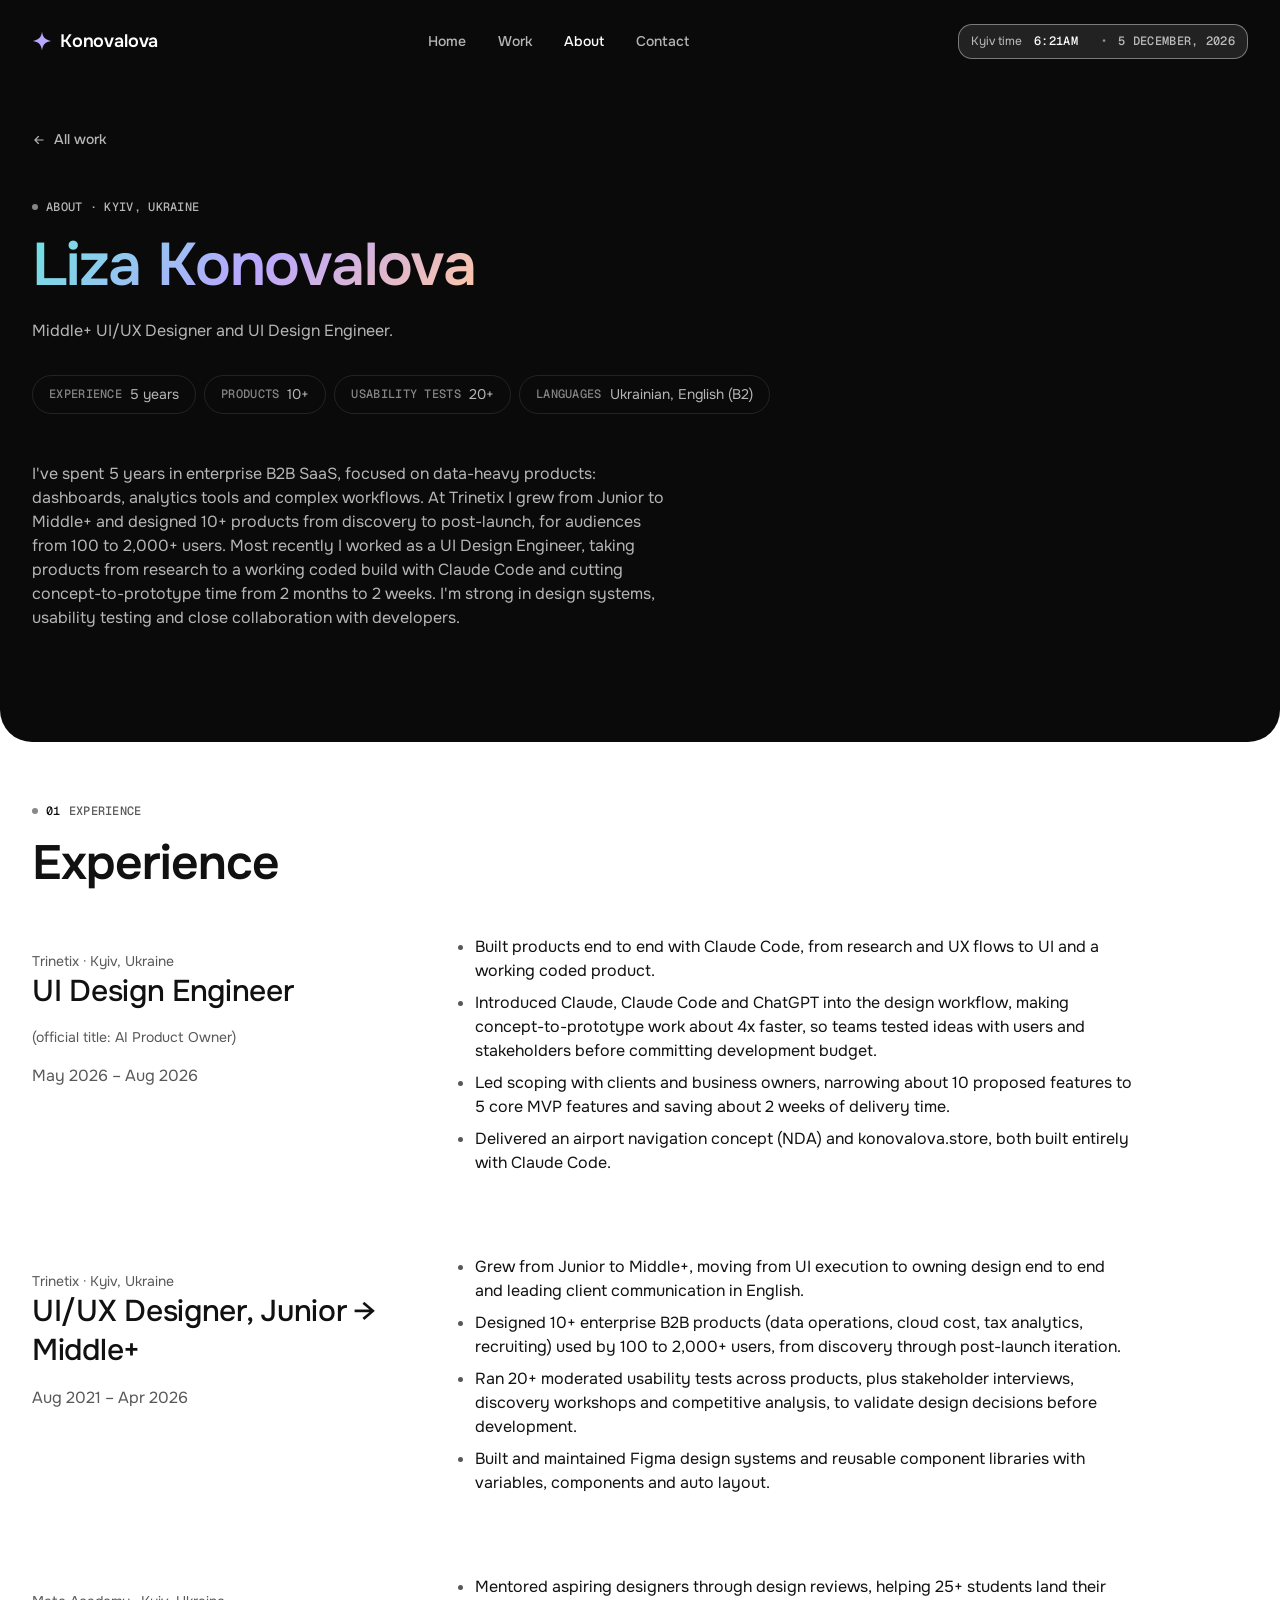
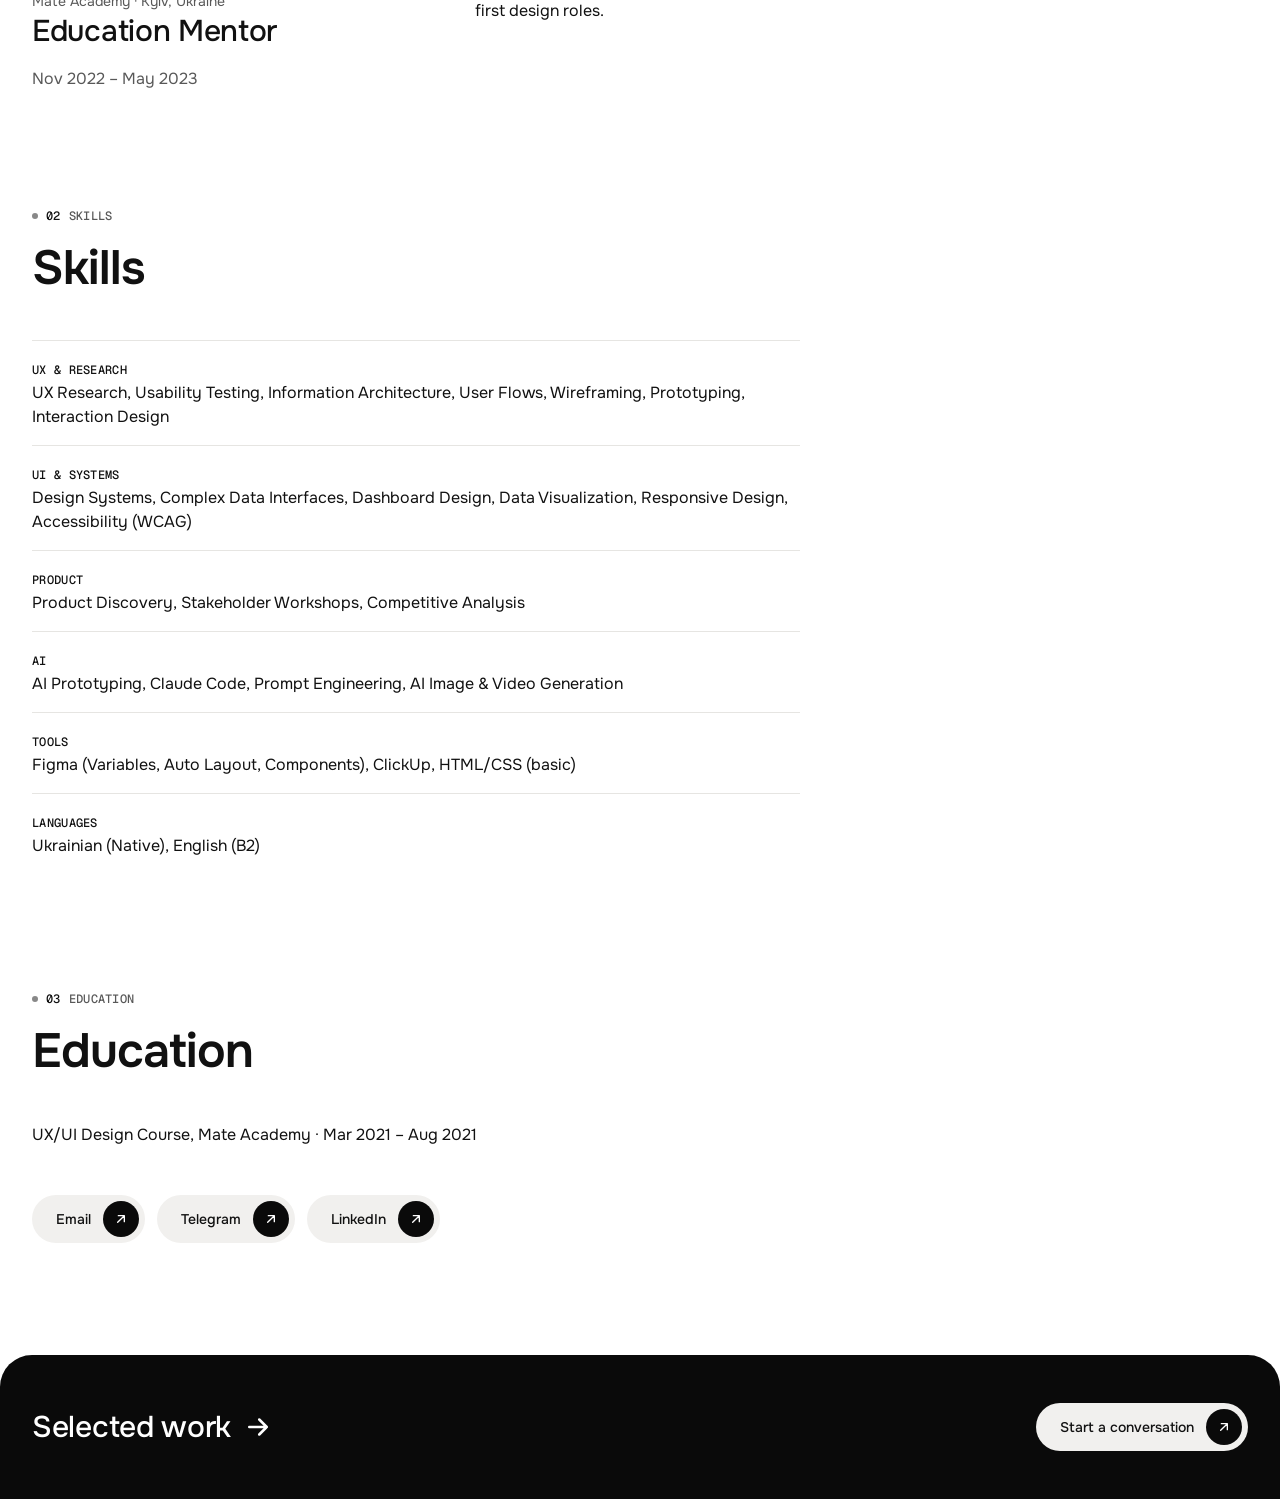
<file: about/index.html>
<!doctype html>
<html lang="en">
<head>
<meta charset="utf-8">
<meta name="viewport" content="width=device-width, initial-scale=1, viewport-fit=cover">
<title>About — Konovalova</title>
<meta name="description" content="Liza Konovalova, Middle+ UI/UX Designer and UI Design Engineer in Kyiv. Enterprise B2B SaaS, data-heavy products.">
<link rel="icon" href="data:image/svg+xml,%3Csvg xmlns='http://www.w3.org/2000/svg' viewBox='0 0 48 48'%3E%3Cpath fill='%230a0a0a' d='M24 2c2.2 13.8 7.9 19.6 22 22-14.1 2.4-19.8 8.2-22 22-2.2-13.8-7.9-19.6-22-22 14.1-2.4 19.8-8.2 22-22Z'/%3E%3C/svg%3E">
<meta name="theme-color" content="#0a0a0a">
<link rel="preconnect" href="https://fonts.googleapis.com">
<link rel="preconnect" href="https://fonts.gstatic.com" crossorigin>
<link rel="stylesheet" href="https://fonts.googleapis.com/css2?family=Onest:wght@400;500;600&family=Geist+Mono:wght@500&display=swap">
<link rel="stylesheet" href="../shared/type.css?v=20261113">
<link rel="stylesheet" href="../shared/components.css?v=20261113">
<link rel="stylesheet" href="../cases/shared/case.css?v=20261113">
<style>
/* About page: the row of contact buttons under Education (shared .pill, §4.1); gap = the .75rem used across case blocks */
.ab-links{display:flex;flex-wrap:wrap;gap:.75rem}
/* "(opens in a new tab)" for screen readers only (the homepage defines .sr in its own styles) */
.ab-links .sr{position:absolute;width:1px;height:1px;overflow:hidden;clip-path:inset(50%);white-space:nowrap}
</style>
</head>
<body>

<svg width="0" height="0" style="position:absolute" aria-hidden="true">
  <symbol id="i-logo" viewBox="0 0 48 48"><path fill="currentColor" d="M24 2c2.2 13.8 7.9 19.6 22 22-14.1 2.4-19.8 8.2-22 22-2.2-13.8-7.9-19.6-22-22 14.1-2.4 19.8-8.2 22-22Z"/></symbol>
  <symbol id="i-r" viewBox="0 0 24 24"><path fill="none" stroke="currentColor" stroke-width="2" stroke-linecap="round" stroke-linejoin="round" d="M5 12h14M13 6l6 6-6 6"/></symbol>
  <symbol id="i-l" viewBox="0 0 24 24"><path fill="none" stroke="currentColor" stroke-width="2" stroke-linecap="round" stroke-linejoin="round" d="M19 12H5M11 6l-6 6 6 6"/></symbol>
  <symbol id="i-ur" viewBox="0 0 24 24"><path fill="none" stroke="currentColor" stroke-width="2" stroke-linecap="round" stroke-linejoin="round" d="M7 17 17 7M8 7h9v9"/></symbol>
</svg>

<a class="skip t-label" href="#main">Skip to content</a>

<div class="ink case-hero">
  <header class="top" id="hdr">
    <div class="shell">
      <a class="logo" href="../index.html" aria-label="Liza Konovalova, home" data-holo="md"><svg class="ico" aria-hidden="true"><use href="#i-logo"/></svg>Konovalova</a>
      <nav aria-label="Primary"><ul class="pnav t-label">
        <li><a href="../index.html#home">Home</a></li>
        <li><a href="../index.html#works">Work</a></li>
        <li><a href="index.html" aria-current="page">About</a></li>
        <li><a href="../index.html#contact">Contact</a></li>
      </ul></nav>
      <div class="chip t-caption"><span class="lbl">Kyiv time</span><span class="t t-mono" data-time>9:41am</span><span class="sep">•</span><span class="dt t-mono" data-date>5 November, 2026</span></div>
    </div>
  </header>

  <section class="shell intro" id="intro" aria-labelledby="intro-title">
    <a class="back t-label" href="../index.html#works" data-holo="md"><svg class="ico" aria-hidden="true"><use href="#i-l"/></svg>All work</a>
    <div><span class="eyebrow t-mono">About · Kyiv, Ukraine</span></div>
    <h1 class="t-h1" id="intro-title" tabindex="-1">Liza Konovalova</h1>
    <p class="sum t-body">Middle+ UI/UX Designer and UI Design Engineer.</p>
    <ul class="tags t-body-sm" aria-label="Facts">
      <li><b class="t-mono">Experience</b>5 years</li>
      <li><b class="t-mono">Products</b>10+</li>
      <li><b class="t-mono">Usability tests</b>20+</li>
      <li><b class="t-mono">Languages</b>Ukrainian, English (B2)</li>
    </ul>
    <p class="ctx t-body">I've spent 5 years in enterprise B2B SaaS, focused on data-heavy products: dashboards, analytics tools and complex workflows. At Trinetix I grew from Junior to Middle+ and designed 10+ products from discovery to post-launch, for audiences from 100 to 2,000+ users. Most recently I worked as a UI Design Engineer, taking products from research to a working coded build with Claude Code and cutting concept-to-prototype time from 2 months to 2 weeks. I'm strong in design systems, usability testing and close collaboration with developers.</p>
  </section>
</div>

<main id="main">
  <!-- About page (DESIGN.md §4.17 "About page"): the case shell and .cb-* components only, light body. Copy: ~/Documents/nxp_screens/about-copy.md (v1, from the CV). No phone number. -->

  <section class="shell cb-section" id="experience" aria-labelledby="experience-h">
    <div class="cb-head">
      <span class="eyebrow t-mono"><span class="cb-num">01</span>Experience</span>
      <h2 class="t-h2" id="experience-h">Experience</h2>
    </div>
    <div class="cb-feature">
      <div class="cb-ftext"><p class="t-body-sm">Trinetix · Kyiv, Ukraine</p><h3 class="t-h4">UI Design Engineer</h3><p class="t-body-sm">(official title: AI Product Owner)</p><p class="t-body">May 2026 – Aug 2026</p></div>
      <div class="cb-fmedia">
        <div class="cb-prose t-body"><ul>
            <li>Built products end to end with Claude Code, from research and UX flows to UI and a working coded product.</li>
            <li>Introduced Claude, Claude Code and ChatGPT into the design workflow, making concept-to-prototype work about 4x faster, so teams tested ideas with users and stakeholders before committing development budget.</li>
            <li>Led scoping with clients and business owners, narrowing about 10 proposed features to 5 core MVP features and saving about 2 weeks of delivery time.</li>
            <li>Delivered an airport navigation concept (NDA) and konovalova.store, both built entirely with Claude Code.</li>
        </ul></div>
      </div>
    </div>
    <div class="cb-feature">
      <div class="cb-ftext"><p class="t-body-sm">Trinetix · Kyiv, Ukraine</p><h3 class="t-h4">UI/UX Designer, Junior → Middle+</h3><p class="t-body">Aug 2021 – Apr 2026</p></div>
      <div class="cb-fmedia">
        <div class="cb-prose t-body"><ul>
            <li>Grew from Junior to Middle+, moving from UI execution to owning design end to end and leading client communication in English.</li>
            <li>Designed 10+ enterprise B2B products (data operations, cloud cost, tax analytics, recruiting) used by 100 to 2,000+ users, from discovery through post-launch iteration.</li>
            <li>Ran 20+ moderated usability tests across products, plus stakeholder interviews, discovery workshops and competitive analysis, to validate design decisions before development.</li>
            <li>Built and maintained Figma design systems and reusable component libraries with variables, components and auto layout.</li>
        </ul></div>
      </div>
    </div>
    <div class="cb-feature">
      <div class="cb-ftext"><p class="t-body-sm">Mate Academy · Kyiv, Ukraine</p><h3 class="t-h4">Education Mentor</h3><p class="t-body">Nov 2022 – May 2023</p></div>
      <div class="cb-fmedia">
        <div class="cb-prose t-body"><ul>
            <li>Mentored aspiring designers through design reviews, helping 25+ students land their first design roles.</li>
        </ul></div>
      </div>
    </div>
  </section>

  <section class="shell cb-section" id="skills" aria-labelledby="skills-h">
    <div class="cb-head">
      <span class="eyebrow t-mono"><span class="cb-num">02</span>Skills</span>
      <h2 class="t-h2" id="skills-h">Skills</h2>
    </div>
    <ul class="cb-outcomes t-body">
      <li><span class="t-mono">UX &amp; Research</span><p>UX Research, Usability Testing, Information Architecture, User Flows, Wireframing, Prototyping, Interaction Design</p></li>
      <li><span class="t-mono">UI &amp; Systems</span><p>Design Systems, Complex Data Interfaces, Dashboard Design, Data Visualization, Responsive Design, Accessibility (WCAG)</p></li>
      <li><span class="t-mono">Product</span><p>Product Discovery, Stakeholder Workshops, Competitive Analysis</p></li>
      <li><span class="t-mono">AI</span><p>AI Prototyping, Claude Code, Prompt Engineering, AI Image &amp; Video Generation</p></li>
      <li><span class="t-mono">Tools</span><p>Figma (Variables, Auto Layout, Components), ClickUp, HTML/CSS (basic)</p></li>
      <li><span class="t-mono">Languages</span><p>Ukrainian (Native), English (B2)</p></li>
    </ul>
  </section>

  <section class="shell cb-section" id="education" aria-labelledby="education-h">
    <div class="cb-head">
      <span class="eyebrow t-mono"><span class="cb-num">03</span>Education</span>
      <h2 class="t-h2" id="education-h">Education</h2>
    </div>
    <div class="cb-flow">
      <div class="cb-prose t-body"><p>UX/UI Design Course, Mate Academy · Mar 2021 – Aug 2021</p></div>
      <div class="ab-links" aria-label="Contact">
        <a class="pill light arrow" href="mailto:bet.konovalova@gmail.com" aria-label="Email bet.konovalova@gmail.com">Email<span class="bd"><svg class="ico ur" aria-hidden="true"><use href="#i-ur"/></svg></span></a>
        <a class="pill light arrow" href="https://t.me/nvrfrgtlz" target="_blank" rel="noopener noreferrer" aria-label="Telegram @nvrfrgtlz (opens in a new tab)">Telegram<span class="sr"> (opens in a new tab)</span><span class="bd"><svg class="ico ur" aria-hidden="true"><use href="#i-ur"/></svg></span></a>
        <a class="pill light arrow" href="https://www.linkedin.com/in/liza-konovalova-35927a20b" target="_blank" rel="noopener noreferrer" aria-label="LinkedIn Liza Konovalova (opens in a new tab)">LinkedIn<span class="sr"> (opens in a new tab)</span><span class="bd"><svg class="ico ur" aria-hidden="true"><use href="#i-ur"/></svg></span></a>
      </div>
    </div>
  </section>
</main>

<!-- End block (DESIGN.md §4.17): left "Selected work →" to the homepage work section, right the standard contact button. -->
<section class="ink case-end" id="case-end" aria-label="Next">
  <div class="shell">
    <a class="cend-next" href="../index.html#works" data-holo="md"><span class="t t-h4">Selected work<svg class="ico r" aria-hidden="true"><use href="#i-r"/></svg></span></a>
    <a class="pill light arrow" href="../index.html#contact" data-holo="md">Start a conversation<span class="bd"><svg class="ico ur" aria-hidden="true"><use href="#i-ur"/></svg></span></a>
  </div>
</section>

<script src="../cases/shared/case.js?v=20261113"></script>
<script src="../shared/totop.js?v=20261113" defer></script>
</body>
</html>
</file>
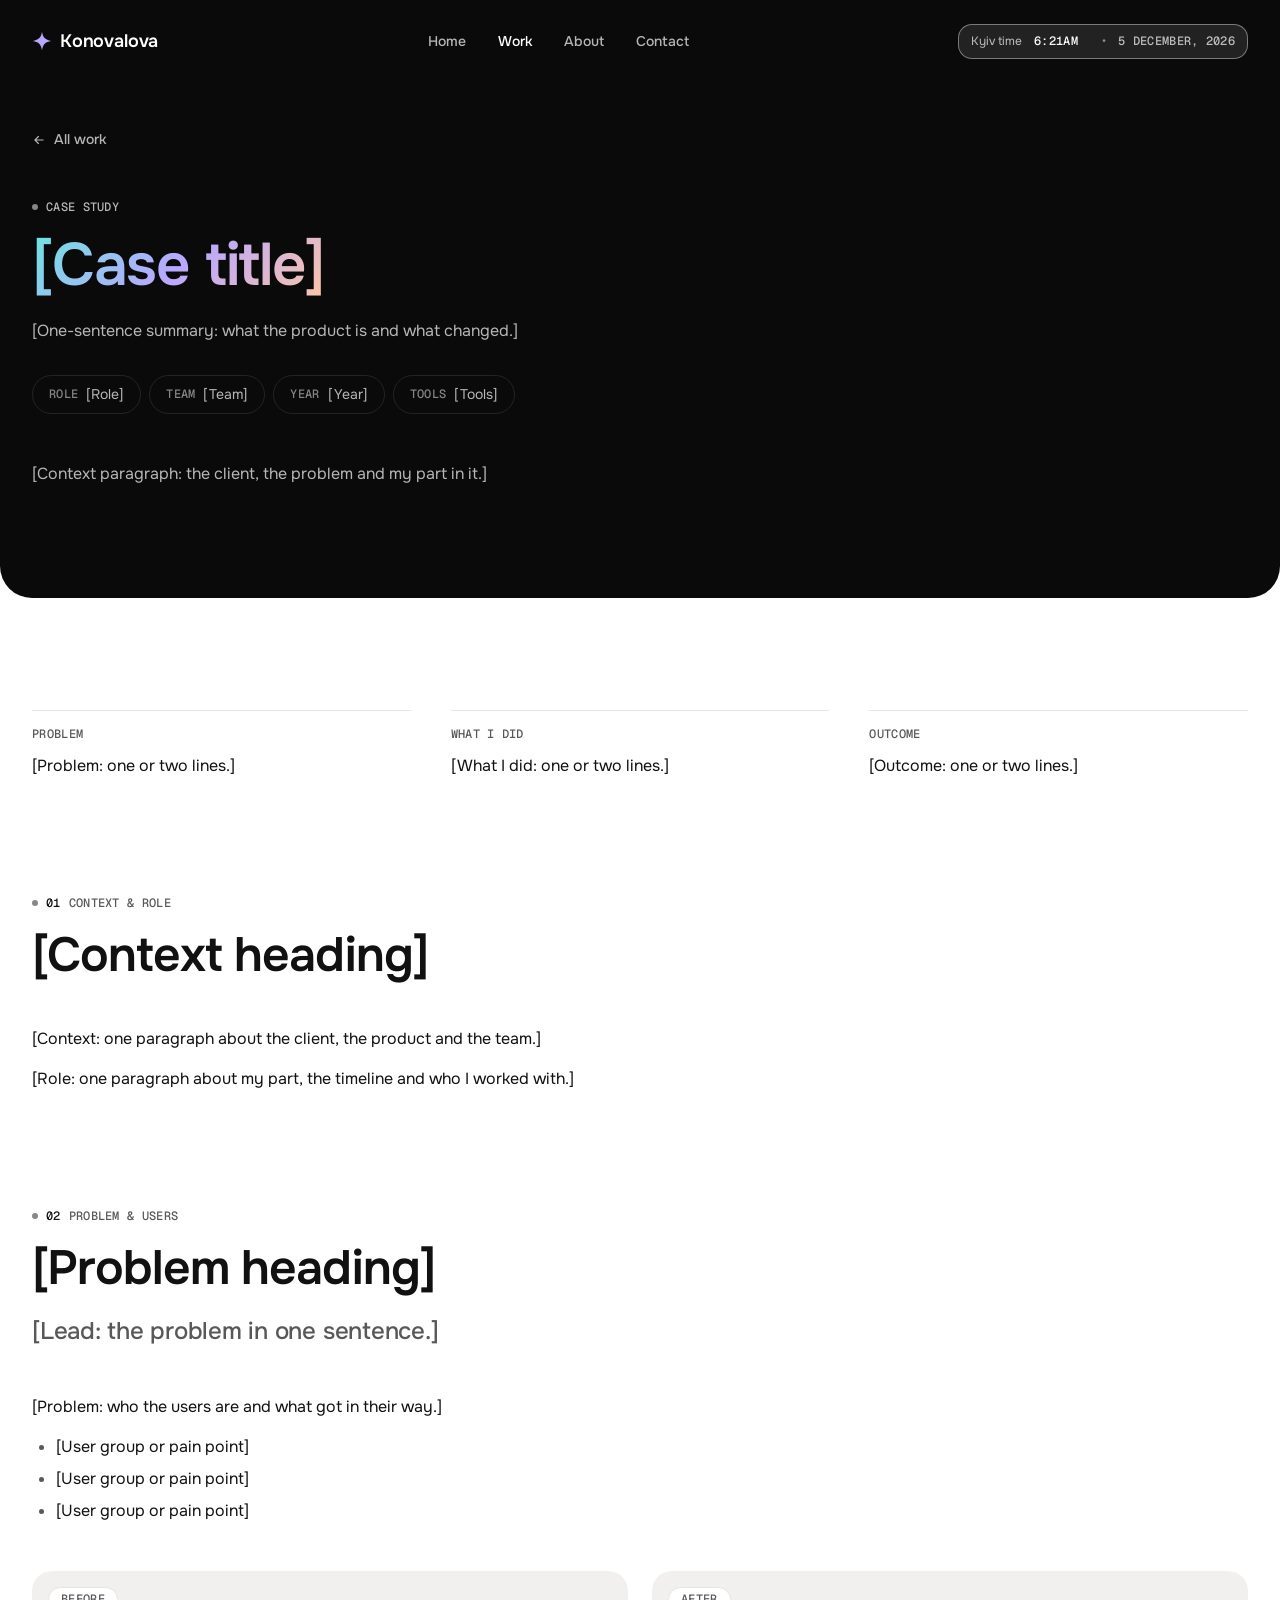
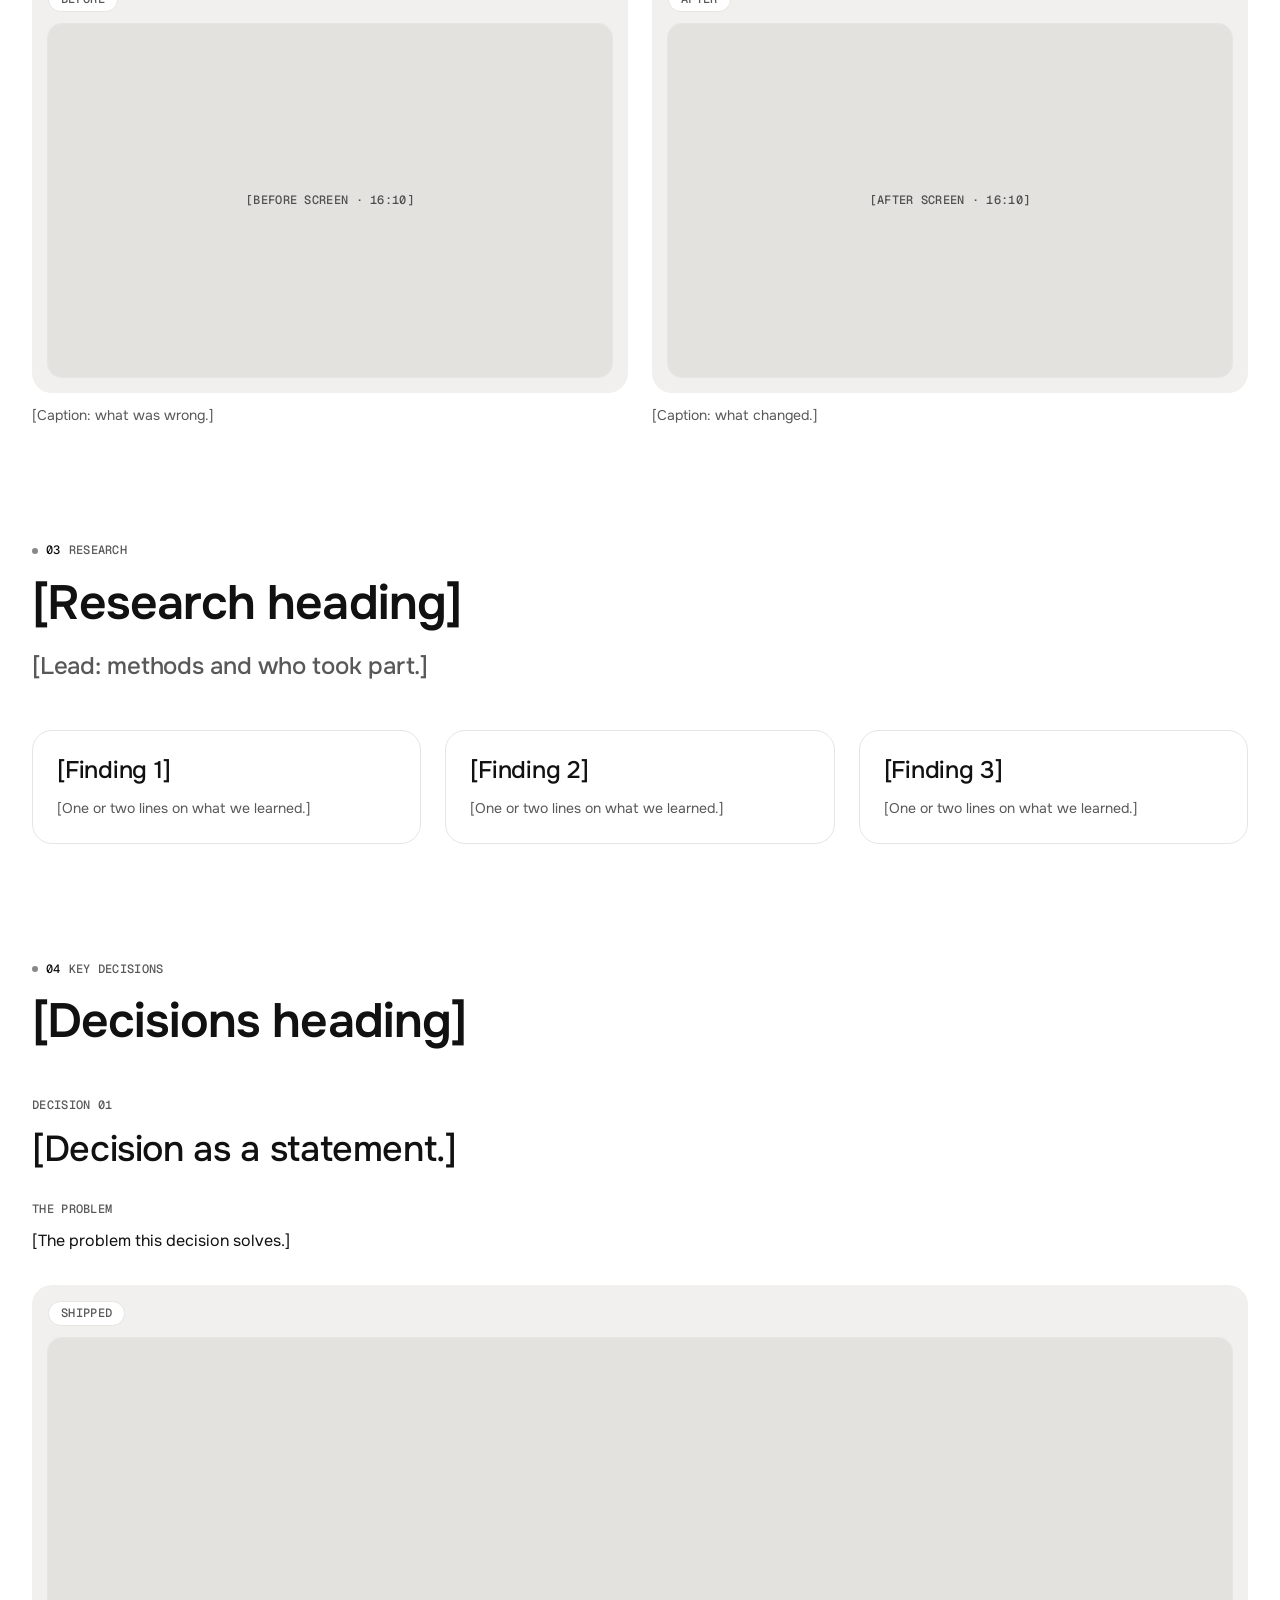
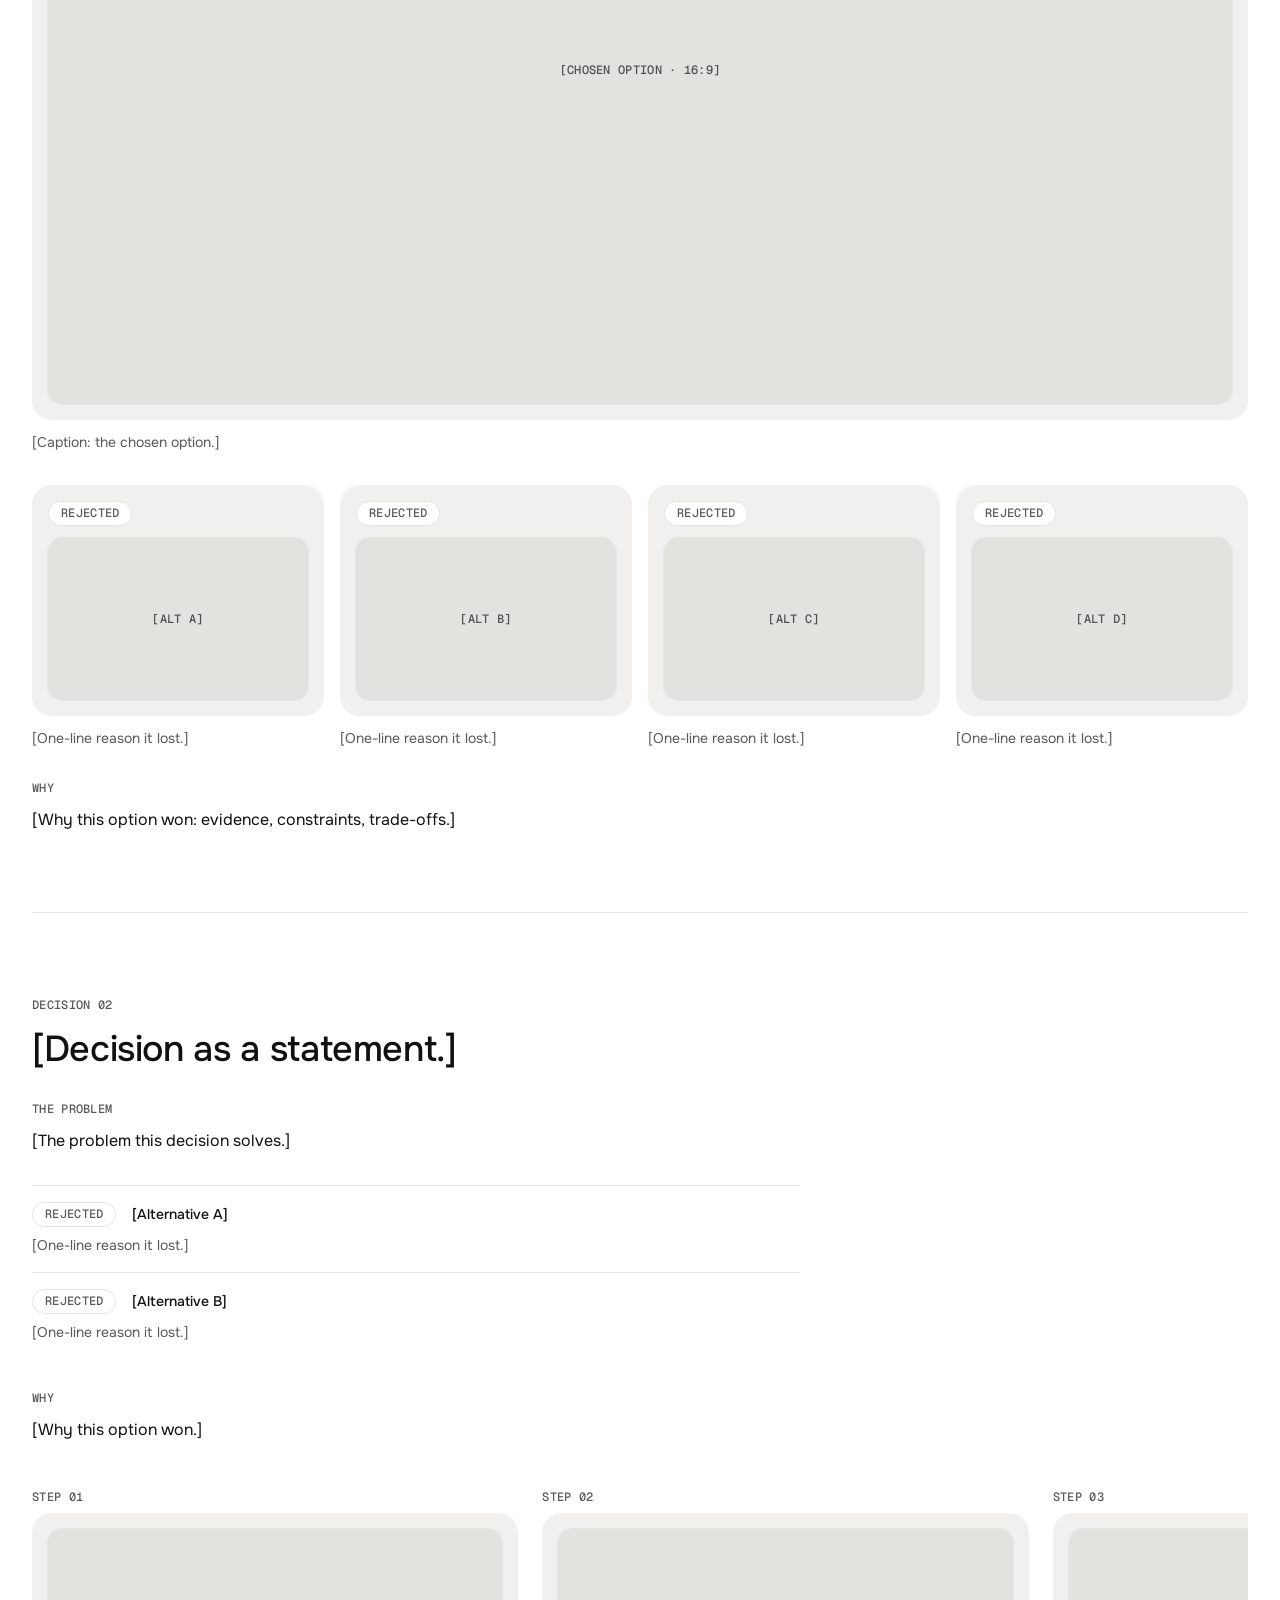
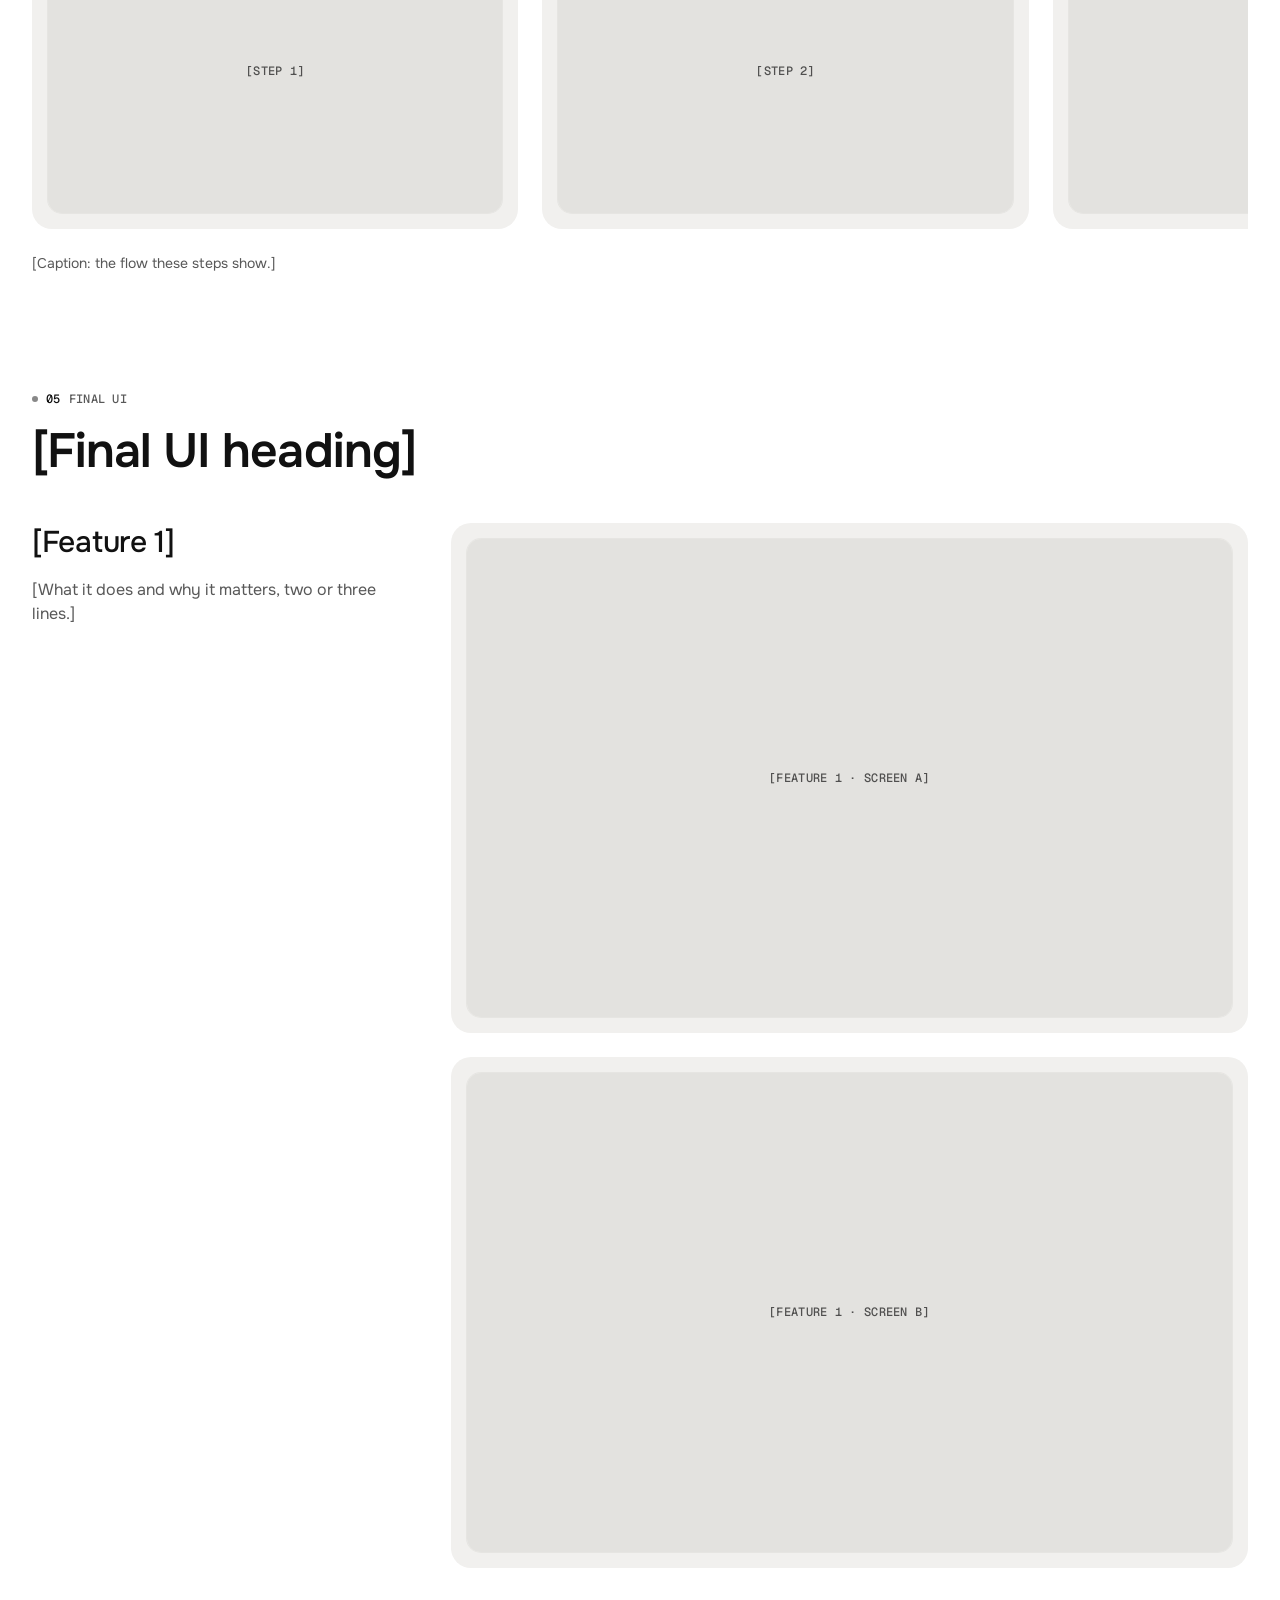
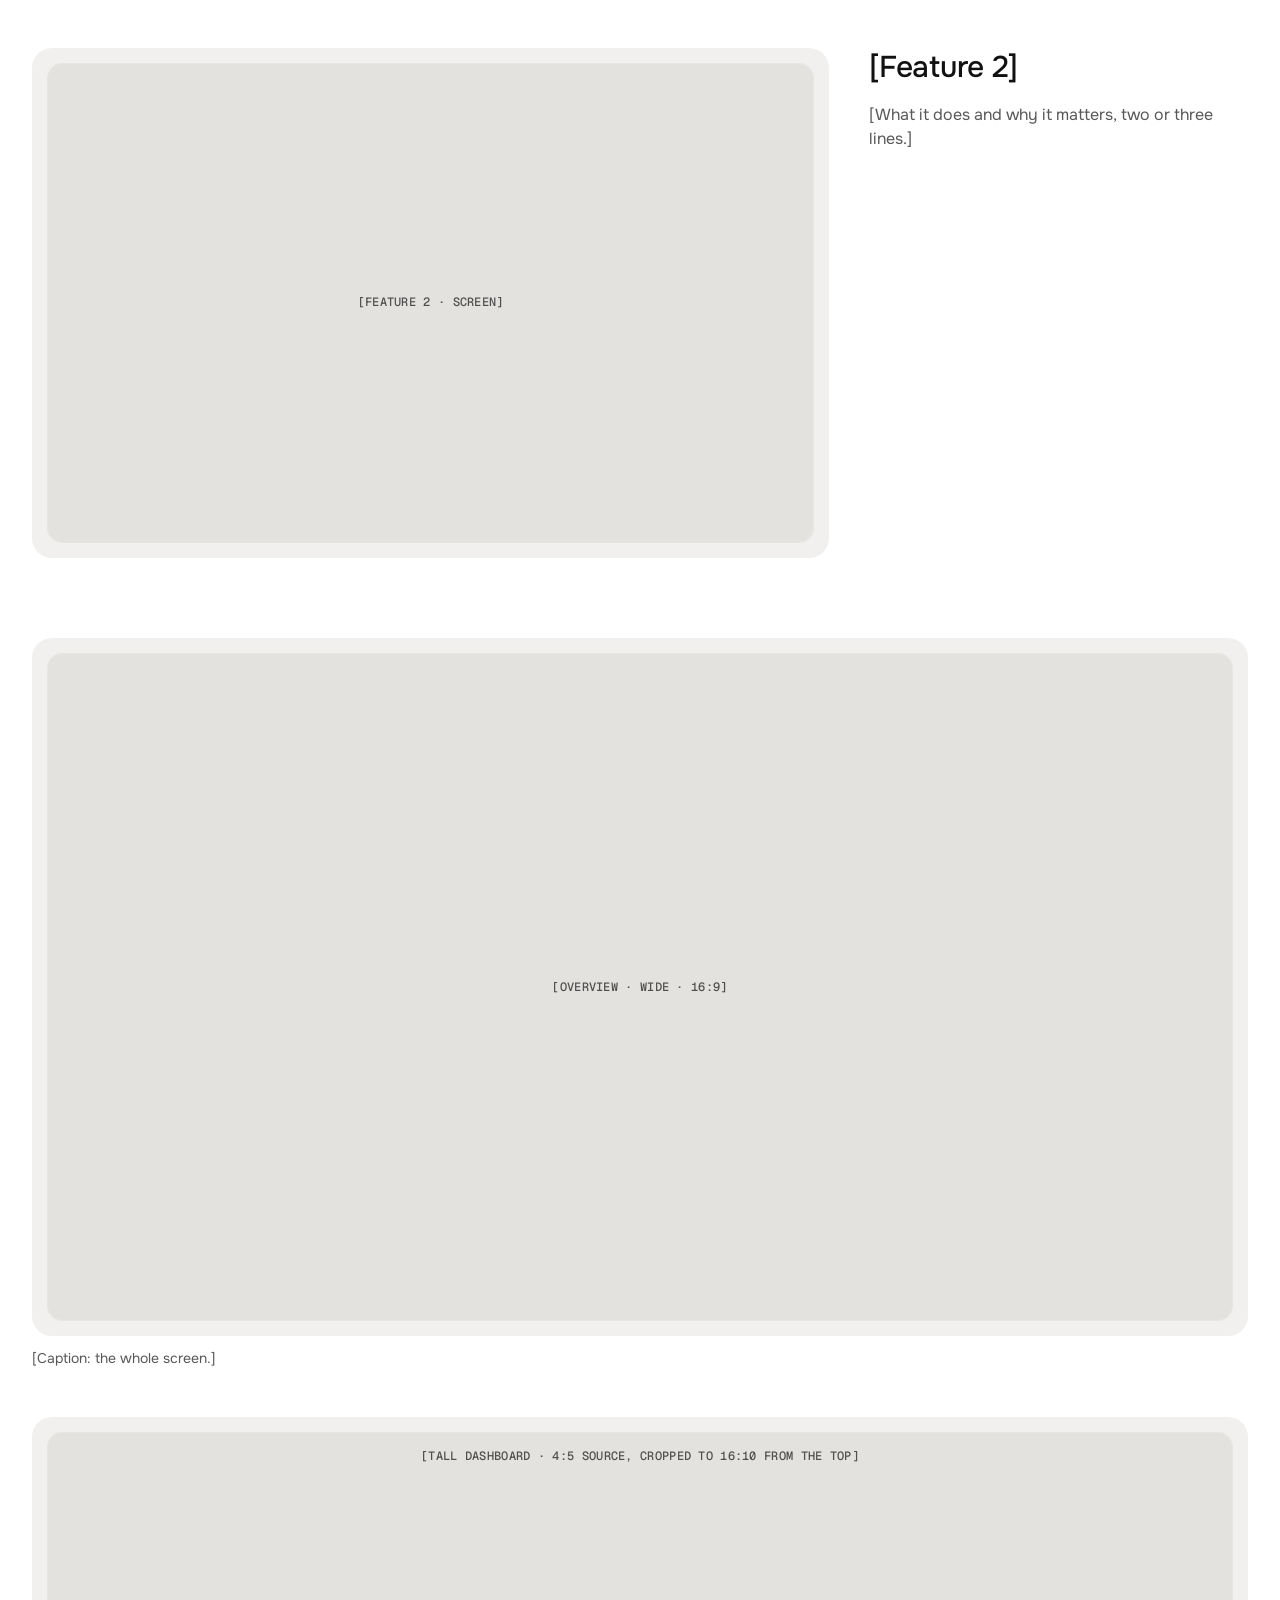
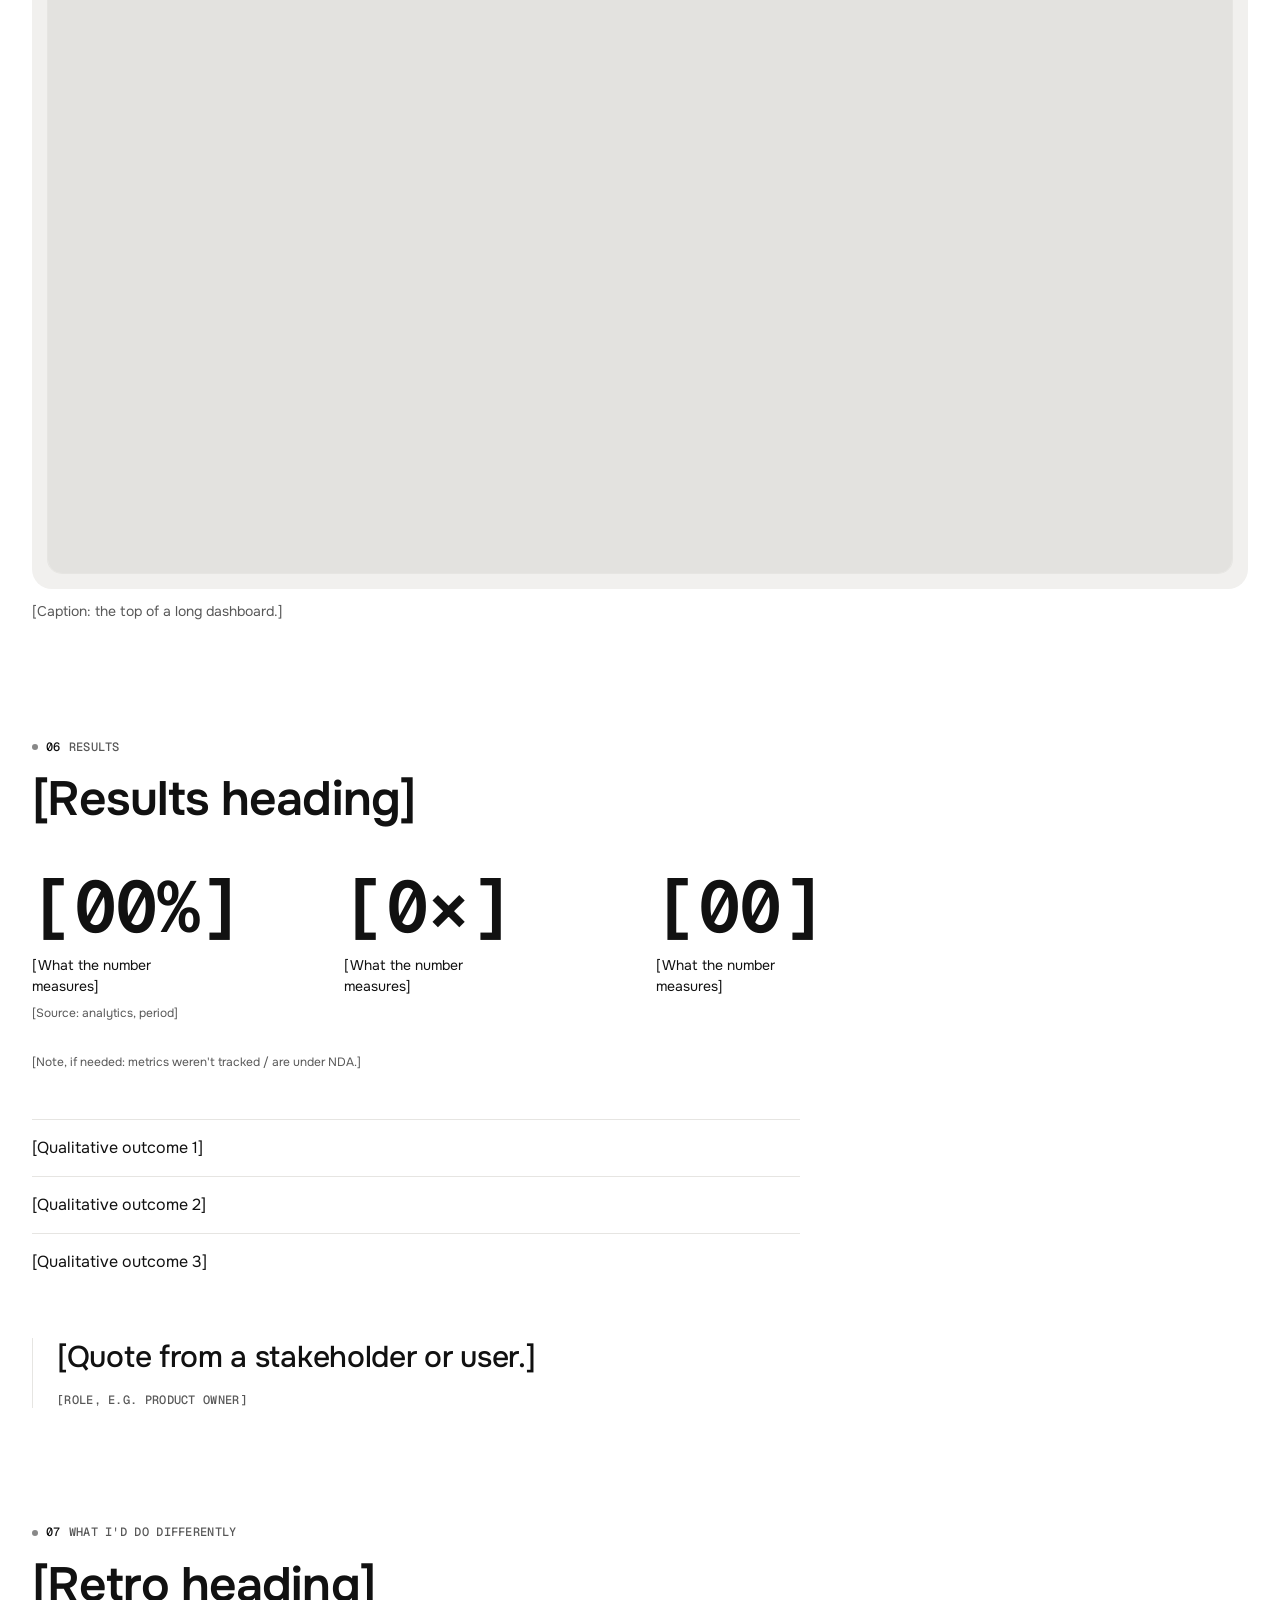
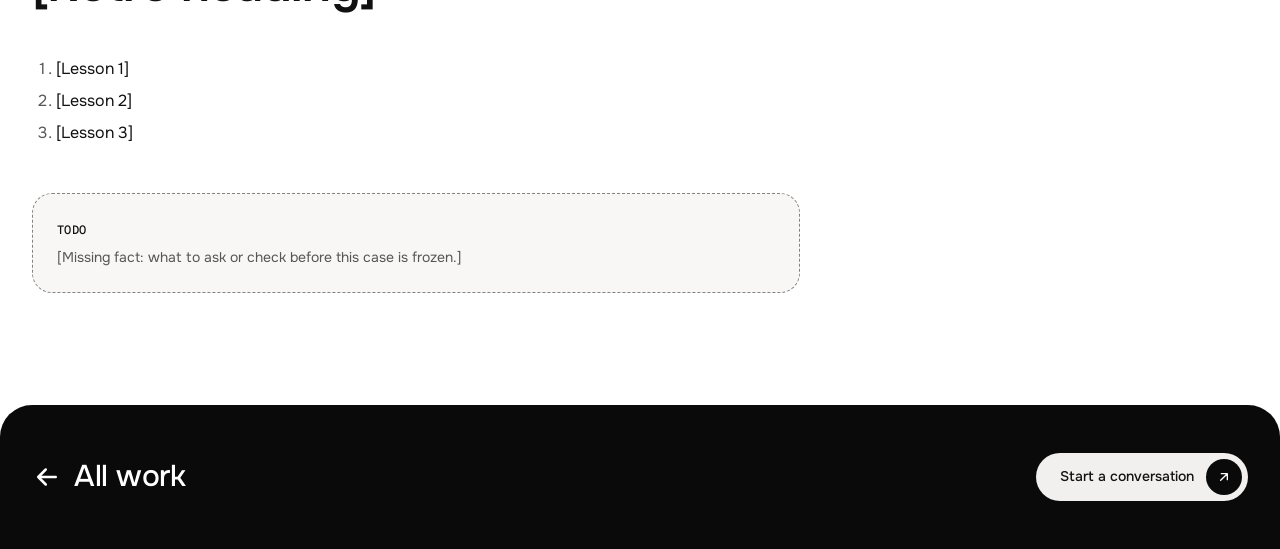
<file: cases/_template/index.html>
<!doctype html>
<!-- Copy to cases/<slug>/index.html. Do not restyle the shell; change it only in cases/shared/case.css.
     Shell spec: DESIGN.md §4.17. Replace every [placeholder]. The case's own styles go inside <main> under its own
     scope class and token prefix (like .digest / --dg-*), documented as a DESIGN.md §5.x section.
     The droplet cursor (#drop, #lens) is added to this template after backlog #25. -->
<html lang="en">
<head>
<meta charset="utf-8">
<meta name="viewport" content="width=device-width, initial-scale=1, viewport-fit=cover">
<title>[Case title] — Konovalova</title>
<meta name="description" content="[One-sentence summary of the case.]">
<link rel="icon" href="data:image/svg+xml,%3Csvg xmlns='http://www.w3.org/2000/svg' viewBox='0 0 48 48'%3E%3Cpath fill='%230a0a0a' d='M24 2c2.2 13.8 7.9 19.6 22 22-14.1 2.4-19.8 8.2-22 22-2.2-13.8-7.9-19.6-22-22 14.1-2.4 19.8-8.2 22-22Z'/%3E%3C/svg%3E">
<meta name="theme-color" content="#0a0a0a">
<link rel="preconnect" href="https://fonts.googleapis.com">
<link rel="preconnect" href="https://fonts.gstatic.com" crossorigin>
<link rel="stylesheet" href="https://fonts.googleapis.com/css2?family=Onest:wght@400;500;600&family=Geist+Mono:wght@500&display=swap">
<link rel="stylesheet" href="../../shared/type.css?v=20261113">
<link rel="stylesheet" href="../../shared/components.css?v=20261113">
<link rel="stylesheet" href="../shared/case.css?v=20261113">
</head>
<body>

<svg width="0" height="0" style="position:absolute" aria-hidden="true">
  <symbol id="i-logo" viewBox="0 0 48 48"><path fill="currentColor" d="M24 2c2.2 13.8 7.9 19.6 22 22-14.1 2.4-19.8 8.2-22 22-2.2-13.8-7.9-19.6-22-22 14.1-2.4 19.8-8.2 22-22Z"/></symbol>
  <symbol id="i-r" viewBox="0 0 24 24"><path fill="none" stroke="currentColor" stroke-width="2" stroke-linecap="round" stroke-linejoin="round" d="M5 12h14M13 6l6 6-6 6"/></symbol>
  <symbol id="i-l" viewBox="0 0 24 24"><path fill="none" stroke="currentColor" stroke-width="2" stroke-linecap="round" stroke-linejoin="round" d="M19 12H5M11 6l-6 6 6 6"/></symbol>
  <symbol id="i-ur" viewBox="0 0 24 24"><path fill="none" stroke="currentColor" stroke-width="2" stroke-linecap="round" stroke-linejoin="round" d="M7 17 17 7M8 7h9v9"/></symbol>
</svg>

<a class="skip t-label" href="#main">Skip to content</a>

<div class="ink case-hero">
  <header class="top" id="hdr">
    <div class="shell">
      <a class="logo" href="../../index.html" aria-label="Liza Konovalova, home" data-holo="md"><svg class="ico" aria-hidden="true"><use href="#i-logo"/></svg>Konovalova</a>
      <nav aria-label="Primary"><ul class="pnav t-label">
        <li><a href="../../index.html#home">Home</a></li>
        <li><a href="../../index.html#works" aria-current="page">Work</a></li>
        <li><a href="../../about/index.html">About</a></li>
        <li><a href="../../index.html#contact">Contact</a></li>
      </ul></nav>
      <div class="chip t-caption"><span class="lbl">Kyiv time</span><span class="t t-mono" data-time>9:41am</span><span class="sep">•</span><span class="dt t-mono" data-date>5 November, 2026</span></div>
    </div>
  </header>

  <section class="shell intro" id="intro" aria-labelledby="intro-title">
    <a class="back t-label" href="../../index.html#works" data-holo="md"><svg class="ico" aria-hidden="true"><use href="#i-l"/></svg>All work</a>
    <div><span class="eyebrow t-mono">Case study</span></div>
    <h1 class="t-h1" id="intro-title" tabindex="-1">[Case title]</h1>
    <p class="sum t-body">[One-sentence summary: what the product is and what changed.]</p>
    <ul class="tags t-body-sm" aria-label="Project facts">
      <li><b class="t-mono">Role</b>[Role]</li>
      <li><b class="t-mono">Team</b>[Team]</li>
      <li><b class="t-mono">Year</b>[Year]</li>
      <li><b class="t-mono">Tools</b>[Tools]</li>
    </ul>
    <p class="ctx t-body">[Context paragraph: the client, the problem and my part in it.]</p>
  </section>
</div>

<main id="main">
  <!-- Case body: the deep-case skeleton built from the .cb-* components (DESIGN.md §4.17 "Case body components").
       Images: each .cb-ph gray box stands for an <img src alt width height loading="lazy">; the first image on the page drops loading="lazy".
       Delete every .cb-todo before the case is frozen. -->

  <section class="shell cb-summary" aria-label="Summary">
    <dl>
      <div><dt class="t-mono">Problem</dt><dd class="t-body">[Problem: one or two lines.]</dd></div>
      <div><dt class="t-mono">What I did</dt><dd class="t-body">[What I did: one or two lines.]</dd></div>
      <div><dt class="t-mono">Outcome</dt><dd class="t-body">[Outcome: one or two lines.]</dd></div>
    </dl>
  </section>

  <section class="shell cb-section" id="context" aria-labelledby="context-h">
    <div class="cb-head">
      <span class="eyebrow t-mono"><span class="cb-num">01</span>Context &amp; role</span>
      <h2 class="t-h2" id="context-h">[Context heading]</h2>
    </div>
    <div class="cb-prose t-body">
      <p>[Context: one paragraph about the client, the product and the team.]</p>
      <p>[Role: one paragraph about my part, the timeline and who I worked with.]</p>
    </div>
  </section>

  <section class="shell cb-section" id="problem" aria-labelledby="problem-h">
    <div class="cb-head">
      <span class="eyebrow t-mono"><span class="cb-num">02</span>Problem &amp; users</span>
      <h2 class="t-h2" id="problem-h">[Problem heading]</h2>
      <p class="cb-lead t-h5">[Lead: the problem in one sentence.]</p>
    </div>
    <div class="cb-flow">
      <div class="cb-prose t-body">
        <p>[Problem: who the users are and what got in their way.]</p>
        <ul>
          <li>[User group or pain point]</li>
          <li>[User group or pain point]</li>
          <li>[User group or pain point]</li>
        </ul>
      </div>
      <div class="cb-pair">
        <figure class="cb-figure">
          <div class="cb-frame"><span class="cb-tag t-mono">Before</span><div class="cb-media"><div class="cb-ph cb-ph--16x10 t-mono" role="img" aria-label="[Before: screen name]">[Before screen · 16:10]</div></div></div>
          <figcaption class="t-body-sm">[Caption: what was wrong.]</figcaption>
        </figure>
        <figure class="cb-figure">
          <div class="cb-frame"><span class="cb-tag t-mono">After</span><div class="cb-media"><div class="cb-ph cb-ph--16x10 t-mono" role="img" aria-label="[After: screen name]">[After screen · 16:10]</div></div></div>
          <figcaption class="t-body-sm">[Caption: what changed.]</figcaption>
        </figure>
      </div>
    </div>
  </section>

  <section class="shell cb-section" id="research" aria-labelledby="research-h">
    <div class="cb-head">
      <span class="eyebrow t-mono"><span class="cb-num">03</span>Research</span>
      <h2 class="t-h2" id="research-h">[Research heading]</h2>
      <p class="cb-lead t-h5">[Lead: methods and who took part.]</p>
    </div>
    <ul class="cb-cards">
      <li class="cb-card"><h3 class="t-h5">[Finding 1]</h3><p class="t-body-sm">[One or two lines on what we learned.]</p></li>
      <li class="cb-card"><h3 class="t-h5">[Finding 2]</h3><p class="t-body-sm">[One or two lines on what we learned.]</p></li>
      <li class="cb-card"><h3 class="t-h5">[Finding 3]</h3><p class="t-body-sm">[One or two lines on what we learned.]</p></li>
    </ul>
  </section>

  <section class="shell cb-section" id="decisions" aria-labelledby="decisions-h">
    <div class="cb-head">
      <span class="eyebrow t-mono"><span class="cb-num">04</span>Key decisions</span>
      <h2 class="t-h2" id="decisions-h">[Decisions heading]</h2>
    </div>
    <div class="cb-flow">
      <article class="cb-decision" aria-labelledby="d1-h">
        <div><span class="cb-dlabel t-mono">Decision 01</span><h3 class="t-h3" id="d1-h">[Decision as a statement.]</h3></div>
        <div class="cb-dblock"><h4 class="t-mono">The problem</h4><p class="t-body">[The problem this decision solves.]</p></div>
        <figure class="cb-figure">
          <div class="cb-frame"><span class="cb-tag t-mono">Shipped</span><div class="cb-media"><div class="cb-ph cb-ph--16x9 t-mono" role="img" aria-label="[Chosen option: screen name]">[Chosen option · 16:9]</div></div></div>
          <figcaption class="t-body-sm">[Caption: the chosen option.]</figcaption>
        </figure>
        <ul class="cb-alts" aria-label="Rejected alternatives">
          <li><figure class="cb-figure"><div class="cb-frame"><span class="cb-tag t-mono">Rejected</span><div class="cb-media"><div class="cb-ph cb-ph--16x10 t-mono" role="img" aria-label="[Alternative A]">[Alt A]</div></div></div><figcaption class="t-body-sm">[One-line reason it lost.]</figcaption></figure></li>
          <li><figure class="cb-figure"><div class="cb-frame"><span class="cb-tag t-mono">Rejected</span><div class="cb-media"><div class="cb-ph cb-ph--16x10 t-mono" role="img" aria-label="[Alternative B]">[Alt B]</div></div></div><figcaption class="t-body-sm">[One-line reason it lost.]</figcaption></figure></li>
          <li><figure class="cb-figure"><div class="cb-frame"><span class="cb-tag t-mono">Rejected</span><div class="cb-media"><div class="cb-ph cb-ph--16x10 t-mono" role="img" aria-label="[Alternative C]">[Alt C]</div></div></div><figcaption class="t-body-sm">[One-line reason it lost.]</figcaption></figure></li>
          <li><figure class="cb-figure"><div class="cb-frame"><span class="cb-tag t-mono">Rejected</span><div class="cb-media"><div class="cb-ph cb-ph--16x10 t-mono" role="img" aria-label="[Alternative D]">[Alt D]</div></div></div><figcaption class="t-body-sm">[One-line reason it lost.]</figcaption></figure></li>
        </ul>
        <div class="cb-dblock"><h4 class="t-mono">Why</h4><p class="t-body">[Why this option won: evidence, constraints, trade-offs.]</p></div>
      </article>

      <article class="cb-decision" aria-labelledby="d2-h">
        <div><span class="cb-dlabel t-mono">Decision 02</span><h3 class="t-h3" id="d2-h">[Decision as a statement.]</h3></div>
        <div class="cb-dblock"><h4 class="t-mono">The problem</h4><p class="t-body">[The problem this decision solves.]</p></div>
        <ul class="cb-alts-text" aria-label="Rejected alternatives">
          <li><span class="cb-tag t-mono">Rejected</span><b class="t-label">[Alternative A]</b><span class="t-body-sm">[One-line reason it lost.]</span></li>
          <li><span class="cb-tag t-mono">Rejected</span><b class="t-label">[Alternative B]</b><span class="t-body-sm">[One-line reason it lost.]</span></li>
        </ul>
        <div class="cb-dblock"><h4 class="t-mono">Why</h4><p class="t-body">[Why this option won.]</p></div>
      </article>

      <figure class="cb-figure">
        <div class="cb-steps" tabindex="0" role="region" aria-label="[Flow name], 4 steps">
          <ol>
            <li><span class="cb-sn t-mono">Step 01</span><div class="cb-frame"><div class="cb-media"><div class="cb-ph cb-ph--16x10 t-mono" role="img" aria-label="[Step 1 screen]">[Step 1]</div></div></div></li>
            <li><span class="cb-sn t-mono">Step 02</span><div class="cb-frame"><div class="cb-media"><div class="cb-ph cb-ph--16x10 t-mono" role="img" aria-label="[Step 2 screen]">[Step 2]</div></div></div></li>
            <li><span class="cb-sn t-mono">Step 03</span><div class="cb-frame"><div class="cb-media"><div class="cb-ph cb-ph--16x10 t-mono" role="img" aria-label="[Step 3 screen]">[Step 3]</div></div></div></li>
            <li><span class="cb-sn t-mono">Step 04</span><div class="cb-frame"><div class="cb-media"><div class="cb-ph cb-ph--16x10 t-mono" role="img" aria-label="[Step 4 screen]">[Step 4]</div></div></div></li>
          </ol>
        </div>
        <figcaption class="t-body-sm">[Caption: the flow these steps show.]</figcaption>
      </figure>
    </div>
  </section>

  <section class="shell cb-section" id="final-ui" aria-labelledby="final-h">
    <div class="cb-head">
      <span class="eyebrow t-mono"><span class="cb-num">05</span>Final UI</span>
      <h2 class="t-h2" id="final-h">[Final UI heading]</h2>
    </div>
    <div class="cb-feature">
      <div class="cb-ftext"><h3 class="t-h4">[Feature 1]</h3><p class="t-body">[What it does and why it matters, two or three lines.]</p></div>
      <div class="cb-fmedia cb-stack">
        <figure class="cb-figure"><div class="cb-frame"><div class="cb-media"><div class="cb-ph cb-ph--16x10 t-mono" role="img" aria-label="[Feature 1 screen A]">[Feature 1 · screen A]</div></div></div></figure>
        <figure class="cb-figure"><div class="cb-frame"><div class="cb-media"><div class="cb-ph cb-ph--16x10 t-mono" role="img" aria-label="[Feature 1 screen B]">[Feature 1 · screen B]</div></div></div></figure>
      </div>
    </div>
    <div class="cb-feature cb-feature--flip">
      <div class="cb-ftext"><h3 class="t-h4">[Feature 2]</h3><p class="t-body">[What it does and why it matters, two or three lines.]</p></div>
      <div class="cb-fmedia">
        <figure class="cb-figure"><div class="cb-frame"><div class="cb-media"><div class="cb-ph cb-ph--16x10 t-mono" role="img" aria-label="[Feature 2 screen]">[Feature 2 · screen]</div></div></div></figure>
      </div>
    </div>
    <div class="cb-flow">
      <figure class="cb-figure">
        <div class="cb-frame"><div class="cb-media"><div class="cb-ph cb-ph--16x9 t-mono" role="img" aria-label="[Overview screen]">[Overview · wide · 16:9]</div></div></div>
        <figcaption class="t-body-sm">[Caption: the whole screen.]</figcaption>
      </figure>
      <figure class="cb-figure cb-figure--crop">
        <div class="cb-frame"><div class="cb-media"><div class="cb-ph cb-ph--4x5 t-mono" role="img" aria-label="[Tall dashboard, top part]">[Tall dashboard · 4:5 source, cropped to 16:10 from the top]</div></div></div>
        <figcaption class="t-body-sm">[Caption: the top of a long dashboard.]</figcaption>
      </figure>
    </div>
  </section>

  <section class="shell cb-section" id="results" aria-labelledby="results-h">
    <div class="cb-head">
      <span class="eyebrow t-mono"><span class="cb-num">06</span>Results</span>
      <h2 class="t-h2" id="results-h">[Results heading]</h2>
    </div>
    <div class="cb-flow">
      <div>
        <dl class="cb-stats">
          <div><dt class="t-stat">[00%]</dt><dd class="t-body-sm">[What the number measures]<span class="cb-src t-caption">[Source: analytics, period]</span></dd></div>
          <div><dt class="t-stat">[0×]</dt><dd class="t-body-sm">[What the number measures]</dd></div>
          <div><dt class="t-stat">[00]</dt><dd class="t-body-sm">[What the number measures]</dd></div>
        </dl>
        <p class="cb-note t-caption">[Note, if needed: metrics weren't tracked / are under NDA.]</p>
      </div>
      <ul class="cb-outcomes t-body">
        <li>[Qualitative outcome 1]</li>
        <li>[Qualitative outcome 2]</li>
        <li>[Qualitative outcome 3]</li>
      </ul>
      <figure class="cb-quote">
        <blockquote class="t-h4"><p>[Quote from a stakeholder or user.]</p></blockquote>
        <figcaption class="t-mono">[Role, e.g. Product owner]</figcaption>
      </figure>
    </div>
  </section>

  <section class="shell cb-section" id="retro" aria-labelledby="retro-h">
    <div class="cb-head">
      <span class="eyebrow t-mono"><span class="cb-num">07</span>What I'd do differently</span>
      <h2 class="t-h2" id="retro-h">[Retro heading]</h2>
    </div>
    <div class="cb-flow">
      <div class="cb-prose t-body">
        <ol>
          <li>[Lesson 1]</li>
          <li>[Lesson 2]</li>
          <li>[Lesson 3]</li>
        </ol>
      </div>
      <aside class="cb-todo" aria-label="Todo">
        <span class="t-mono">Todo</span>
        <p class="t-body-sm">[Missing fact: what to ask or check before this case is frozen.]</p>
      </aside>
    </div>
  </section>
</main>

<!-- End block (DESIGN.md §4.17). With a next case, replace the left link with:
  <a class="cend-next" href="../[next-slug]/index.html" data-holo="md"><span class="k t-mono">Next case<svg class="ico r" aria-hidden="true"><use href="#i-r"/></svg></span><span class="t t-h4">[Next case title]</span></a>
-->
<section class="ink case-end" id="case-end" aria-label="Next">
  <div class="shell">
    <a class="cend-next" href="../../index.html#works" data-holo="md"><span class="t t-h4"><svg class="ico l" aria-hidden="true"><use href="#i-l"/></svg>All work</span></a>
    <a class="pill light arrow" href="../../index.html#contact" data-holo="md">Start a conversation<span class="bd"><svg class="ico ur" aria-hidden="true"><use href="#i-ur"/></svg></span></a>
  </div>
</section>

<script src="../shared/case.js?v=20261113"></script>
<script src="../../shared/totop.js?v=20261113" defer></script>
</body>
</html>
</file>
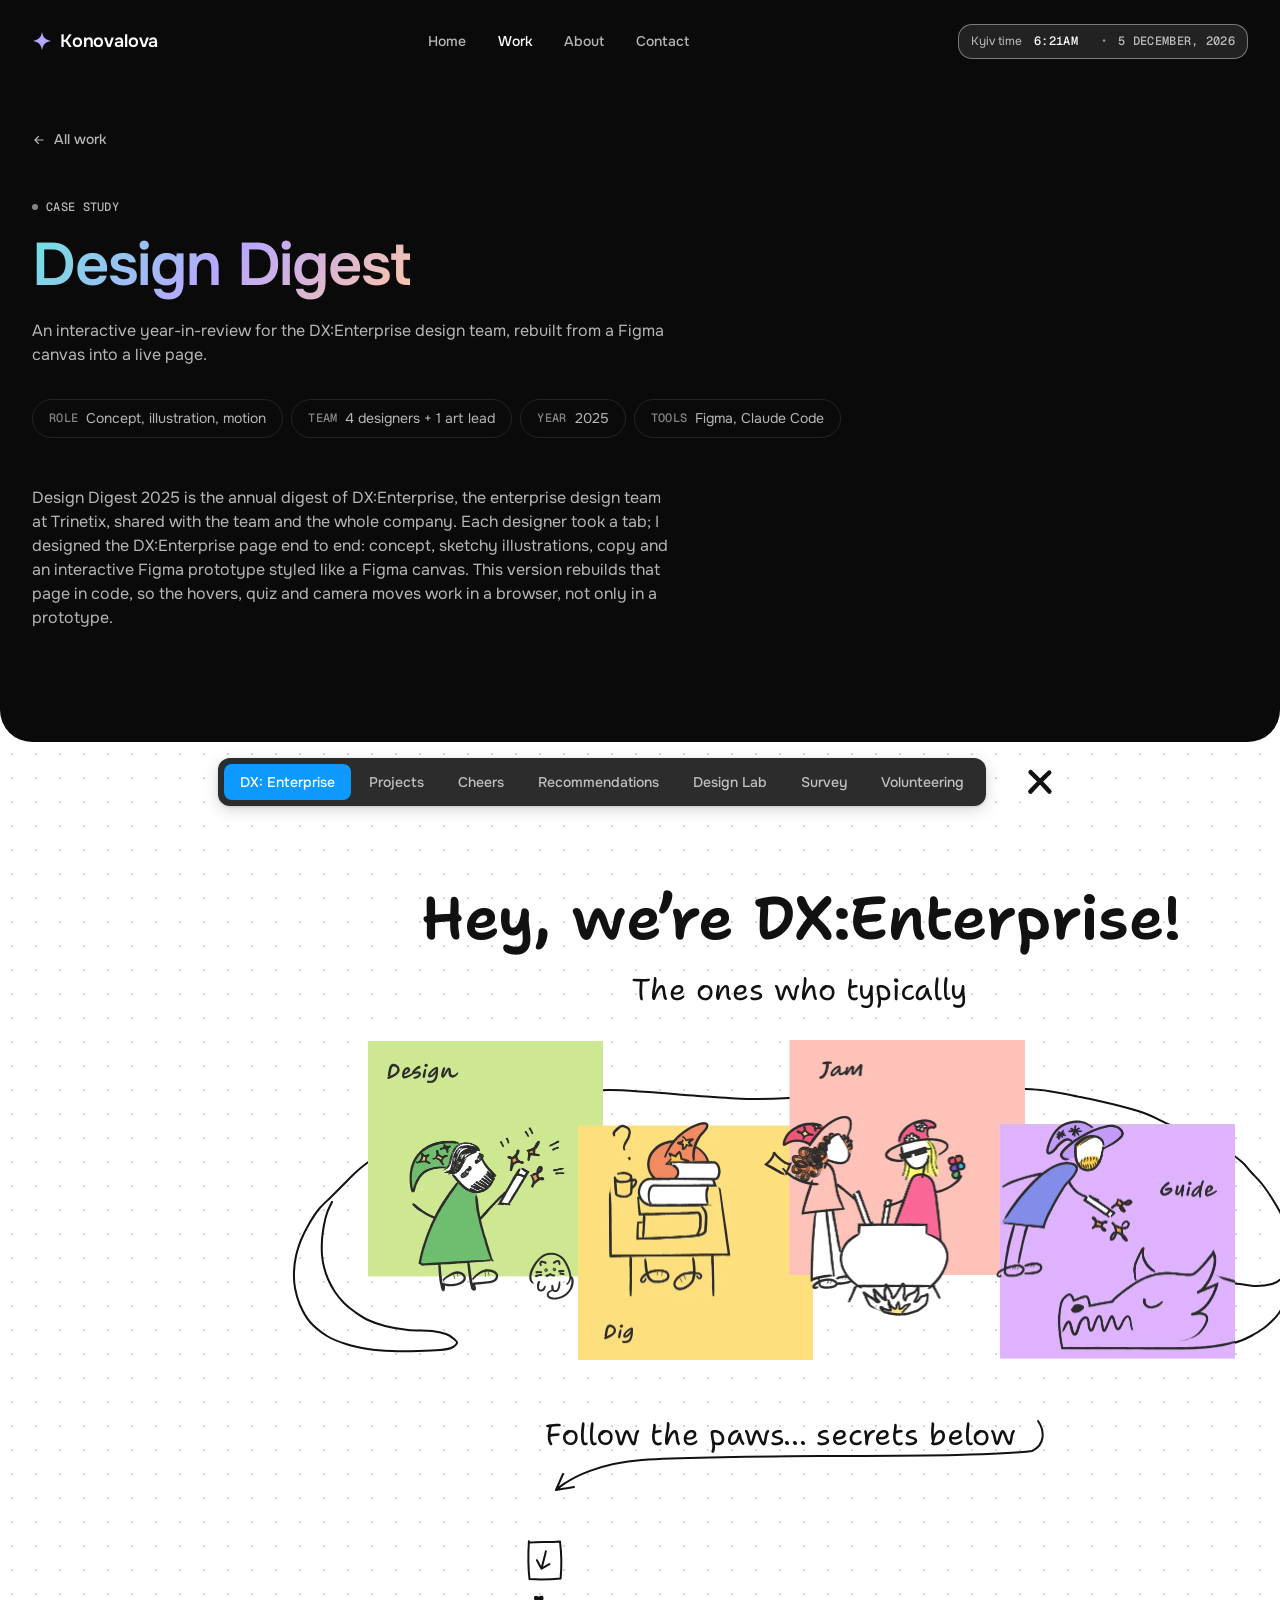
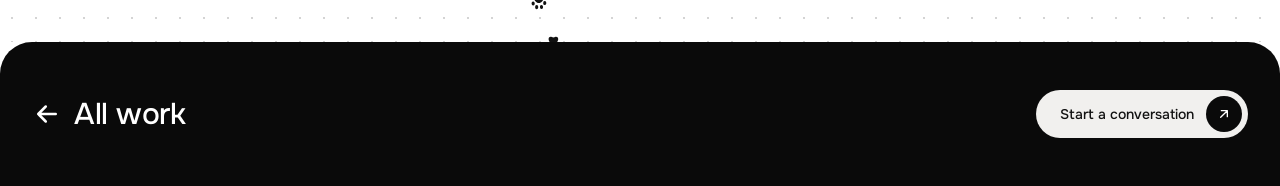
<file: cases/design-digest/index.html>
<!doctype html>
<html lang="en">
<head>
<meta charset="utf-8">
<meta name="viewport" content="width=device-width, initial-scale=1, viewport-fit=cover">
<title>Design Digest — Konovalova</title>
<link rel="icon" href="data:image/svg+xml,%3Csvg xmlns='http://www.w3.org/2000/svg' viewBox='0 0 48 48'%3E%3Cpath fill='%230a0a0a' d='M24 2c2.2 13.8 7.9 19.6 22 22-14.1 2.4-19.8 8.2-22 22-2.2-13.8-7.9-19.6-22-22 14.1-2.4 19.8-8.2 22-22Z'/%3E%3C/svg%3E">
<meta name="theme-color" content="#0a0a0a">
<link rel="preconnect" href="https://fonts.googleapis.com">
<link rel="preconnect" href="https://fonts.gstatic.com" crossorigin>
<link rel="stylesheet" href="https://fonts.googleapis.com/css2?family=Onest:wght@400;500;600&family=Geist+Mono:wght@500&display=swap">
<link rel="stylesheet" href="digest.css?v=20261113">
<link rel="stylesheet" href="../../shared/type.css?v=20261113">
<link rel="stylesheet" href="../../shared/components.css?v=20261113">
<link rel="stylesheet" href="../shared/case.css?v=20261113">
<style>
/* Page extras outside the shell (DESIGN.md §4.17). The shell is cases/shared/case.css; board styles live in digest.css under .digest */

/* glass droplet cursor (§5.2); moves into the case template after backlog #25 */
#drop{position:fixed;left:0;top:0;z-index:var(--z-cursor);pointer-events:none;will-change:transform}
#lens{position:fixed;left:0;top:0;border-radius:50%;z-index:var(--z-lens);pointer-events:none;backdrop-filter:var(--blur-lens);-webkit-backdrop-filter:var(--blur-lens);opacity:0}
@media (pointer:coarse){#drop,#lens{display:none}}
@media (prefers-reduced-motion:reduce){#drop,#lens{display:none}}
/* deferred until backlog #25, same as the homepage */
#drop,#lens{display:none}
</style>
</head>
<body>

<svg width="0" height="0" style="position:absolute" aria-hidden="true">
  <symbol id="i-logo" viewBox="0 0 48 48"><path fill="currentColor" d="M24 2c2.2 13.8 7.9 19.6 22 22-14.1 2.4-19.8 8.2-22 22-2.2-13.8-7.9-19.6-22-22 14.1-2.4 19.8-8.2 22-22Z"/></symbol>
  <symbol id="i-r" viewBox="0 0 24 24"><path fill="none" stroke="currentColor" stroke-width="2" stroke-linecap="round" stroke-linejoin="round" d="M5 12h14M13 6l6 6-6 6"/></symbol>
  <symbol id="i-l" viewBox="0 0 24 24"><path fill="none" stroke="currentColor" stroke-width="2" stroke-linecap="round" stroke-linejoin="round" d="M19 12H5M11 6l-6 6 6 6"/></symbol>
  <symbol id="i-ur" viewBox="0 0 24 24"><path fill="none" stroke="currentColor" stroke-width="2" stroke-linecap="round" stroke-linejoin="round" d="M7 17 17 7M8 7h9v9"/></symbol>
  <symbol id="i-x" viewBox="0 0 24 24"><path fill="none" stroke="currentColor" stroke-width="2" stroke-linecap="round" d="M4 4l16 16M20 4 4 20"/></symbol>
  <!-- Digest paw button (sketchy square, arrow points right and is rotated per button) and paw print for the trail -->
  <symbol id="i-paw-box" viewBox="0 0 44 44"><path fill="var(--background)" stroke="currentColor" stroke-width="2" stroke-linecap="round" stroke-linejoin="round" d="M7.4 4.6c9.4-.8 19.6-.3 30.6-1.2 1.5 12.2 1.8 24.7.6 37-10.5 1.1-20.7 1.2-31.1.7C6.2 30.2 6 17.9 6.9 3.2"/></symbol>
  <symbol id="i-paw-arrow" viewBox="0 0 44 44"><path fill="none" stroke="currentColor" stroke-width="2" stroke-linecap="round" stroke-linejoin="round" d="M13 22.6c5.6-.5 11.4-.2 17.6-.6M24.4 15.6c2.4 2.3 4.6 4.3 6.6 6.4-2.2 2.4-4.4 4.5-6.8 6.7"/></symbol>
  <symbol id="i-print" viewBox="0 0 18 18"><g fill="currentColor"><path d="M9 7.6c2.6 0 4.8 2.9 4.8 5.2 0 1.8-1.5 2.4-2.6 2.1-1-.3-1.5-.6-2.2-.6s-1.2.3-2.2.6c-1.1.3-2.6-.3-2.6-2.1 0-2.3 2.2-5.2 4.8-5.2Z"/><ellipse cx="3.2" cy="7.4" rx="1.6" ry="2"/><ellipse cx="6.6" cy="3.6" rx="1.6" ry="2.1"/><ellipse cx="11.4" cy="3.6" rx="1.6" ry="2.1"/><ellipse cx="14.8" cy="7.4" rx="1.6" ry="2"/></g></symbol>
</svg>

<a class="skip t-label" href="#main">Skip to content</a>

<div class="ink case-hero">
  <header class="top" id="hdr">
    <div class="shell">
      <a class="logo" href="../../index.html" aria-label="Liza Konovalova, home" data-holo="md"><svg class="ico" aria-hidden="true"><use href="#i-logo"/></svg>Konovalova</a>
      <nav aria-label="Primary"><ul class="pnav t-label">
        <li><a href="../../index.html#home">Home</a></li>
        <li><a href="../../index.html#works" aria-current="page">Work</a></li>
        <li><a href="../../about/index.html">About</a></li>
        <li><a href="../../index.html#contact">Contact</a></li>
      </ul></nav>
      <div class="chip t-caption"><span class="lbl">Kyiv time</span><span class="t t-mono" data-time>9:41am</span><span class="sep">•</span><span class="dt t-mono" data-date>4 November, 2026</span></div>
    </div>
  </header>

  <section class="shell intro" id="intro" aria-labelledby="intro-title">
    <a class="back t-label" href="../../index.html#works" data-holo="md"><svg class="ico" aria-hidden="true"><use href="#i-l"/></svg>All work</a>
    <div><span class="eyebrow t-mono">Case study</span></div>
    <h1 class="t-h1" id="intro-title" tabindex="-1">Design Digest</h1>
    <p class="sum t-body">An interactive year-in-review for the DX:Enterprise design team, rebuilt from a Figma canvas into a live page.</p>
    <ul class="tags t-body-sm" aria-label="Project facts">
      <li><b class="t-mono">Role</b>Concept, illustration, motion</li>
      <li><b class="t-mono">Team</b>4 designers + 1 art lead</li>
      <li><b class="t-mono">Year</b>2025</li>
      <li><b class="t-mono">Tools</b>Figma, Claude Code</li>
    </ul>
    <p class="ctx t-body">Design Digest 2025 is the annual digest of DX:Enterprise, the enterprise design team at Trinetix, shared with the team and the whole company. Each designer took a tab; I designed the DX:Enterprise page end to end: concept, sketchy illustrations, copy and an interactive Figma prototype styled like a Figma canvas. This version rebuilds that page in code, so the hovers, quiz and camera moves work in a browser, not only in a prototype.</p>
  </section>
</div>

<main id="main">
  <a class="skip t-label" href="#case-end">Skip the board</a>

  <div class="digest" id="digest">
    <nav class="dg-nav" aria-label="Digest issues">
      <ul class="dg-tabs">
        <li><a class="dg-tab" href="#digest" aria-current="page">DX: Enterprise</a></li>
        <li><a class="dg-tab" aria-disabled="true" role="link">Projects</a></li>
        <li><a class="dg-tab" aria-disabled="true" role="link">Cheers</a></li>
        <li><a class="dg-tab" aria-disabled="true" role="link">Recommendations</a></li>
        <li><a class="dg-tab" aria-disabled="true" role="link">Design Lab</a></li>
        <li><a class="dg-tab" aria-disabled="true" role="link">Survey</a></li>
        <li><a class="dg-tab" aria-disabled="true" role="link">Volunteering</a></li>
      </ul>
      <button class="dg-close" id="dgClose" type="button" aria-label="Close Design Digest"><svg viewBox="0 0 28 28" aria-hidden="true" focusable="false"><path fill="none" stroke="currentColor" stroke-width="4.5" stroke-linecap="round" stroke-linejoin="round" d="M4.6 4.2c6.4 6 12.6 12.4 18.8 19.4M23.2 4.6C16.8 10.4 10.8 16.8 4.4 23.6"/></svg></button>
    </nav>
    <div class="dg-board" id="dgBoard" role="region" aria-label="Design Digest board. Drag, scroll or use the arrow keys to move around." tabindex="0">
      <div class="dg-world" id="dgWorld">
        <p class="dg-status" id="dgStatus">Loading the board…</p>
      </div>
    </div>
    <p class="sr" id="dgLive" role="status" aria-live="polite"></p>

    <!-- Hero: positions in hero px measured from assets/ref/board.png. Stickers sit at the default frame (square top-left minus the image's
         square offset); --hx/--hy/--hw place the hover frame relative to it so both squares line up. The loop sits under the stickers. -->
    <template id="tpl-hero">
      <div class="dg-art dg-hero">
        <p class="dg-hero-title" style="--sx:353;--sy:139;--sw:800">Hey, we’re DX:Enterprise!</p>
        <p class="dg-hero-sub" style="--sx:552;--sy:229;--sw:400">The ones who typically</p>
        <p class="dg-hero-follow" style="--sx:497;--sy:674;--sw:480">Follow the paws… secrets below</p>
        <svg class="dg-follow-line" viewBox="0 0 500 82" style="--sx:500;--sy:672;--sw:500" aria-hidden="true" focusable="false"><path fill="none" stroke="currentColor" stroke-width="2" stroke-linecap="round" stroke-linejoin="round" transform="translate(-500 -672)" d="M990 679c7 10 7 24-6 30-60 8-280 2-390 9-40 3-70 16-86 30m0 0 18-3m-18 3 7-16"/></svg>
        <svg class="dg-loop" viewBox="0 0 1016 280" style="--sx:236;--sy:336;--sw:1016" aria-hidden="true" focusable="false"><use href="assets/hero/loop.svg#loop"/></svg>
        <button class="dg-sticker" type="button" aria-label="Design with purpose" style="--i:0;--sx:320;--sy:299;--sw:235;--hx:-27.5;--hy:-10;--hw:262.5">
          <img class="dg-st-def" src="assets/hero/sticker-design-default@2x.webp" width="235" height="259" alt="" decoding="async">
          <img class="dg-st-hov" src="assets/hero/sticker-design-hover@2x.webp" width="263" height="286" alt="" decoding="async">
        </button>
        <button class="dg-sticker" type="button" aria-label="Dig into challenges" style="--i:1;--sx:530;--sy:379.5;--sw:235;--hx:-6.5;--hy:-14.5;--hw:239.5">
          <img class="dg-st-def" src="assets/hero/sticker-dig-default@2x.webp" width="235" height="239" alt="" decoding="async">
          <img class="dg-st-hov" src="assets/hero/sticker-dig-hover@2x.webp" width="240" height="296" alt="" decoding="async">
        </button>
        <button class="dg-sticker" type="button" aria-label="Jam as a team" style="--i:2;--sx:715.5;--sy:298;--sw:261.5;--hx:.5;--hy:-12.5;--hw:261">
          <img class="dg-st-def" src="assets/hero/sticker-jam-default@2x.webp" width="262" height="276" alt="" decoding="async">
          <img class="dg-st-hov" src="assets/hero/sticker-jam-hover@2x.webp" width="261" height="285" alt="" decoding="async">
        </button>
        <!-- Guide: both frames have the dragon's neck baked in outside the square; a CSS mask hides it so loop.svg isn't doubled -->
        <button class="dg-sticker dg-st-guide" type="button" aria-label="Guide the vision" style="--i:3;--sx:948;--sy:377.5;--sw:296.5;--hx:-5.5;--hy:.5;--hw:357.5">
          <img class="dg-st-def" src="assets/hero/sticker-guide-default@2x.webp" width="297" height="240" alt="" decoding="async">
          <img class="dg-st-hov" src="assets/hero/sticker-guide-hover@2x.webp" width="358" height="239" alt="" decoding="async">
        </button>
      </div>
    </template>

    <!-- Sections below: desktop positions are section px from board.png (.dg-at --l/--t/--wd); the mobile stack uses normal flow -->
    <template id="tpl-team">
      <h3 class="dg-at dg-h" style="--l:38;--t:146"><span class="dg-hl" style="--c:var(--dg-paw-green)">Our team</span></h3>
      <p class="dg-at dg-pill" style="--l:38;--t:208">or how we see each other</p>
      <div class="dg-at dg-team" style="--l:38;--t:255;--wd:1180;--ht:1490">
        <div role="group" aria-labelledby="dg-g-mgmt"><h4 id="dg-g-mgmt">Team management</h4>
          <ul class="dg-cards">
            <li><img src="assets/team/mgmt-1.webp" width="150" height="173" alt="" loading="lazy" decoding="async"><span>Portfolio Lead</span></li>
            <li><img src="assets/team/mgmt-2.webp" width="150" height="173" alt="" loading="lazy" decoding="async"><span>Delivery Director</span></li>
            <li><img src="assets/team/mgmt-3.webp" width="150" height="173" alt="" loading="lazy" decoding="async"><span>Art Director</span></li>
            <li><img src="assets/team/mgmt-4.webp" width="150" height="173" alt="" loading="lazy" decoding="async"><span>Project Manager</span></li>
            <li><img src="assets/team/mgmt-5.webp" width="150" height="173" alt="" loading="lazy" decoding="async"><span>Art Director, serving in the Armed Forces</span></li>
          </ul></div>
        <div role="group" aria-labelledby="dg-g-lead"><h4 id="dg-g-lead">Leads</h4>
          <ul class="dg-cards">
            <li><img src="assets/team/lead-1.webp" width="150" height="173" alt="" loading="lazy" decoding="async"><span>Project Lead</span></li>
            <li><img src="assets/team/lead-2.webp" width="150" height="173" alt="" loading="lazy" decoding="async"><span>Project Lead</span></li>
            <li><img src="assets/team/lead-3.webp" width="150" height="173" alt="" loading="lazy" decoding="async"><span>Project Lead</span></li>
            <li><img src="assets/team/lead-4.webp" width="150" height="173" alt="" loading="lazy" decoding="async"><span>Project Lead</span></li>
            <li><img src="assets/team/lead-5.webp" width="150" height="173" alt="" loading="lazy" decoding="async"><span>Project Lead</span></li>
            <li><img src="assets/team/lead-6.webp" width="150" height="173" alt="" loading="lazy" decoding="async"><span>Project Lead</span></li>
          </ul></div>
        <div role="group" aria-labelledby="dg-g-des"><h4 id="dg-g-des">Designers</h4>
          <ul class="dg-cards">
            <li><img src="assets/team/designer-1.webp" width="150" height="173" alt="" loading="lazy" decoding="async"><span>UX/UI designer</span></li>
            <li><img src="assets/team/designer-2.webp" width="150" height="173" alt="" loading="lazy" decoding="async"><span>UX/UI designer</span></li>
            <li><img src="assets/team/designer-3.webp" width="150" height="173" alt="" loading="lazy" decoding="async"><span>UI Front-end Developer</span></li>
            <li><img src="assets/team/designer-4.webp" width="150" height="173" alt="" loading="lazy" decoding="async"><span>UX/UI designer</span></li>
            <li><img src="assets/team/designer-5.webp" width="150" height="173" alt="" loading="lazy" decoding="async"><span>UX/UI designer</span></li>
            <li><img src="assets/team/designer-6.webp" width="150" height="173" alt="" loading="lazy" decoding="async"><span>UX/UI designer</span></li>
            <li><img src="assets/team/designer-7.webp" width="150" height="173" alt="" loading="lazy" decoding="async"><span>UX/UI designer</span></li>
            <li><img src="assets/team/designer-8.webp" width="150" height="173" alt="" loading="lazy" decoding="async"><span>UX/UI designer</span></li>
            <li><img src="assets/team/designer-9.webp" width="150" height="173" alt="" loading="lazy" decoding="async"><span>UX/UI designer</span></li>
            <li><img src="assets/team/designer-10.webp" width="150" height="173" alt="" loading="lazy" decoding="async"><span>UX/UI designer</span></li>
            <li><img src="assets/team/designer-11.webp" width="150" height="173" alt="" loading="lazy" decoding="async"><span>UX/UI designer</span></li>
            <li><img src="assets/team/designer-12.webp" width="150" height="173" alt="" loading="lazy" decoding="async"><span>UX/UI designer</span></li>
          </ul></div>
      </div>
    </template>

    <template id="tpl-what-we-do">
      <h3 class="dg-at dg-h" style="--l:35;--t:146"><span class="dg-hl" style="--c:var(--dg-paw-yellow)">What We Do</span></h3>
      <ul class="dg-at dg-wwd" style="--l:37;--t:228">
        <li tabindex="0" role="group" aria-label="Enterprise design"><img src="assets/static/wwd-enterprise.webp" width="297" height="438" alt="" loading="lazy" decoding="async"><span class="dg-wwd-t">Enterprise design</span><p class="dg-wwd-d">We translate complex business workflows into clean, human-friendly digital experiences</p></li>
        <li tabindex="0" role="group" aria-label="Accessibility"><img src="assets/static/wwd-accessibility.webp" width="297" height="438" alt="" loading="lazy" decoding="async"><span class="dg-wwd-t">Accessibility</span><p class="dg-wwd-d">We run accessibility reviews and design with empathy, making sure everyone can use what we create.</p></li>
        <li tabindex="0" role="group" aria-label="AI-driven user interfaces" style="--band:var(--dg-band-ai)"><img src="assets/static/wwd-ai.webp" width="297" height="438" alt="" loading="lazy" decoding="async"><span class="dg-wwd-t">AI-driven user interfaces</span><p class="dg-wwd-d">We create intuitive UIs that help users interact with AI in a way that feels natural and helpful</p></li>
        <li tabindex="0" role="group" aria-label="Graph design and Illustrations"><img src="assets/static/wwd-graph.webp" width="297" height="438" alt="" loading="lazy" decoding="async"><span class="dg-wwd-t">Graph design &amp; Illustrations</span><p class="dg-wwd-d">We design custom graphics and illustrations that make interfaces clearer, more engaging, and on-brand</p></li>
        <li tabindex="0" role="group" aria-label="Branding" style="--band:var(--dg-band-brand)"><img src="assets/static/wwd-branding.webp" width="297" height="438" alt="" loading="lazy" decoding="async"><span class="dg-wwd-t">Branding</span><p class="dg-wwd-d">We shape visual identities that tell stories, build trust, and support product goals</p></li>
      </ul>
    </template>

    <template id="tpl-quiz">
      <form class="dg-quiz" id="dgQuiz" novalidate>
        <h4 class="dg-quiz-title"><span aria-hidden="true">🤓</span> Quick design test?</h4>
        <fieldset data-answer="lego">
          <legend>1. Which logo has never been redesigned since 1962?</legend>
          <label><input type="radio" name="q1" value="lego"><span>LEGO</span></label>
          <label><input type="radio" name="q1" value="nasa"><span>NASA</span></label>
          <label><input type="radio" name="q1" value="ibm"><span>IBM</span></label>
        </fieldset>
        <fieldset data-answer="blue">
          <legend>2. Which color is most often associated with trust in UI?</legend>
          <label><input type="radio" name="q2" value="red"><span>Red</span></label>
          <label><input type="radio" name="q2" value="green"><span>Green</span></label>
          <label><input type="radio" name="q2" value="blue"><span>Blue</span></label>
        </fieldset>
        <fieldset data-answer="dark">
          <legend>3. Which term describes unfair design meant to trick users?</legend>
          <label><input type="radio" name="q3" value="fair"><span>Fair pattern</span></label>
          <label><input type="radio" name="q3" value="dark"><span>Dark pattern</span></label>
          <label><input type="radio" name="q3" value="gray"><span>Gray UI</span></label>
        </fieldset>
        <div class="dg-quiz-foot"><p class="dg-quiz-score" aria-hidden="true"></p><button type="button" class="dg-reset" hidden>Try again</button></div>
        <p class="sr" role="status" aria-live="polite"></p>
      </form>
    </template>

    <template id="tpl-values">
      <h3 class="dg-at dg-h" style="--l:55;--t:284"><span class="dg-hl" style="--c:var(--dg-paw-pink)">At work, we value most</span></h3>
      <img class="dg-at dg-wheel" src="assets/static/values-wheel.webp" width="654" height="654" alt="" style="--l:557;--t:206;--wd:654" loading="lazy" decoding="async">
      <div class="sr">
        <p>Values wheel, outer ring:</p>
        <ol><li>People</li><li>Purposeful design</li><li>Clear and honest communication</li><li>Taking initiative</li><li>A culture we love</li></ol>
        <p>Inner ring:</p>
        <ul><li>Learn</li><li>Share</li><li>Improve</li><li>Reflect</li><li>Repeat</li><li>Grow</li></ul>
      </div>
    </template>

    <template id="tpl-recipe">
      <img class="dg-at dg-burger" src="assets/static/burger.webp" width="348" height="561" alt="" style="--l:0;--t:174;--wd:348" loading="lazy" decoding="async">
      <svg class="dg-at dg-arrows" viewBox="290 220 190 450" style="--l:290;--t:220;--wd:190" aria-hidden="true" focusable="false"><path fill="none" stroke="currentColor" stroke-width="2" stroke-linecap="round" stroke-linejoin="round" d="M300 262Q380 230 462 252l-10.6 2.8M462 252l-7.8 -7.8M350 365Q400 360 458 330l-5.9 9.3M458 330l-11.0 -0.5M318 430Q390 410 466 404l-9.1 6.2M466 404l-9.9 -4.7M330 495Q390 462 470 462l-9.5 5.5M470 462l-9.5 -5.5M352 552Q410 548 466 554l-10.1 4.5M466 554l-8.9 -6.5M352 652Q420 650 468 622l-5.5 9.6M468 622l-11.0 0.0"/></svg>
      <h3 class="dg-at dg-h" style="--l:485;--t:166"><span class="dg-hl" style="--c:var(--dg-paw-purple)">Recipe for a DX legendary Year</span></h3>
      <p class="dg-at dg-note" style="--l:780;--t:220;--wd:300">*from start of 25 (:</p>
      <ul class="dg-at dg-recipe" style="--l:498;--t:256">
        <li>Design Digest – <b>1</b></li>
        <li>Client projects – <b>38</b></li>
        <li>Team knowledge sharing sessions – <b>12</b></li>
        <li>Ideas (bravely) rejected – <b>104</b><small>(but we loved each of them anyway)</small></li>
        <li>New teammates – <b>4</b></li>
        <li>Design team laughs – <b aria-label="infinite">∞</b></li>
      </ul>
      <p class="dg-at dg-served" style="--l:498;--t:676;--wd:470"><span aria-hidden="true">📌</span> Best served with deadlines and a pinch of chaos</p>
    </template>

    <template id="tpl-playlist">
      <h3 class="dg-at dg-folks" style="--l:175;--t:128;--wd:800">That’s all, folks</h3>
      <p class="dg-at dg-vibe" style="--l:175;--t:226;--wd:800">…unless you <span aria-hidden="true">🪩</span> are still vibing…</p>
      <p class="dg-at dg-pl-link" style="--l:175;--t:314;--wd:800"><a href="https://www.youtube.com/playlist?list=PLpM1eHko8nXcVity8AMpO4RsIrKfJCQyR" target="_blank" rel="noopener">DX Design playlist<span class="sr"> (YouTube, opens in a new tab)</span></a></p>
      <div class="dg-at dg-card" style="--l:257;--t:395;--wd:632;--ht:300">
        <p>Background music for the next sprint<br>Or for gently reorganising auto layouts (again)</p>
        <!-- cat: drawn inline; tail wags, hover/focus/tap lifts it out of the card (CSS transforms only) -->
        <button class="dg-cat" type="button" aria-label="Say hi to the cat">
          <svg viewBox="0 0 220 200" aria-hidden="true" focusable="false"><g fill="none" stroke="currentColor" stroke-width="3" stroke-linecap="round" stroke-linejoin="round">
            <path class="dg-cat-tail" d="M166 200c4-38 30-50 26-86-2-20-16-28-25-20"/>
            <path fill="var(--background)" d="M40 200c0-48 10-80 22-96l-4-52 30 28c10-4 34-4 44 0l30-28-4 52c12 16 22 48 22 96Z"/>
            <path fill="currentColor" stroke="none" d="M90 112a4 6 0 1 0 8 0a4 6 0 1 0-8 0M122 112a4 6 0 1 0 8 0a4 6 0 1 0-8 0M105 124h10l-5 5Z"/>
            <path stroke-width="2" d="M110 129c-2 5-8 6-11 2m11-2c2 5 8 6 11 2M82 124l-26-4m26 10-24 5m80-11 26-4m-26 10 24 5"/>
            <path fill="var(--background)" d="M64 200v-22c0-10 24-10 24 0v22m44 0v-22c0-10 24-10 24 0v22"/>
            <path stroke-width="2" d="M72 186v7m8-7v7m60-7v7m8-7v7"/>
          </g></svg>
        </button>
      </div>
    </template>

  </div>

</main>

<!-- end block (DESIGN.md §4.17): no next case yet, so the left slot is ← All work -->
<section class="ink case-end" id="case-end" aria-label="Next">
  <div class="shell">
    <a class="cend-next" href="../../index.html#works" data-holo="md"><span class="t t-h4"><svg class="ico l" aria-hidden="true"><use href="#i-l"/></svg>All work</span></a>
    <a class="pill light arrow" href="../../index.html#contact" data-holo="md">Start a conversation<span class="bd"><svg class="ico ur" aria-hidden="true"><use href="#i-ur"/></svg></span></a>
  </div>
</section>

<div id="lens" aria-hidden="true"></div>
<canvas id="drop" aria-hidden="true"></canvas>
<script src="../shared/case.js?v=20261113"></script>
<script src="digest.js?v=20261113"></script>
<script src="../../shared/totop.js?v=20261113" defer></script>
</body>
</html>
</file>
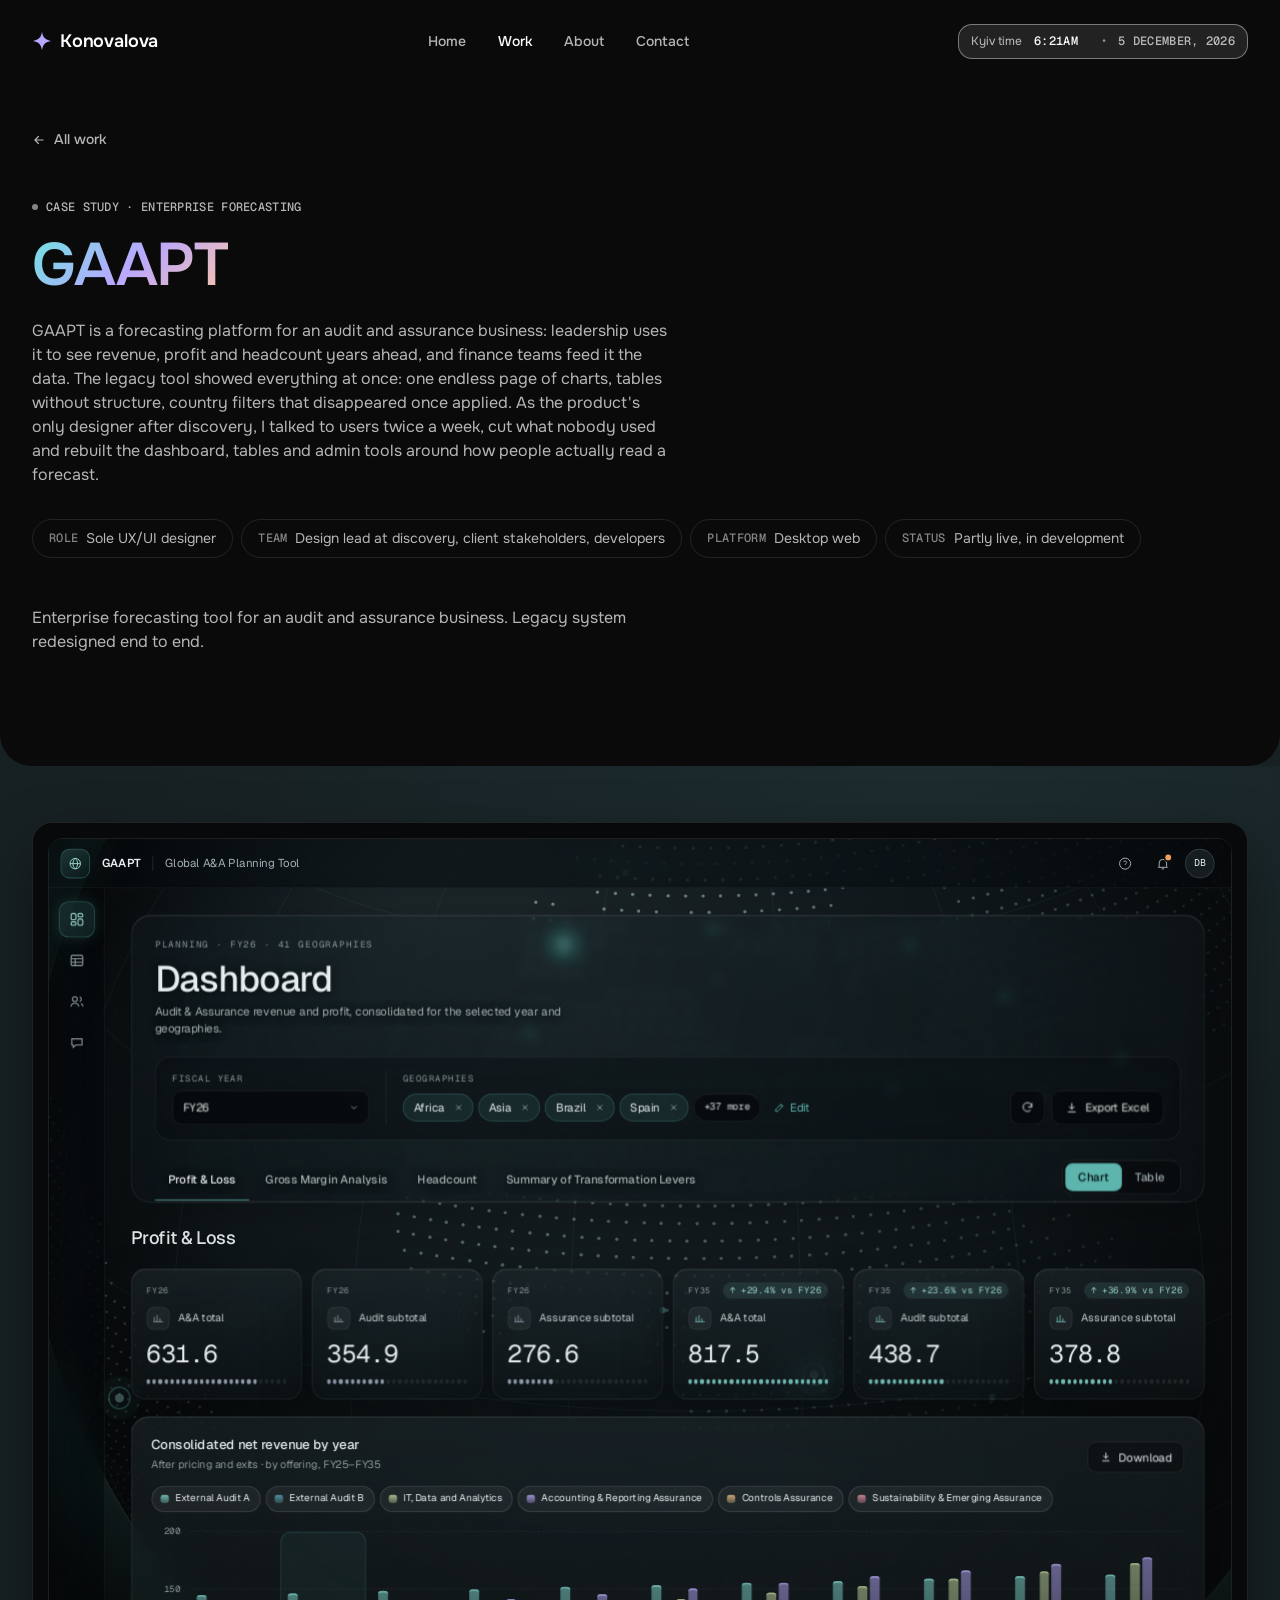
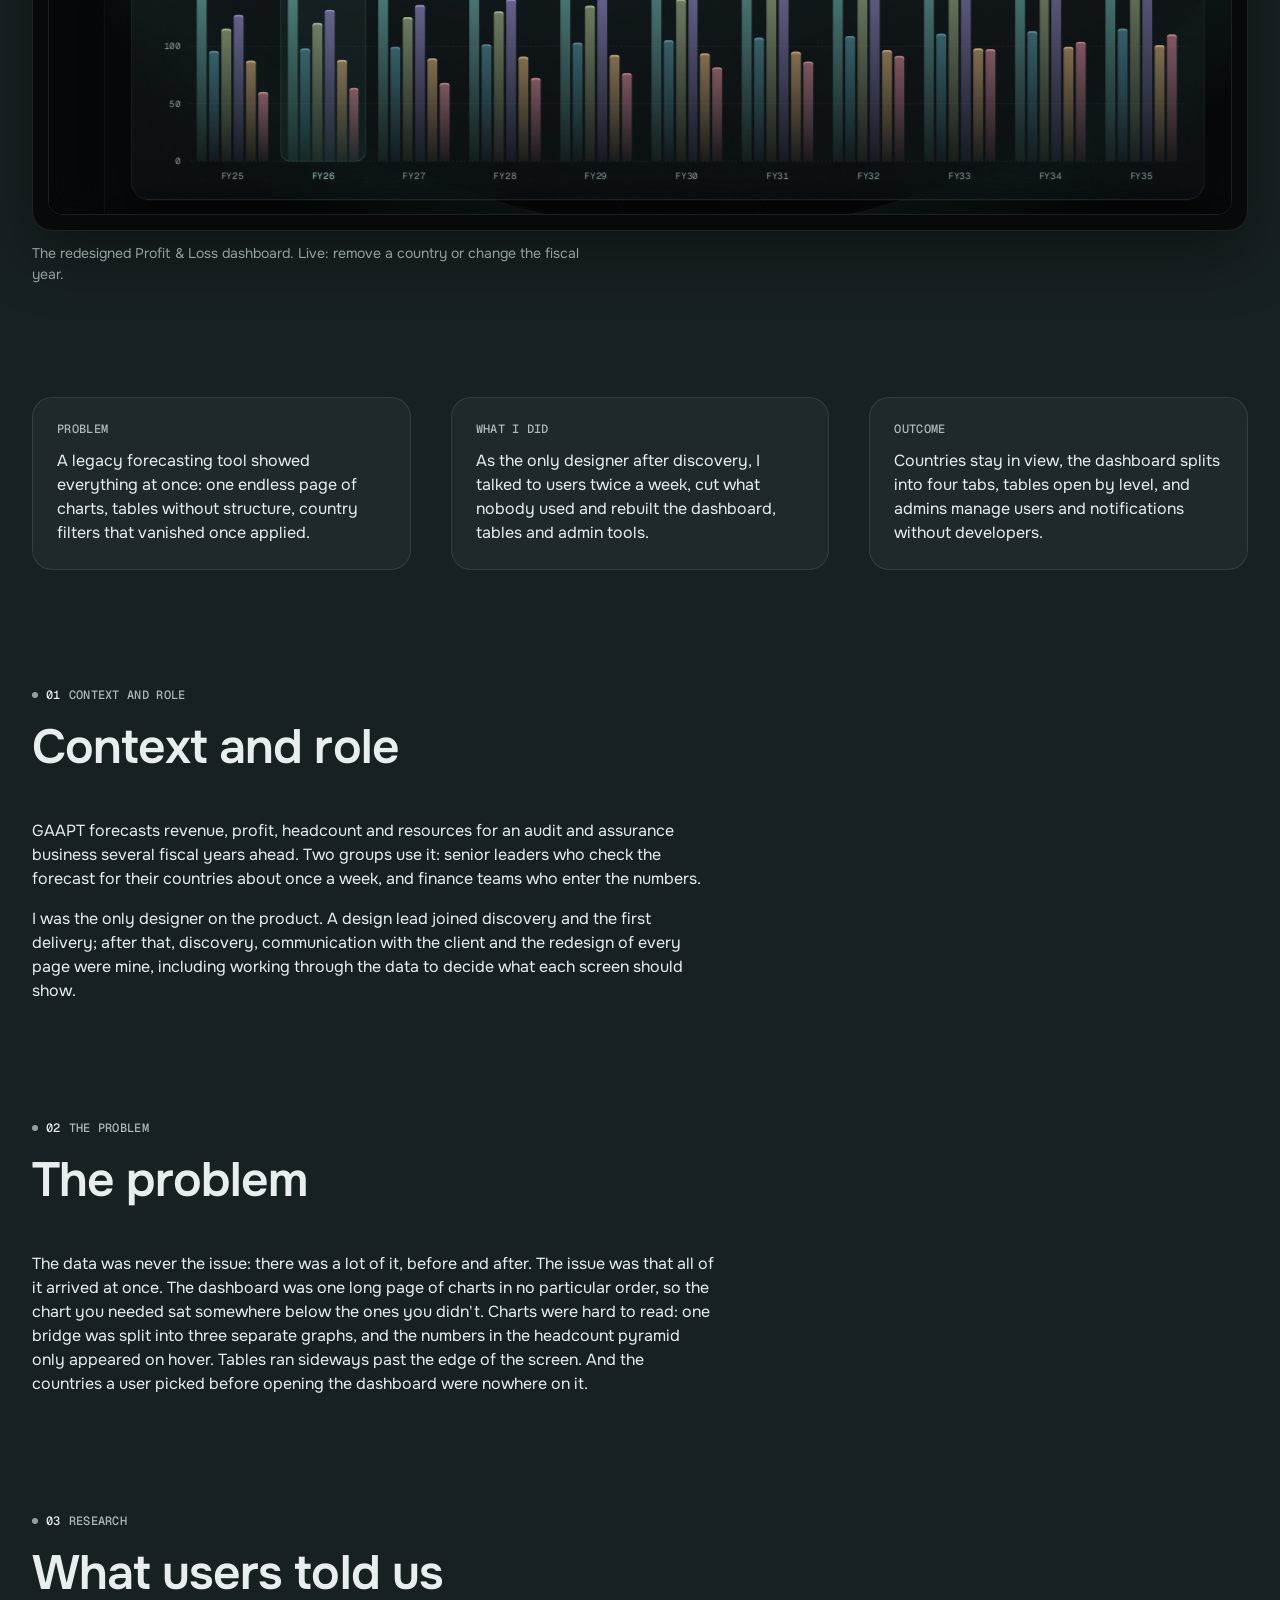
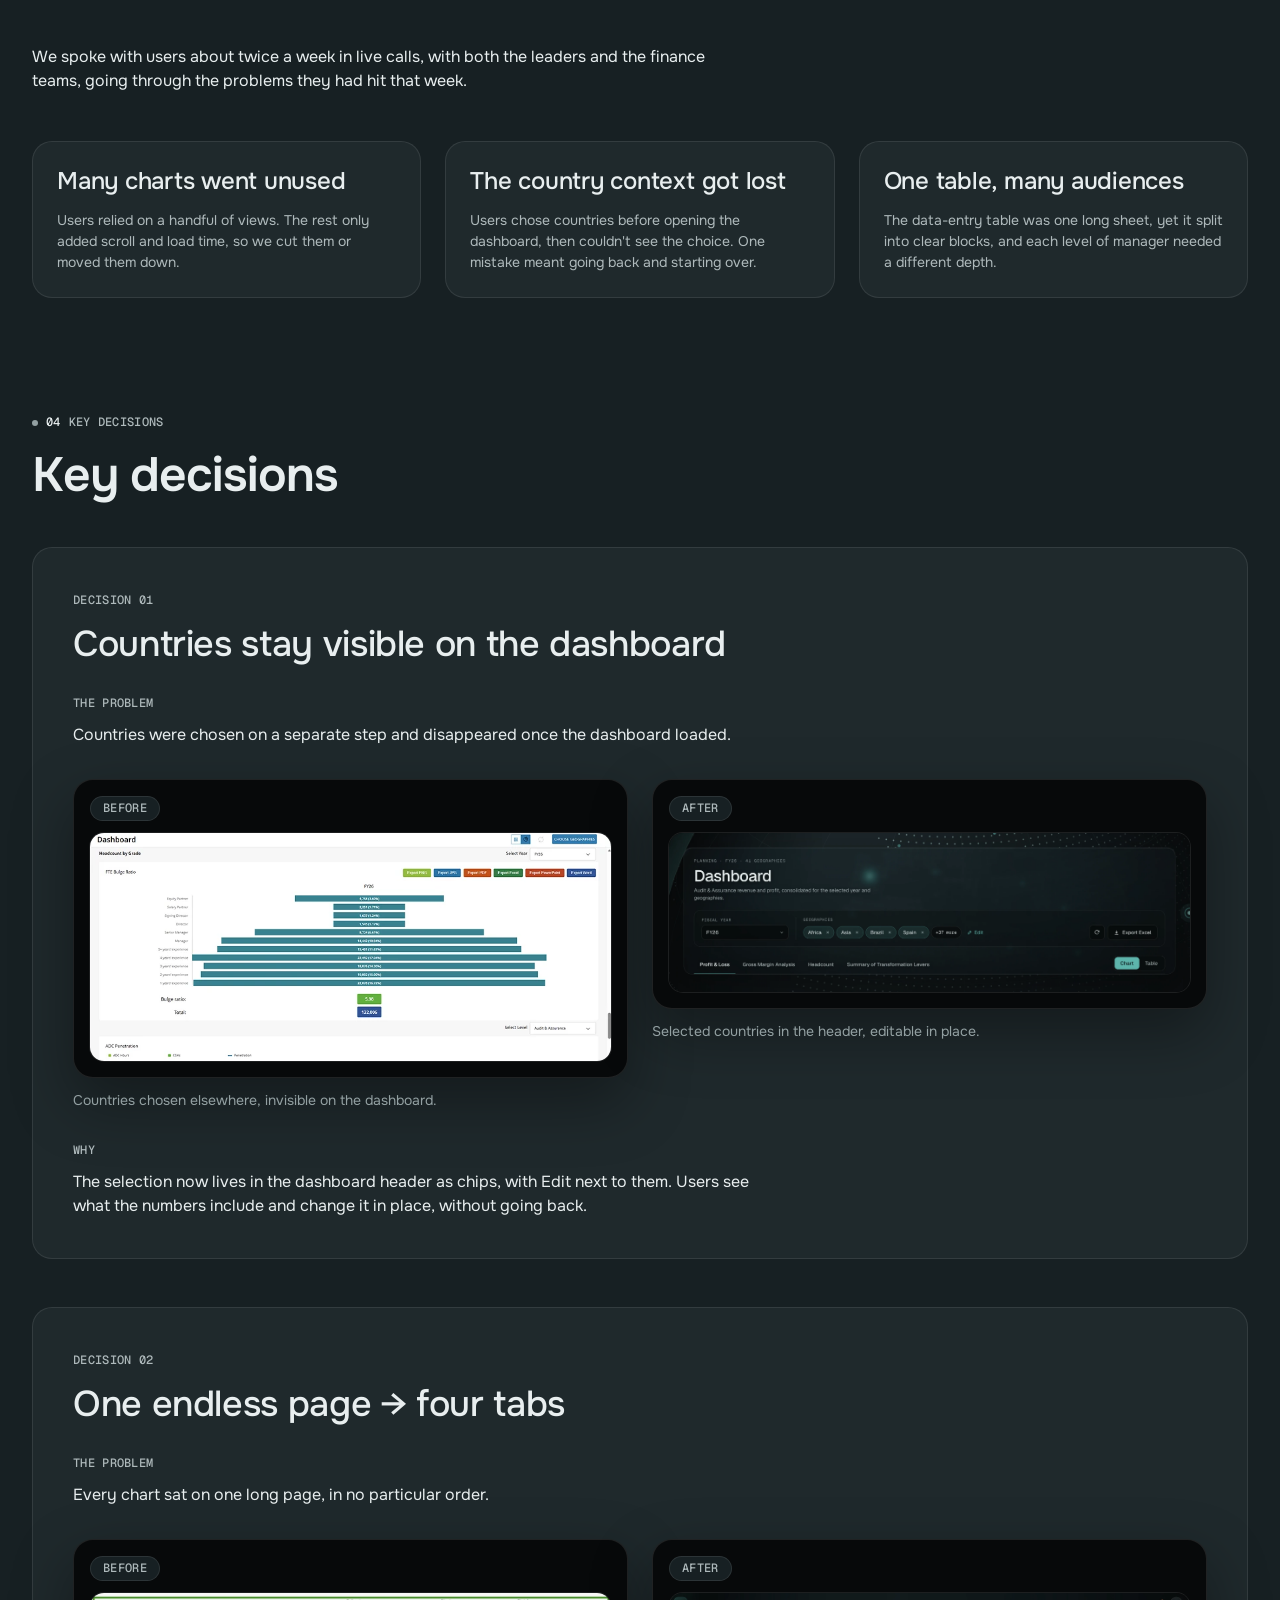
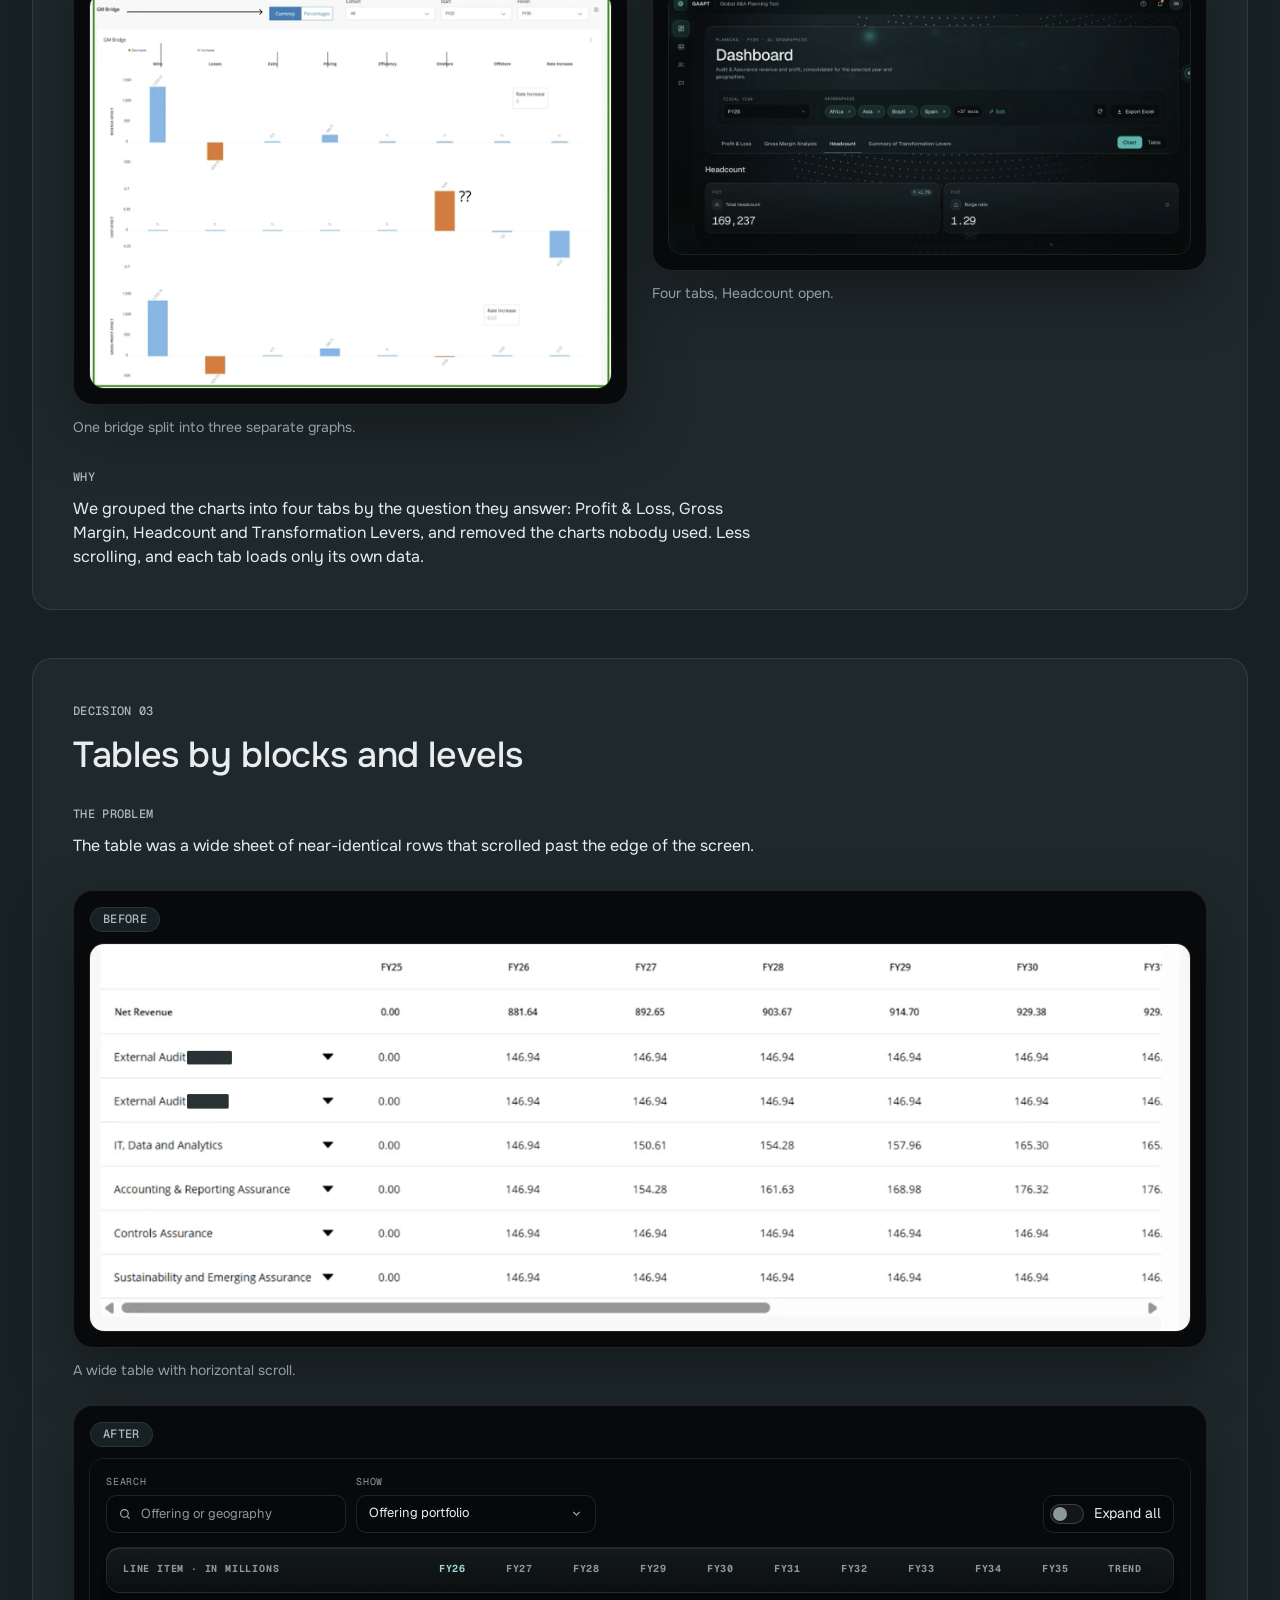
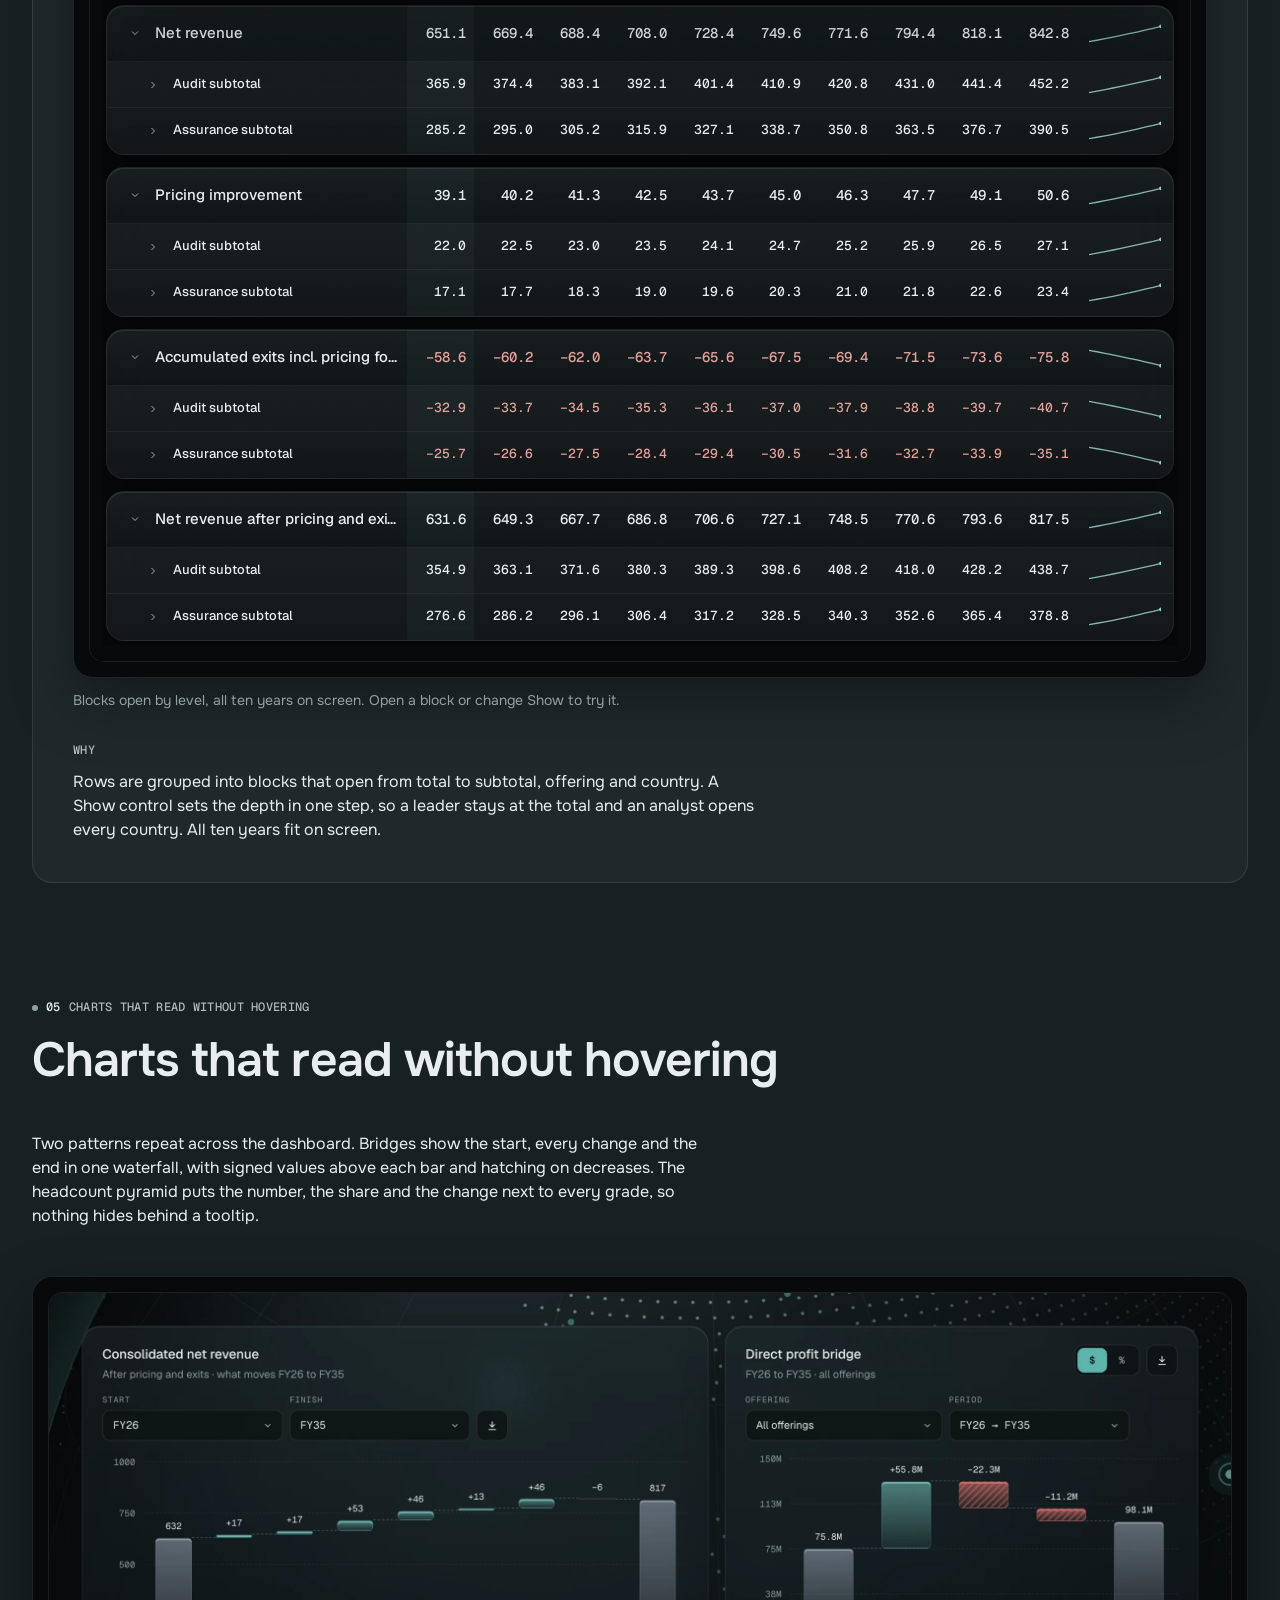
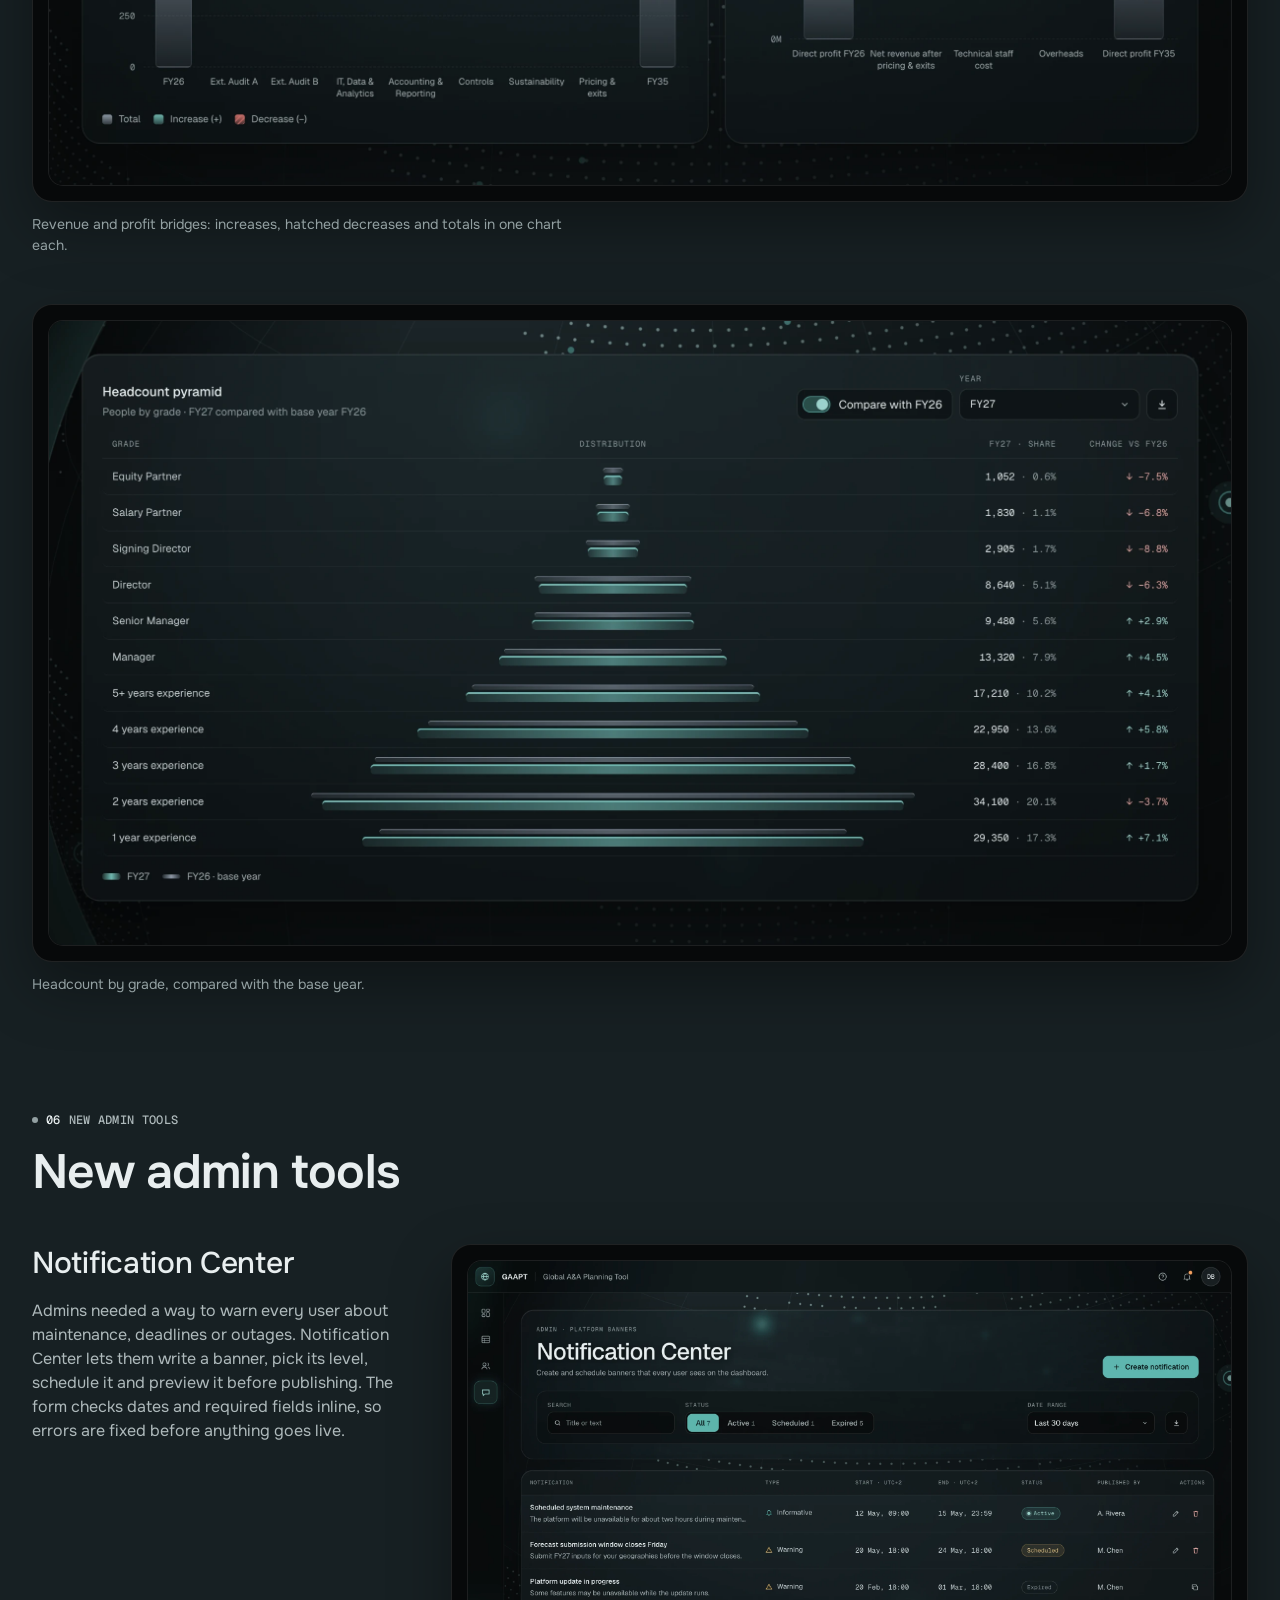
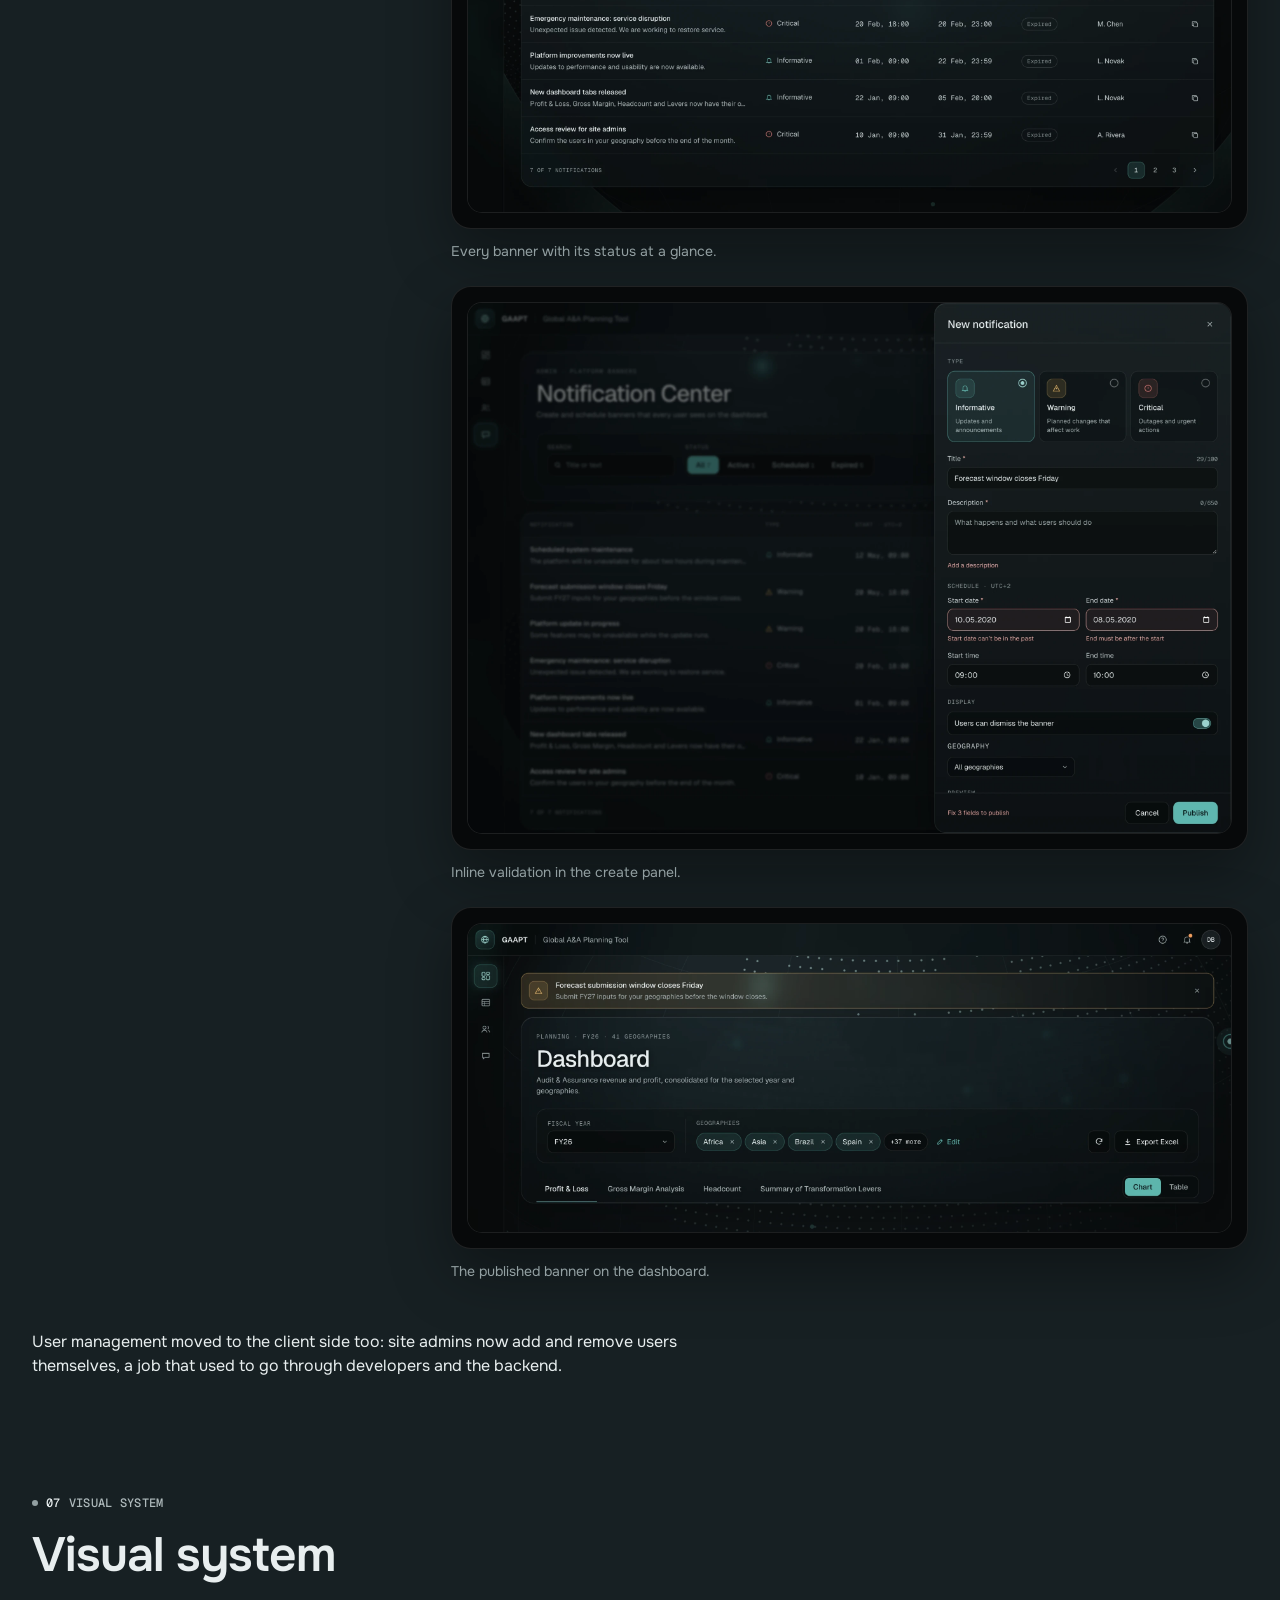
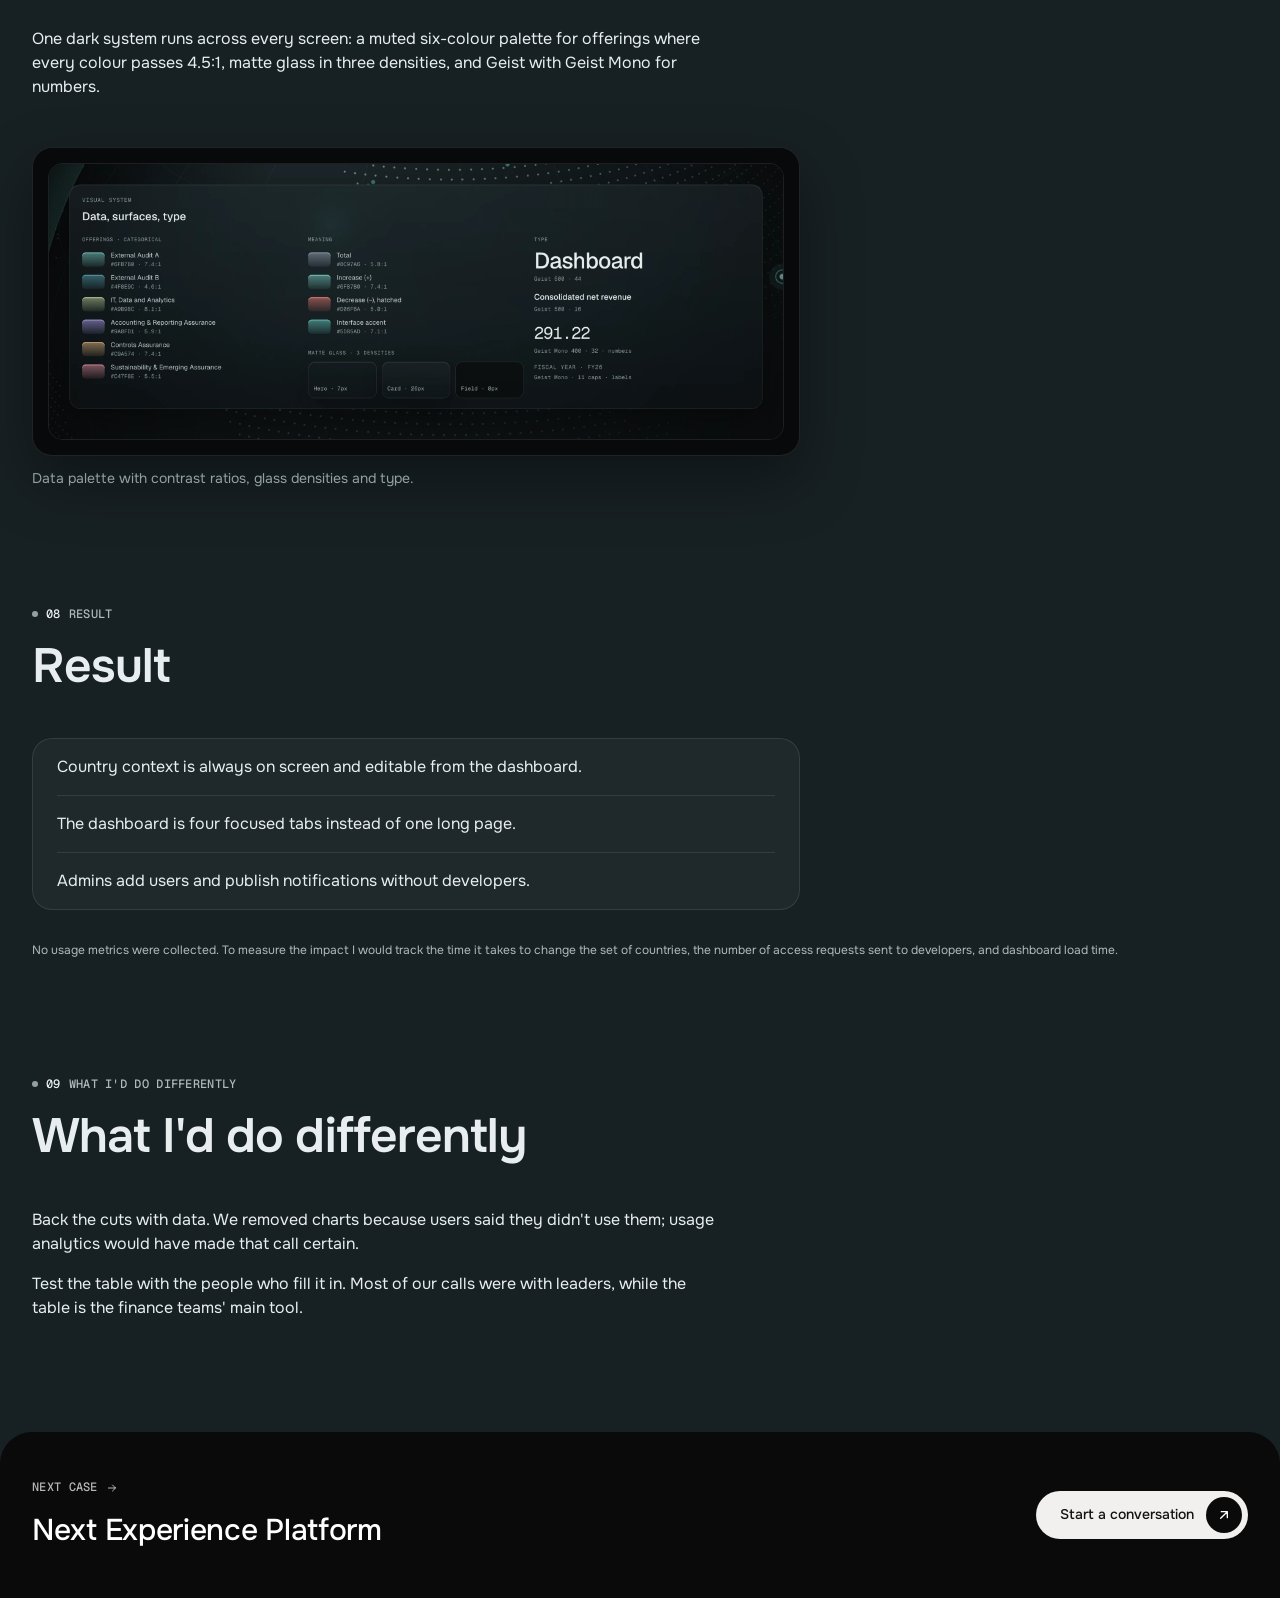
<file: cases/gaapt/index.html>
<!doctype html>
<!-- GAAPT case page (from cases/_template/). Shell: cases/shared/case.css, DESIGN.md §4.17. Facts: BRIEF.md in this folder. -->
<html lang="en">
<head>
<meta charset="utf-8">
<meta name="viewport" content="width=device-width, initial-scale=1, viewport-fit=cover">
<title>GAAPT — Konovalova</title>
<meta name="description" content="A forecasting platform for an audit and assurance business: leadership uses it to see revenue, profit and headcount years ahead.">
<link rel="icon" href="data:image/svg+xml,%3Csvg xmlns='http://www.w3.org/2000/svg' viewBox='0 0 48 48'%3E%3Cpath fill='%230a0a0a' d='M24 2c2.2 13.8 7.9 19.6 22 22-14.1 2.4-19.8 8.2-22 22-2.2-13.8-7.9-19.6-22-22 14.1-2.4 19.8-8.2 22-22Z'/%3E%3C/svg%3E">
<meta name="theme-color" content="#0a0a0a">
<link rel="preconnect" href="https://fonts.googleapis.com">
<link rel="preconnect" href="https://fonts.gstatic.com" crossorigin>
<link rel="stylesheet" href="https://fonts.googleapis.com/css2?family=Onest:wght@400;500;600&family=Geist+Mono:wght@500&display=swap">
<link rel="stylesheet" href="../../shared/type.css?v=20261113">
<link rel="stylesheet" href="../../shared/components.css?v=20261113">
<link rel="stylesheet" href="../shared/case.css?v=20261113">
<link rel="stylesheet" href="gaapt.css?v=20261113">
</head>
<body class="case-gaapt" data-totop="light">

<svg width="0" height="0" style="position:absolute" aria-hidden="true">
  <symbol id="i-logo" viewBox="0 0 48 48"><path fill="currentColor" d="M24 2c2.2 13.8 7.9 19.6 22 22-14.1 2.4-19.8 8.2-22 22-2.2-13.8-7.9-19.6-22-22 14.1-2.4 19.8-8.2 22-22Z"/></symbol>
  <symbol id="i-r" viewBox="0 0 24 24"><path fill="none" stroke="currentColor" stroke-width="2" stroke-linecap="round" stroke-linejoin="round" d="M5 12h14M13 6l6 6-6 6"/></symbol>
  <symbol id="i-l" viewBox="0 0 24 24"><path fill="none" stroke="currentColor" stroke-width="2" stroke-linecap="round" stroke-linejoin="round" d="M19 12H5M11 6l-6 6 6 6"/></symbol>
  <symbol id="i-ur" viewBox="0 0 24 24"><path fill="none" stroke="currentColor" stroke-width="2" stroke-linecap="round" stroke-linejoin="round" d="M7 17 17 7M8 7h9v9"/></symbol>
</svg>

<a class="skip t-label" href="#main">Skip to content</a>

<div class="ink case-hero">
  <header class="top" id="hdr">
    <div class="shell">
      <a class="logo" href="../../index.html" aria-label="Liza Konovalova, home" data-holo="md"><svg class="ico" aria-hidden="true"><use href="#i-logo"/></svg>Konovalova</a>
      <nav aria-label="Primary"><ul class="pnav t-label">
        <li><a href="../../index.html#home">Home</a></li>
        <li><a href="../../index.html#works" aria-current="page">Work</a></li>
        <li><a href="../../about/index.html">About</a></li>
        <li><a href="../../index.html#contact">Contact</a></li>
      </ul></nav>
      <div class="chip t-caption"><span class="lbl">Kyiv time</span><span class="t t-mono" data-time>9:41am</span><span class="sep">•</span><span class="dt t-mono" data-date>5 November, 2026</span></div>
    </div>
  </header>

  <section class="shell intro" id="intro" aria-labelledby="intro-title">
    <a class="back t-label" href="../../index.html#works" data-holo="md"><svg class="ico" aria-hidden="true"><use href="#i-l"/></svg>All work</a>
    <div><span class="eyebrow t-mono">Case study · Enterprise forecasting</span></div>
    <h1 class="t-h1" id="intro-title" tabindex="-1">GAAPT</h1>
    <p class="sum t-body">GAAPT is a forecasting platform for an audit and assurance business: leadership uses it to see revenue, profit and headcount years ahead, and finance teams feed it the data. The legacy tool showed everything at once: one endless page of charts, tables without structure, country filters that disappeared once applied. As the product's only designer after discovery, I talked to users twice a week, cut what nobody used and rebuilt the dashboard, tables and admin tools around how people actually read a forecast.</p>
    <ul class="tags t-body-sm" aria-label="Project facts">
      <li><b class="t-mono">Role</b>Sole UX/UI designer</li>
      <li><b class="t-mono">Team</b>Design lead at discovery, client stakeholders, developers</li>
      <li><b class="t-mono">Platform</b>Desktop web</li>
      <li><b class="t-mono">Status</b>Partly live, in development</li>
    </ul>
    <p class="ctx t-body">Enterprise forecasting tool for an audit and assurance business. Legacy system redesigned end to end.</p>
  </section>
</div>

<main id="main" class="gaapt">
  <!-- GAAPT case body (DESIGN.md §4.17 "Case body components", theme §5.8). Facts: cases/gaapt/BRIEF.md; copy: gaapt-copy.md (v1).
       Images: cases/gaapt/assets/*.webp (neutral names, one use each), loading="lazy" except the cover; specs and alts: IMAGES-gaapt.md.
       "After" screens are a redesign: never "Shipped" or "live". Legacy crops carry no client name, logo, URL or currency (NDA). -->

  <div class="shell cb-section cb-flow">
    <!-- cover: redesigned Profit & Loss dashboard; first image on the page, no loading="lazy". The poster stays at every width;
         at >=1024 the script at the end of the page lays the live dashboard (demo/dashboard.html#embed=cover) over it. -->
    <figure class="cb-figure"><div class="cb-frame"><div class="cb-media" id="cover-media"><img src="assets/cover.webp" alt="Redesigned forecasting dashboard in a dark theme: selected countries as chips in the header, four tabs, six KPI tiles and a grouped revenue chart over a dotted globe." width="2400" height="1980" decoding="async"></div></div><figcaption class="t-body-sm" id="cover-cap">The redesigned Profit &amp; Loss dashboard: country filters, four tabs and one chart system.</figcaption></figure>
  </div>

  <section class="shell cb-summary" aria-label="Summary">
    <dl>
      <div><dt class="t-mono">Problem</dt><dd class="t-body">A legacy forecasting tool showed everything at once: one endless page of charts, tables without structure, country filters that vanished once applied.</dd></div>
      <div><dt class="t-mono">What I did</dt><dd class="t-body">As the only designer after discovery, I talked to users twice a week, cut what nobody used and rebuilt the dashboard, tables and admin tools.</dd></div>
      <div><dt class="t-mono">Outcome</dt><dd class="t-body">Countries stay in view, the dashboard splits into four tabs, tables open by level, and admins manage users and notifications without developers.</dd></div>
    </dl>
  </section>

  <section class="shell cb-section" id="context" aria-labelledby="context-h">
    <div class="cb-head">
      <span class="eyebrow t-mono"><span class="cb-num">01</span>Context and role</span>
      <h2 class="t-h2" id="context-h">Context and role</h2>
    </div>
    <div class="cb-prose t-body"><p>GAAPT forecasts revenue, profit, headcount and resources for an audit and assurance business several fiscal years ahead. Two groups use it: senior leaders who check the forecast for their countries about once a week, and finance teams who enter the numbers.</p><p>I was the only designer on the product. A design lead joined discovery and the first delivery; after that, discovery, communication with the client and the redesign of every page were mine, including working through the data to decide what each screen should show.</p></div>
  </section>

  <section class="shell cb-section" id="problem" aria-labelledby="problem-h">
    <div class="cb-head">
      <span class="eyebrow t-mono"><span class="cb-num">02</span>The problem</span>
      <h2 class="t-h2" id="problem-h">The problem</h2>
    </div>
    <div class="cb-prose t-body"><p>The data was never the issue: there was a lot of it, before and after. The issue was that all of it arrived at once. The dashboard was one long page of charts in no particular order, so the chart you needed sat somewhere below the ones you didn't. Charts were hard to read: one bridge was split into three separate graphs, and the numbers in the headcount pyramid only appeared on hover. Tables ran sideways past the edge of the screen. And the countries a user picked before opening the dashboard were nowhere on it.</p></div>
  </section>

  <section class="shell cb-section" id="research" aria-labelledby="research-h">
    <div class="cb-head">
      <span class="eyebrow t-mono"><span class="cb-num">03</span>Research</span>
      <h2 class="t-h2" id="research-h">What users told us</h2>
    </div>
    <div class="cb-flow">
      <div class="cb-prose t-body"><p>We spoke with users about twice a week in live calls, with both the leaders and the finance teams, going through the problems they had hit that week.</p></div>
      <!-- three findings: the user-management finding is left out here; it is covered in 06 "New admin tools" -->
      <ul class="cb-cards">
        <li class="cb-card"><h3 class="t-h5">Many charts went unused</h3><p class="t-body-sm">Users relied on a handful of views. The rest only added scroll and load time, so we cut them or moved them down.</p></li>
        <li class="cb-card"><h3 class="t-h5">The country context got lost</h3><p class="t-body-sm">Users chose countries before opening the dashboard, then couldn't see the choice. One mistake meant going back and starting over.</p></li>
        <li class="cb-card"><h3 class="t-h5">One table, many audiences</h3><p class="t-body-sm">The data-entry table was one long sheet, yet it split into clear blocks, and each level of manager needed a different depth.</p></li>
      </ul>
    </div>
  </section>

  <section class="shell cb-section" id="decisions" aria-labelledby="decisions-h">
    <div class="cb-head">
      <span class="eyebrow t-mono"><span class="cb-num">04</span>Key decisions</span>
      <h2 class="t-h2" id="decisions-h">Key decisions</h2>
    </div>
    <div class="cb-flow">
      <article class="cb-decision" aria-labelledby="d1-h">
        <div><span class="cb-dlabel t-mono">Decision 01</span><h3 class="t-h3" id="d1-h">Countries stay visible on the dashboard</h3></div>
        <div class="cb-dblock"><h4 class="t-mono">The problem</h4><p class="t-body">Countries were chosen on a separate step and disappeared once the dashboard loaded.</p></div>
        <div class="cb-pair">
          <figure class="cb-figure"><div class="cb-frame"><span class="cb-tag t-mono">Before</span><div class="cb-media"><img src="assets/legacy-geographies.webp" alt="Legacy dashboard: a &quot;Choose geographies&quot; button with no selected countries visible, above a headcount pyramid with six coloured export buttons." width="785" height="343" loading="lazy" decoding="async"></div></div><figcaption class="t-body-sm">Countries chosen elsewhere, invisible on the dashboard.</figcaption></figure>
          <figure class="cb-figure"><div class="cb-frame"><span class="cb-tag t-mono">After</span><div class="cb-media"><img src="assets/geo-header.webp" alt="Dashboard header with a fiscal year selector, four selected countries as removable chips, a &quot;+37 more&quot; chip and an Edit link." width="2400" height="733" loading="lazy" decoding="async"></div></div><figcaption class="t-body-sm">Selected countries in the header, editable in place.</figcaption></figure>
        </div>
        <div class="cb-dblock"><h4 class="t-mono">Why</h4><p class="t-body">The selection now lives in the dashboard header as chips, with Edit next to them. Users see what the numbers include and change it in place, without going back.</p></div>
      </article>

      <article class="cb-decision" aria-labelledby="d2-h">
        <div><span class="cb-dlabel t-mono">Decision 02</span><h3 class="t-h3" id="d2-h">One endless page → four tabs</h3></div>
        <div class="cb-dblock"><h4 class="t-mono">The problem</h4><p class="t-body">Every chart sat on one long page, in no particular order.</p></div>
        <div class="cb-pair">
          <figure class="cb-figure"><div class="cb-frame"><span class="cb-tag t-mono">Before</span><div class="cb-media"><img src="assets/legacy-page.webp" alt="Legacy gross margin bridge split into three separate graphs for revenue, cost and profit effect, with a review annotation." width="1152" height="872" loading="lazy" decoding="async"></div></div><figcaption class="t-body-sm">One bridge split into three separate graphs.</figcaption></figure>
          <figure class="cb-figure"><div class="cb-frame"><span class="cb-tag t-mono">After</span><div class="cb-media"><img src="assets/tabs.webp" alt="Dashboard with the Headcount tab open: four tabs under the header and two KPI tiles for total headcount and bulge ratio." width="2400" height="1200" loading="lazy" decoding="async"></div></div><figcaption class="t-body-sm">Four tabs, Headcount open.</figcaption></figure>
        </div>
        <div class="cb-dblock"><h4 class="t-mono">Why</h4><p class="t-body">We grouped the charts into four tabs by the question they answer: Profit &amp; Loss, Gross Margin, Headcount and Transformation Levers, and removed the charts nobody used. Less scrolling, and each tab loads only its own data.</p></div>
      </article>

      <article class="cb-decision" aria-labelledby="d3-h">
        <div><span class="cb-dlabel t-mono">Decision 03</span><h3 class="t-h3" id="d3-h">Tables by blocks and levels</h3></div>
        <div class="cb-dblock"><h4 class="t-mono">The problem</h4><p class="t-body">The table was a wide sheet of near-identical rows that scrolled past the edge of the screen.</p></div>
        <!-- After: the live table (demo/table.html, self-contained copy of the owner's demo). Stacked, not a pair: the table needs the full panel width. -->
        <div class="cb-stack">
          <figure class="cb-figure"><div class="cb-frame"><span class="cb-tag t-mono">Before</span><div class="cb-media"><img src="assets/legacy-table.webp" alt="Legacy profit and loss table running past the right edge of the screen with a horizontal scrollbar." width="1373" height="482" loading="lazy" decoding="async"></div></div><figcaption class="t-body-sm">A wide table with horizontal scroll.</figcaption></figure>
          <figure class="cb-figure"><div class="cb-frame"><span class="cb-tag t-mono">After</span><div class="cb-media"><iframe class="gp-demo" id="d3-demo" src="demo/table.html" title="Interactive table: open blocks, change the Show level, search" loading="lazy" height="820"></iframe></div></div><figcaption class="t-body-sm">Blocks open by level, all ten years on screen. Open a block or change Show to try it.</figcaption></figure>
        </div>
        <div class="cb-dblock"><h4 class="t-mono">Why</h4><p class="t-body">Rows are grouped into blocks that open from total to subtotal, offering and country. A Show control sets the depth in one step, so a leader stays at the total and an analyst opens every country. All ten years fit on screen.</p></div>
      </article>
    </div>
  </section>

  <section class="shell cb-section" id="charts" aria-labelledby="charts-h">
    <div class="cb-head">
      <span class="eyebrow t-mono"><span class="cb-num">05</span>Charts that read without hovering</span>
      <h2 class="t-h2" id="charts-h">Charts that read without hovering</h2>
    </div>
    <div class="cb-flow">
      <div class="cb-prose t-body"><p>Two patterns repeat across the dashboard. Bridges show the start, every change and the end in one waterfall, with signed values above each bar and hatching on decreases. The headcount pyramid puts the number, the share and the change next to every grade, so nothing hides behind a tooltip.</p></div>
      <figure class="cb-figure"><div class="cb-frame"><div class="cb-media"><img src="assets/bridge-after.webp" alt="Two waterfall charts: consolidated net revenue from FY26 to FY35 by offering, and a direct profit bridge, with totals, increases and hatched decreases." width="2400" height="1000" loading="lazy" decoding="async"></div></div><figcaption class="t-body-sm">Revenue and profit bridges: increases, hatched decreases and totals in one chart each.</figcaption></figure>
      <figure class="cb-figure"><div class="cb-frame"><div class="cb-media"><img src="assets/pyramid-after.webp" alt="Headcount pyramid by grade: a bar per grade for FY27 over a thinner base-year bar, with headcount, share and change for each row." width="2400" height="1267" loading="lazy" decoding="async"></div></div><figcaption class="t-body-sm">Headcount by grade, compared with the base year.</figcaption></figure>
    </div>
  </section>

  <section class="shell cb-section" id="admin" aria-labelledby="admin-h">
    <div class="cb-head">
      <span class="eyebrow t-mono"><span class="cb-num">06</span>New admin tools</span>
      <h2 class="t-h2" id="admin-h">New admin tools</h2>
    </div>
    <div class="cb-flow">
      <div class="cb-feature">
        <div class="cb-ftext"><h3 class="t-h4">Notification Center</h3><p class="t-body">Admins needed a way to warn every user about maintenance, deadlines or outages. Notification Center lets them write a banner, pick its level, schedule it and preview it before publishing. The form checks dates and required fields inline, so errors are fixed before anything goes live.</p></div>
        <div class="cb-fmedia cb-stack">
          <figure class="cb-figure"><div class="cb-frame"><div class="cb-media"><img src="assets/notifications-list.webp" alt="Notification Center list with status filters and counts, and rows showing type, schedule, status and actions." width="2400" height="1733" loading="lazy" decoding="async"></div></div><figcaption class="t-body-sm">Every banner with its status at a glance.</figcaption></figure>
          <figure class="cb-figure"><div class="cb-frame"><div class="cb-media"><img src="assets/notifications-errors.webp" alt="Create-notification panel showing inline errors: a required description, a start date in the past and an end date before the start." width="2400" height="1667" loading="lazy" decoding="async"></div></div><figcaption class="t-body-sm">Inline validation in the create panel.</figcaption></figure>
          <figure class="cb-figure"><div class="cb-frame"><div class="cb-media"><img src="assets/notifications-banner.webp" alt="Dashboard with a published warning banner above the header announcing a forecast submission deadline." width="2400" height="967" loading="lazy" decoding="async"></div></div><figcaption class="t-body-sm">The published banner on the dashboard.</figcaption></figure>
        </div>
      </div>
      <div class="cb-prose t-body"><p>User management moved to the client side too: site admins now add and remove users themselves, a job that used to go through developers and the backend.</p></div>
    </div>
  </section>

  <section class="shell cb-section" id="visual" aria-labelledby="visual-h">
    <div class="cb-head">
      <span class="eyebrow t-mono"><span class="cb-num">07</span>Visual system</span>
      <h2 class="t-h2" id="visual-h">Visual system</h2>
    </div>
    <div class="cb-flow">
      <div class="cb-prose t-body"><p>One dark system runs across every screen: a muted six-colour palette for offerings where every colour passes 4.5:1, matte glass in three densities, and Geist with Geist Mono for numbers.</p></div>
      <figure class="cb-figure cb-figure--inset"><div class="cb-frame"><div class="cb-media"><img src="assets/visual-system.webp" alt="Visual system: six muted data colours with contrast ratios, colours for totals, increases and decreases, three glass densities and type samples." width="2400" height="900" loading="lazy" decoding="async"></div></div><figcaption class="t-body-sm">Data palette with contrast ratios, glass densities and type.</figcaption></figure>
    </div>
  </section>

  <section class="shell cb-section" id="results" aria-labelledby="results-h">
    <div class="cb-head">
      <span class="eyebrow t-mono"><span class="cb-num">08</span>Result</span>
      <h2 class="t-h2" id="results-h">Result</h2>
    </div>
    <div>
      <ul class="cb-outcomes t-body">
        <li>Country context is always on screen and editable from the dashboard.</li>
        <li>The dashboard is four focused tabs instead of one long page.</li>
        <li>Admins add users and publish notifications without developers.</li>
      </ul>
      <p class="cb-note t-caption">No usage metrics were collected. To measure the impact I would track the time it takes to change the set of countries, the number of access requests sent to developers, and dashboard load time.</p>
    </div>
  </section>

  <section class="shell cb-section" id="retro" aria-labelledby="retro-h">
    <div class="cb-head">
      <span class="eyebrow t-mono"><span class="cb-num">09</span>What I'd do differently</span>
      <h2 class="t-h2" id="retro-h">What I'd do differently</h2>
    </div>
    <div class="cb-prose t-body"><p>Back the cuts with data. We removed charts because users said they didn't use them; usage analytics would have made that call certain.</p><p>Test the table with the people who fill it in. Most of our calls were with leaders, while the table is the finance teams' main tool.</p></div>
  </section>
</main>

<!-- End block (DESIGN.md §4.17). With a next case, replace the left link with:
  <a class="cend-next" href="../[next-slug]/index.html" data-holo="md"><span class="k t-mono">Next case<svg class="ico r" aria-hidden="true"><use href="#i-r"/></svg></span><span class="t t-h4">[Next case title]</span></a>
-->
<section class="ink case-end" id="case-end" aria-label="Next">
  <div class="shell">
    <a class="cend-next" href="../nxp/index.html" data-holo="md"><span class="k t-mono">Next case<svg class="ico r" aria-hidden="true"><use href="#i-r"/></svg></span><span class="t t-h4">Next Experience Platform</span></a>
    <a class="pill light arrow" href="../../index.html#contact" data-holo="md">Start a conversation<span class="bd"><svg class="ico ur" aria-hidden="true"><use href="#i-ur"/></svg></span></a>
  </div>
</section>

<script src="../shared/case.js?v=20261113"></script>
<script>
/* Live cover, >=1024 only: demo/dashboard.html#embed=cover is rendered at 1440 x 1188 CSS px (the poster's ratio) and scaled to the
   poster's box, which keeps the layout. It stays hidden until its load event, so the poster covers the wait, then fades in.
   Below 1024 no iframe is created (no request for the demo); if the window narrows later it is hidden and the poster caption returns.
   The embed locks its own scroll and pauses its globe when off screen. */
(function () {
  var media = document.getElementById('cover-media'), cap = document.getElementById('cover-cap');
  if (!media || !cap || !window.matchMedia) return;
  var mq = matchMedia('(min-width: 1024px)'), W = 1440, H = 1188, f = null;
  var posterCap = cap.textContent, liveCap = 'The redesigned Profit & Loss dashboard. Live: remove a country or change the fiscal year.';
  function fit() { if (f) f.style.transform = 'scale(' + media.clientWidth / W + ')'; }
  function make() {
    f = document.createElement('iframe');
    f.className = 'gp-cover-live';
    f.title = 'Interactive dashboard: remove a country or change the fiscal year to update the charts';
    f.width = W; f.height = H;
    f.addEventListener('load', function () { f.classList.add('is-on'); }, { once: true });
    f.src = 'demo/dashboard.html#embed=cover';
    media.appendChild(f);
    fit();
    if (window.ResizeObserver) new ResizeObserver(fit).observe(media); else addEventListener('resize', fit);
  }
  function apply() {
    if (mq.matches) { if (!f) make(); f.hidden = false; cap.textContent = liveCap; }
    else { if (f) f.hidden = true; cap.textContent = posterCap; }
  }
  apply();
  if (mq.addEventListener) mq.addEventListener('change', apply); else mq.addListener(apply);
})();

/* Decision 03 live table: the demo posts {gaaptDemoHeight:n} after every render; the frame follows it, so it never scrolls inside.
   Only messages from that iframe's own window are accepted. n is the demo's documentElement.scrollHeight, which never drops
   below the frame's current height, so a frame that grew would never shrink back. The demo is same-origin, so its body height
   (the real content height) is used; n is the fallback if that read fails. */
(function () {
  var f = document.getElementById('d3-demo');
  if (!f) return;
  addEventListener('message', function (e) {
    if (e.source !== f.contentWindow || !e.data || typeof e.data.gaaptDemoHeight !== 'number') return;
    var n = e.data.gaaptDemoHeight;
    try { n = f.contentDocument.body.getBoundingClientRect().height; } catch (x) {}
    n = Math.ceil(n);
    if (n > 0) f.style.height = n + 'px';
  });
})();
</script>
<script src="../../shared/totop.js?v=20261113" defer></script>
</body>
</html>
</file>
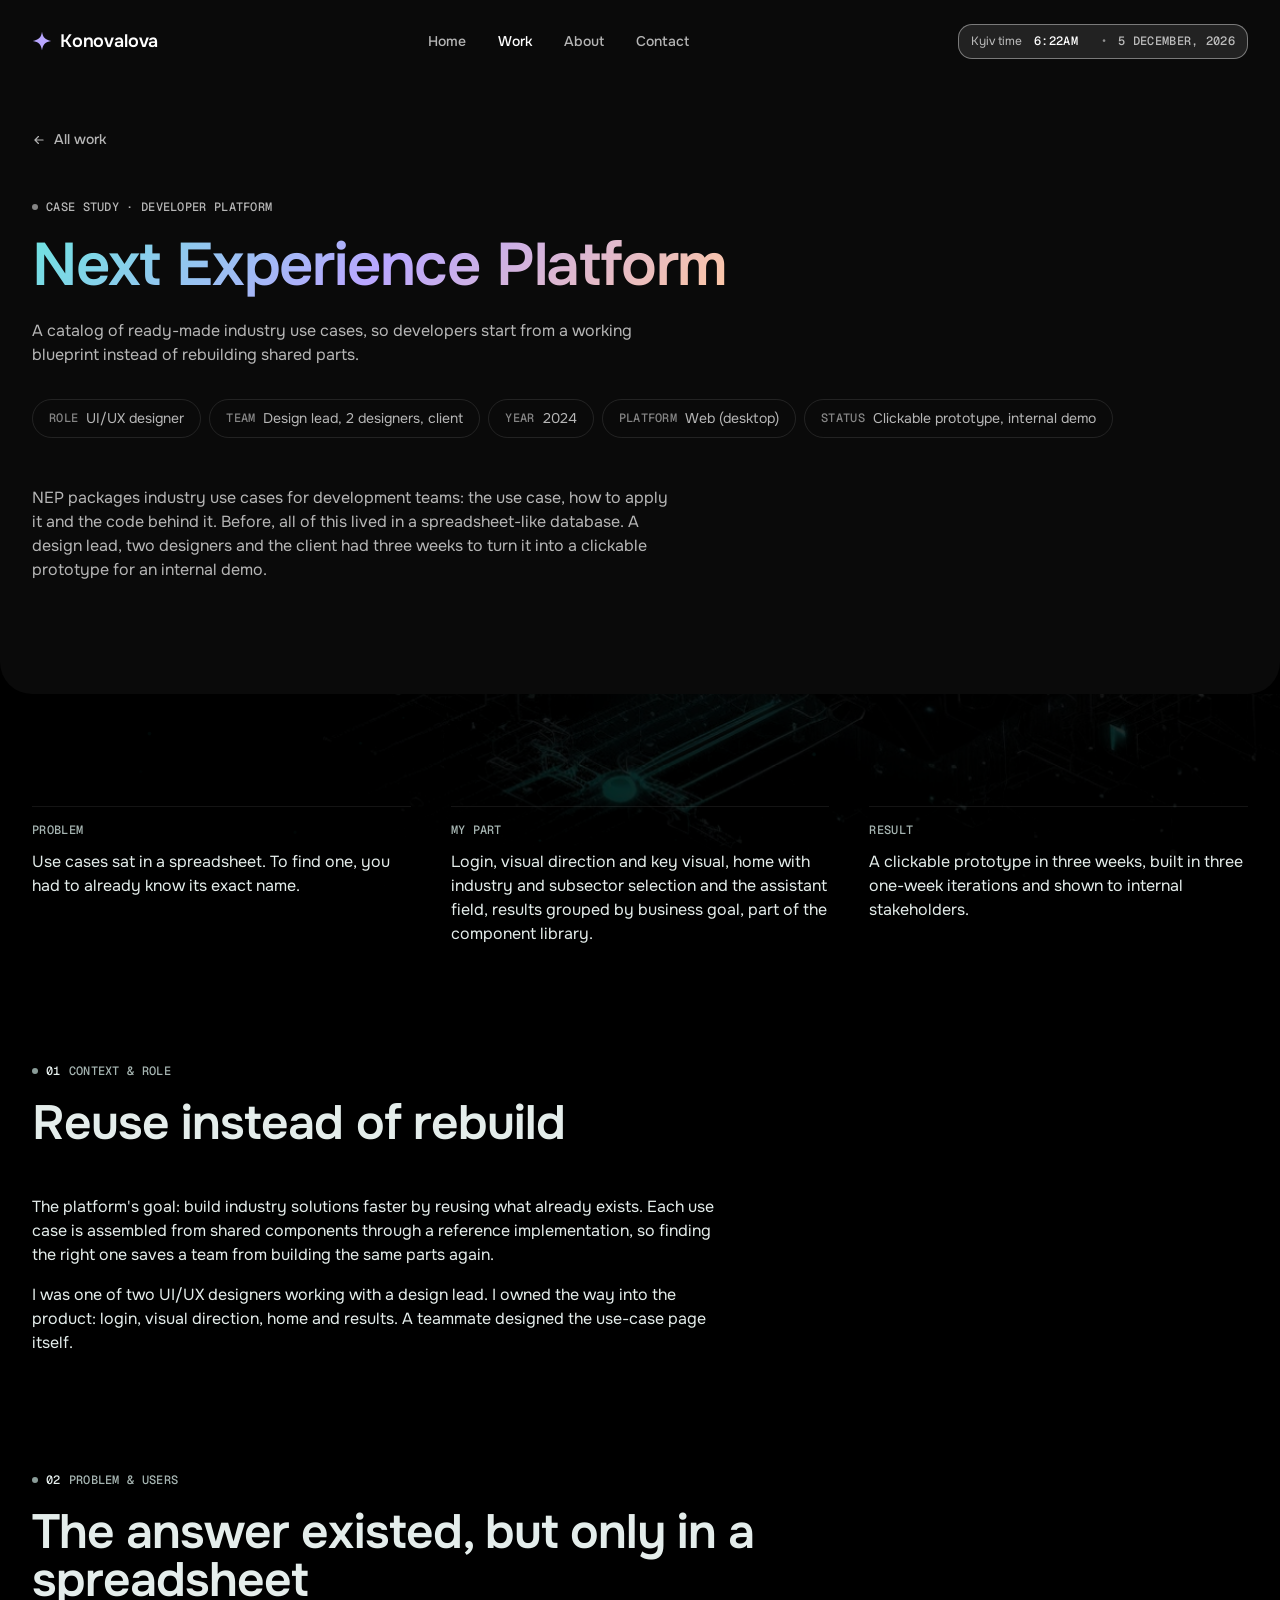
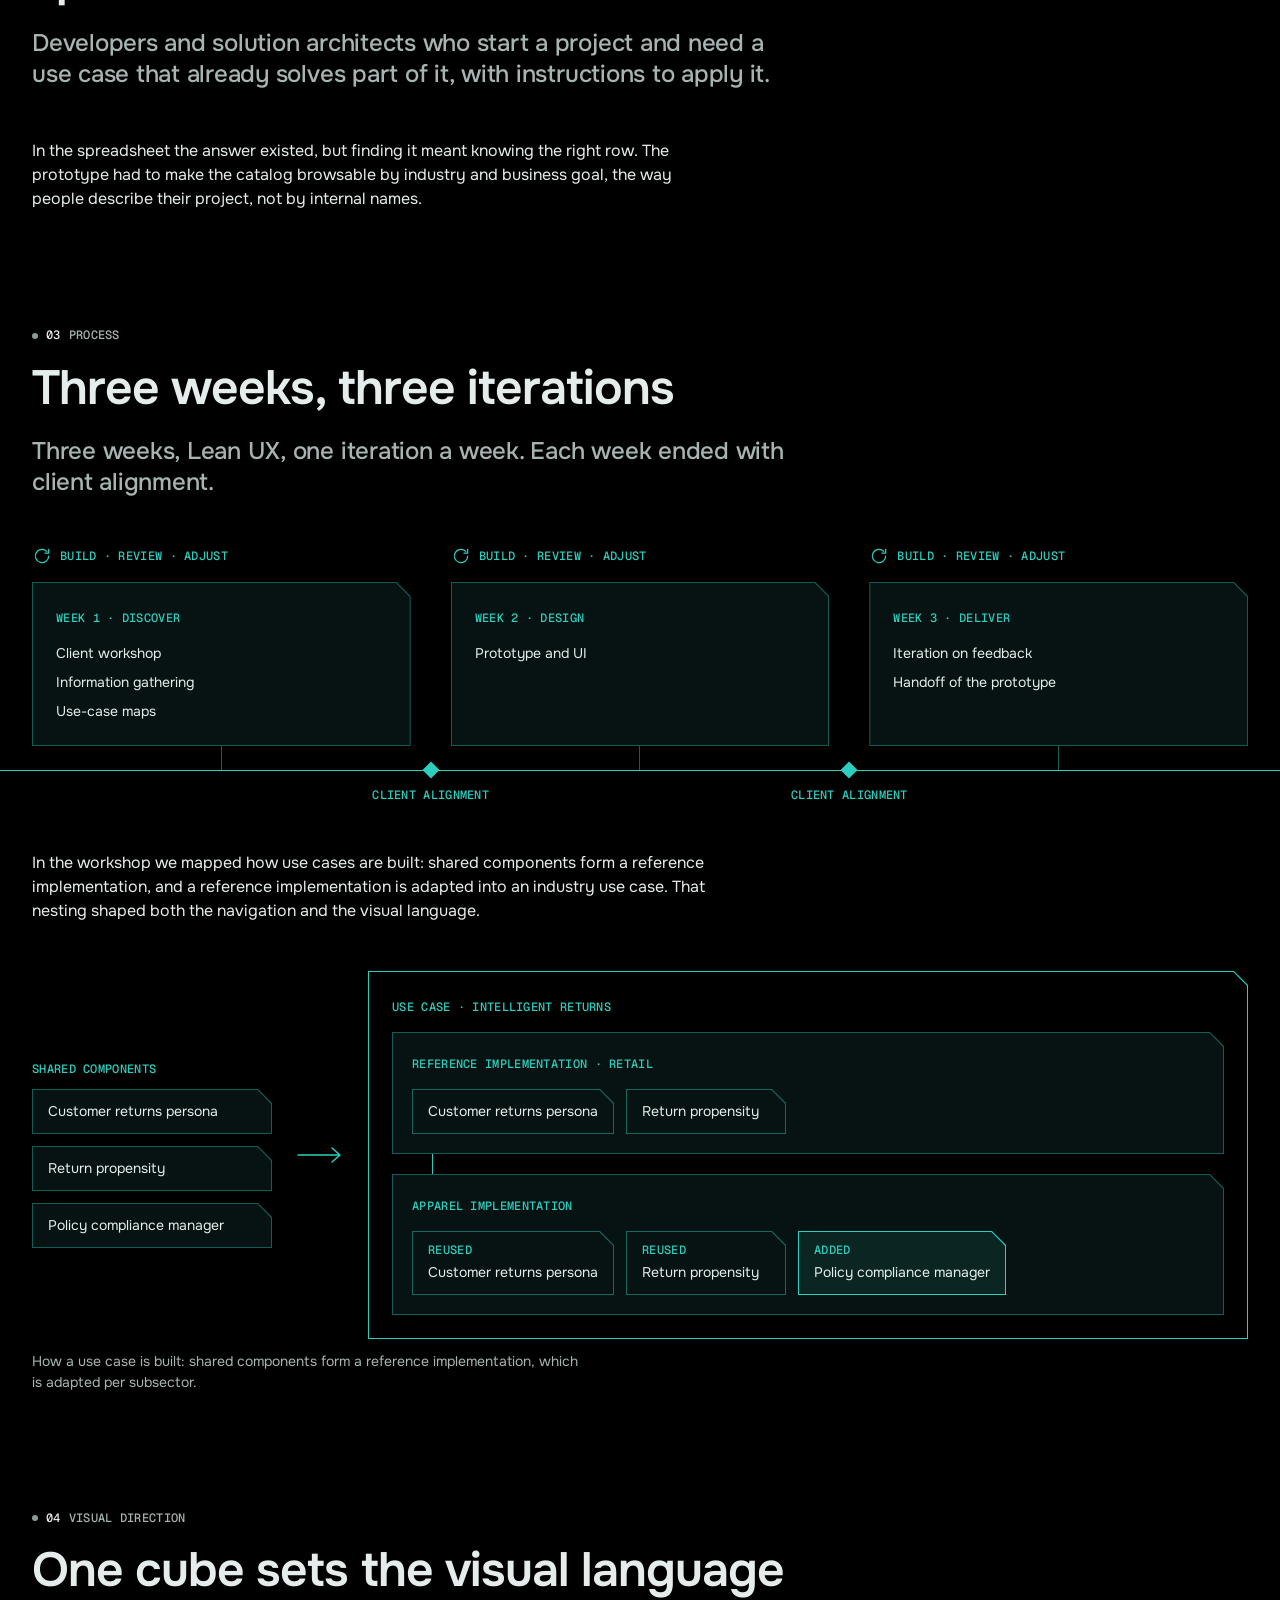
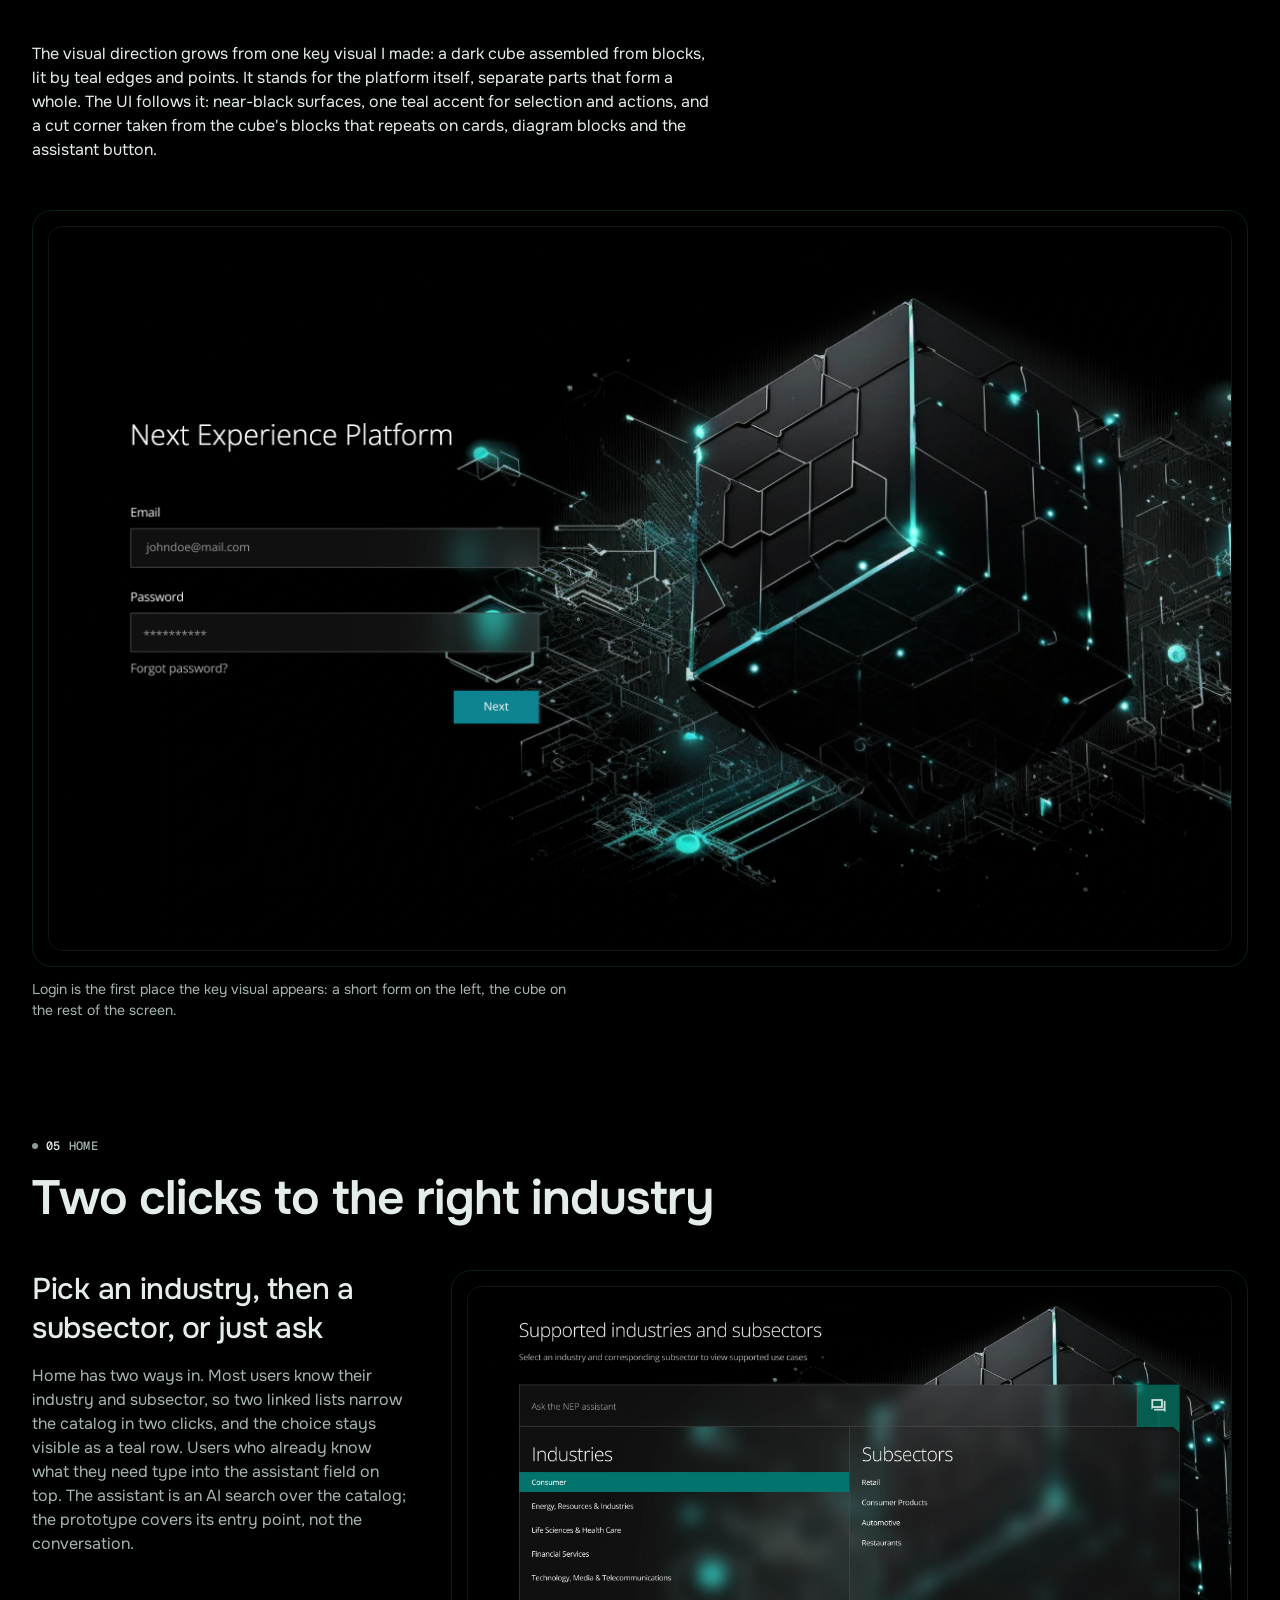
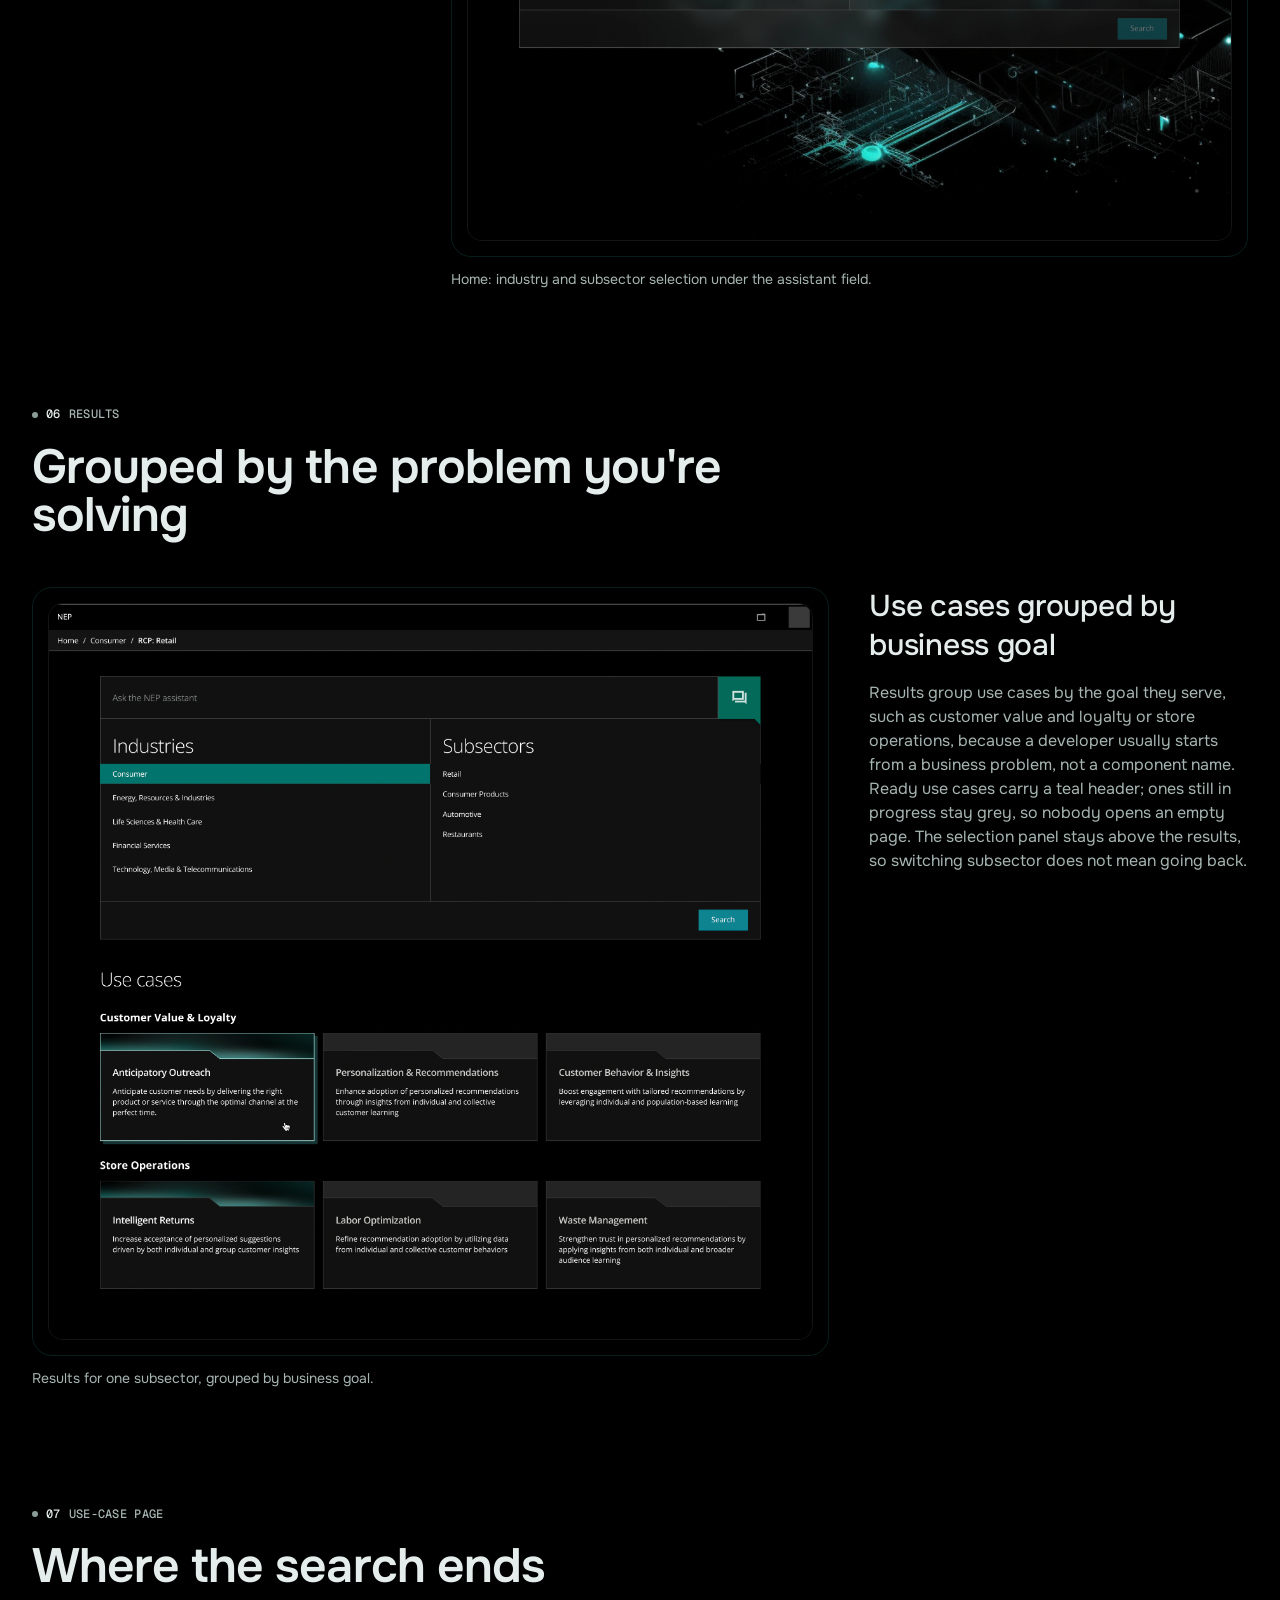
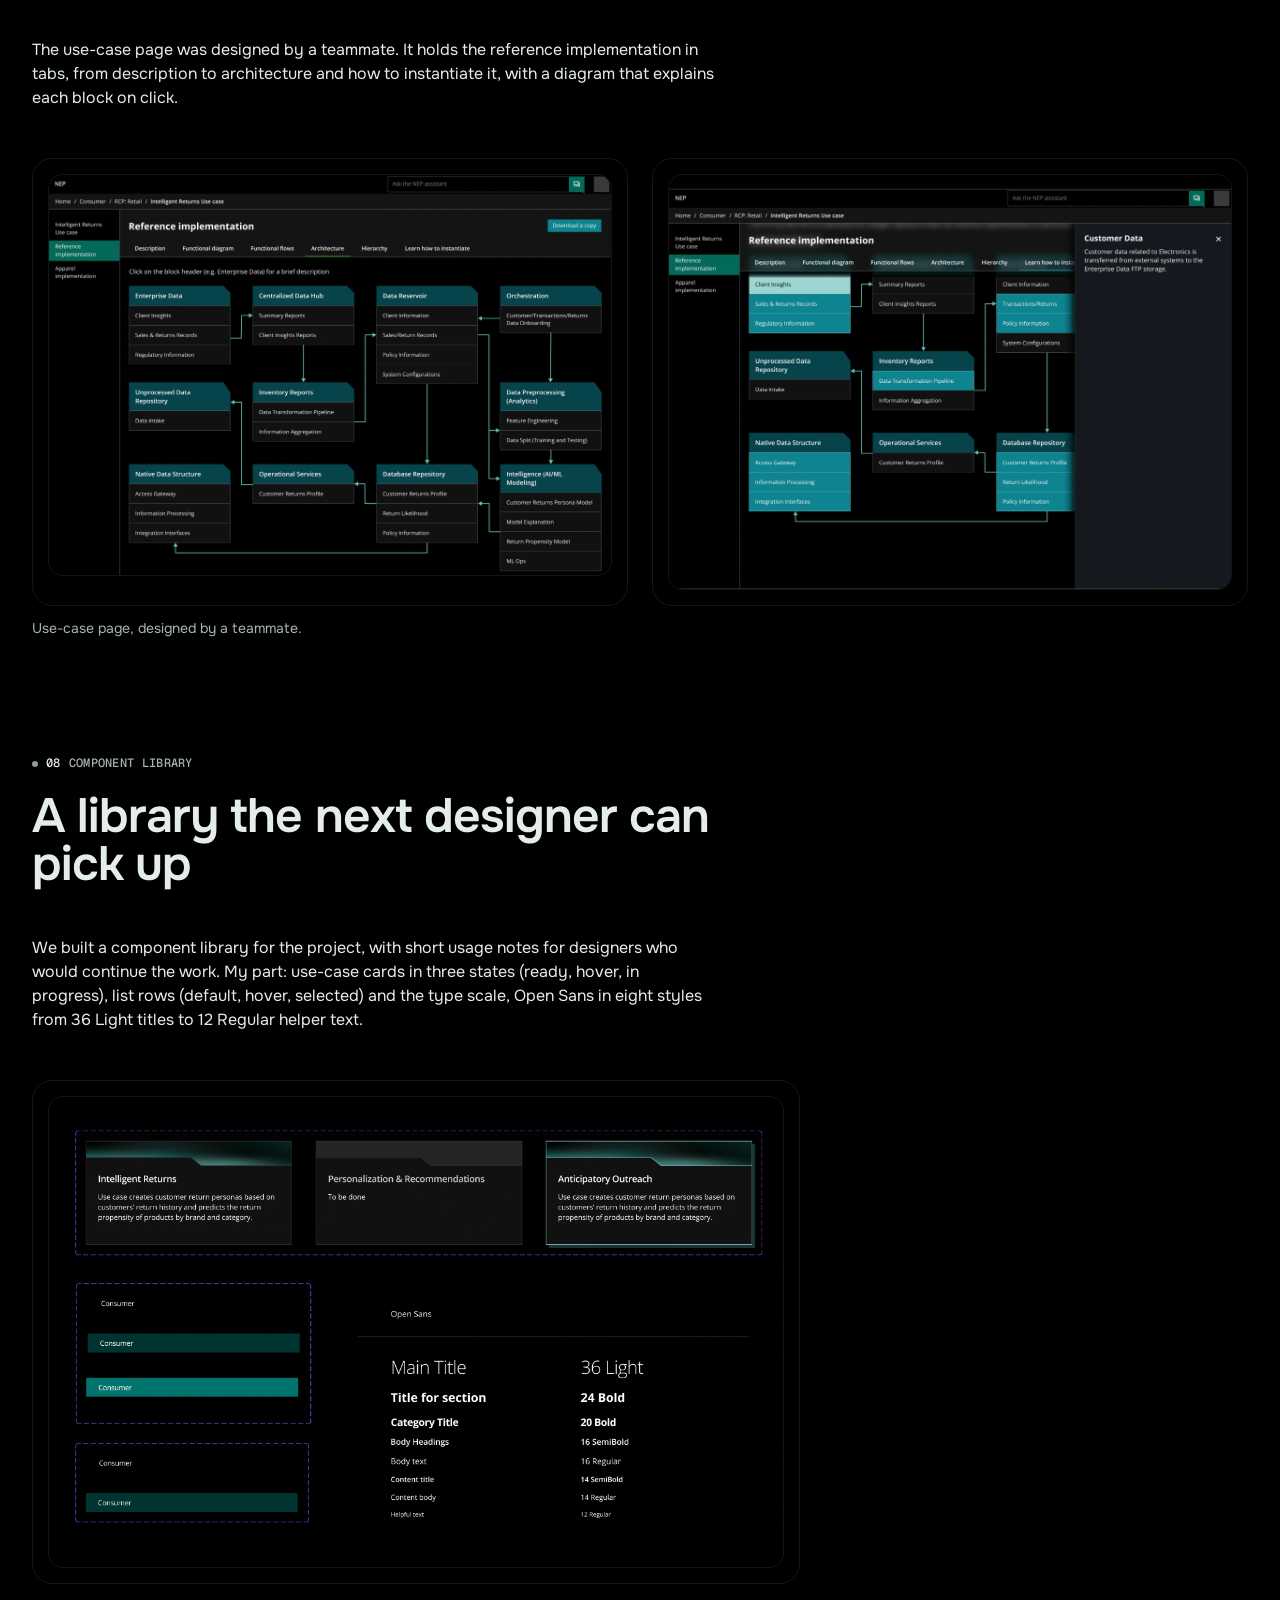
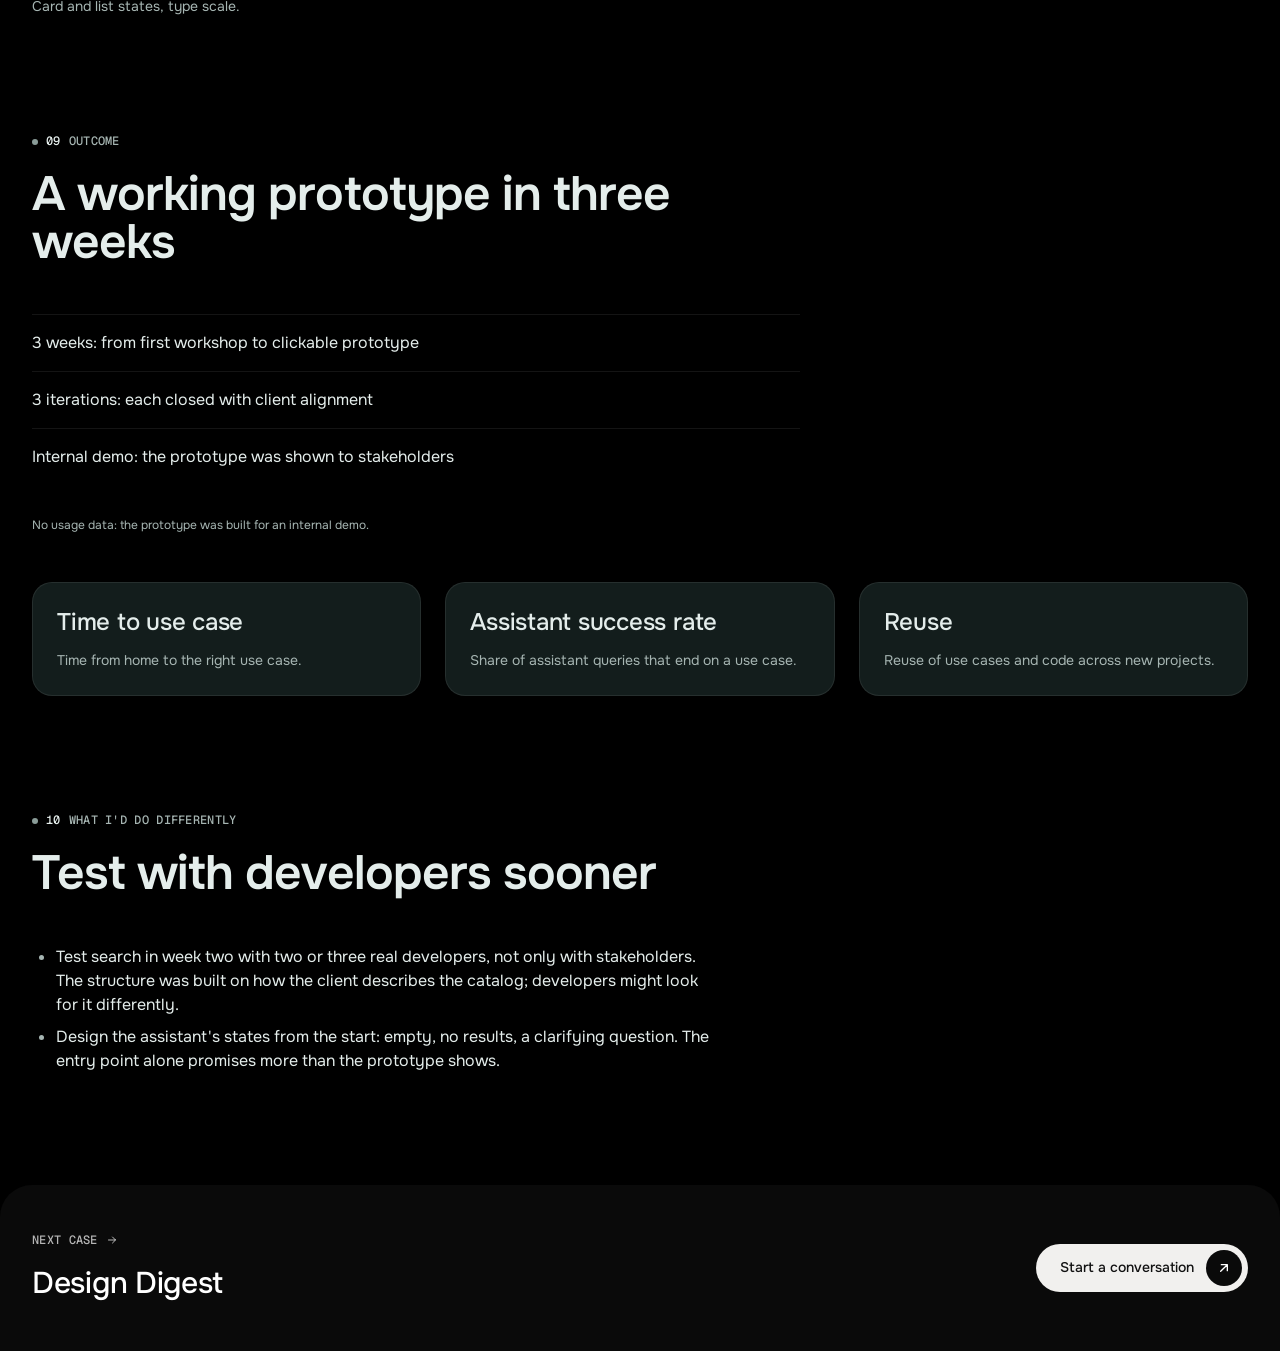
<file: cases/nxp/index.html>
<!doctype html>
<!-- Copy to cases/<slug>/index.html. Do not restyle the shell; change it only in cases/shared/case.css.
     Shell spec: DESIGN.md §4.17. Replace every [placeholder]. The case's own styles go inside <main> under its own
     scope class and token prefix (like .digest / --dg-*), documented as a DESIGN.md §5.x section.
     The droplet cursor (#drop, #lens) is added to this template after backlog #25. -->
<html lang="en">
<head>
<meta charset="utf-8">
<meta name="viewport" content="width=device-width, initial-scale=1, viewport-fit=cover">
<title>Next Experience Platform — Konovalova</title>
<meta name="description" content="A catalog of ready-made industry use cases, so developers start from a working blueprint instead of rebuilding shared parts.">
<link rel="icon" href="data:image/svg+xml,%3Csvg xmlns='http://www.w3.org/2000/svg' viewBox='0 0 48 48'%3E%3Cpath fill='%230a0a0a' d='M24 2c2.2 13.8 7.9 19.6 22 22-14.1 2.4-19.8 8.2-22 22-2.2-13.8-7.9-19.6-22-22 14.1-2.4 19.8-8.2 22-22Z'/%3E%3C/svg%3E">
<meta name="theme-color" content="#0a0a0a">
<link rel="preconnect" href="https://fonts.googleapis.com">
<link rel="preconnect" href="https://fonts.gstatic.com" crossorigin>
<link rel="stylesheet" href="https://fonts.googleapis.com/css2?family=Onest:wght@400;500;600&family=Geist+Mono:wght@500&display=swap">
<link rel="stylesheet" href="../../shared/type.css?v=20261113">
<link rel="stylesheet" href="../../shared/components.css?v=20261113">
<link rel="stylesheet" href="../shared/case.css?v=20261113">
<link rel="stylesheet" href="nxp.css?v=20261113">
</head>
<body class="case-nxp" data-totop="light">

<svg width="0" height="0" style="position:absolute" aria-hidden="true">
  <symbol id="i-logo" viewBox="0 0 48 48"><path fill="currentColor" d="M24 2c2.2 13.8 7.9 19.6 22 22-14.1 2.4-19.8 8.2-22 22-2.2-13.8-7.9-19.6-22-22 14.1-2.4 19.8-8.2 22-22Z"/></symbol>
  <symbol id="i-r" viewBox="0 0 24 24"><path fill="none" stroke="currentColor" stroke-width="2" stroke-linecap="round" stroke-linejoin="round" d="M5 12h14M13 6l6 6-6 6"/></symbol>
  <symbol id="i-l" viewBox="0 0 24 24"><path fill="none" stroke="currentColor" stroke-width="2" stroke-linecap="round" stroke-linejoin="round" d="M19 12H5M11 6l-6 6 6 6"/></symbol>
  <symbol id="i-ur" viewBox="0 0 24 24"><path fill="none" stroke="currentColor" stroke-width="2" stroke-linecap="round" stroke-linejoin="round" d="M7 17 17 7M8 7h9v9"/></symbol>
</svg>

<a class="skip t-label" href="#main">Skip to content</a>

<div class="ink case-hero">
  <header class="top" id="hdr">
    <div class="shell">
      <a class="logo" href="../../index.html" aria-label="Liza Konovalova, home" data-holo="md"><svg class="ico" aria-hidden="true"><use href="#i-logo"/></svg>Konovalova</a>
      <nav aria-label="Primary"><ul class="pnav t-label">
        <li><a href="../../index.html#home">Home</a></li>
        <li><a href="../../index.html#works" aria-current="page">Work</a></li>
        <li><a href="../../about/index.html">About</a></li>
        <li><a href="../../index.html#contact">Contact</a></li>
      </ul></nav>
      <div class="chip t-caption"><span class="lbl">Kyiv time</span><span class="t t-mono" data-time>9:41am</span><span class="sep">•</span><span class="dt t-mono" data-date>5 November, 2026</span></div>
    </div>
  </header>

  <section class="shell intro" id="intro" aria-labelledby="intro-title">
    <a class="back t-label" href="../../index.html#works" data-holo="md"><svg class="ico" aria-hidden="true"><use href="#i-l"/></svg>All work</a>
    <div><span class="eyebrow t-mono">Case study · Developer platform</span></div>
    <h1 class="t-h1" id="intro-title" tabindex="-1">Next Experience Platform</h1>
    <p class="sum t-body">A catalog of ready-made industry use cases, so developers start from a working blueprint instead of rebuilding shared parts.</p>
    <ul class="tags t-body-sm" aria-label="Project facts">
      <li><b class="t-mono">Role</b>UI/UX designer</li>
      <li><b class="t-mono">Team</b>Design lead, 2 designers, client</li>
      <li><b class="t-mono">Year</b>2024</li>
      <li><b class="t-mono">Platform</b>Web (desktop)</li>
      <li><b class="t-mono">Status</b>Clickable prototype, internal demo</li>
    </ul>
    <p class="ctx t-body">NEP packages industry use cases for development teams: the use case, how to apply it and the code behind it. Before, all of this lived in a spreadsheet-like database. A design lead, two designers and the client had three weeks to turn it into a clickable prototype for an internal demo.</p>
  </section>
</div>

<main id="main" class="nxp">
  <!-- NXP case body (DESIGN.md §4.17 "Case body components"). Facts: cases/nxp/BRIEF.md; copy: ~/Documents/nxp_screens/nxp-copy.md (v1).
       Theme: nxp.css (scope .nxp, tokens --nx-*, §5.9).
       Images: cases/nxp/assets/*.webp (neutral names, one use each), all loading="lazy" (the cube is the background layer). Product name on screens: NEP only;
       the client logo, the old product name and avatar photos are masked in the sources (avatars as flat #3a3a3a squares).
       Section 03 diagrams: HTML/CSS in nxp.css (.nx-dg), scroll reveal in diagrams.js.
       Delete every [Todo] placeholder and .cb-todo before the case is frozen. -->


  <!-- live cube layer (DESIGN.md §5.9): fixed behind the body at >=1024, clipped to main, driven by cube.js; decorative -->
  <div class="nx-cube" aria-hidden="true"><div class="nx-cube-art"><img src="assets/nxp-cover.webp" alt="" width="1472" height="840" loading="lazy" decoding="async"><canvas></canvas></div></div>

  <section class="shell cb-summary" aria-label="Summary">
    <dl>
      <div><dt class="t-mono">Problem</dt><dd class="t-body">Use cases sat in a spreadsheet. To find one, you had to already know its exact name.</dd></div>
      <div><dt class="t-mono">My part</dt><dd class="t-body">Login, visual direction and key visual, home with industry and subsector selection and the assistant field, results grouped by business goal, part of the component library.</dd></div>
      <div><dt class="t-mono">Result</dt><dd class="t-body">A clickable prototype in three weeks, built in three one-week iterations and shown to internal stakeholders.</dd></div>
    </dl>
  </section>

  <section class="shell cb-section" id="context" aria-labelledby="context-h">
    <div class="cb-head">
      <span class="eyebrow t-mono"><span class="cb-num">01</span>Context &amp; role</span>
      <h2 class="t-h2" id="context-h">Reuse instead of rebuild</h2>
    </div>
    <div class="cb-prose t-body">
      <p>The platform's goal: build industry solutions faster by reusing what already exists. Each use case is assembled from shared components through a reference implementation, so finding the right one saves a team from building the same parts again.</p>
      <p>I was one of two UI/UX designers working with a design lead. I owned the way into the product: login, visual direction, home and results. A teammate designed the use-case page itself.</p>
    </div>
  </section>

  <section class="shell cb-section" id="problem" aria-labelledby="problem-h">
    <div class="cb-head">
      <span class="eyebrow t-mono"><span class="cb-num">02</span>Problem &amp; users</span>
      <h2 class="t-h2" id="problem-h">The answer existed, but only in a spreadsheet</h2>
      <p class="cb-lead t-h5">Developers and solution architects who start a project and need a use case that already solves part of it, with instructions to apply it.</p>
    </div>
    <div class="cb-prose t-body">
      <p>In the spreadsheet the answer existed, but finding it meant knowing the right row. The prototype had to make the catalog browsable by industry and business goal, the way people describe their project, not by internal names.</p>
    </div>
  </section>

  <section class="shell cb-section" id="process" aria-labelledby="process-h">
    <div class="cb-head">
      <span class="eyebrow t-mono"><span class="cb-num">03</span>Process</span>
      <h2 class="t-h2" id="process-h">Three weeks, three iterations</h2>
      <p class="cb-lead t-h5">Three weeks, Lean UX, one iteration a week. Each week ended with client alignment.</p>
    </div>
    <div class="cb-flow">
      <figure class="nx-dg nx-process" aria-label="Lean UX process: three one-week iterations">
        <ol class="nx-sr">
          <li>Week 1, Discover: client workshop, information gathering, use-case maps. Within the week: build, review, adjust. Then client alignment.</li>
          <li>Week 2, Design: prototype and UI. Within the week: build, review, adjust. Then client alignment.</li>
          <li>Week 3, Deliver: iteration on feedback, handoff of the prototype. Within the week: build, review, adjust.</li>
        </ol>
        <div class="nx-p" aria-hidden="true">
        <div class="nx-p-line"></div>
        <div class="nx-p-col nx-p-c1" style="--i:0">
          <div class="nx-p-loop"><svg viewBox="0 0 24 24" fill="none" stroke="currentColor" stroke-width="1.5" stroke-linecap="round" stroke-linejoin="round"><path d="M20 12a8 8 0 1 1-2.3-5.6"/><path d="M20 4v4.5h-4.5"/></svg><span class="t-mono">Build · Review · Adjust</span></div>
          <div class="nx-cut nx-p-block"><span class="t-mono">Week 1 · Discover</span><ul class="t-body-sm"><li>Client workshop</li><li>Information gathering</li><li>Use-case maps</li></ul></div>
        </div>
        <div class="nx-p-mark nx-p-m1" style="--i:1"><i></i><span class="t-mono">Client alignment</span></div>
        <div class="nx-p-col nx-p-c2" style="--i:1">
          <div class="nx-p-loop"><svg viewBox="0 0 24 24" fill="none" stroke="currentColor" stroke-width="1.5" stroke-linecap="round" stroke-linejoin="round"><path d="M20 12a8 8 0 1 1-2.3-5.6"/><path d="M20 4v4.5h-4.5"/></svg><span class="t-mono">Build · Review · Adjust</span></div>
          <div class="nx-cut nx-p-block"><span class="t-mono">Week 2 · Design</span><ul class="t-body-sm"><li>Prototype and UI</li></ul></div>
        </div>
        <div class="nx-p-mark nx-p-m2" style="--i:2"><i></i><span class="t-mono">Client alignment</span></div>
        <div class="nx-p-col nx-p-c3" style="--i:2">
          <div class="nx-p-loop"><svg viewBox="0 0 24 24" fill="none" stroke="currentColor" stroke-width="1.5" stroke-linecap="round" stroke-linejoin="round"><path d="M20 12a8 8 0 1 1-2.3-5.6"/><path d="M20 4v4.5h-4.5"/></svg><span class="t-mono">Build · Review · Adjust</span></div>
          <div class="nx-cut nx-p-block"><span class="t-mono">Week 3 · Deliver</span><ul class="t-body-sm"><li>Iteration on feedback</li><li>Handoff of the prototype</li></ul></div>
        </div>
        </div>
      </figure>
      <div class="cb-prose t-body">
        <p>In the workshop we mapped how use cases are built: shared components form a reference implementation, and a reference implementation is adapted into an industry use case. That nesting shaped both the navigation and the visual language.</p>
      </div>
      <figure class="cb-figure nx-dg nx-build">
        <ul class="nx-sr">
          <li>Three shared components: Customer returns persona, Return propensity, Policy compliance manager.</li>
          <li>The use case Intelligent returns holds a reference implementation for Retail, built from Customer returns persona and Return propensity.</li>
          <li>Its apparel implementation reuses the same two components and adds Policy compliance manager.</li>
        </ul>
        <div class="nx-b" aria-hidden="true">
          <div class="nx-b-parts">
            <span class="t-mono">Shared components</span>
            <div class="nx-cut nx-b-tile t-body-sm">Customer returns persona</div>
            <div class="nx-cut nx-b-tile t-body-sm">Return propensity</div>
            <div class="nx-cut nx-b-tile t-body-sm">Policy compliance manager</div>
          </div>
          <div class="nx-b-arrow"><svg viewBox="0 0 48 24" fill="none" stroke="currentColor" stroke-width="1.5" stroke-linecap="round" stroke-linejoin="round" preserveAspectRatio="xMidYMid meet"><path d="M2 12h42M36 5l8 7-8 7"/></svg></div>
          <div class="nx-cut nx-b-case">
            <span class="t-mono">Use case · Intelligent returns</span>
            <div class="nx-cut nx-b-impl">
              <span class="t-mono">Reference implementation · Retail</span>
              <div class="nx-b-slots"><div class="nx-cut nx-b-tile t-body-sm" style="--i:0">Customer returns persona</div><div class="nx-cut nx-b-tile t-body-sm" style="--i:1">Return propensity</div></div>
            </div>
            <div class="nx-b-link"></div>
            <div class="nx-cut nx-b-impl">
              <span class="t-mono">Apparel implementation</span>
              <div class="nx-b-slots"><div class="nx-cut nx-b-tile t-body-sm" style="--i:2"><span class="t-mono">Reused</span>Customer returns persona</div><div class="nx-cut nx-b-tile t-body-sm" style="--i:3"><span class="t-mono">Reused</span>Return propensity</div><div class="nx-cut nx-b-tile nx-b-add t-body-sm" style="--i:4"><span class="t-mono">Added</span>Policy compliance manager</div></div>
            </div>
          </div>
        </div>
        <figcaption class="t-body-sm">How a use case is built: shared components form a reference implementation, which is adapted per subsector.</figcaption>
      </figure>
    </div>
  </section>

  <section class="shell cb-section" id="visual" aria-labelledby="visual-h">
    <div class="cb-head">
      <span class="eyebrow t-mono"><span class="cb-num">04</span>Visual direction</span>
      <h2 class="t-h2" id="visual-h">One cube sets the visual language</h2>
    </div>
    <div class="cb-flow">
      <div class="cb-prose t-body">
        <p>The visual direction grows from one key visual I made: a dark cube assembled from blocks, lit by teal edges and points. It stands for the platform itself, separate parts that form a whole. The UI follows it: near-black surfaces, one teal accent for selection and actions, and a cut corner taken from the cube's blocks that repeats on cards, diagram blocks and the assistant button.</p>
      </div>
      <figure class="cb-figure"><div class="cb-frame"><div class="cb-media"><img src="assets/nxp-login.webp" alt="Login screen: email and password fields on the left, the cube key visual on the rest of the screen." width="2400" height="1468" loading="lazy" decoding="async"></div></div><figcaption class="t-body-sm">Login is the first place the key visual appears: a short form on the left, the cube on the rest of the screen.</figcaption></figure>
    </div>
  </section>

  <section class="shell cb-section" id="home" aria-labelledby="home-h">
    <div class="cb-head">
      <span class="eyebrow t-mono"><span class="cb-num">05</span>Home</span>
      <h2 class="t-h2" id="home-h">Two clicks to the right industry</h2>
    </div>
    <div class="cb-feature">
      <div class="cb-ftext"><h3 class="t-h4">Pick an industry, then a subsector, or just ask</h3><p class="t-body">Home has two ways in. Most users know their industry and subsector, so two linked lists narrow the catalog in two clicks, and the choice stays visible as a teal row. Users who already know what they need type into the assistant field on top. The assistant is an AI search over the catalog; the prototype covers its entry point, not the conversation.</p></div>
      <div class="cb-fmedia">
        <figure class="cb-figure"><div class="cb-frame"><div class="cb-media"><img src="assets/nxp-home.webp" alt="Home: assistant field on top, industries on the left with Consumer selected, subsectors on the right, Search button below." width="2400" height="1737" loading="lazy" decoding="async"></div></div><figcaption class="t-body-sm">Home: industry and subsector selection under the assistant field.</figcaption></figure>
      </div>
    </div>
  </section>

  <section class="shell cb-section" id="results" aria-labelledby="results-h">
    <div class="cb-head">
      <span class="eyebrow t-mono"><span class="cb-num">06</span>Results</span>
      <h2 class="t-h2" id="results-h">Grouped by the problem you're solving</h2>
    </div>
    <div class="cb-feature cb-feature--flip">
      <div class="cb-ftext"><h3 class="t-h4">Use cases grouped by business goal</h3><p class="t-body">Results group use cases by the goal they serve, such as customer value and loyalty or store operations, because a developer usually starts from a business problem, not a component name. Ready use cases carry a teal header; ones still in progress stay grey, so nobody opens an empty page. The selection panel stays above the results, so switching subsector does not mean going back.</p></div>
      <div class="cb-fmedia">
        <figure class="cb-figure"><div class="cb-frame"><div class="cb-media"><img src="assets/nxp-results.webp" alt="Results for the Retail subsector: use-case cards grouped by business goal, one card in hover state." width="2400" height="2313" loading="lazy" decoding="async"></div></div><figcaption class="t-body-sm">Results for one subsector, grouped by business goal.</figcaption></figure>
      </div>
    </div>
  </section>

  <section class="shell cb-section" id="use-case" aria-labelledby="use-case-h">
    <div class="cb-head">
      <span class="eyebrow t-mono"><span class="cb-num">07</span>Use-case page</span>
      <h2 class="t-h2" id="use-case-h">Where the search ends</h2>
    </div>
    <div class="cb-flow">
      <div class="cb-prose t-body">
        <p>The use-case page was designed by a teammate. It holds the reference implementation in tabs, from description to architecture and how to instantiate it, with a diagram that explains each block on click.</p>
      </div>
      <figure class="cb-figure">
        <div class="cb-pair">
          <div class="cb-frame"><div class="cb-media"><img src="assets/nxp-usecase-description.webp" alt="Use-case page, Description tab: what the reference implementation covers and its three components." width="2400" height="1707" loading="lazy" decoding="async"></div></div>
          <div class="cb-frame"><div class="cb-media"><img src="assets/nxp-usecase-diagram.webp" alt="Use-case page, Architecture tab: block diagram with highlighted blocks and a side panel with a block description." width="2400" height="1767" loading="lazy" decoding="async"></div></div>
        </div>
        <figcaption class="t-body-sm">Use-case page, designed by a teammate.</figcaption>
      </figure>
    </div>
  </section>

  <section class="shell cb-section" id="library" aria-labelledby="library-h">
    <div class="cb-head">
      <span class="eyebrow t-mono"><span class="cb-num">08</span>Component library</span>
      <h2 class="t-h2" id="library-h">A library the next designer can pick up</h2>
    </div>
    <div class="cb-flow">
      <div class="cb-prose t-body">
        <p>We built a component library for the project, with short usage notes for designers who would continue the work. My part: use-case cards in three states (ready, hover, in progress), list rows (default, hover, selected) and the type scale, Open Sans in eight styles from 36 Light titles to 12 Regular helper text.</p>
      </div>
      <figure class="cb-figure cb-figure--inset"><div class="cb-frame"><div class="cb-media"><img src="assets/nxp-library.webp" alt="Component states: use-case cards ready, in progress and hover; list rows default, hover and selected; Open Sans type scale." width="2400" height="1537" loading="lazy" decoding="async"></div></div><figcaption class="t-body-sm">Card and list states, type scale.</figcaption></figure>
    </div>
  </section>

  <section class="shell cb-section" id="outcome" aria-labelledby="outcome-h">
    <div class="cb-head">
      <span class="eyebrow t-mono"><span class="cb-num">09</span>Outcome</span>
      <h2 class="t-h2" id="outcome-h">A working prototype in three weeks</h2>
    </div>
    <div class="cb-flow">
      <div>
        <ul class="cb-outcomes t-body">
          <li>3 weeks: from first workshop to clickable prototype</li>
          <li>3 iterations: each closed with client alignment</li>
          <li>Internal demo: the prototype was shown to stakeholders</li>
        </ul>
        <p class="cb-note t-caption">No usage data: the prototype was built for an internal demo.</p>
      </div>
      <ul class="cb-cards">
        <li class="cb-card"><h3 class="t-h5">Time to use case</h3><p class="t-body-sm">Time from home to the right use case.</p></li>
        <li class="cb-card"><h3 class="t-h5">Assistant success rate</h3><p class="t-body-sm">Share of assistant queries that end on a use case.</p></li>
        <li class="cb-card"><h3 class="t-h5">Reuse</h3><p class="t-body-sm">Reuse of use cases and code across new projects.</p></li>
      </ul>
    </div>
  </section>

  <section class="shell cb-section" id="retro" aria-labelledby="retro-h">
    <div class="cb-head">
      <span class="eyebrow t-mono"><span class="cb-num">10</span>What I'd do differently</span>
      <h2 class="t-h2" id="retro-h">Test with developers sooner</h2>
    </div>
    <div class="cb-prose t-body">
      <ul>
        <li>Test search in week two with two or three real developers, not only with stakeholders. The structure was built on how the client describes the catalog; developers might look for it differently.</li>
        <li>Design the assistant's states from the start: empty, no results, a clarifying question. The entry point alone promises more than the prototype shows.</li>
      </ul>
    </div>
  </section>
</main>

<!-- End block (DESIGN.md §4.17). With a next case, replace the left link with:
  <a class="cend-next" href="../[next-slug]/index.html" data-holo="md"><span class="k t-mono">Next case<svg class="ico r" aria-hidden="true"><use href="#i-r"/></svg></span><span class="t t-h4">[Next case title]</span></a>
-->
<section class="ink case-end" id="case-end" aria-label="Next">
  <div class="shell">
    <a class="cend-next" href="../design-digest/index.html" data-holo="md"><span class="k t-mono">Next case<svg class="ico r" aria-hidden="true"><use href="#i-r"/></svg></span><span class="t t-h4">Design Digest</span></a>
    <a class="pill light arrow" href="../../index.html#contact" data-holo="md">Start a conversation<span class="bd"><svg class="ico ur" aria-hidden="true"><use href="#i-ur"/></svg></span></a>
  </div>
</section>

<script src="../shared/case.js?v=20261113"></script>
<script src="cube.js?v=20261113"></script>
<script src="diagrams.js?v=20261113"></script>
<script src="../../shared/totop.js?v=20261113" defer></script>
</body>
</html>
</file>
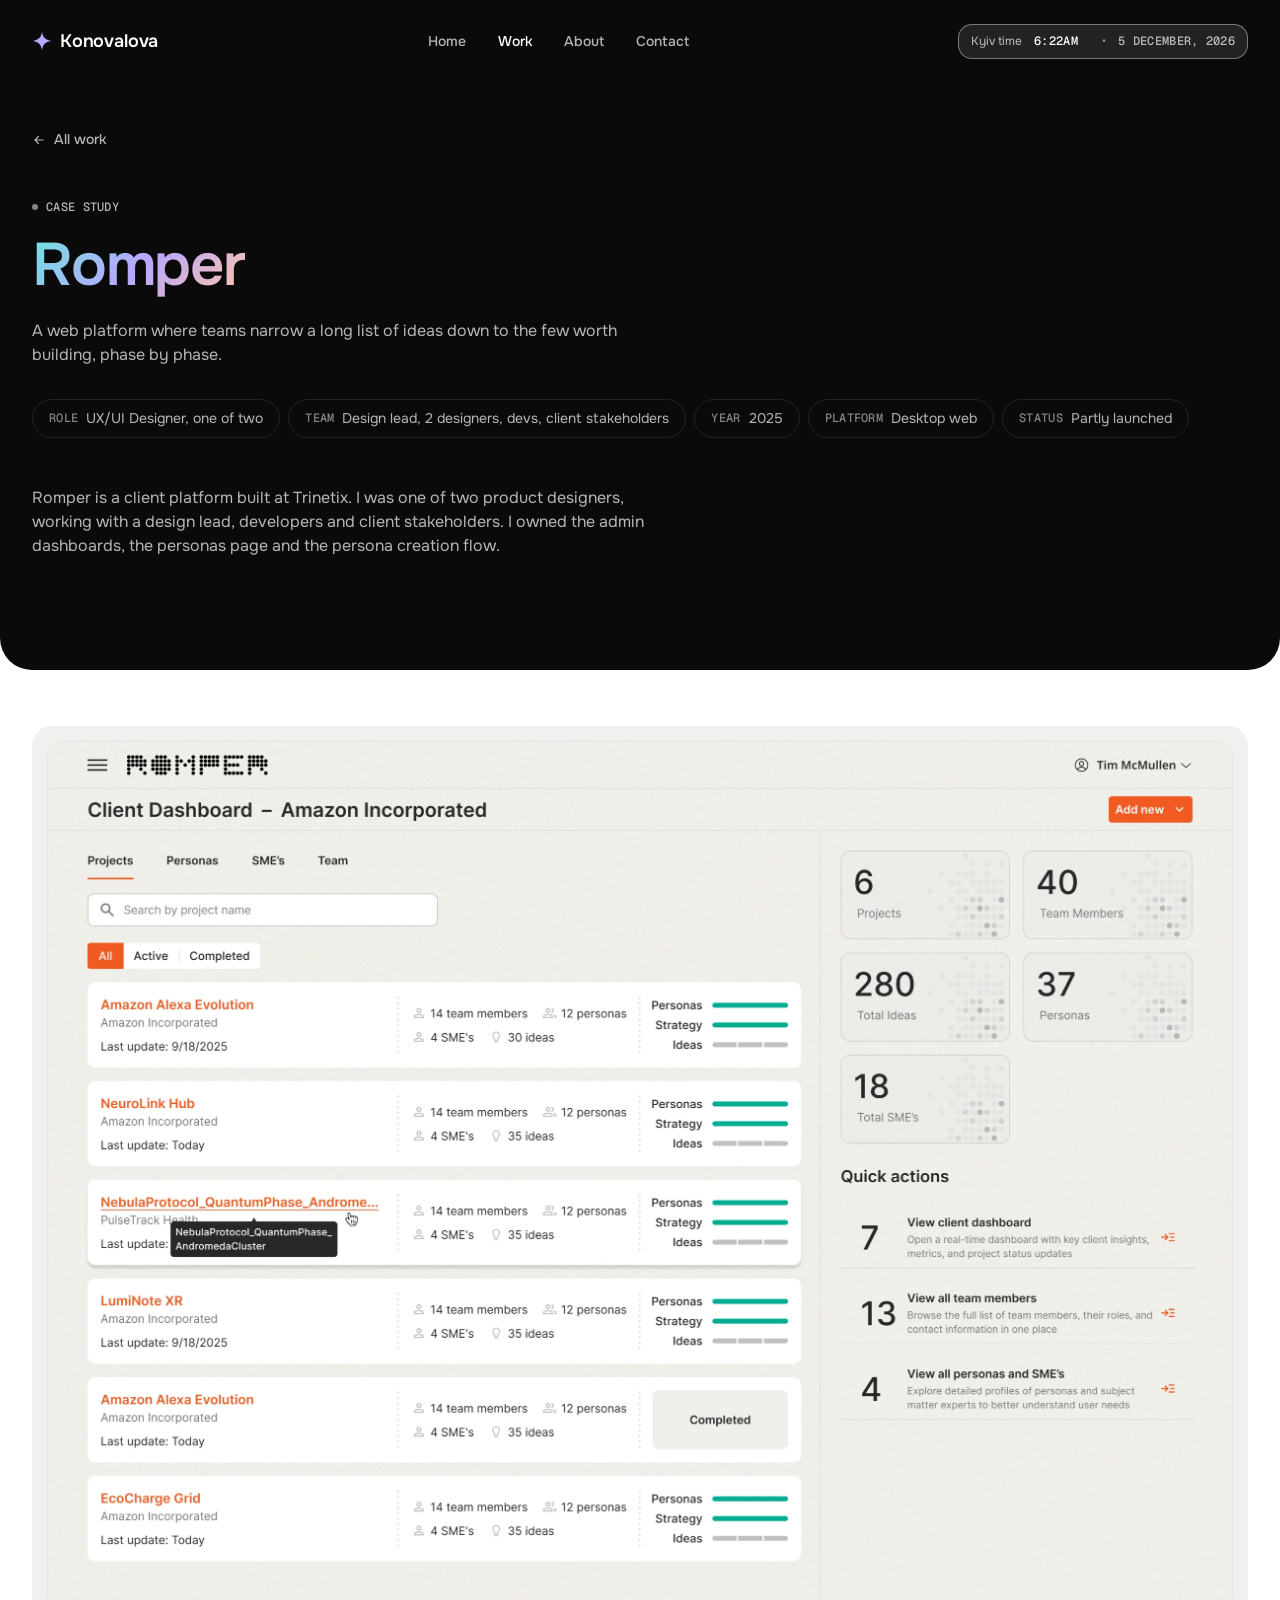
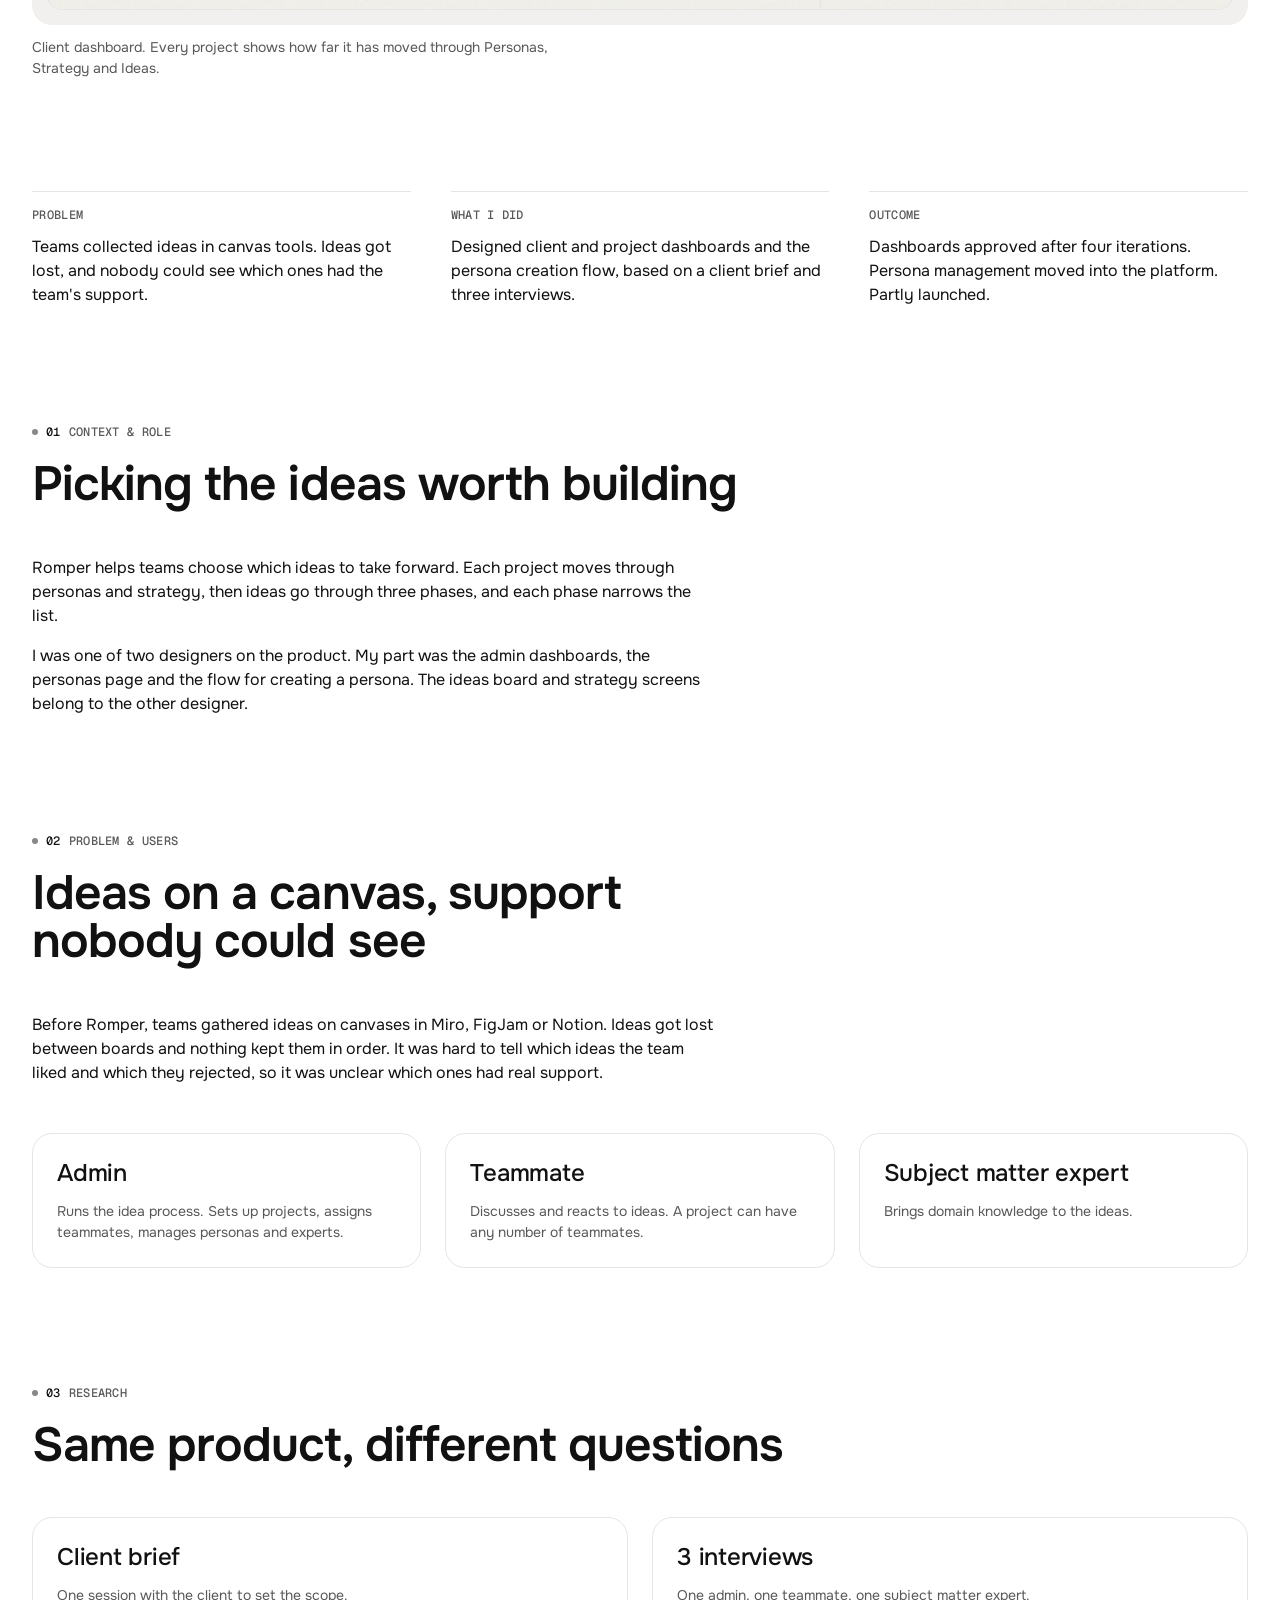
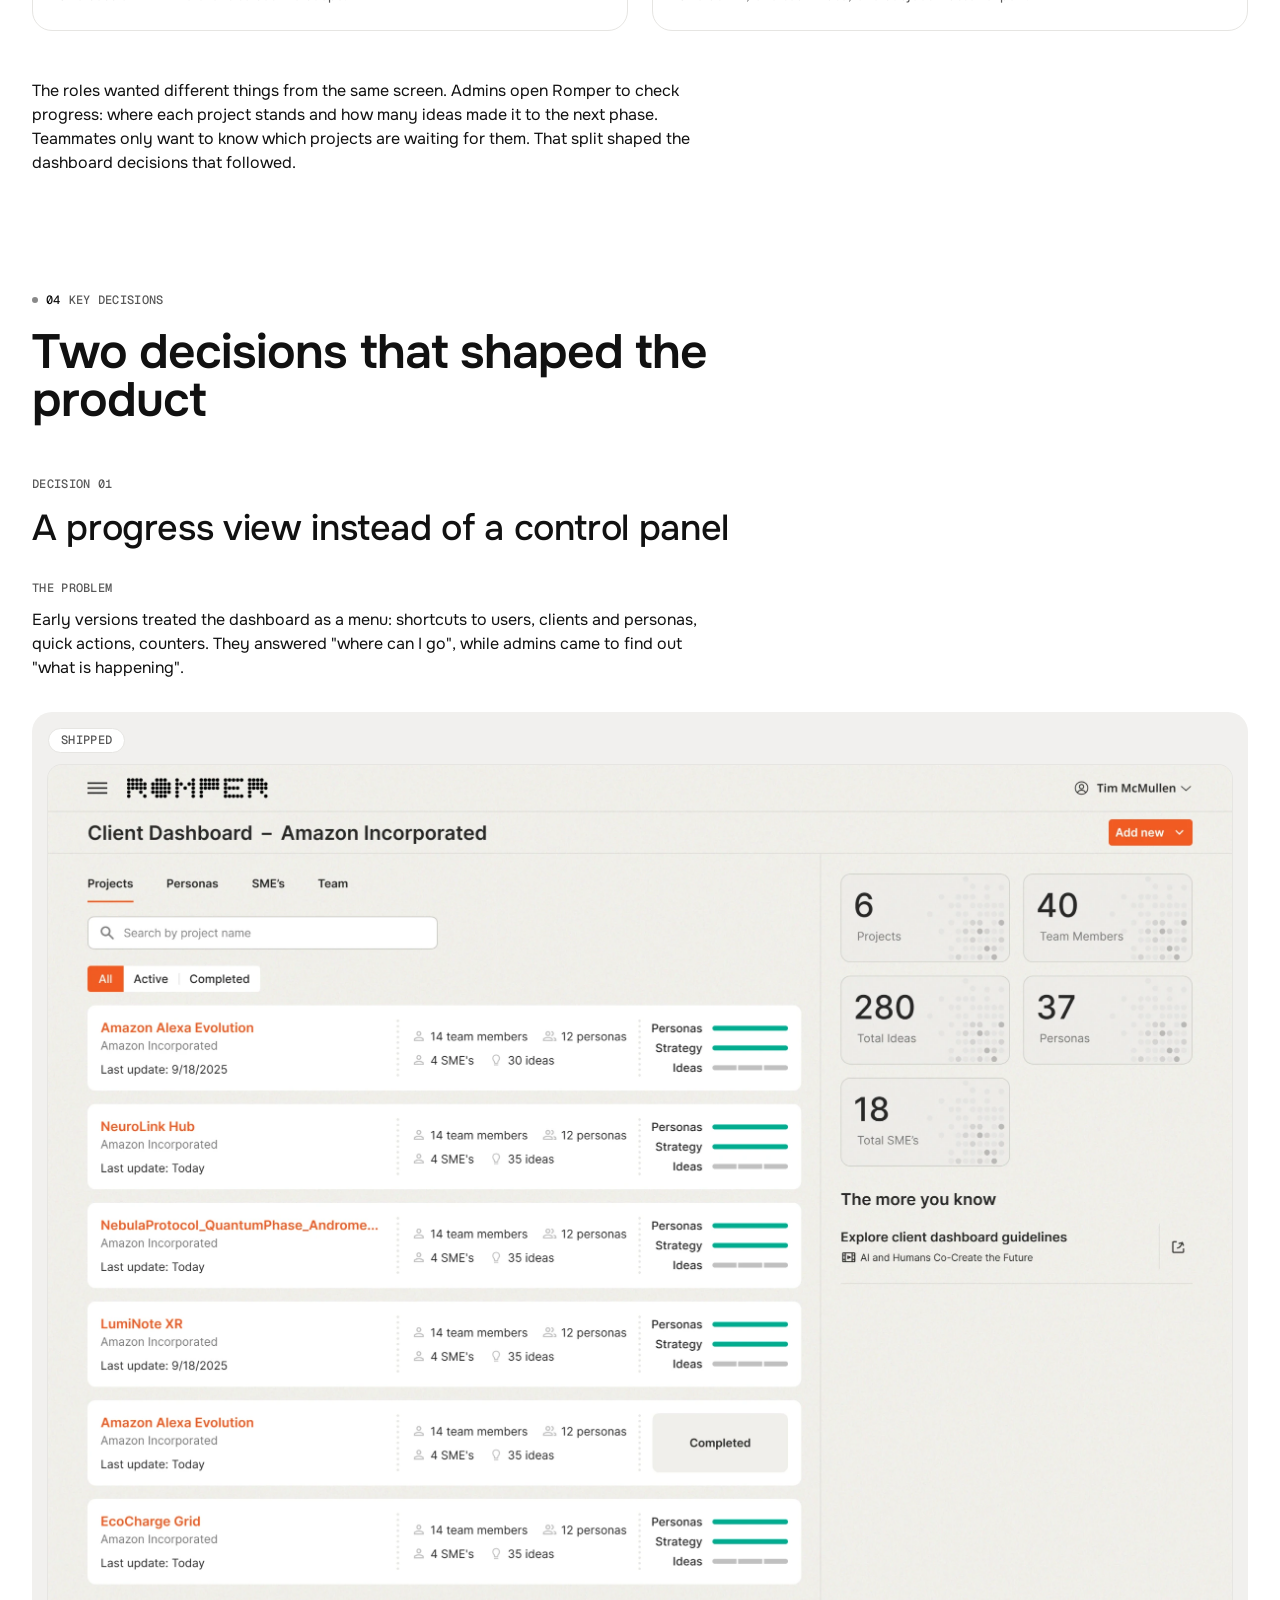
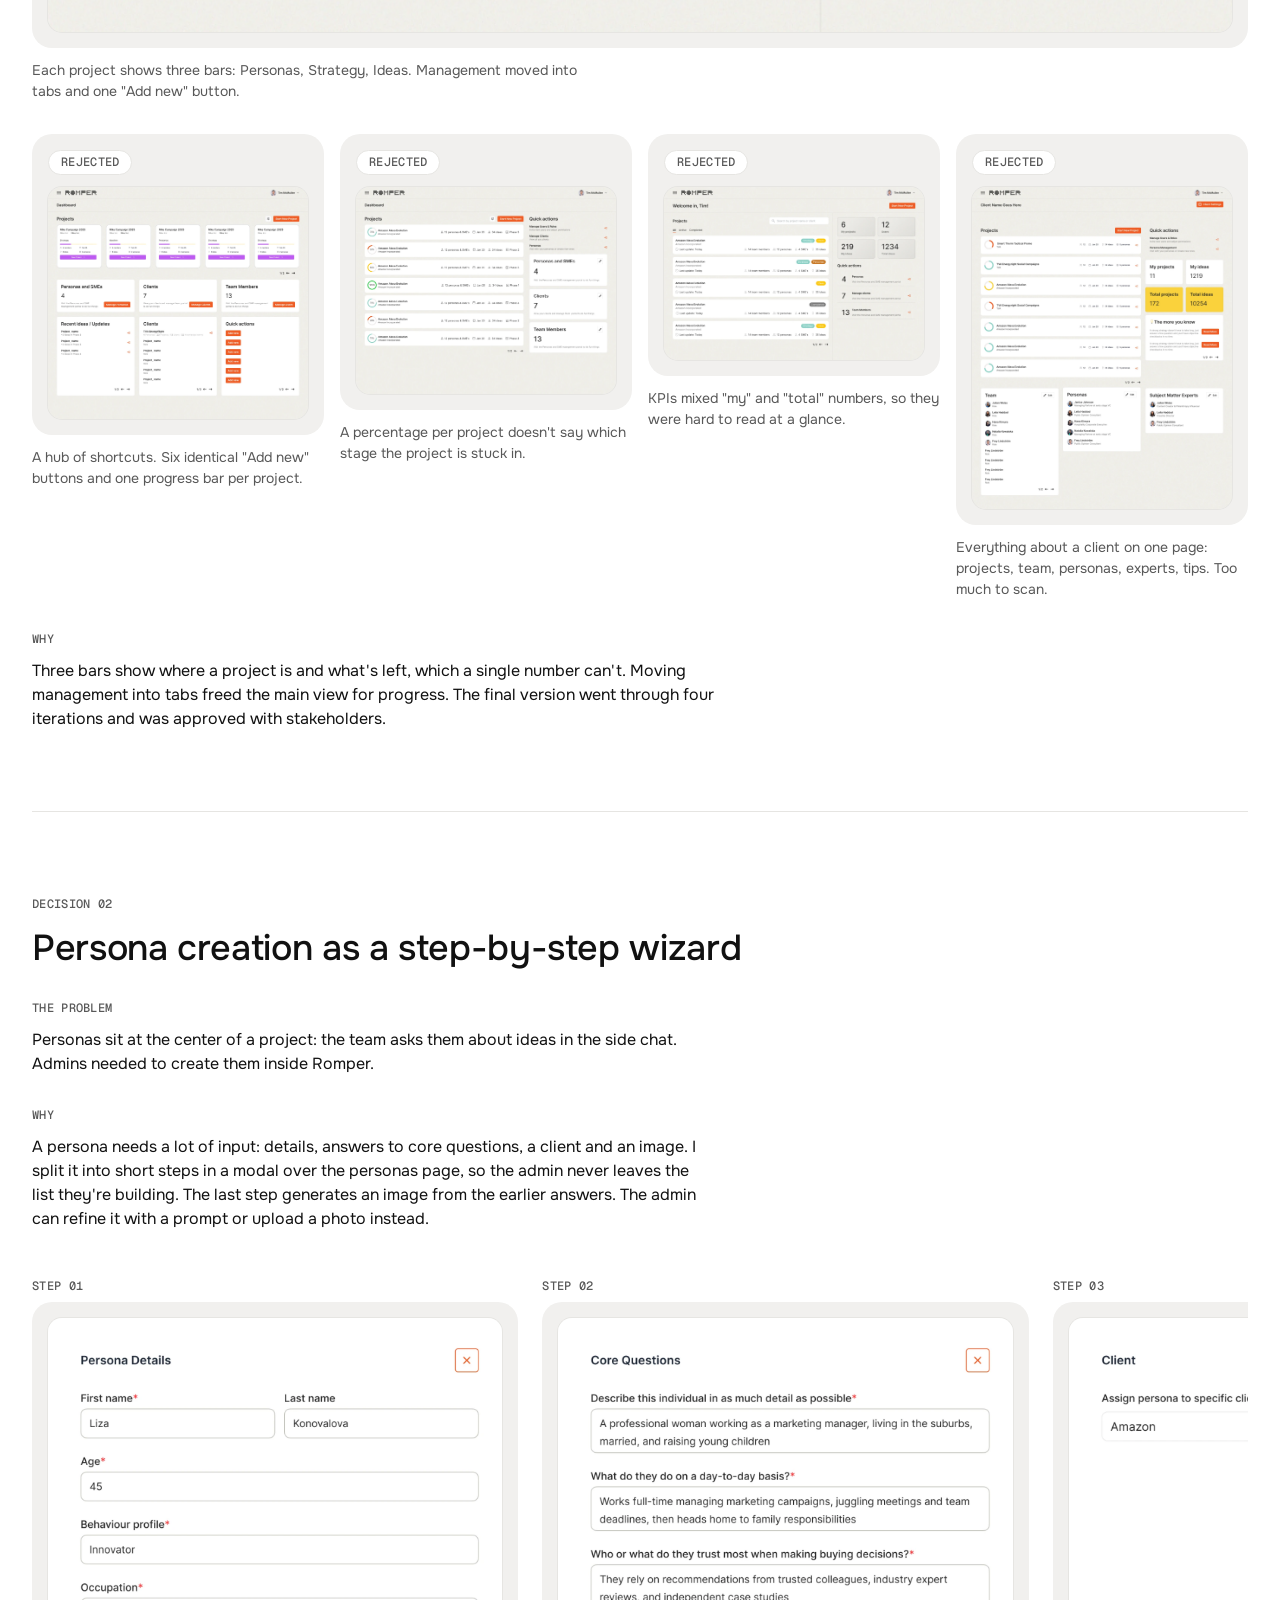
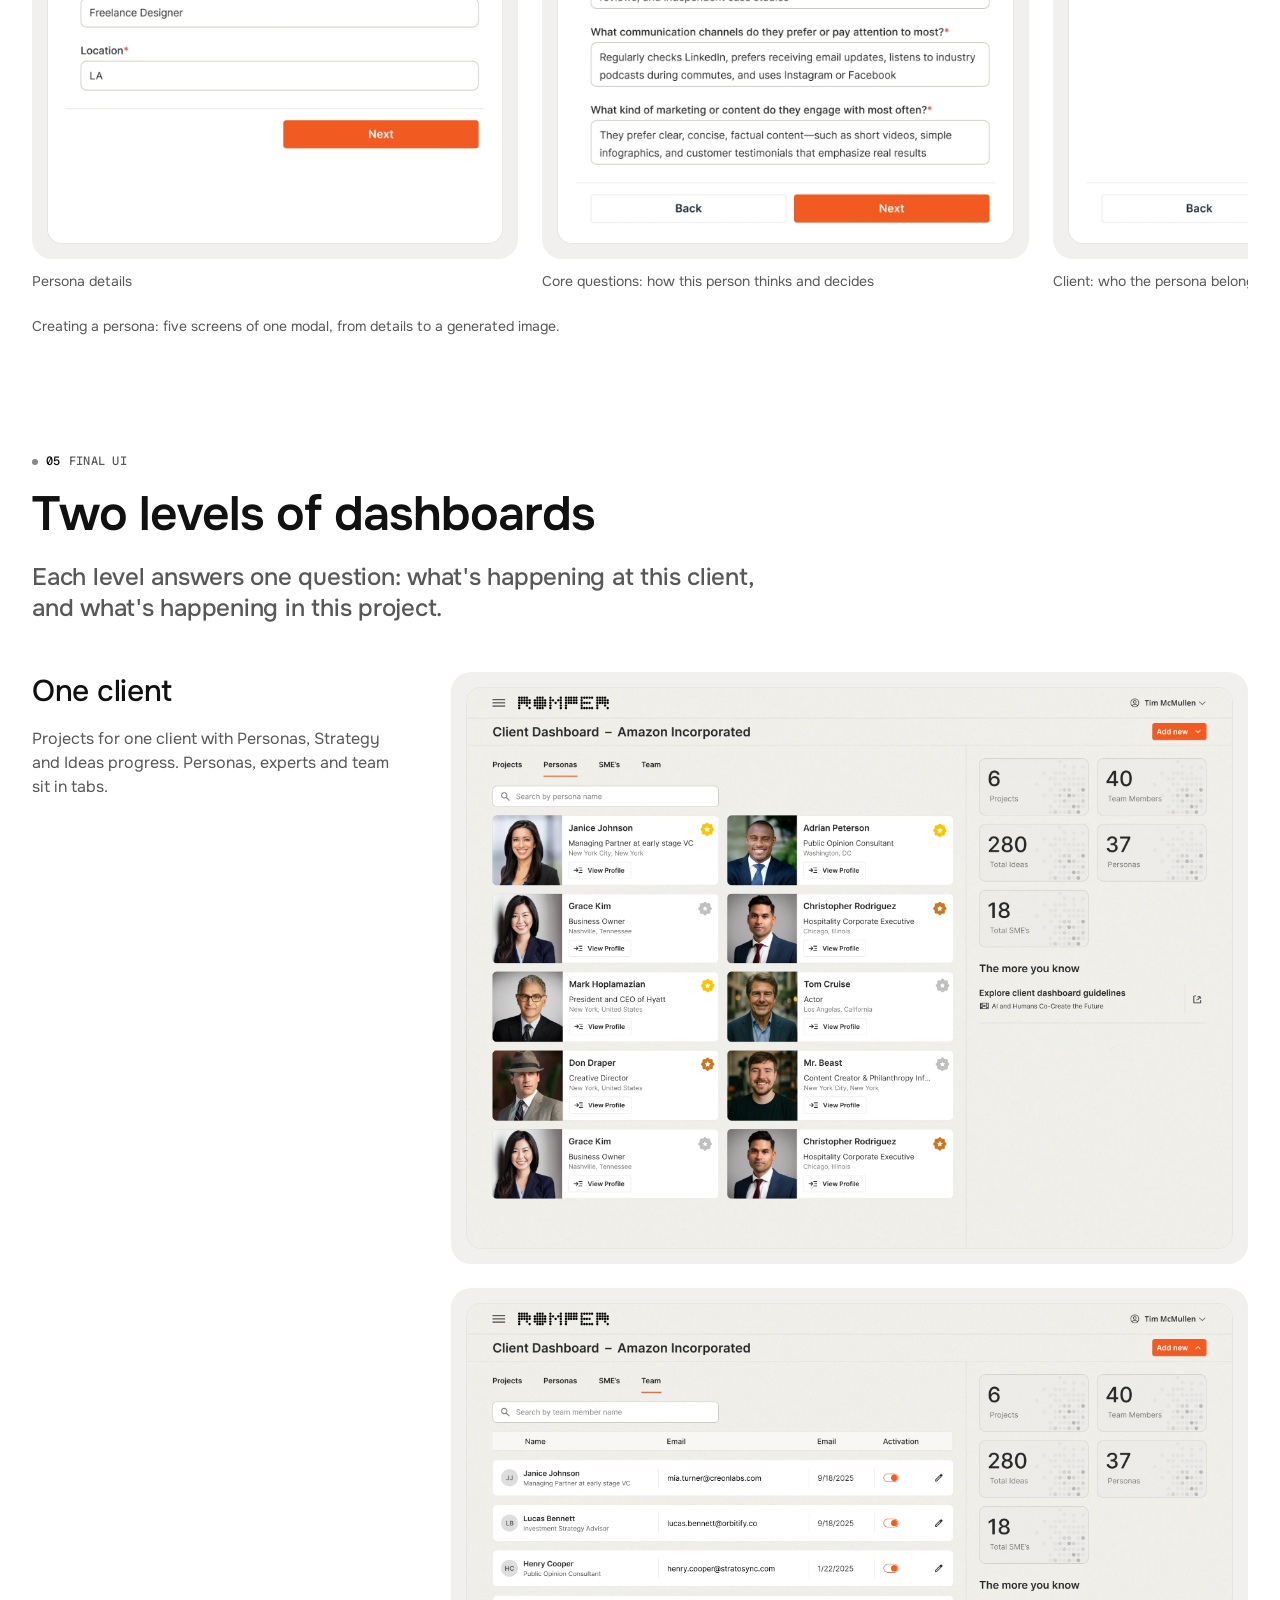
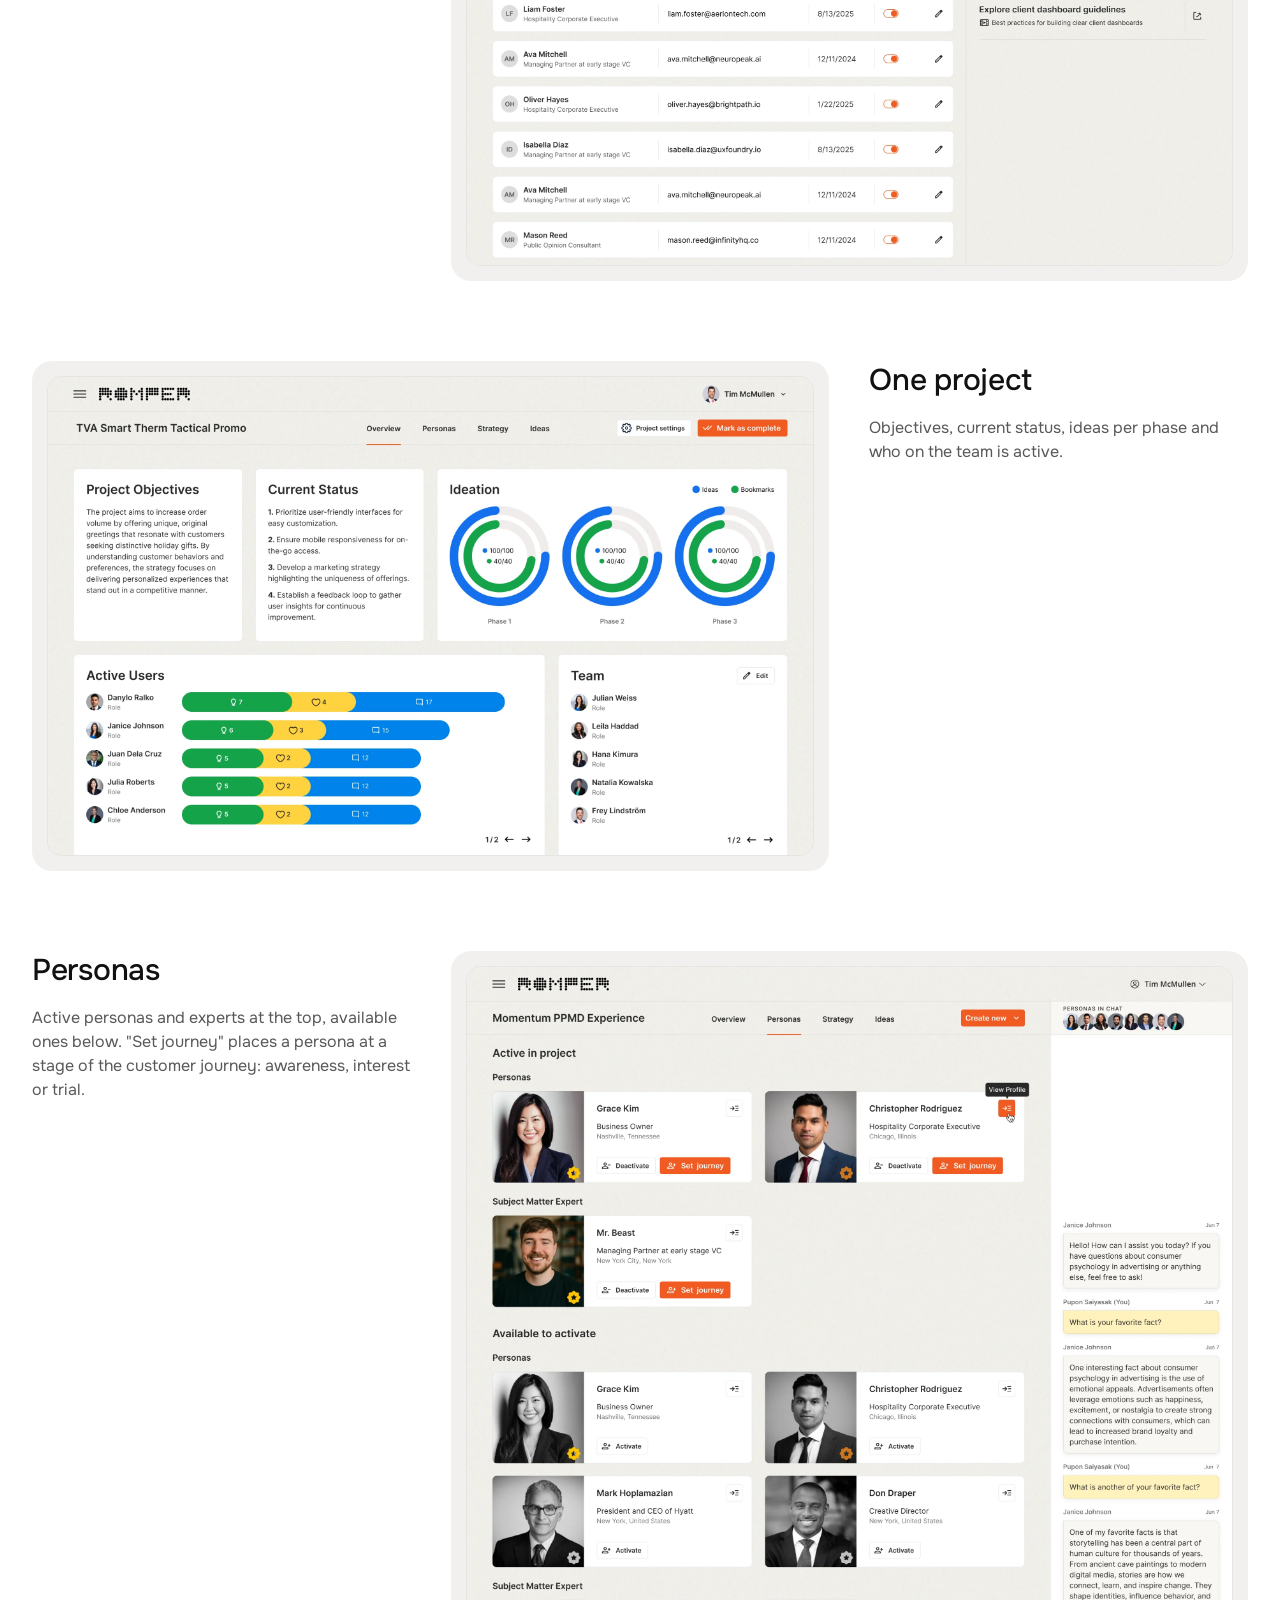
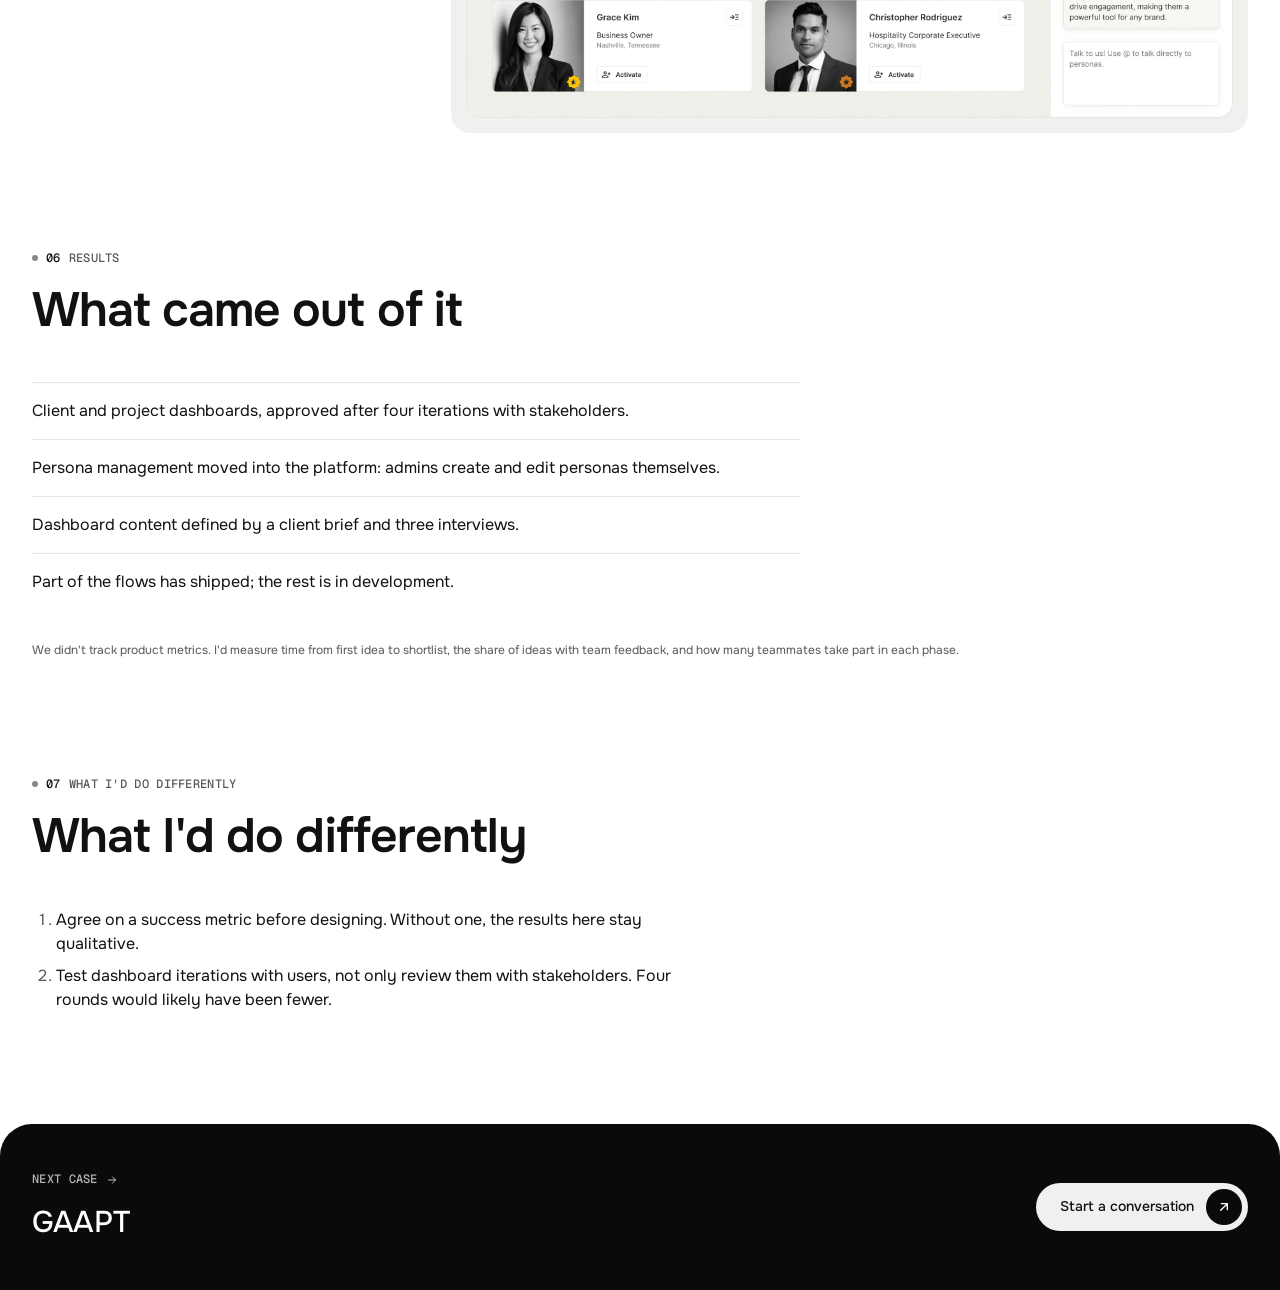
<file: cases/romper/index.html>
<!doctype html>
<!-- Romper case page (from cases/_template/). Shell: cases/shared/case.css, DESIGN.md §4.17. Facts: BRIEF.md in this folder. -->
<html lang="en">
<head>
<meta charset="utf-8">
<meta name="viewport" content="width=device-width, initial-scale=1, viewport-fit=cover">
<title>Romper — Konovalova</title>
<meta name="description" content="A web platform where teams narrow a long list of ideas down to the few worth building, phase by phase.">
<link rel="icon" href="data:image/svg+xml,%3Csvg xmlns='http://www.w3.org/2000/svg' viewBox='0 0 48 48'%3E%3Cpath fill='%230a0a0a' d='M24 2c2.2 13.8 7.9 19.6 22 22-14.1 2.4-19.8 8.2-22 22-2.2-13.8-7.9-19.6-22-22 14.1-2.4 19.8-8.2 22-22Z'/%3E%3C/svg%3E">
<meta name="theme-color" content="#0a0a0a">
<link rel="preconnect" href="https://fonts.googleapis.com">
<link rel="preconnect" href="https://fonts.gstatic.com" crossorigin>
<link rel="stylesheet" href="https://fonts.googleapis.com/css2?family=Onest:wght@400;500;600&family=Geist+Mono:wght@500&display=swap">
<link rel="stylesheet" href="../../shared/type.css?v=20261113">
<link rel="stylesheet" href="../../shared/components.css?v=20261113">
<link rel="stylesheet" href="../shared/case.css?v=20261113">
</head>
<body>

<svg width="0" height="0" style="position:absolute" aria-hidden="true">
  <symbol id="i-logo" viewBox="0 0 48 48"><path fill="currentColor" d="M24 2c2.2 13.8 7.9 19.6 22 22-14.1 2.4-19.8 8.2-22 22-2.2-13.8-7.9-19.6-22-22 14.1-2.4 19.8-8.2 22-22Z"/></symbol>
  <symbol id="i-r" viewBox="0 0 24 24"><path fill="none" stroke="currentColor" stroke-width="2" stroke-linecap="round" stroke-linejoin="round" d="M5 12h14M13 6l6 6-6 6"/></symbol>
  <symbol id="i-l" viewBox="0 0 24 24"><path fill="none" stroke="currentColor" stroke-width="2" stroke-linecap="round" stroke-linejoin="round" d="M19 12H5M11 6l-6 6 6 6"/></symbol>
  <symbol id="i-ur" viewBox="0 0 24 24"><path fill="none" stroke="currentColor" stroke-width="2" stroke-linecap="round" stroke-linejoin="round" d="M7 17 17 7M8 7h9v9"/></symbol>
</svg>

<a class="skip t-label" href="#main">Skip to content</a>

<div class="ink case-hero">
  <header class="top" id="hdr">
    <div class="shell">
      <a class="logo" href="../../index.html" aria-label="Liza Konovalova, home" data-holo="md"><svg class="ico" aria-hidden="true"><use href="#i-logo"/></svg>Konovalova</a>
      <nav aria-label="Primary"><ul class="pnav t-label">
        <li><a href="../../index.html#home">Home</a></li>
        <li><a href="../../index.html#works" aria-current="page">Work</a></li>
        <li><a href="../../about/index.html">About</a></li>
        <li><a href="../../index.html#contact">Contact</a></li>
      </ul></nav>
      <div class="chip t-caption"><span class="lbl">Kyiv time</span><span class="t t-mono" data-time>9:41am</span><span class="sep">•</span><span class="dt t-mono" data-date>5 November, 2026</span></div>
    </div>
  </header>

  <section class="shell intro" id="intro" aria-labelledby="intro-title">
    <a class="back t-label" href="../../index.html#works" data-holo="md"><svg class="ico" aria-hidden="true"><use href="#i-l"/></svg>All work</a>
    <div><span class="eyebrow t-mono">Case study</span></div>
    <h1 class="t-h1" id="intro-title" tabindex="-1">Romper</h1>
    <p class="sum t-body">A web platform where teams narrow a long list of ideas down to the few worth building, phase by phase.</p>
    <ul class="tags t-body-sm" aria-label="Project facts">
      <li><b class="t-mono">Role</b>UX/UI Designer, one of two</li>
      <li><b class="t-mono">Team</b>Design lead, 2 designers, devs, client stakeholders</li>
      <li><b class="t-mono">Year</b>2025</li>
      <li><b class="t-mono">Platform</b>Desktop web</li>
      <li><b class="t-mono">Status</b>Partly launched</li>
    </ul>
    <p class="ctx t-body">Romper is a client platform built at Trinetix. I was one of two product designers, working with a design lead, developers and client stakeholders. I owned the admin dashboards, the personas page and the persona creation flow.</p>
  </section>
</div>

<main id="main">
  <!-- Romper case body (DESIGN.md §4.17 "Case body components"). Facts: cases/romper/BRIEF.md only; anything missing is a .cb-todo.
       Images: cases/romper/assets/*.webp (neutral names), loading="lazy" except the first image on the page. Delete every .cb-todo before the case is frozen. -->

  <div class="shell cb-section cb-flow">
    <figure class="cb-figure">
      <!-- first image on the page: no loading="lazy" -->
      <div class="cb-frame"><div class="cb-media"><img src="assets/client-dashboard-hover.webp" alt="Client dashboard, Projects tab: the third project row in hover, its long name underlined and shown in full in a tooltip, with Personas, Strategy and Ideas progress bars for every project and client totals on the right." width="2400" height="1757" decoding="async"></div></div>
      <figcaption class="t-body-sm">Client dashboard. Every project shows how far it has moved through Personas, Strategy and Ideas.</figcaption>
    </figure>
  </div>

  <section class="shell cb-summary" aria-label="Summary">
    <dl>
      <div><dt class="t-mono">Problem</dt><dd class="t-body">Teams collected ideas in canvas tools. Ideas got lost, and nobody could see which ones had the team's support.</dd></div>
      <div><dt class="t-mono">What I did</dt><dd class="t-body">Designed client and project dashboards and the persona creation flow, based on a client brief and three interviews.</dd></div>
      <div><dt class="t-mono">Outcome</dt><dd class="t-body">Dashboards approved after four iterations. Persona management moved into the platform. Partly launched.</dd></div>
    </dl>
  </section>

  <section class="shell cb-section" id="context" aria-labelledby="context-h">
    <div class="cb-head">
      <span class="eyebrow t-mono"><span class="cb-num">01</span>Context &amp; role</span>
      <h2 class="t-h2" id="context-h">Picking the ideas worth building</h2>
    </div>
    <div class="cb-prose t-body">
      <p>Romper helps teams choose which ideas to take forward. Each project moves through personas and strategy, then ideas go through three phases, and each phase narrows the list.</p>
      <p>I was one of two designers on the product. My part was the admin dashboards, the personas page and the flow for creating a persona. The ideas board and strategy screens belong to the other designer.</p>
    </div>
  </section>

  <section class="shell cb-section" id="problem" aria-labelledby="problem-h">
    <div class="cb-head">
      <span class="eyebrow t-mono"><span class="cb-num">02</span>Problem &amp; users</span>
      <h2 class="t-h2" id="problem-h">Ideas on a canvas, support nobody could see</h2>
    </div>
    <div class="cb-flow">
      <div class="cb-prose t-body">
        <p>Before Romper, teams gathered ideas on canvases in Miro, FigJam or Notion. Ideas got lost between boards and nothing kept them in order. It was hard to tell which ideas the team liked and which they rejected, so it was unclear which ones had real support.</p>
      </div>
      <ul class="cb-cards">
        <li class="cb-card"><h3 class="t-h5">Admin</h3><p class="t-body-sm">Runs the idea process. Sets up projects, assigns teammates, manages personas and experts.</p></li>
        <li class="cb-card"><h3 class="t-h5">Teammate</h3><p class="t-body-sm">Discusses and reacts to ideas. A project can have any number of teammates.</p></li>
        <li class="cb-card"><h3 class="t-h5">Subject matter expert</h3><p class="t-body-sm">Brings domain knowledge to the ideas.</p></li>
      </ul>
    </div>
  </section>

  <section class="shell cb-section" id="research" aria-labelledby="research-h">
    <div class="cb-head">
      <span class="eyebrow t-mono"><span class="cb-num">03</span>Research</span>
      <h2 class="t-h2" id="research-h">Same product, different questions</h2>
    </div>
    <div class="cb-flow">
      <ul class="cb-cards">
        <li class="cb-card"><h3 class="t-h5">Client brief</h3><p class="t-body-sm">One session with the client to set the scope.</p></li>
        <li class="cb-card"><h3 class="t-h5">3 interviews</h3><p class="t-body-sm">One admin, one teammate, one subject matter expert.</p></li>
      </ul>
      <div class="cb-prose t-body">
        <p>The roles wanted different things from the same screen. Admins open Romper to check progress: where each project stands and how many ideas made it to the next phase. Teammates only want to know which projects are waiting for them. That split shaped the dashboard decisions that followed.</p>
      </div>
    </div>
  </section>

  <section class="shell cb-section" id="decisions" aria-labelledby="decisions-h">
    <div class="cb-head">
      <span class="eyebrow t-mono"><span class="cb-num">04</span>Key decisions</span>
      <h2 class="t-h2" id="decisions-h">Two decisions that shaped the product</h2>
    </div>
    <div class="cb-flow">
      <article class="cb-decision" aria-labelledby="d1-h">
        <div><span class="cb-dlabel t-mono">Decision 01</span><h3 class="t-h3" id="d1-h">A progress view instead of a control panel</h3></div>
        <div class="cb-dblock"><h4 class="t-mono">The problem</h4><p class="t-body">Early versions treated the dashboard as a menu: shortcuts to users, clients and personas, quick actions, counters. They answered "where can I go", while admins came to find out "what is happening".</p></div>
        <figure class="cb-figure">
          <div class="cb-frame"><span class="cb-tag t-mono">Shipped</span><div class="cb-media"><img src="assets/client-dashboard.webp" alt="Shipped client dashboard: each project with Personas, Strategy and Ideas progress bars, and tabs for projects, personas, experts and team." width="2400" height="1757" loading="lazy" decoding="async"></div></div>
          <figcaption class="t-body-sm">Each project shows three bars: Personas, Strategy, Ideas. Management moved into tabs and one "Add new" button.</figcaption>
        </figure>
        <ul class="cb-alts" aria-label="Rejected alternatives">
          <li><figure class="cb-figure"><div class="cb-frame"><span class="cb-tag t-mono">Rejected</span><div class="cb-media"><img src="assets/rejected-a.webp" alt="Rejected dashboard: a carousel of project cards with one stage bar each, counter blocks with manage buttons, and six identical Add new buttons." width="1200" height="1070" loading="lazy" decoding="async"></div></div><figcaption class="t-body-sm">A hub of shortcuts. Six identical "Add new" buttons and one progress bar per project.</figcaption></figure></li>
          <li><figure class="cb-figure"><div class="cb-frame"><span class="cb-tag t-mono">Rejected</span><div class="cb-media"><img src="assets/rejected-b.webp" alt="Rejected dashboard: a project list with a percentage ring per project, quick action links and counter cards." width="1200" height="954" loading="lazy" decoding="async"></div></div><figcaption class="t-body-sm">A percentage per project doesn't say which stage the project is stuck in.</figcaption></figure></li>
          <li><figure class="cb-figure"><div class="cb-frame"><span class="cb-tag t-mono">Rejected</span><div class="cb-media"><img src="assets/rejected-c.webp" alt="Rejected dashboard: projects with colored stage tags and four KPI tiles mixing personal and total numbers." width="1200" height="799" loading="lazy" decoding="async"></div></div><figcaption class="t-body-sm">KPIs mixed "my" and "total" numbers, so they were hard to read at a glance.</figcaption></figure></li>
          <li><figure class="cb-figure"><div class="cb-frame"><span class="cb-tag t-mono">Rejected</span><div class="cb-media"><img src="assets/rejected-d.webp" alt="Rejected client dashboard: projects, quick actions, KPI tiles, a tips carousel, team, personas and experts on one page." width="1200" height="1488" loading="lazy" decoding="async"></div></div><figcaption class="t-body-sm">Everything about a client on one page: projects, team, personas, experts, tips. Too much to scan.</figcaption></figure></li>
        </ul>
        <div class="cb-dblock"><h4 class="t-mono">Why</h4><p class="t-body">Three bars show where a project is and what's left, which a single number can't. Moving management into tabs freed the main view for progress. The final version went through four iterations and was approved with stakeholders.</p></div>
      </article>

      <article class="cb-decision" aria-labelledby="d2-h">
        <div><span class="cb-dlabel t-mono">Decision 02</span><h3 class="t-h3" id="d2-h">Persona creation as a step-by-step wizard</h3></div>
        <div class="cb-dblock"><h4 class="t-mono">The problem</h4><p class="t-body">Personas sit at the center of a project: the team asks them about ideas in the side chat. Admins needed to create them inside Romper.</p></div>
        <div class="cb-dblock"><h4 class="t-mono">Why</h4><p class="t-body">A persona needs a lot of input: details, answers to core questions, a client and an image. I split it into short steps in a modal over the personas page, so the admin never leaves the list they're building. The last step generates an image from the earlier answers. The admin can refine it with a prompt or upload a photo instead.</p></div>
      </article>

      <figure class="cb-figure">
        <div class="cb-steps" tabindex="0" role="region" aria-label="Persona creation wizard, 5 steps">
          <ol>
            <li><span class="cb-sn t-mono">Step 01</span><figure class="cb-figure"><div class="cb-frame"><div class="cb-media"><img src="assets/step-1-details.webp" alt="Create persona, step 1: name, age, behaviour profile, occupation and location." width="1200" height="1386" loading="lazy" decoding="async"></div></div><figcaption class="t-body-sm">Persona details</figcaption></figure></li>
            <li><span class="cb-sn t-mono">Step 02</span><figure class="cb-figure"><div class="cb-frame"><div class="cb-media"><img src="assets/step-2-questions.webp" alt="Create persona, step 2: core questions about the persona's day, trusted sources and channels." width="1200" height="1386" loading="lazy" decoding="async"></div></div><figcaption class="t-body-sm">Core questions: how this person thinks and decides</figcaption></figure></li>
            <li><span class="cb-sn t-mono">Step 03</span><figure class="cb-figure"><div class="cb-frame"><div class="cb-media"><img src="assets/step-3-client.webp" alt="Create persona, step 3: assigning the persona to a client." width="1200" height="1386" loading="lazy" decoding="async"></div></div><figcaption class="t-body-sm">Client: who the persona belongs to</figcaption></figure></li>
            <li><span class="cb-sn t-mono">Step 04</span><figure class="cb-figure"><div class="cb-frame"><div class="cb-media"><img src="assets/step-4-image.webp" alt="Create persona, step 4: generating the persona's image from a description, or uploading one." width="1200" height="1386" loading="lazy" decoding="async"></div></div><figcaption class="t-body-sm">Image: generated from the answers</figcaption></figure></li>
            <li><span class="cb-sn t-mono">Step 05</span><figure class="cb-figure"><div class="cb-frame"><div class="cb-media"><img src="assets/step-5-image-ready.webp" alt="Create persona, step 5: the generated image, ready to save." width="1200" height="1386" loading="lazy" decoding="async"></div></div><figcaption class="t-body-sm">Image ready: refine or upload instead</figcaption></figure></li>
          </ol>
        </div>
        <figcaption class="t-body-sm">Creating a persona: five screens of one modal, from details to a generated image.</figcaption>
      </figure>
    </div>
  </section>

  <section class="shell cb-section" id="final-ui" aria-labelledby="final-h">
    <div class="cb-head">
      <span class="eyebrow t-mono"><span class="cb-num">05</span>Final UI</span>
      <h2 class="t-h2" id="final-h">Two levels of dashboards</h2>
      <p class="cb-lead t-h5">Each level answers one question: what's happening at this client, and what's happening in this project.</p>
    </div>
    <div class="cb-feature">
      <div class="cb-ftext"><h3 class="t-h4">One client</h3><p class="t-body">Projects for one client with Personas, Strategy and Ideas progress. Personas, experts and team sit in tabs.</p></div>
      <div class="cb-fmedia cb-stack">
        <figure class="cb-figure"><div class="cb-frame"><div class="cb-media"><img src="assets/level-client-personas.webp" alt="Client dashboard, Personas tab: persona cards with photos, roles, locations and View profile buttons, with client totals on the right." width="2400" height="1757" loading="lazy" decoding="async"></div></div></figure>
        <figure class="cb-figure"><div class="cb-frame"><div class="cb-media"><img src="assets/level-client.webp" alt="Client dashboard, Team tab: team members with roles, emails, activation toggles and edit actions, with client totals on the right." width="2400" height="1757" loading="lazy" decoding="async"></div></div></figure>
      </div>
    </div>
    <div class="cb-feature cb-feature--flip">
      <div class="cb-ftext"><h3 class="t-h4">One project</h3><p class="t-body">Objectives, current status, ideas per phase and who on the team is active.</p></div>
      <div class="cb-fmedia"><figure class="cb-figure cb-figure--crop"><div class="cb-frame"><div class="cb-media"><img src="assets/level-project.webp" alt="Project dashboard: objectives, current status, ideas and bookmarks per phase, active users by ideas, likes and comments, and activity over five weeks." width="2400" height="2948" loading="lazy" decoding="async"></div></div></figure></div>
    </div>
    <div class="cb-feature">
      <div class="cb-ftext"><h3 class="t-h4">Personas</h3><p class="t-body">Active personas and experts at the top, available ones below. "Set journey" places a persona at a stage of the customer journey: awareness, interest or trial.</p></div>
      <div class="cb-fmedia"><figure class="cb-figure"><div class="cb-frame"><div class="cb-media"><img src="assets/personas.webp" alt="Personas page: active personas and experts at the top with Set journey buttons, available ones below, and the persona chat on the right." width="2400" height="2353" loading="lazy" decoding="async"></div></div></figure></div>
    </div>
  </section>

  <section class="shell cb-section" id="results" aria-labelledby="results-h">
    <div class="cb-head">
      <span class="eyebrow t-mono"><span class="cb-num">06</span>Results</span>
      <h2 class="t-h2" id="results-h">What came out of it</h2>
    </div>
    <div>
      <ul class="cb-outcomes t-body">
        <li>Client and project dashboards, approved after four iterations with stakeholders.</li>
        <li>Persona management moved into the platform: admins create and edit personas themselves.</li>
        <li>Dashboard content defined by a client brief and three interviews.</li>
        <li>Part of the flows has shipped; the rest is in development.</li>
      </ul>
      <p class="cb-note t-caption">We didn't track product metrics. I'd measure time from first idea to shortlist, the share of ideas with team feedback, and how many teammates take part in each phase.</p>
    </div>
  </section>

  <section class="shell cb-section" id="retro" aria-labelledby="retro-h">
    <div class="cb-head">
      <span class="eyebrow t-mono"><span class="cb-num">07</span>What I'd do differently</span>
      <h2 class="t-h2" id="retro-h">What I'd do differently</h2>
    </div>
    <div class="cb-prose t-body">
      <ol>
        <li>Agree on a success metric before designing. Without one, the results here stay qualitative.</li>
        <li>Test dashboard iterations with users, not only review them with stakeholders. Four rounds would likely have been fewer.</li>
      </ol>
    </div>
  </section>
</main>

<!-- End block (DESIGN.md §4.17): next case is GAAPT. -->
<section class="ink case-end" id="case-end" aria-label="Next">
  <div class="shell">
    <a class="cend-next" href="../gaapt/index.html" data-holo="md"><span class="k t-mono">Next case<svg class="ico r" aria-hidden="true"><use href="#i-r"/></svg></span><span class="t t-h4">GAAPT</span></a>
    <a class="pill light arrow" href="../../index.html#contact" data-holo="md">Start a conversation<span class="bd"><svg class="ico ur" aria-hidden="true"><use href="#i-ur"/></svg></span></a>
  </div>
</section>

<script src="../shared/case.js?v=20261113"></script>
<script src="../../shared/totop.js?v=20261113" defer></script>
</body>
</html>
</file>
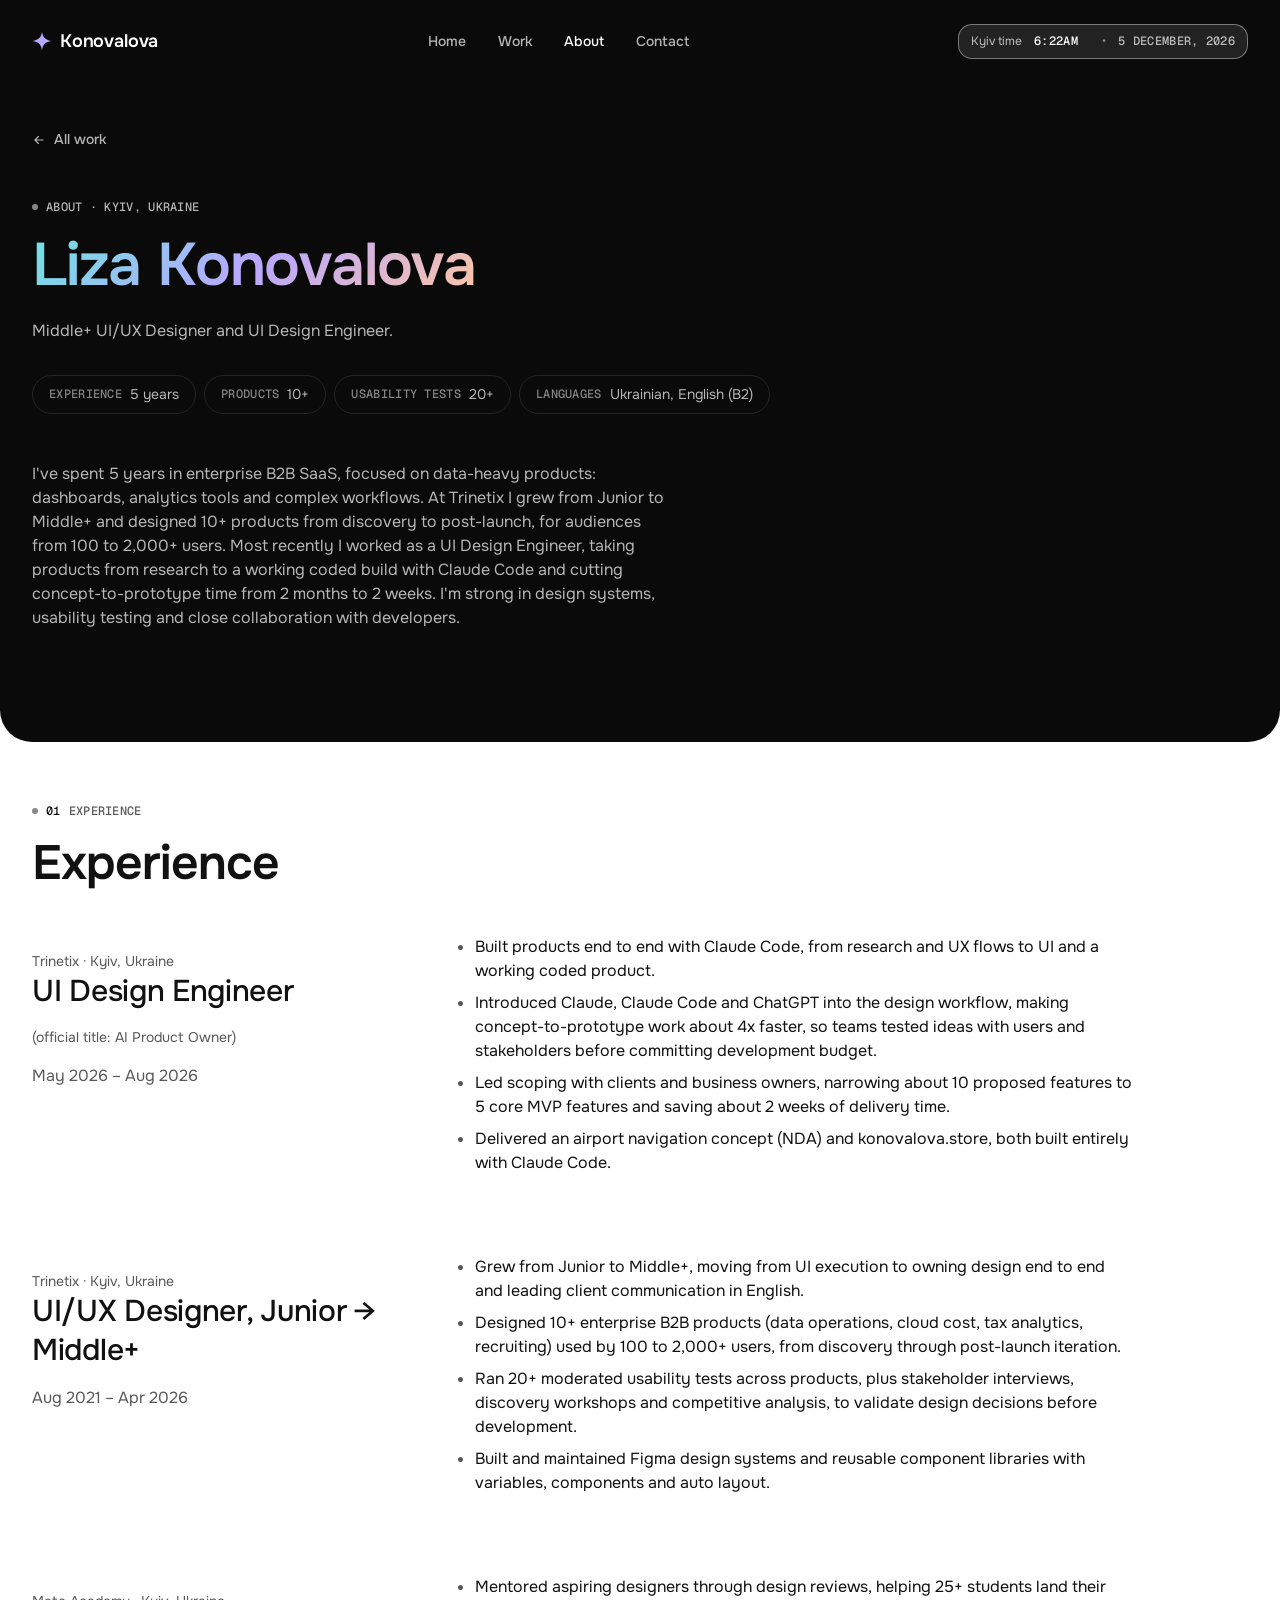
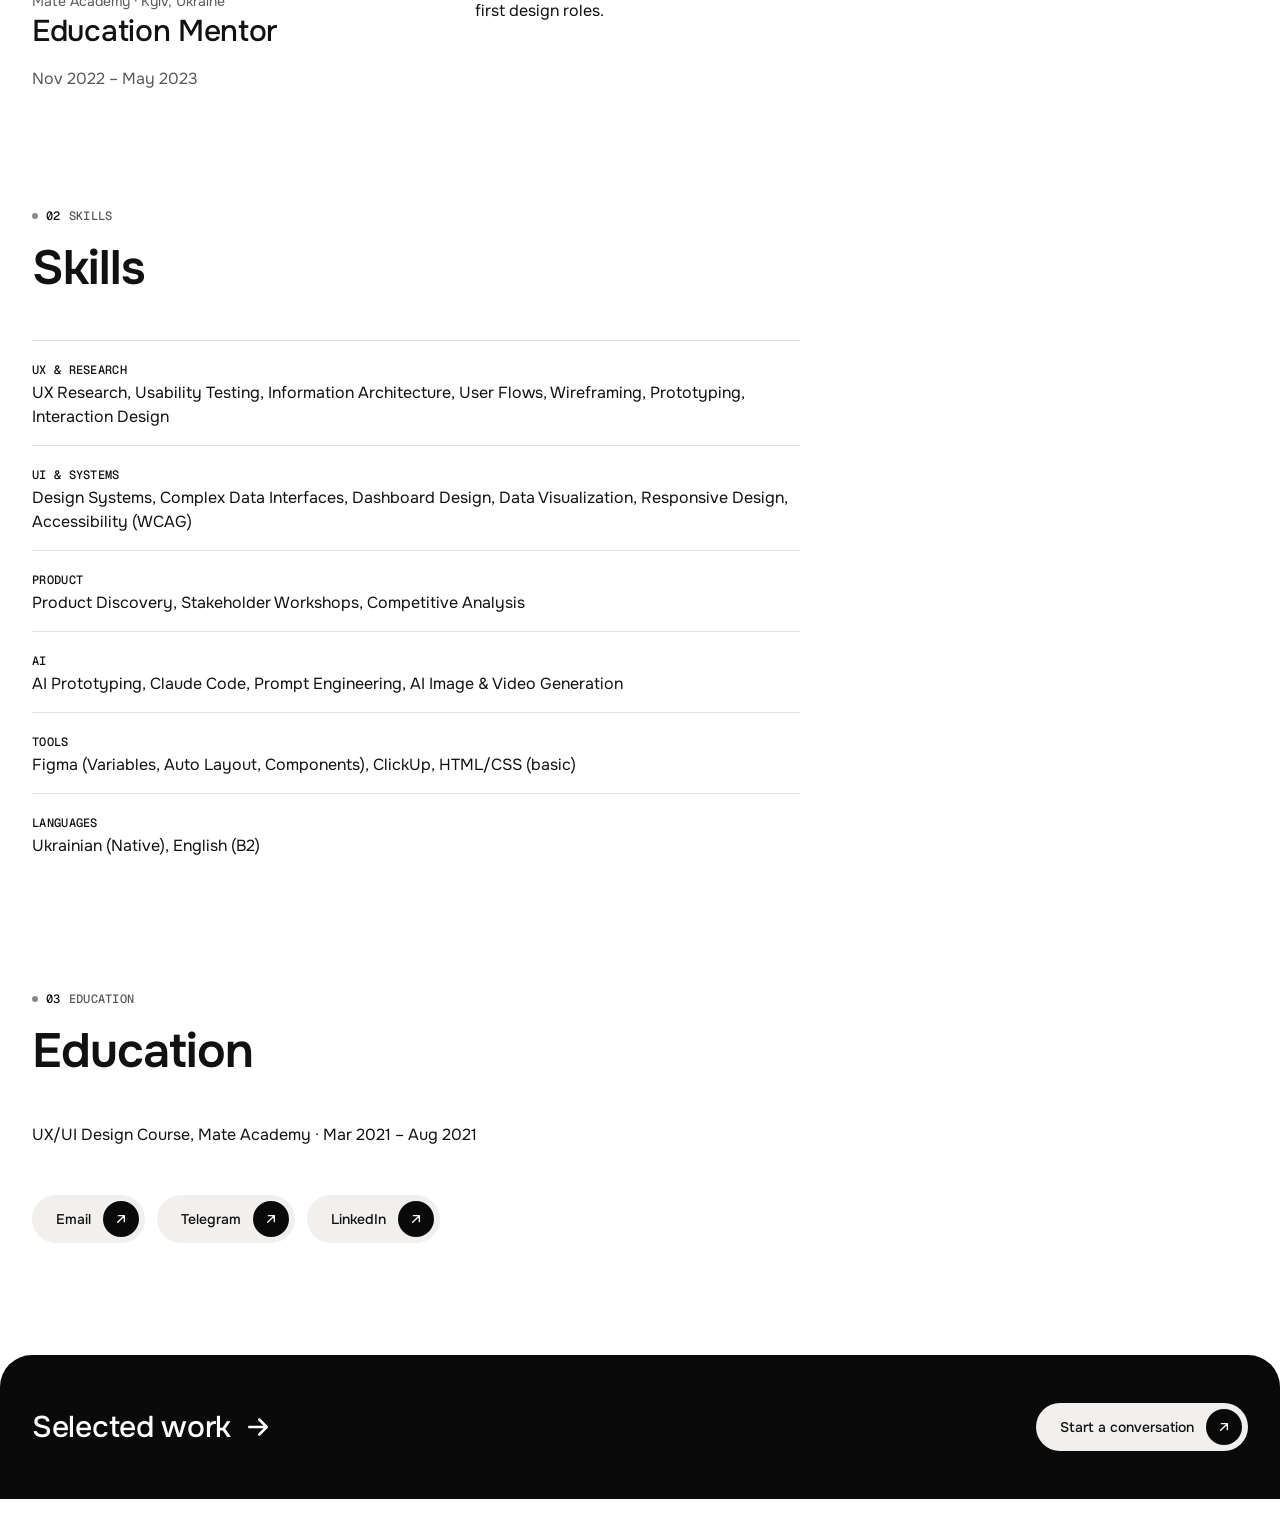
<file: resume.html>
<!doctype html>
<html lang="en">
<head>
<meta charset="utf-8">
<meta name="viewport" content="width=device-width, initial-scale=1">
<title>Moved — Konovalova</title>
<meta name="robots" content="noindex">
<link rel="canonical" href="https://konovalova.store/about/">
<meta http-equiv="refresh" content="0; url=about/">
</head>
<body>
<p>This page has moved: <a href="about/">About</a>.</p>
</body>
</html>
</file>
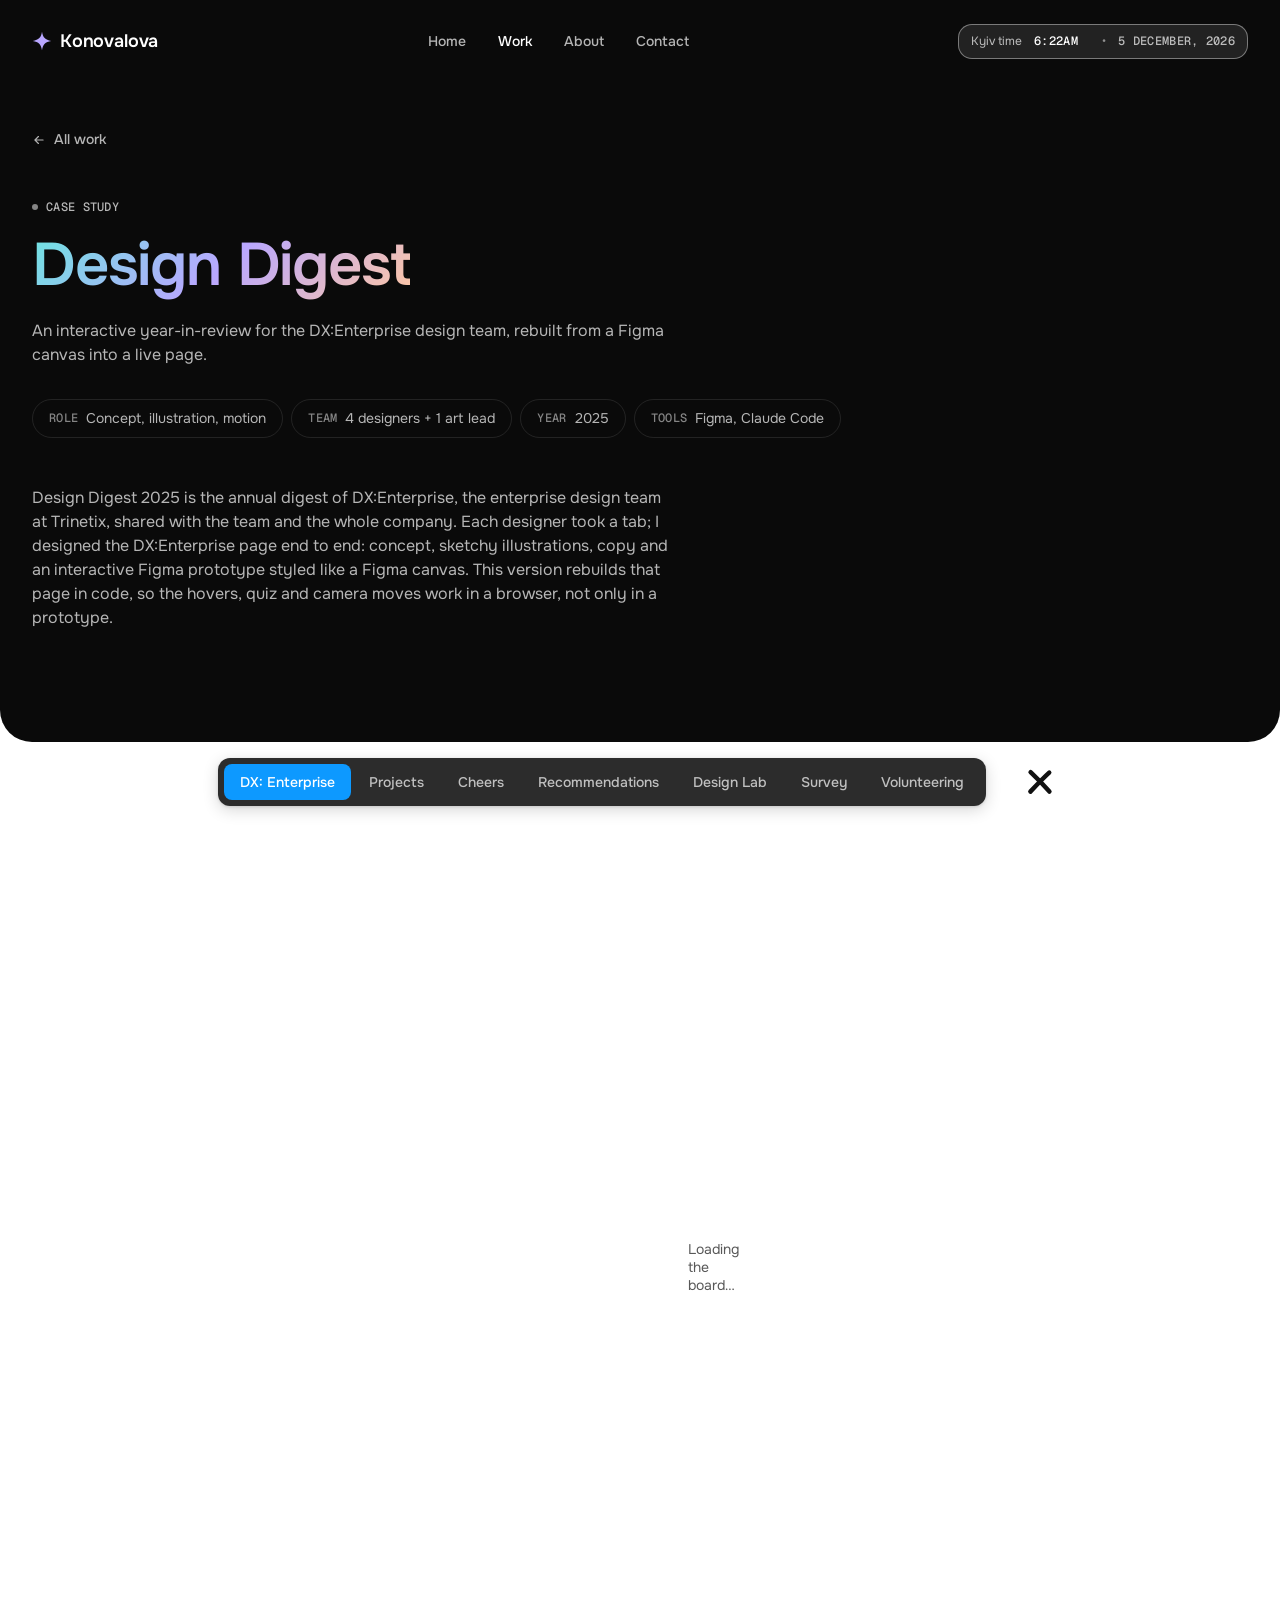
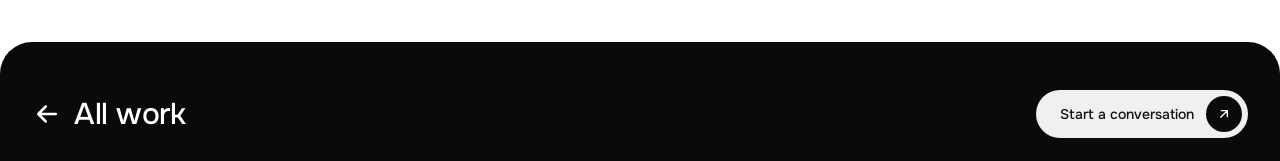
<file: cases/design-digest.html>
<!doctype html>
<html lang="en">
<head>
<meta charset="utf-8">
<meta name="viewport" content="width=device-width, initial-scale=1">
<title>Moved — Konovalova</title>
<meta name="robots" content="noindex">
<link rel="canonical" href="https://konovalova.store/cases/design-digest/">
<meta http-equiv="refresh" content="0; url=design-digest/">
</head>
<body>
<p>This page has moved: <a href="design-digest/">Design Digest</a>.</p>
</body>
</html>
</file>
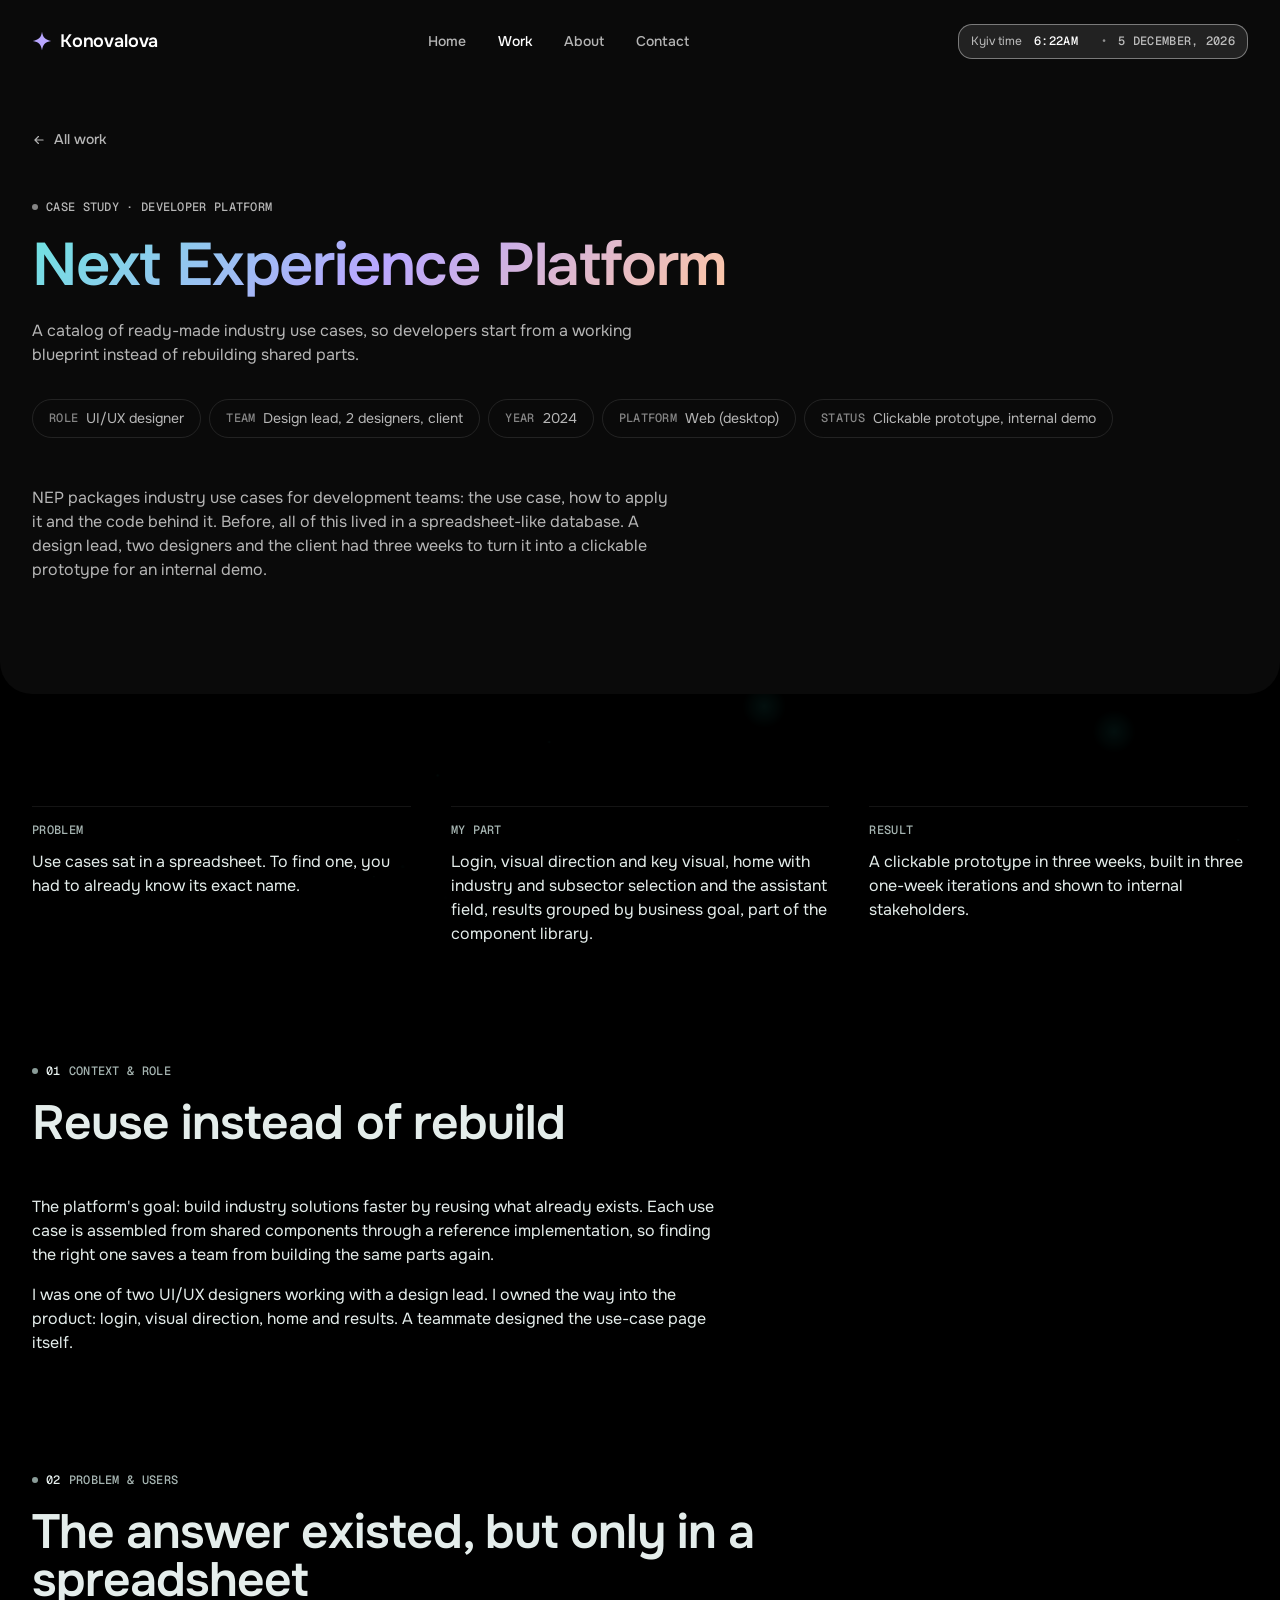
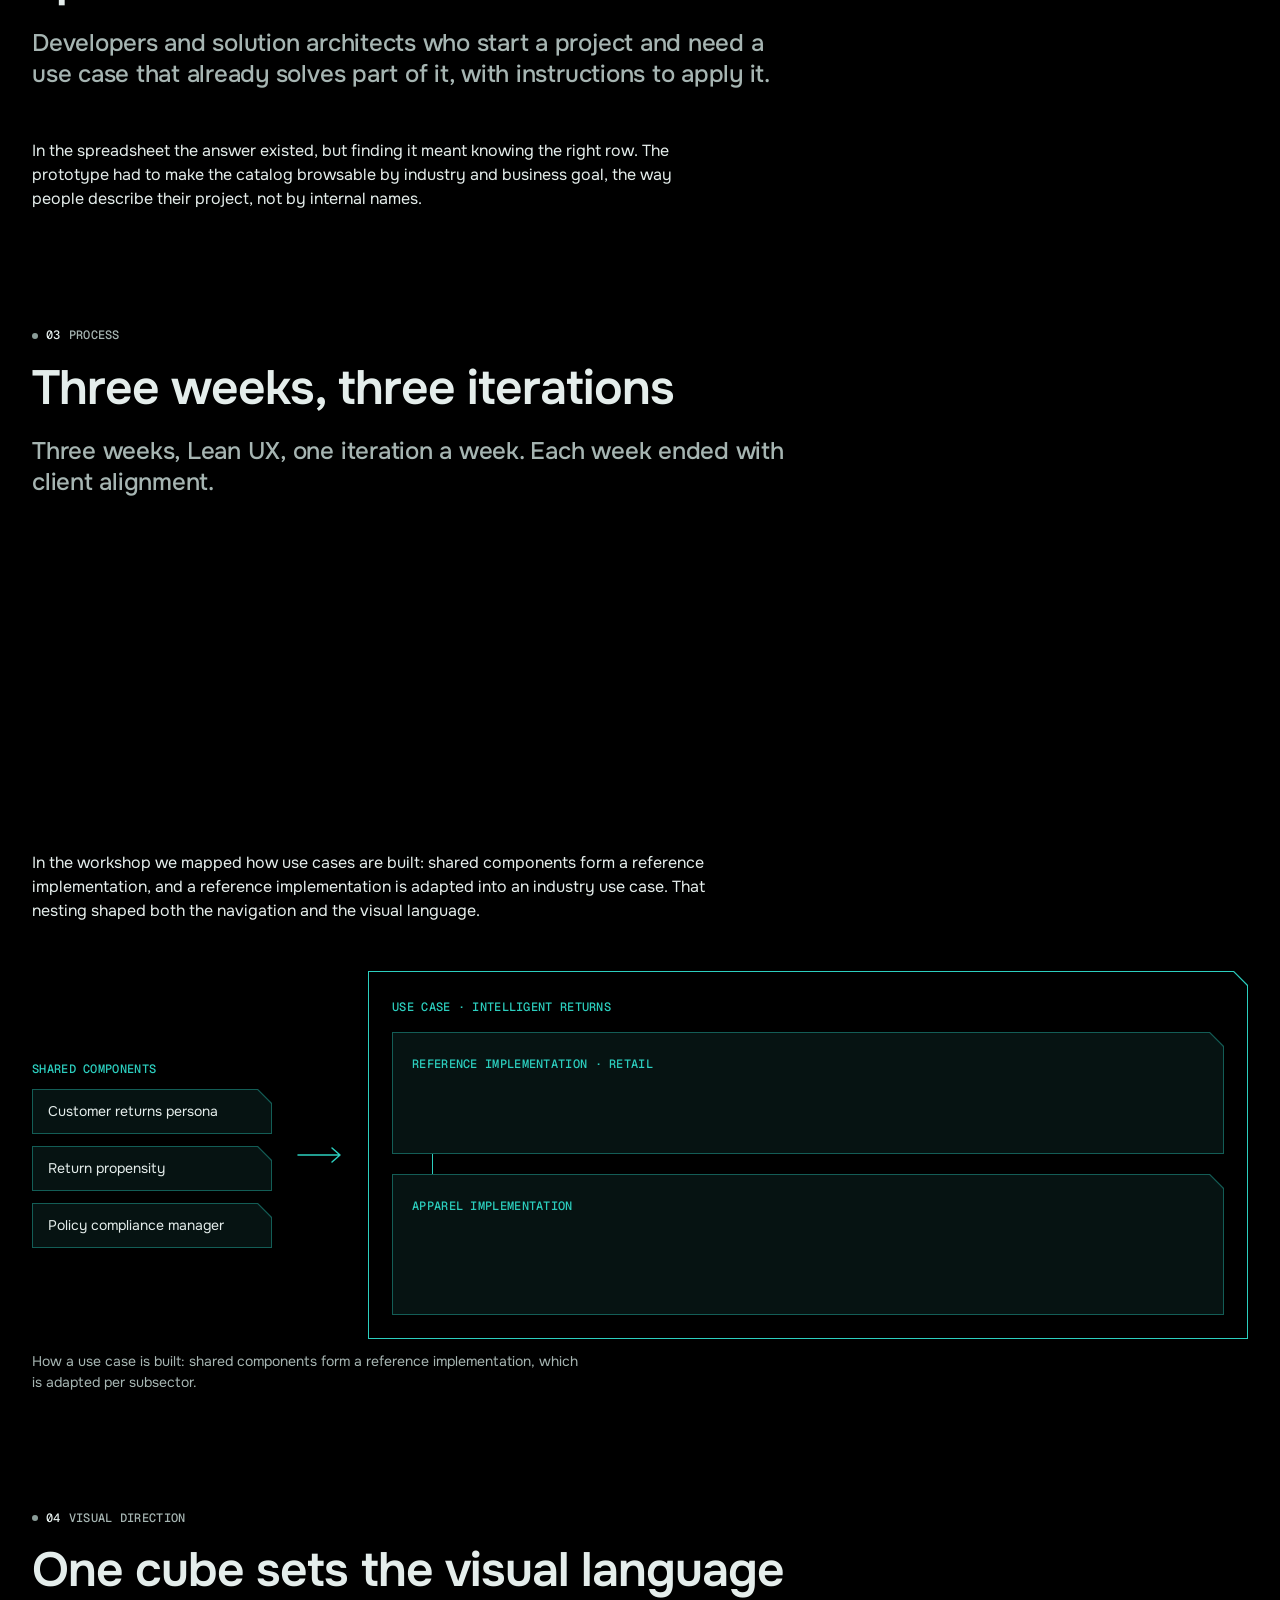
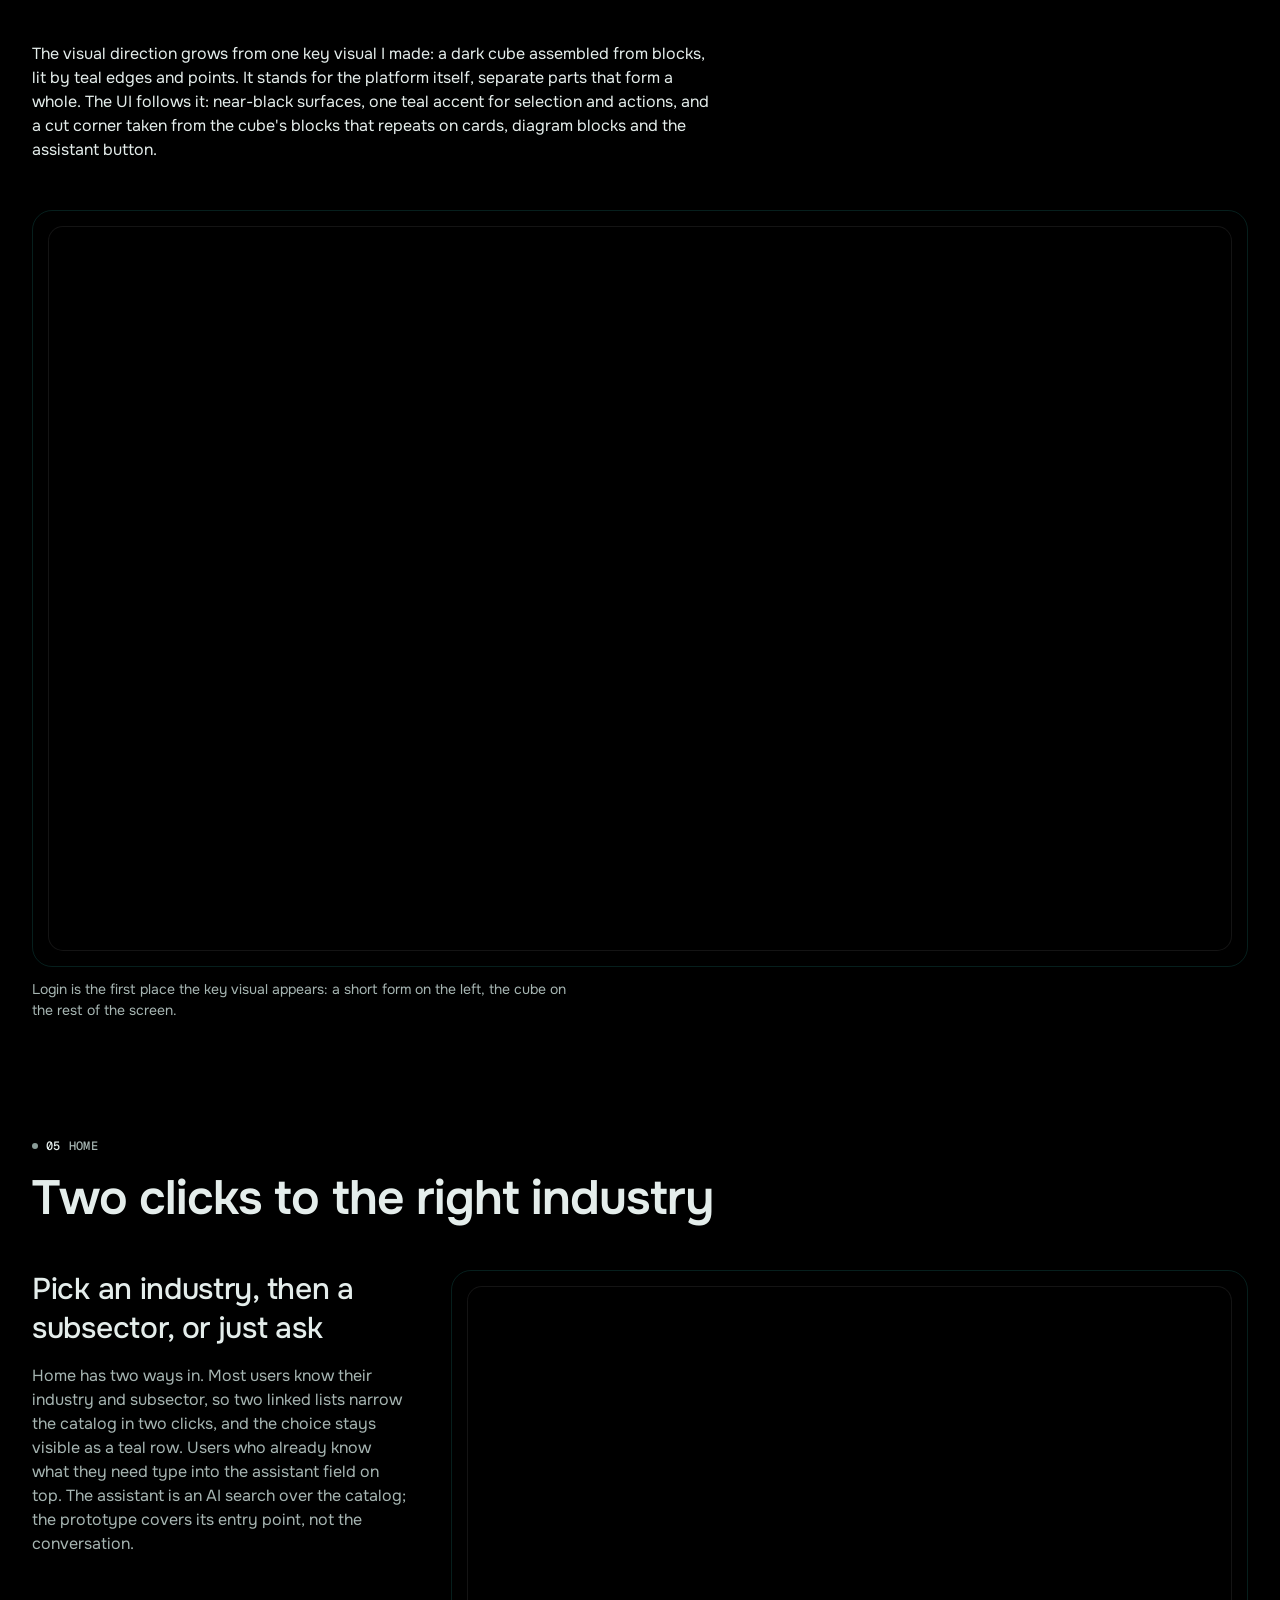
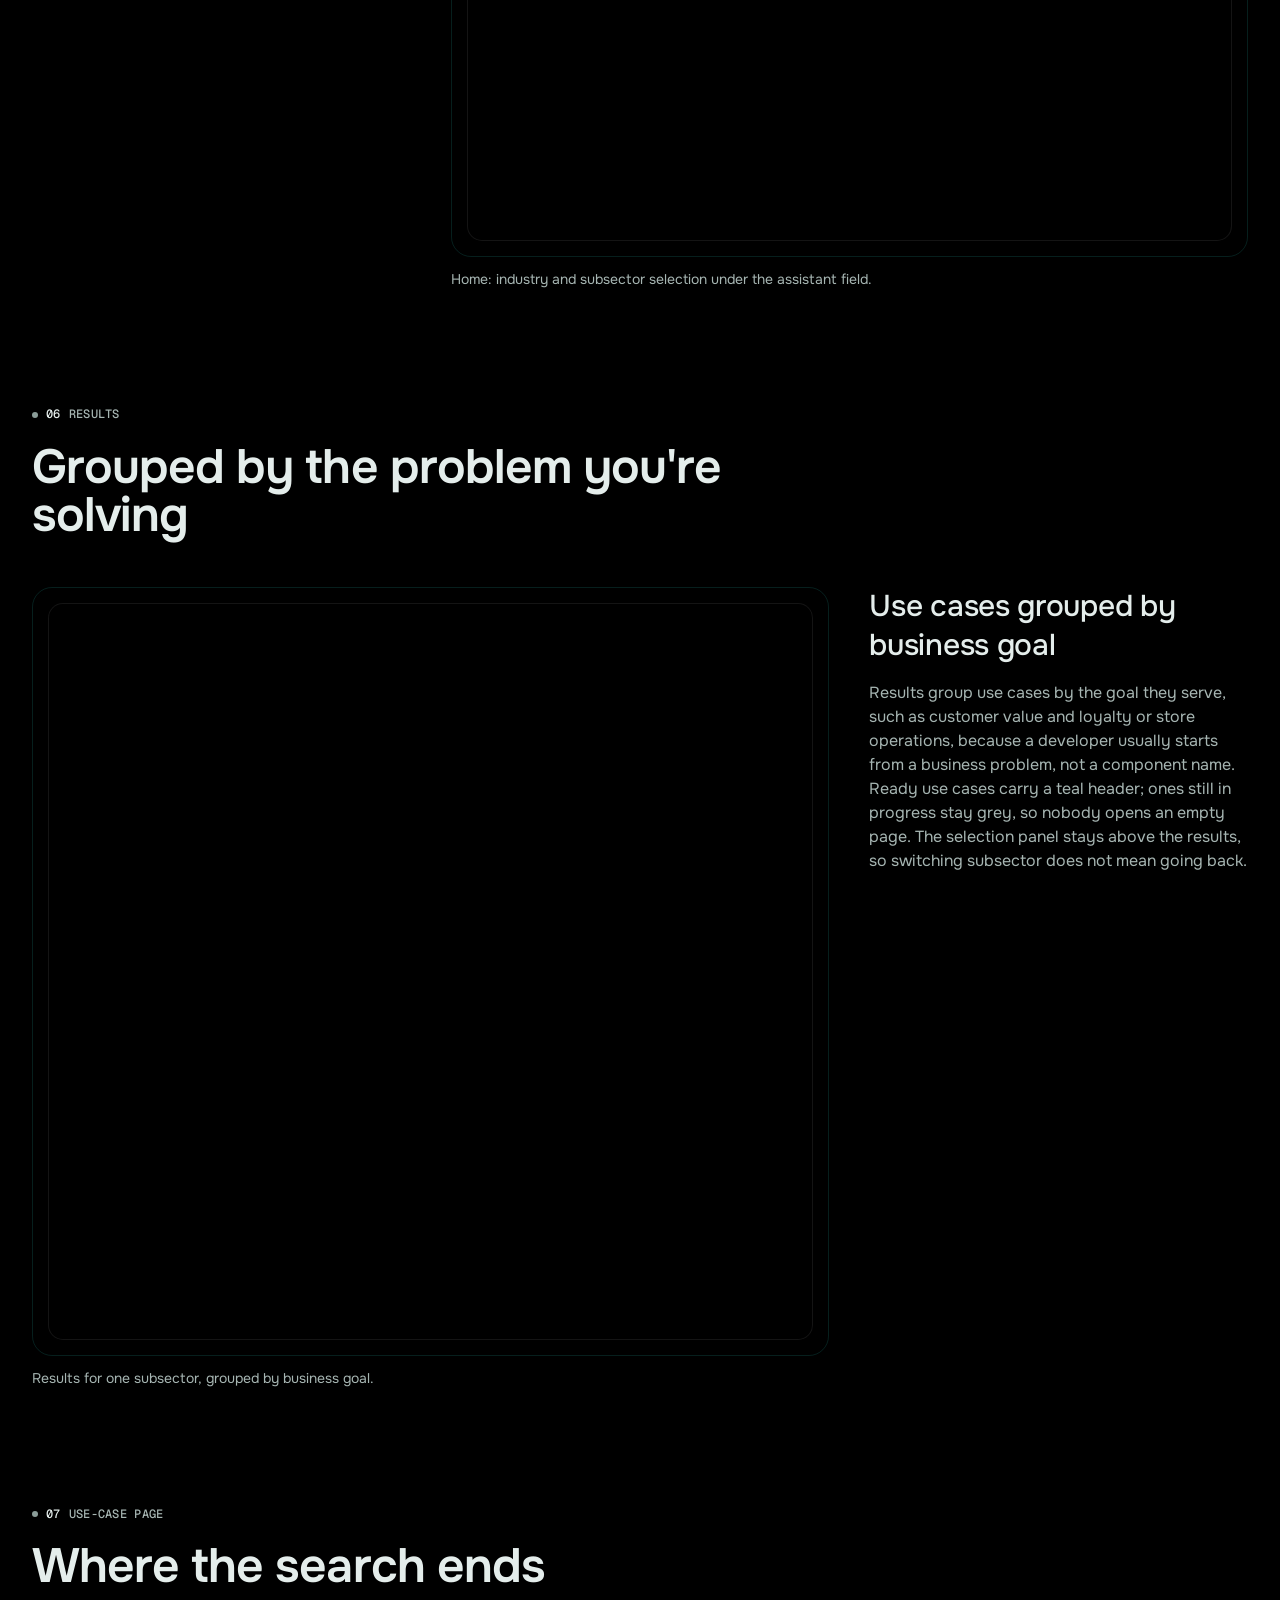
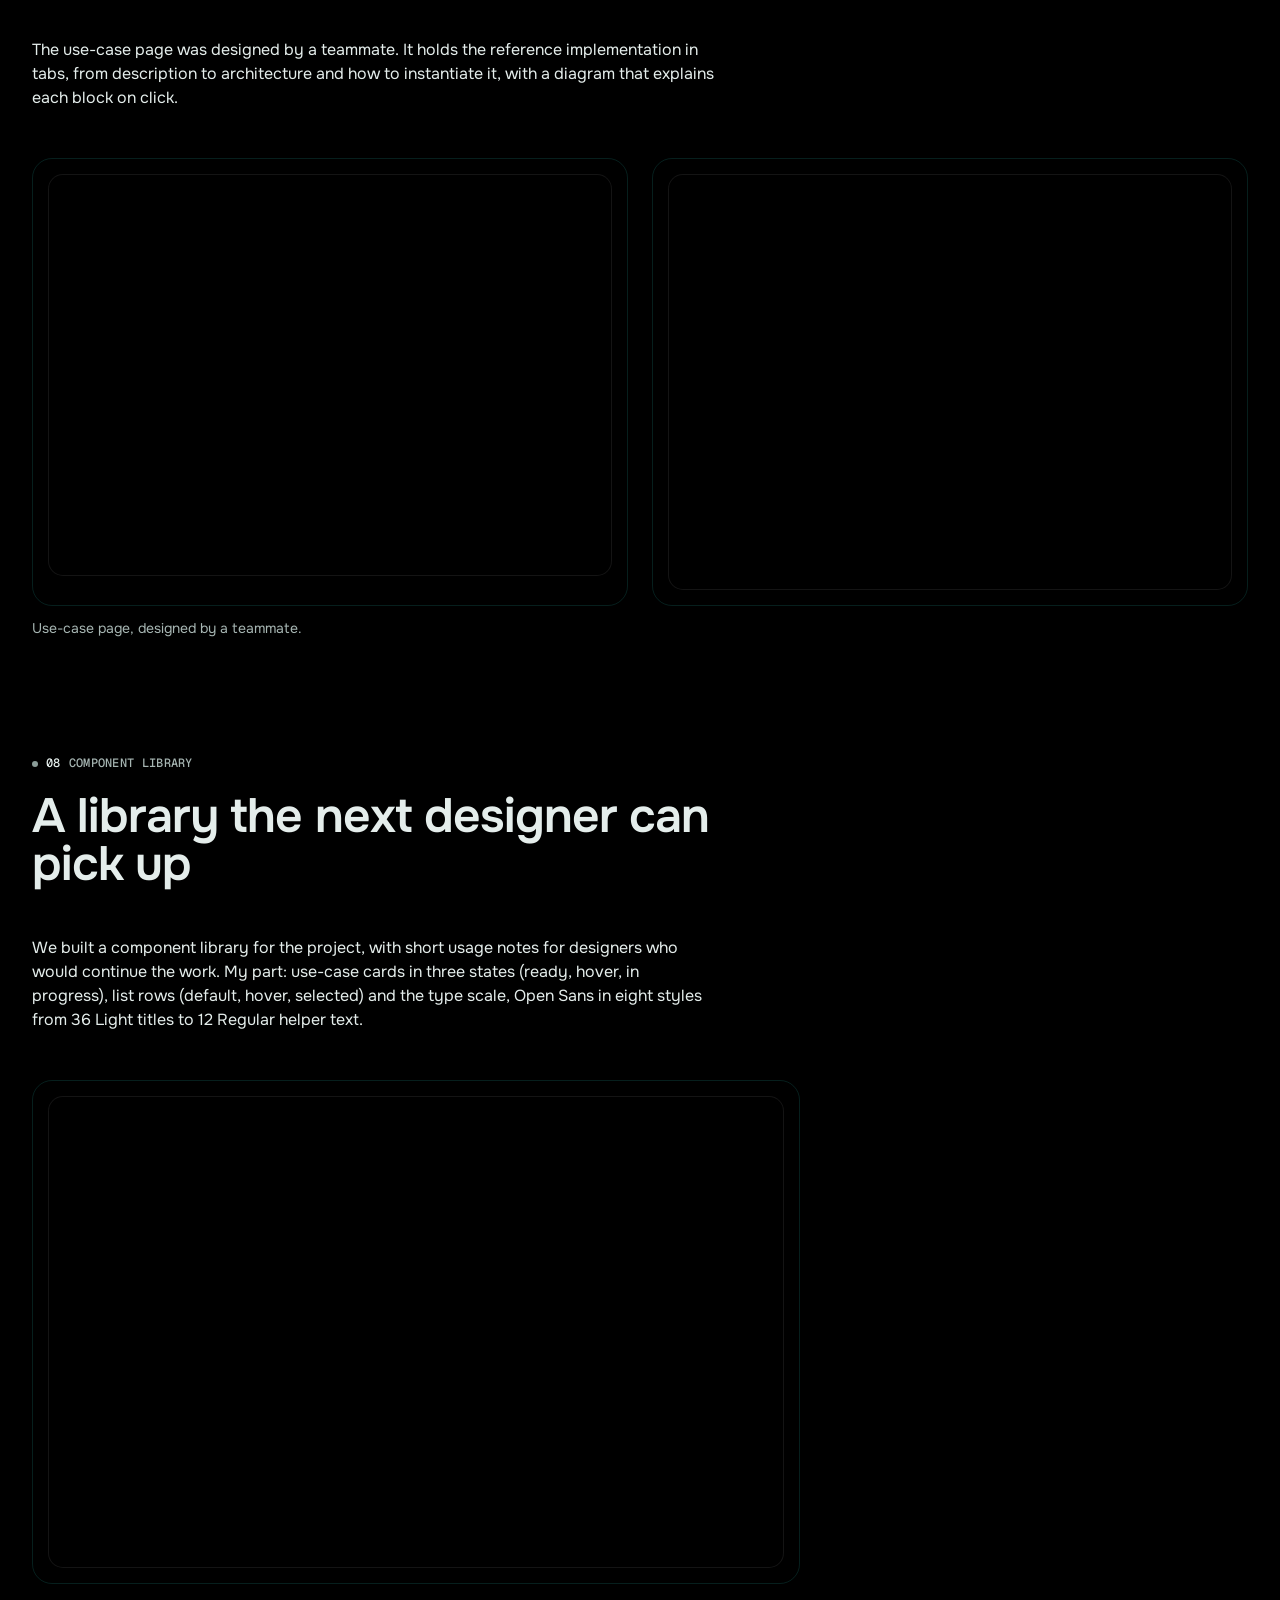
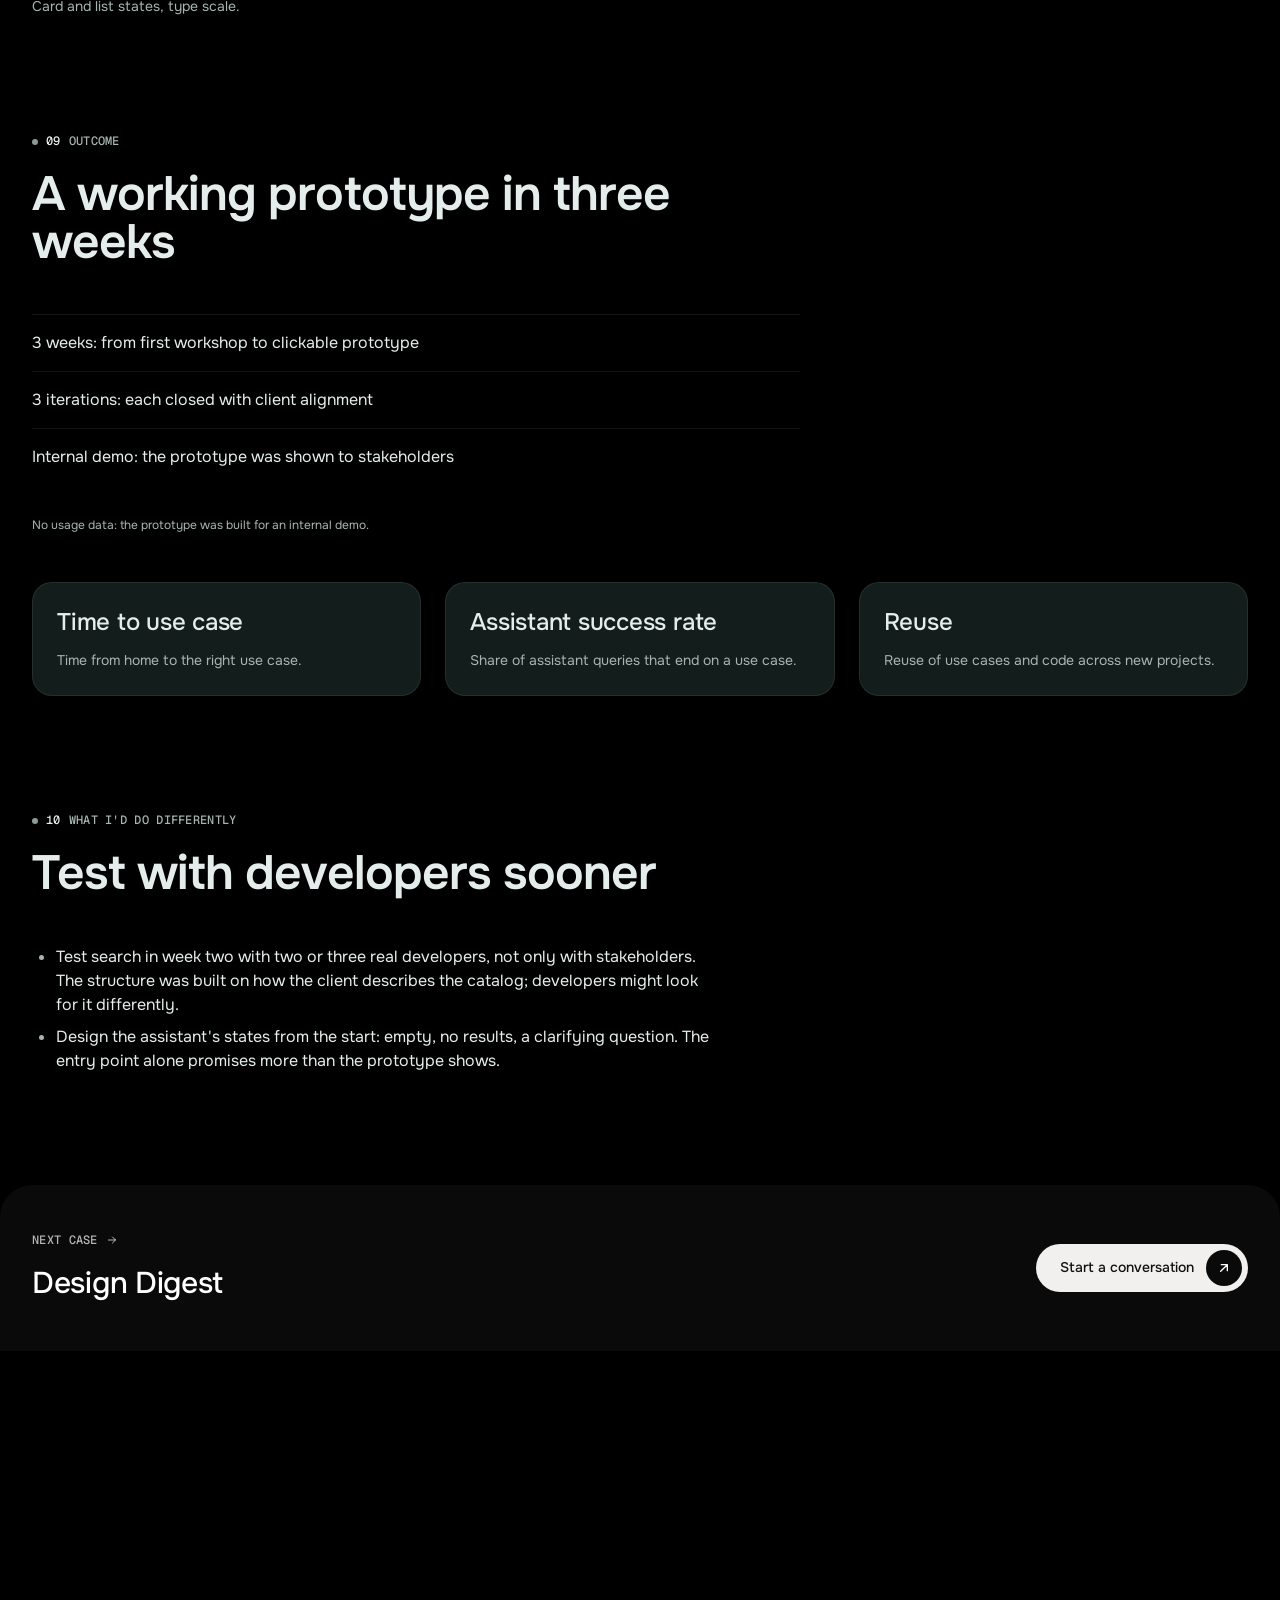
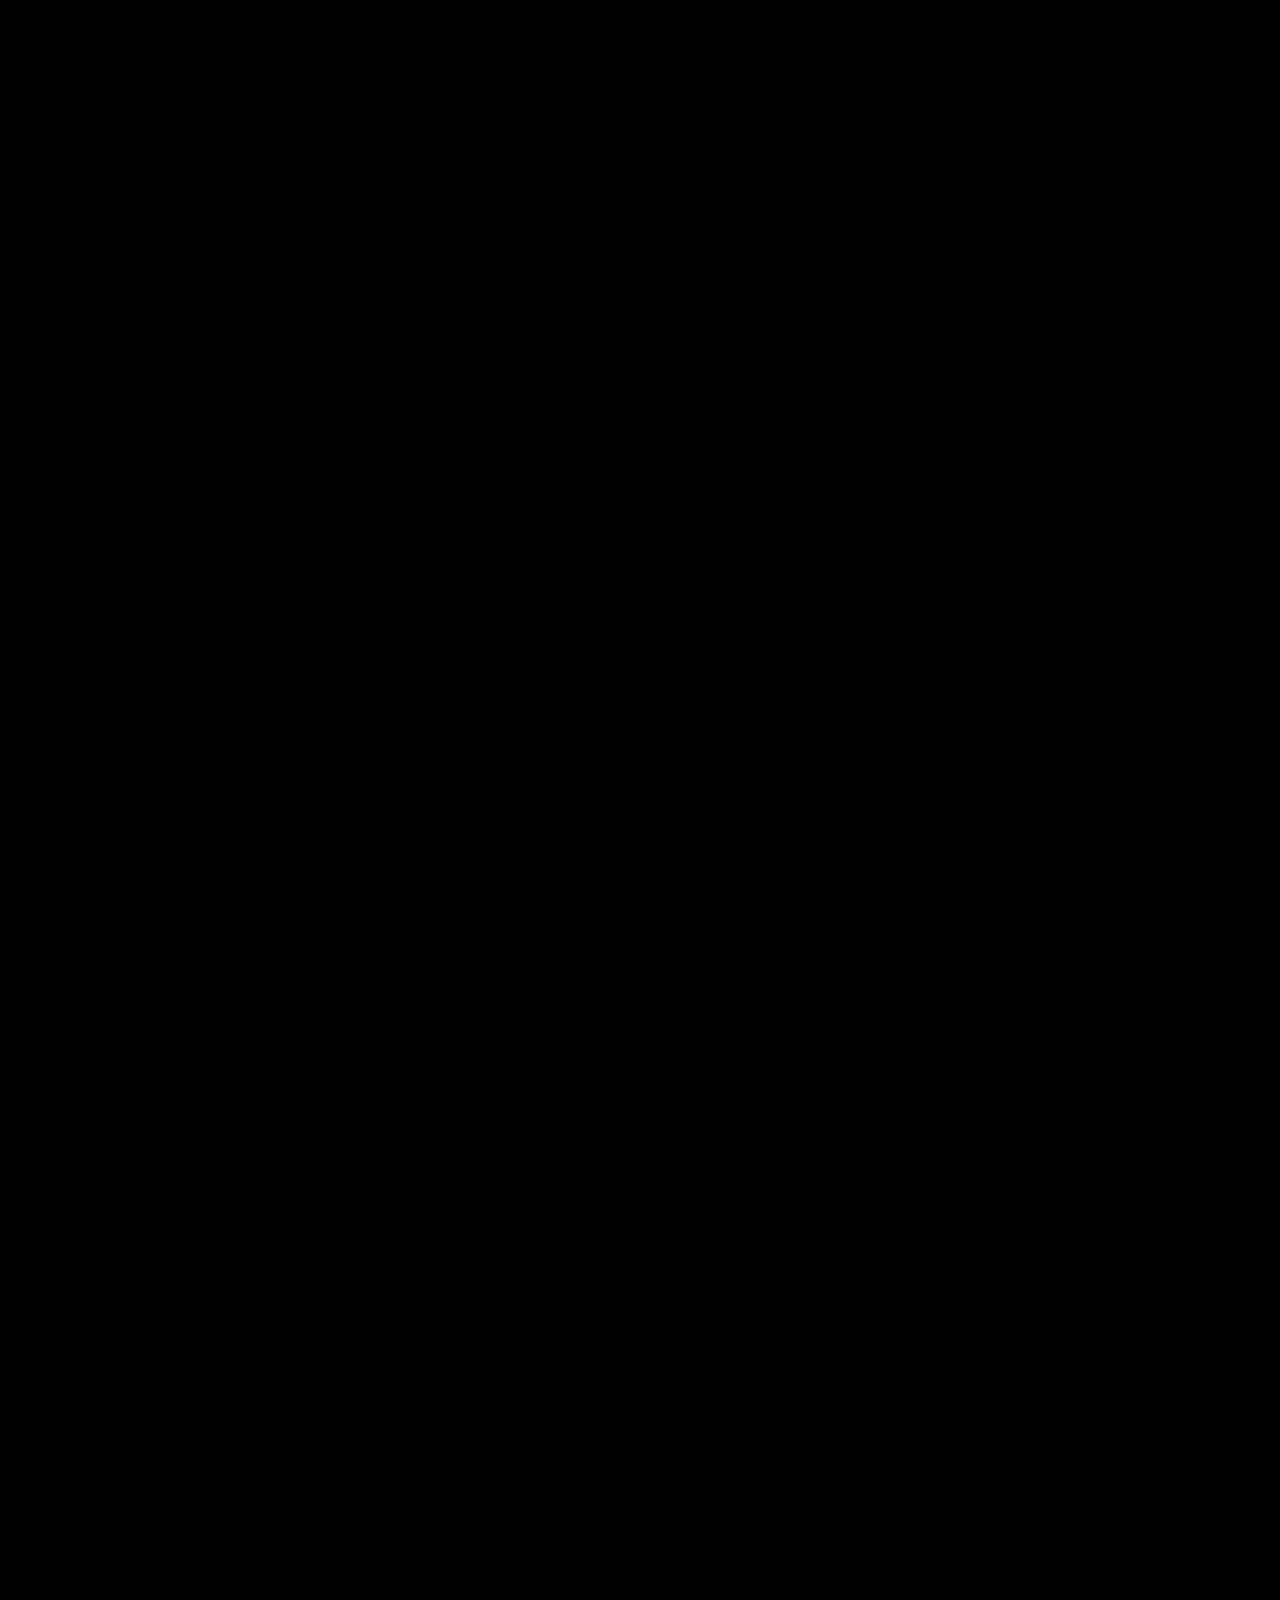
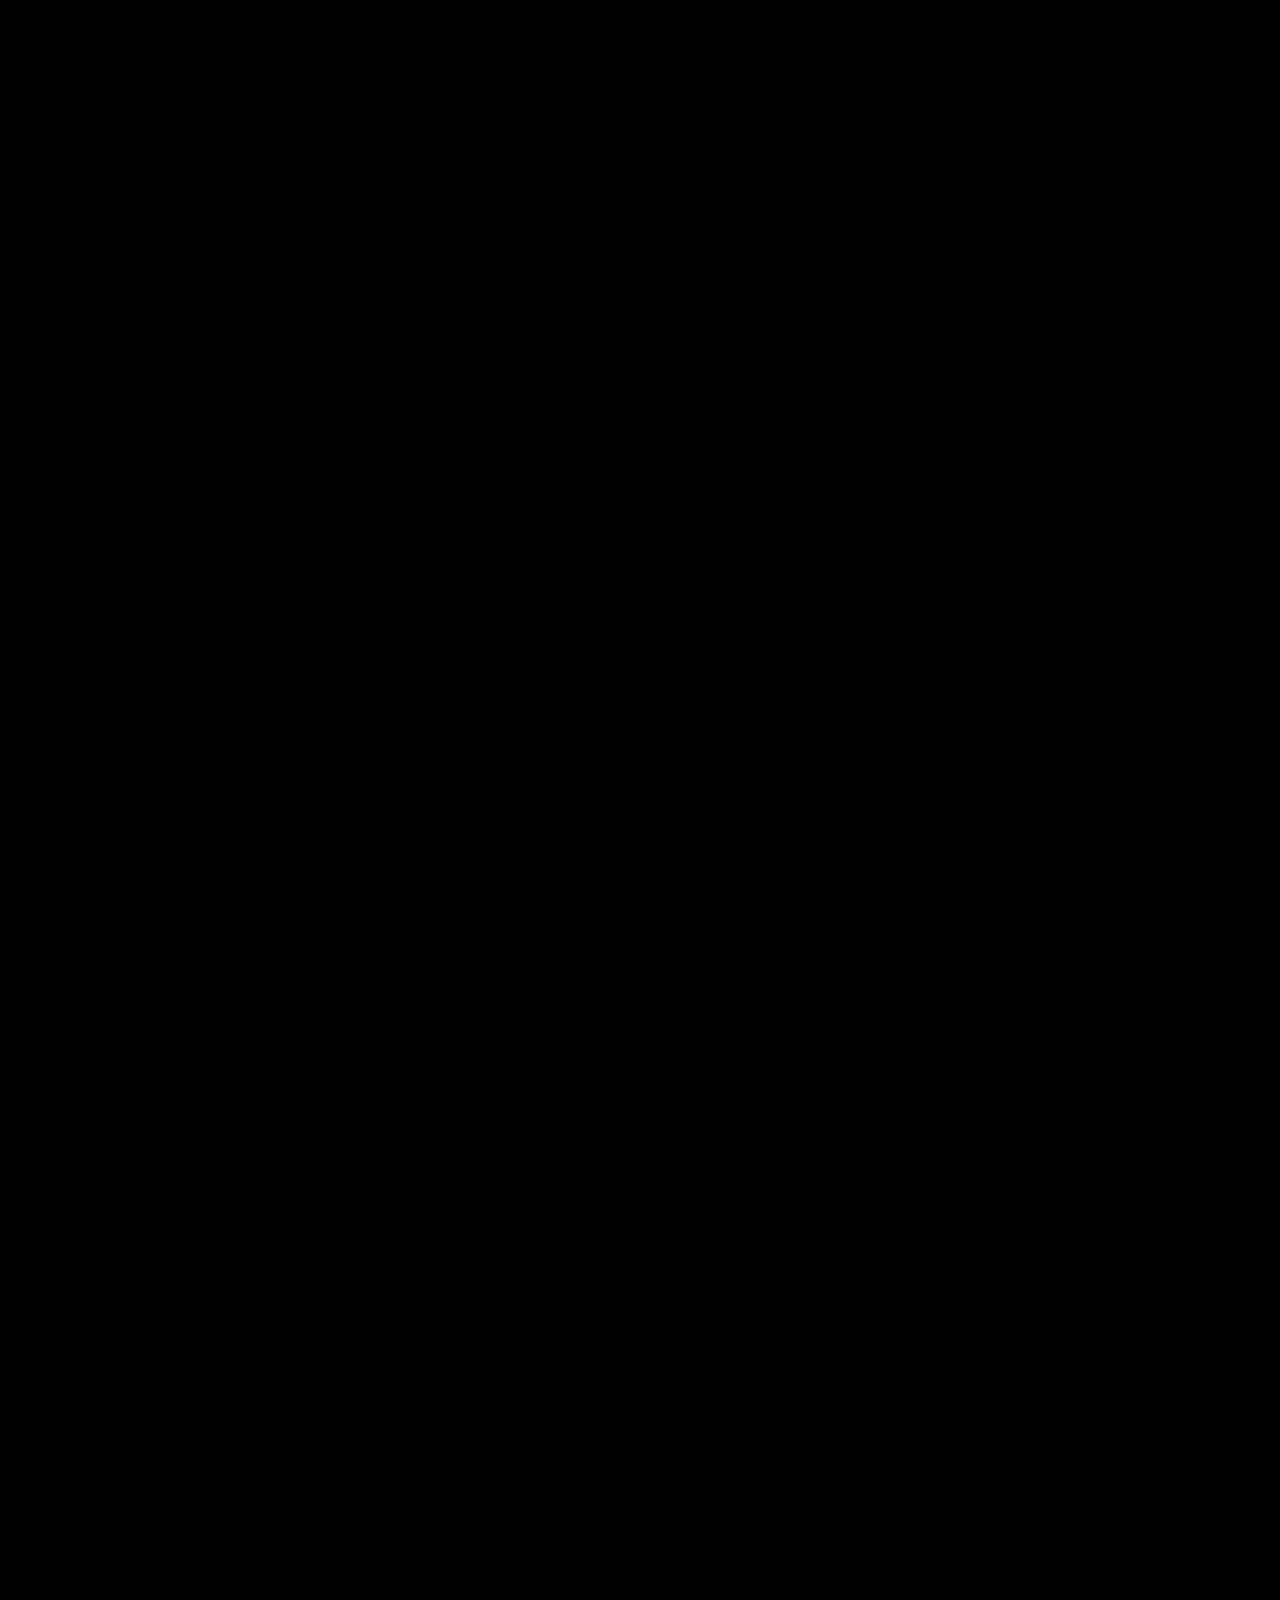
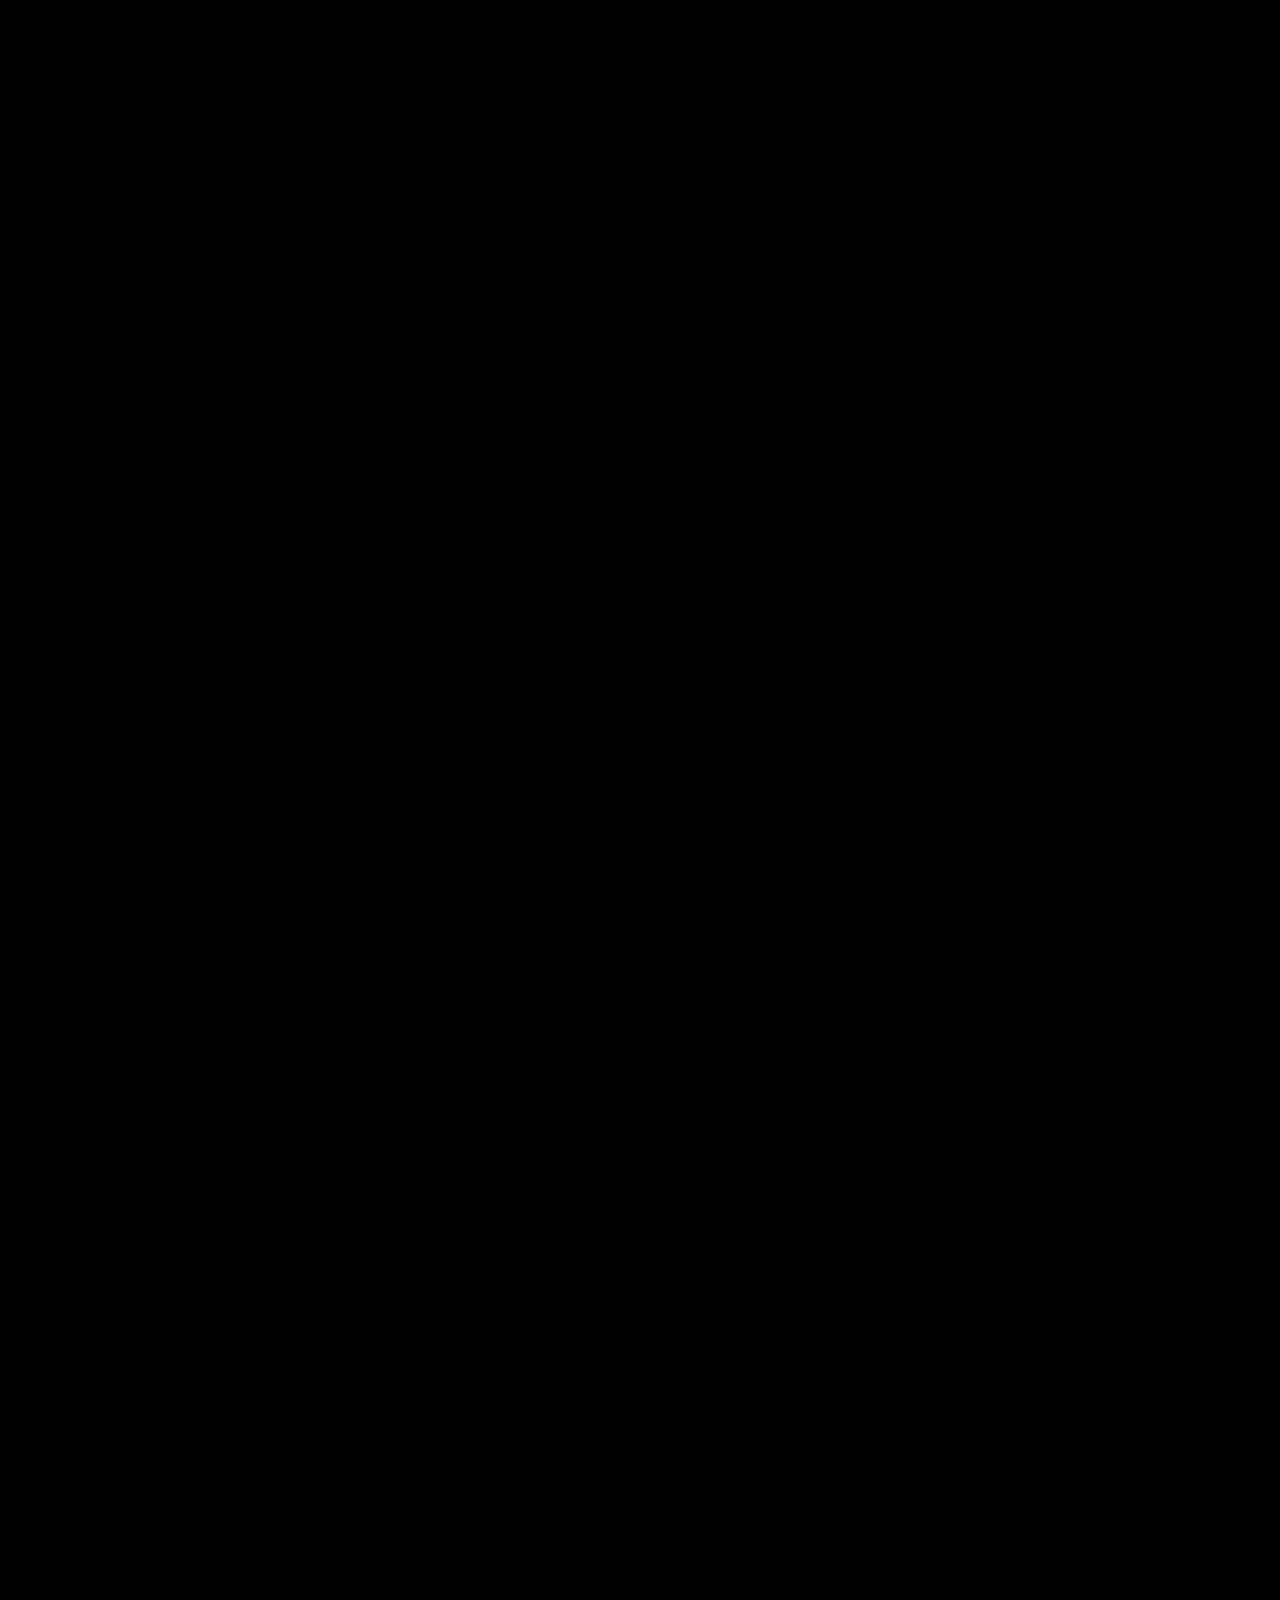
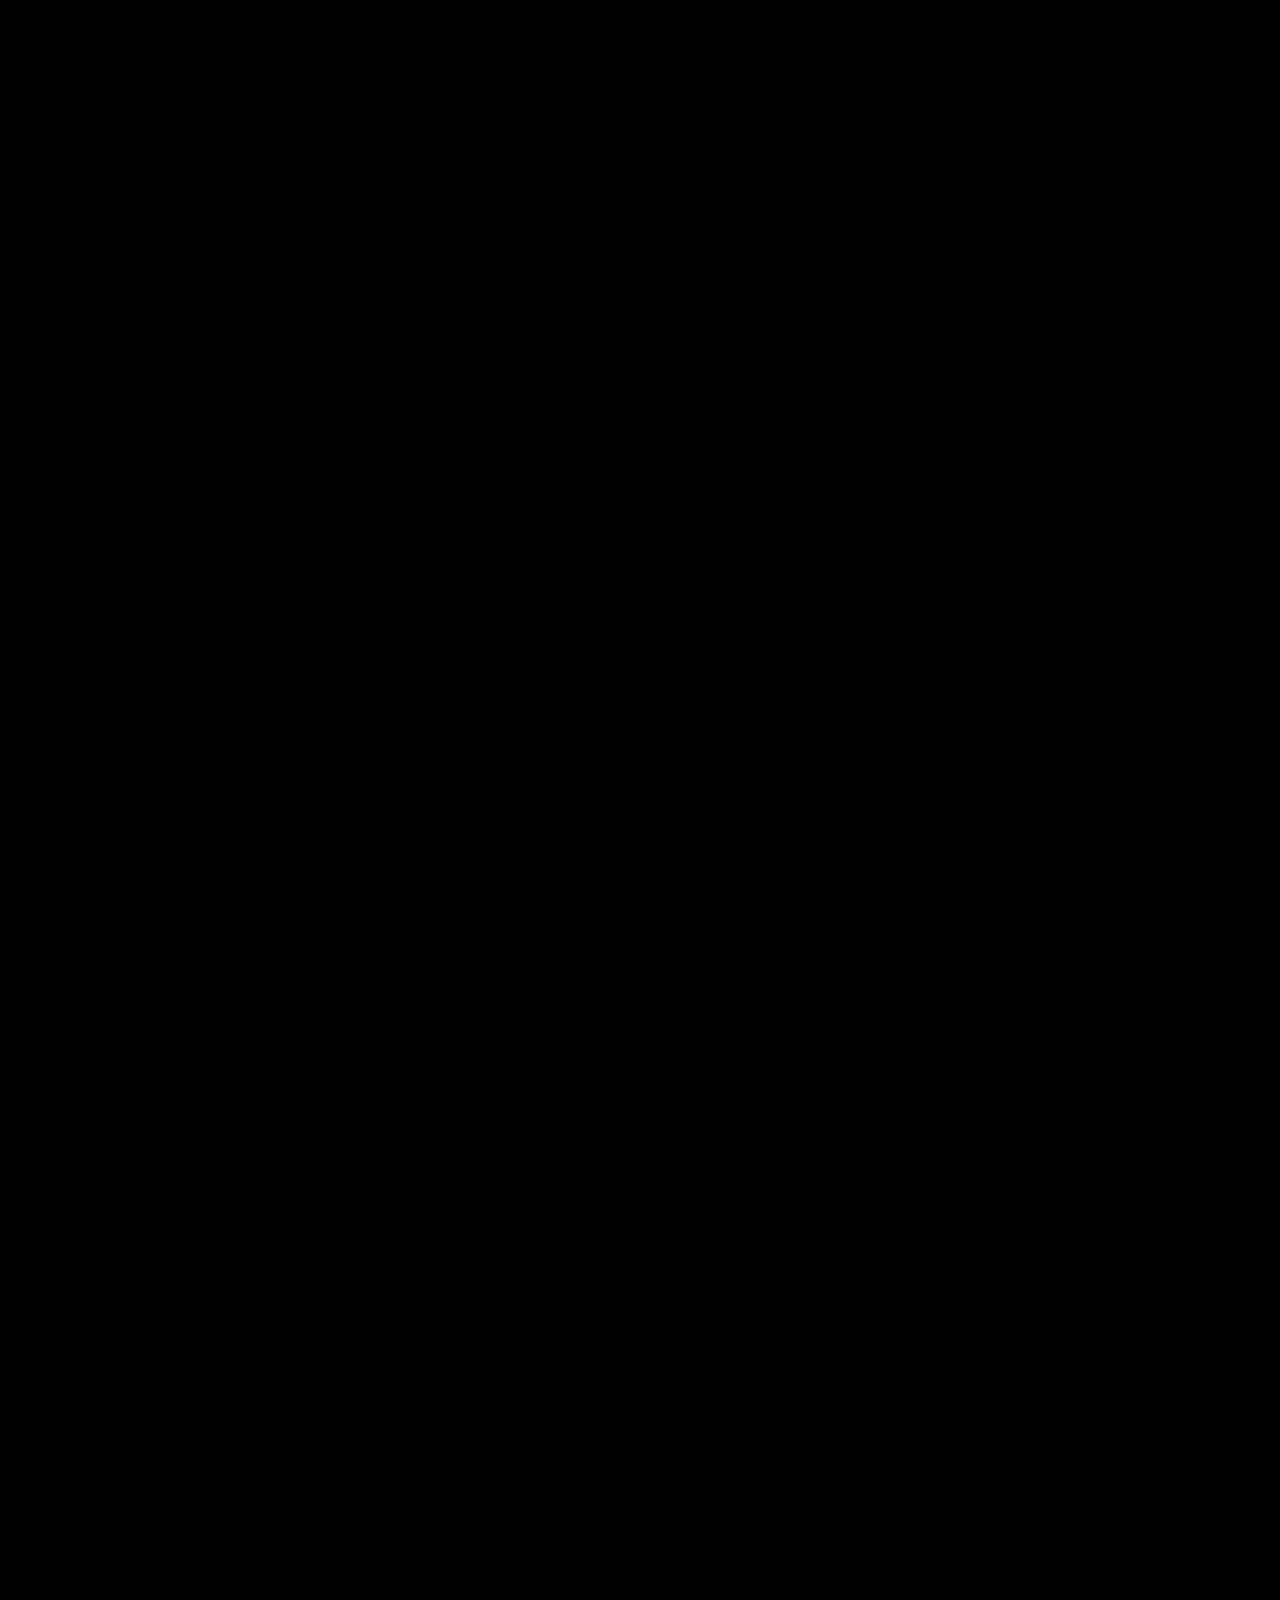
<file: cases/next-experience-platform.html>
<!doctype html>
<html lang="en">
<head>
<meta charset="utf-8">
<meta name="viewport" content="width=device-width, initial-scale=1">
<title>Moved — Konovalova</title>
<meta name="robots" content="noindex">
<link rel="canonical" href="https://konovalova.store/cases/nxp/">
<meta http-equiv="refresh" content="0; url=nxp/">
</head>
<body>
<p>This page has moved: <a href="nxp/">Next Experience Platform</a>.</p>
</body>
</html>
</file>
<file: shared/type.css>
/* Type scale (DESIGN.md §2.2, v1 2026-11-05). Linked by the homepage and every case page.
   Text uses a .t-* class or the --t-* tokens only; a new size needs a new §2.2 row first.
   Sizes step at 640 / 768; the root clamp (T8) makes rem fluid, so no vw here (T7).
   Small + uppercase = mono; sentence case = Onest. Watermark and logo are component styles, not in this scale. */
:root{
  --font:"Onest", "Helvetica Neue", Arial, sans-serif;
  --font-mono:"Geist Mono", ui-monospace, Menlo, monospace;

  --t-display-size:3rem;   --t-display-w:700; --t-display-lh:1;    --t-display-ls:-.04em;
  --t-stat-size:3rem;      --t-stat-w:600;    --t-stat-lh:1;       --t-stat-ls:-.02em;
  --t-h1-size:2.25rem;     --t-h1-w:600;      --t-h1-lh:1;         --t-h1-ls:-.02em;
  --t-h2-size:2.25rem;     --t-h2-w:600;      --t-h2-lh:1;         --t-h2-ls:-.02em;
  --t-h3-size:1.875rem;    --t-h3-w:500;      --t-h3-lh:1.1;       --t-h3-ls:-.01em;
  --t-h4-size:1.5rem;      --t-h4-w:500;      --t-h4-lh:1.3;       --t-h4-ls:-.01em;
  --t-h5-size:1.5rem;      --t-h5-w:500;      --t-h5-lh:1.3;       --t-h5-ls:-.01em;
  --t-body-size:1rem;      --t-body-w:400;    --t-body-lh:1.5;     --t-body-ls:0;
  --t-body-sm-size:.875rem;--t-body-sm-w:400; --t-body-sm-lh:1.5;  --t-body-sm-ls:0;
  --t-label-size:.875rem;  --t-label-w:500;   --t-label-lh:1.25;   --t-label-ls:0;
  --t-caption-size:.75rem; --t-caption-w:400; --t-caption-lh:1.4;  --t-caption-ls:0;
  --t-mono-size:.75rem;    --t-mono-w:500;    --t-mono-lh:1.25;    --t-mono-ls:.025em;
}
@media (min-width:640px){:root{--t-stat-size:3.75rem;--t-display-size:3.75rem;--t-h1-size:3rem;--t-h2-size:3rem;--t-h4-size:1.875rem}}
@media (min-width:768px){:root{--t-stat-size:4.5rem;--t-display-size:4.5rem;--t-h1-size:3.75rem;--t-h3-size:2.25rem}}

.t-display{font-family:var(--font);font-size:var(--t-display-size);font-weight:var(--t-display-w);line-height:var(--t-display-lh);letter-spacing:var(--t-display-ls)}
.t-stat{font-family:var(--font-mono);font-size:var(--t-stat-size);font-weight:var(--t-stat-w);line-height:var(--t-stat-lh);letter-spacing:var(--t-stat-ls);font-variant-numeric:tabular-nums}
.t-h1{font-family:var(--font);font-size:var(--t-h1-size);font-weight:var(--t-h1-w);line-height:var(--t-h1-lh);letter-spacing:var(--t-h1-ls)}
.t-h2{font-family:var(--font);font-size:var(--t-h2-size);font-weight:var(--t-h2-w);line-height:var(--t-h2-lh);letter-spacing:var(--t-h2-ls)}
.t-h3{font-family:var(--font);font-size:var(--t-h3-size);font-weight:var(--t-h3-w);line-height:var(--t-h3-lh);letter-spacing:var(--t-h3-ls)}
.t-h4{font-family:var(--font);font-size:var(--t-h4-size);font-weight:var(--t-h4-w);line-height:var(--t-h4-lh);letter-spacing:var(--t-h4-ls)}
.t-h5{font-family:var(--font);font-size:var(--t-h5-size);font-weight:var(--t-h5-w);line-height:var(--t-h5-lh);letter-spacing:var(--t-h5-ls)}
.t-body{font-family:var(--font);font-size:var(--t-body-size);font-weight:var(--t-body-w);line-height:var(--t-body-lh);letter-spacing:var(--t-body-ls)}
.t-body-sm{font-family:var(--font);font-size:var(--t-body-sm-size);font-weight:var(--t-body-sm-w);line-height:var(--t-body-sm-lh);letter-spacing:var(--t-body-sm-ls)}
.t-label{font-family:var(--font);font-size:var(--t-label-size);font-weight:var(--t-label-w);line-height:var(--t-label-lh);letter-spacing:var(--t-label-ls)}
.t-caption{font-family:var(--font);font-size:var(--t-caption-size);font-weight:var(--t-caption-w);line-height:var(--t-caption-lh);letter-spacing:var(--t-caption-ls)}
.t-mono{font-family:var(--font-mono);font-size:var(--t-mono-size);font-weight:var(--t-mono-w);line-height:var(--t-mono-lh);letter-spacing:var(--t-mono-ls);text-transform:uppercase;font-variant-numeric:tabular-nums}
</file>
<file: shared/components.css>
/* Shared components, linked from prototype/index.html and every case page (DESIGN.md §4.1, §4.17).
   Values are the homepage's, so both pages render the same button. Tokens come from the page's :root and ../shared/type.css (§2.2). */

/* pill button (§4.1), incl. the contact button "Start a conversation" (.pill.light.arrow) */
.pill{display:inline-flex;align-items:center;gap:.75rem;border-radius:var(--r-pill);font-family:var(--font);font-size:var(--t-label-size);font-weight:var(--t-label-w);line-height:var(--t-label-lh);letter-spacing:var(--t-label-ls);padding:.875rem 1.75rem;transition:transform .35s var(--ease-hover)}
.pill.arrow{padding:.375rem .375rem .375rem 1.5rem}
.pill .bd{width:2.25rem;height:2.25rem;display:grid;place-items:center;border-radius:var(--r-pill);font-size:1rem;background:var(--ink);color:var(--on-ink)}
.pill .bd .ico{transition:transform .35s var(--ease-hover)}
.pill.dark{background:var(--ink);color:var(--on-ink)}.pill.dark .bd{background:var(--on-ink);color:var(--ink)}
.pill.light{background:var(--surface);color:var(--foreground)}
.pill.outline{border:1px solid var(--line);background:transparent}
@media (hover:hover){
  .pill:hover{transform:scale(1.04)}
  .pill:hover .bd .r{transform:translateX(3px)}
  .pill:hover .bd .ur{transform:translate(2px,-2px)}
}

/* back to top (§4.20): a round icon button built on .pill (.pill.dark on light pages, .pill.light on dark case bodies).
   shared/totop.js adds it, shows it after two screens (.is-on) and lifts it (--totop-lift) above the footer contacts / end block.
   visibility:hidden while off, so it is neither seen, focusable nor announced. */
.totop{position:fixed;right:max(1.25rem, env(safe-area-inset-right, 0px));bottom:max(1.25rem, env(safe-area-inset-bottom, 0px));z-index:var(--z-header);
  width:2.75rem;height:2.75rem;padding:0;justify-content:center;font-size:1rem;
  translate:0 calc(-1 * var(--totop-lift, 0px));opacity:0;visibility:hidden;
  transition:opacity var(--dur-micro) var(--ease-hover),visibility 0s linear var(--dur-micro),translate .35s var(--ease-hover),transform .35s var(--ease-hover)}
@media (min-width:640px){.totop{right:max(2rem, env(safe-area-inset-right, 0px));bottom:max(2rem, env(safe-area-inset-bottom, 0px))}}
.totop.is-on{opacity:1;visibility:visible;transition:opacity var(--dur-micro) var(--ease-hover),translate .35s var(--ease-hover),transform .35s var(--ease-hover)}
.totop .ico{transform:rotate(-90deg)}
/* a 1px ring in the opposite tone keeps ≥3:1 where the button passes over a section of its own colour */
.totop.dark{box-shadow:0 0 0 1px var(--border-on-ink)}
.totop.light{box-shadow:0 0 0 1px var(--border-ctl)}
.totop:focus-visible{outline:2px solid var(--ring-light);outline-offset:2px}
.totop.light:focus-visible{outline-color:var(--ring-ink)}
</file>
<file: cases/shared/case.css>
/* Case page shell (DESIGN.md §4.17): header → dark intro block → case body (<main>) → end block. No footer.
   Main DESIGN.md tokens only, never --dg-* or another case's prefix. Every case links this file and never restyles it;
   a case's own look lives inside <main> under its own scope class (e.g. .digest, §5.7).
   Needs ../../shared/type.css (text styles, §2.2) and ../../shared/components.css (contact button .pill, §4.1). */

/* tokens: DESIGN.md §2.0 (v1) */
:root{
  color-scheme:light;
  --background:#ffffff; --surface:#f1f0ee; --surface-2:#e3e2df; --surface-soft:rgba(241,240,238,.5); --ink:#0a0a0a;
  --foreground:#111111; --text:var(--foreground); --text-2:rgba(17,17,17,.7); --text-3:rgba(17,17,17,.5);
  --on-ink:#ffffff; --on-ink-2:rgba(255,255,255,.7); --on-ink-3:rgba(255,255,255,.5);
  --line:#e6e5e2; --line-on-ink:rgba(255,255,255,.1); --border-ctl:rgba(17,17,17,.5); --border-on-ink:rgba(255,255,255,.4);
  --accent:#4f5bd5; --error:#b42318;
  --holo-1:#6fe3e1; --holo-2:#b9a7ff; --holo-3:#ffc7a3;
  --holo-gradient:linear-gradient(135deg,var(--holo-1),var(--holo-2),var(--holo-3));
  --glass-rest:rgba(255,255,255,.1); --glass-hover:rgba(255,255,255,.2);
  --ring-light:var(--accent); --ring-ink:var(--on-ink);
  --font:"Onest", "Helvetica Neue", Arial, sans-serif;
  --font-mono:"Geist Mono", ui-monospace, Menlo, monospace;
  --r-card:2rem; --r-card-sm:1.25rem; --r-ctl:.875rem; --r-pill:9999px;
  --shadow-sm:0 1px 2px rgba(0,0,0,.05); --shadow-panel:0 25px 50px -12px rgba(0,0,0,.25); --ring-hairline:0 0 0 1px;
  --blur-ctl:blur(4px); --blur-card:blur(12px); --blur-overlay:blur(16px); --blur-lens:blur(1.4px) saturate(1.8);
  --z-bg:0; --z-decor:1; --z-raised:10; --z-content:20; --z-header:50;
  --z-lens:99; --z-cursor:100; --z-modal:110; --z-nav:115; --z-loader:120; --z-skip:130;
  --ease-spring:cubic-bezier(.22,1,.36,1); --ease-line:cubic-bezier(.215,.61,.355,1);
  --ease-word:cubic-bezier(.165,.84,.44,1); --ease-hover:cubic-bezier(.2,.8,.2,1);
  --dur-micro:300ms; --dur-surface:450ms; --dur-item:500ms; --dur-overlay:400ms; --dur-exit:600ms;
  --dur-word:700ms; --dur-reveal:800ms; --dur-line:900ms;
  --stagger-list:80ms; --stagger-line:120ms; --stagger-word:35ms;
}

/* base */
*{box-sizing:border-box;margin:0;padding:0}
html{font-size:clamp(16px, calc(5.3333px + .5555vw), 21.3333px);-webkit-font-smoothing:antialiased}
body{background:var(--background);color:var(--text);font-family:var(--font);overflow-x:hidden}
a{color:inherit;text-decoration:none}
button{font:inherit;color:inherit;background:none;border:none;cursor:pointer}
ul,ol{list-style:none}
:focus-visible{outline:2px solid var(--ring-light);outline-offset:2px}
.ink :focus-visible{outline-color:var(--ring-ink)}
.shell{max-width:88rem;margin-inline:auto;padding-left:max(1.25rem, env(safe-area-inset-left, 0px));padding-right:max(1.25rem, env(safe-area-inset-right, 0px))}
@media (min-width:640px){.shell{padding-left:max(2rem, env(safe-area-inset-left, 0px));padding-right:max(2rem, env(safe-area-inset-right, 0px))}}
.ico{width:1em;height:1em;display:inline-block;flex:none}
.sr{position:absolute;width:1px;height:1px;margin:-1px;overflow:hidden;clip:rect(0 0 0 0);white-space:nowrap}
.skip{position:absolute;left:-999px}
.skip:focus{position:fixed;left:1rem;top:1rem;z-index:var(--z-skip);border-radius:var(--r-ctl);background:var(--ink);padding:.5rem 1rem;color:var(--on-ink)}

/* eyebrow (§4.2) */
.eyebrow{display:inline-flex;align-items:center;gap:.5rem;color:var(--text-2)}
.eyebrow::before{content:"";width:.375rem;height:.375rem;border-radius:var(--r-pill);background:var(--text-3)}
.ink .eyebrow{color:var(--on-ink-2)}.ink .eyebrow::before{background:var(--on-ink-3)}

/* ink sheets: header + intro on one sheet (D6), end block mirrors it */
.ink{background:var(--ink);color:var(--on-ink)}
.case-hero{border-radius:0 0 var(--r-card) var(--r-card)}

/* header (§4.7, single on-ink variant; no menu button on case pages) */
header.top{position:relative;z-index:var(--z-header)}
header.top .shell{display:flex;align-items:center;justify-content:space-between;gap:1.5rem;padding-block:1.25rem}
@media (min-width:640px){header.top .shell{padding-block:1.5rem}}
.logo{display:flex;align-items:center;gap:.5rem;font-size:1.125rem;font-weight:600;letter-spacing:-.01em;transition:transform var(--dur-micro) var(--ease-hover)}
.logo .ico{font-size:1.25rem;color:var(--holo-2)}
@media (hover:hover){.logo:hover{transform:scale(1.04)}}
.logo:focus-visible{transform:scale(1.04)}
.pnav{display:none;gap:2rem}
.pnav a{display:inline-block;color:var(--on-ink-2);transition:transform var(--dur-micro) var(--ease-hover),color var(--dur-micro) var(--ease-hover)}
.pnav a[aria-current]{color:var(--on-ink)}
@media (hover:hover){.pnav a:hover{transform:translateY(-2px);color:var(--on-ink)}}
.pnav a:focus-visible{transform:translateY(-2px);color:var(--on-ink)}
@media (min-width:1024px){.pnav{display:flex}}
.chip{display:none;align-items:center;gap:.75rem;border:1px solid var(--border-on-ink);background:var(--glass-rest);backdrop-filter:var(--blur-ctl);-webkit-backdrop-filter:var(--blur-ctl);border-radius:var(--r-ctl);padding:.5rem .75rem;color:var(--on-ink-2)}
.chip .t{min-width:3.5rem;color:var(--on-ink)}.chip .sep{color:var(--on-ink-3)}
@media (min-width:768px){.chip{display:flex}}

/* dark intro block: ← All work, eyebrow, title, summary, fact chips, context */
.intro{padding-top:2.5rem;padding-bottom:5rem}
@media (min-width:1024px){.intro{padding-top:3rem;padding-bottom:7rem}}
.back{display:inline-flex;align-items:center;gap:.5rem;color:var(--on-ink-2);transition:color var(--dur-micro) var(--ease-hover),transform var(--dur-micro) var(--ease-hover)}
@media (hover:hover){.back:hover{color:var(--on-ink);transform:translateX(-4px)}}
.back:focus-visible{color:var(--on-ink);transform:translateX(-4px)}
.intro .eyebrow{margin-top:3rem}
.intro h1{margin-top:1.25rem;max-width:18ch}
/* display title in --holo-gradient (D1 amended 2026-11-13: holo as text fill for display titles only). Solid --on-ink first,
   the gradient only where background-clip:text works; padding/margin give descenders room inside the clipped background */
.intro h1{color:var(--on-ink)}
@supports ((-webkit-background-clip:text) or (background-clip:text)){
  .intro h1{width:fit-content;background:var(--holo-gradient);-webkit-background-clip:text;background-clip:text;color:transparent;padding-bottom:.12em;margin-bottom:-.12em} /* fit-content: the gradient spans the words, not the 18ch box */
}
@media (forced-colors:active){.intro h1{background:none;color:CanvasText}}
.intro h1:focus{outline:none}
.intro h1:focus-visible{outline:2px solid var(--ring-ink)}
.intro .sum{margin-top:1.5rem;max-width:40rem;color:var(--on-ink-2)}
.tags{margin-top:2rem;display:flex;flex-wrap:wrap;gap:.5rem}
.tags li{display:inline-flex;gap:.5rem;border:1px solid var(--line-on-ink);border-radius:var(--r-pill);padding:.5rem 1rem;color:var(--on-ink-2)}
.tags b{color:var(--on-ink-3);align-self:center}
.intro .ctx{margin-top:3rem;max-width:40rem;color:var(--on-ink-2)}

/* end block: full-bleed ink sheet; left = next case (or ← All work), right = the shared contact button */
.case-end{border-radius:var(--r-card) var(--r-card) 0 0}
.case-end .shell{display:flex;flex-direction:column;gap:2rem;padding-top:2.5rem;padding-bottom:2.5rem}
@media (min-width:1024px){.case-end .shell{flex-direction:row;align-items:center;justify-content:space-between;padding-top:3rem;padding-bottom:3rem}}
.cend-next{display:flex;flex-direction:column;gap:1rem;color:var(--on-ink)}
.cend-next .k{display:inline-flex;align-items:center;gap:.5rem;color:var(--on-ink-2);transition:color var(--dur-micro) var(--ease-hover)}
.cend-next .t{display:inline-flex;align-items:center;gap:.75rem}
.cend-next .ico{transition:transform var(--dur-micro) var(--ease-hover)}
@media (hover:hover){.cend-next:hover .k{color:var(--on-ink)}.cend-next:hover .r{transform:translateX(4px)}.cend-next:hover .l{transform:translateX(-4px)}}
.cend-next:focus-visible .k{color:var(--on-ink)}.cend-next:focus-visible .r{transform:translateX(4px)}.cend-next:focus-visible .l{transform:translateX(-4px)}

/* ---------- case body components (DESIGN.md §4.17 "Case body components"): .cb-* inside <main>, light page ---------- */
:root{
  --cb-measure:62ch;          /* prose line length */
  --cb-col:48rem;             /* text column: section head, prose block, inset figure */
  --cb-sticky-top:2rem;       /* feature-row text offset; the case header is not sticky, so this is the gap to the viewport top */
  --cb-crop:16/10;            /* crop figure window for tall screenshots */
  --cb-step-w:80%;            /* steps strip item width below 1024: the next item peeks as the overflow hint */
  --cb-step-w-lg:40%;         /* steps strip item width at >=1024: about 2.5 items in view, so form screenshots stay readable and the next one peeks in */
}
.cb-section{padding-block:2.5rem;scroll-margin-top:var(--cb-sticky-top)}
@media (min-width:1024px){.cb-section{padding-block:3.5rem}}
main>.cb-section:last-child{padding-bottom:5rem}
@media (min-width:1024px){main>.cb-section:last-child{padding-bottom:7rem}}
.cb-head{max-width:var(--cb-col);margin-bottom:3rem}
.cb-num{color:var(--text)}
.cb-head h2{margin-top:1.25rem}
.cb-lead{margin-top:1.5rem;max-width:var(--cb-measure);color:var(--text-2)}
.cb-flow>*+*{margin-top:3rem}

/* summary: Problem / What I did / Outcome */
.cb-summary{padding-block:5rem 2.5rem}
@media (min-width:1024px){.cb-summary{padding-block:7rem 3.5rem}}
/* a Summary after an opening section (e.g. the first figure) takes normal section spacing: 2.5 + 2.5 = 5rem, 3.5 + 3.5 = 7rem */
.cb-section+.cb-summary{padding-top:2.5rem}
@media (min-width:1024px){.cb-section+.cb-summary{padding-top:3.5rem}}
.cb-summary dl{display:grid;grid-template-columns:1fr;gap:2rem}
@media (min-width:1024px){.cb-summary dl{grid-template-columns:repeat(3,1fr);gap:2.5rem}}
.cb-summary dl>div{border-top:1px solid var(--line);padding-top:1rem}
.cb-summary dt{color:var(--text-2)}
.cb-summary dd{margin-top:.75rem;max-width:var(--cb-measure)}

/* prose */
.cb-prose{max-width:var(--cb-col)}
.cb-prose>*{max-width:var(--cb-measure)}
.cb-prose>*+*{margin-top:1rem}
.cb-prose ul,.cb-prose ol{padding-left:1.5rem}
.cb-prose ul{list-style:disc}
.cb-prose ol{list-style:decimal}
.cb-prose li+li{margin-top:.5rem}
.cb-prose li::marker{color:var(--text-2)}

/* figure: frame + media + caption */
.cb-figure--inset{max-width:var(--cb-col)}
.cb-frame{display:flex;flex-direction:column;gap:.75rem;border-radius:var(--r-card-sm);background:var(--surface);padding:.75rem}
@media (min-width:1024px){.cb-frame{padding:1rem}}
.cb-media{position:relative;overflow:hidden;border-radius:var(--r-ctl);box-shadow:var(--ring-hairline) var(--line)}
.cb-media img{display:block;width:100%;height:auto}
.cb-figure--crop .cb-media{aspect-ratio:var(--cb-crop)}
.cb-figure--crop .cb-media img{height:100%;object-fit:cover;object-position:top}
.cb-figure--crop .cb-ph{align-content:start}
.cb-figure figcaption{margin-top:.75rem;max-width:var(--cb-measure);color:var(--text-2)}
.cb-pair{display:grid;grid-template-columns:1fr;gap:1.5rem}
@media (min-width:1024px){.cb-pair{grid-template-columns:1fr 1fr}}
.cb-stack{display:flex;flex-direction:column;gap:1.5rem}
/* placeholder image (template only): gray box with its label */
.cb-ph{display:grid;place-items:center;width:100%;background:var(--surface-2);color:var(--text-2);text-align:center;padding:1rem}
.cb-ph--16x10{aspect-ratio:16/10}.cb-ph--16x9{aspect-ratio:16/9}.cb-ph--4x5{aspect-ratio:4/5}

/* steps: numbered flow; row on desktop, scroll-snap strip below 1024 */
.cb-steps{overflow-x:auto;scroll-snap-type:x mandatory;overscroll-behavior-x:contain;padding-bottom:.75rem}
.cb-steps:focus-visible{outline:2px solid var(--ring-light);outline-offset:2px}
.cb-steps ol{display:grid;grid-auto-flow:column;grid-auto-columns:var(--cb-step-w);gap:1rem}
.cb-steps li{scroll-snap-align:start}
.cb-steps .cb-sn{display:block;margin-bottom:.5rem;color:var(--text-2)}
@media (min-width:1024px){.cb-steps ol{grid-auto-columns:var(--cb-step-w-lg);gap:1.5rem}}

/* tag: neutral label on figures (Before, After, Shipped, Rejected, a role, a level) */
.cb-tag{align-self:flex-start;display:inline-flex;border:1px solid var(--line);border-radius:var(--r-pill);background:var(--background);padding:.25rem .75rem;color:var(--text-2)}

/* cards */
.cb-cards{display:grid;grid-template-columns:1fr;gap:1.5rem}
@media (min-width:1024px){.cb-cards{grid-auto-flow:column;grid-auto-columns:1fr}}
.cb-card{border:1px solid var(--line);border-radius:var(--r-card-sm);padding:1.5rem}
.cb-card p{margin-top:.75rem;color:var(--text-2)}

/* decision */
.cb-decision+.cb-decision{margin-top:5rem;border-top:1px solid var(--line);padding-top:5rem}
.cb-decision>*+*{margin-top:2rem}
.cb-decision .cb-dlabel{color:var(--text-2)}
.cb-decision h3{margin-top:1rem;max-width:var(--cb-col)}
.cb-dblock{max-width:var(--cb-col)}
.cb-dblock h4{color:var(--text-2)}
.cb-dblock p{margin-top:.75rem;max-width:var(--cb-measure)}
.cb-alts{display:grid;grid-template-columns:1fr;gap:1rem}
@media (min-width:640px){.cb-alts{grid-template-columns:1fr 1fr}}
@media (min-width:1024px){.cb-alts{grid-template-columns:repeat(4,1fr)}}
.cb-alts-text{max-width:var(--cb-col)}
.cb-alts-text li{display:flex;flex-wrap:wrap;align-items:center;gap:.5rem 1rem;border-top:1px solid var(--line);padding-block:1rem}
.cb-alts-text li span:last-child{flex-basis:100%;color:var(--text-2)}

/* feature row: text 4/12 + media 8/12, text sticky on desktop */
.cb-feature{display:flex;flex-direction:column;gap:2rem}
.cb-feature+.cb-feature,.cb-feature+.cb-flow{margin-top:5rem}
.cb-ftext{max-width:var(--cb-measure)}
.cb-ftext p{margin-top:1rem;color:var(--text-2)}
@media (min-width:1024px){
  .cb-feature{display:grid;grid-template-columns:repeat(12,1fr);gap:2.5rem;align-items:start}
  .cb-ftext{grid-column:1 / span 4;position:sticky;top:var(--cb-sticky-top)}
  .cb-fmedia{grid-column:5 / span 8}
  .cb-feature--flip .cb-ftext{grid-column:9 / span 4;grid-row:1}
  .cb-feature--flip .cb-fmedia{grid-column:1 / span 8;grid-row:1}
}

/* stats: number style = §2.2 stat */
.cb-stats{display:grid;grid-template-columns:repeat(2,1fr);column-gap:2rem;row-gap:3rem}
@media (min-width:1024px){.cb-stats{grid-template-columns:repeat(4,1fr)}}
.cb-stats dd{margin-top:.75rem;max-width:18ch}
.cb-stats .cb-src{display:block;margin-top:.5rem;color:var(--text-2)}
.cb-outcomes{max-width:var(--cb-col)}
.cb-outcomes li{border-top:1px solid var(--line);padding-block:1rem}
.cb-note{margin-top:2rem;color:var(--text-2)}

/* quote: role only, no names */
.cb-quote{max-width:var(--cb-col);border-left:1px solid var(--line);padding-left:1.5rem}
.cb-quote figcaption{margin-top:1rem;color:var(--text-2)}

/* todo (dev only): a frozen case has none */
.cb-todo{max-width:var(--cb-col);border:1px dashed var(--border-ctl);border-radius:var(--r-card-sm);background:var(--surface-soft);padding:1.5rem}
.cb-todo p{margin-top:.5rem;color:var(--text-2)}

@media (prefers-reduced-motion:reduce){
  *{animation:none!important;transition:none!important}
}
</file>
<file: cases/design-digest/digest.css>
/* Design Digest board. Everything is scoped under .digest; new values are listed in DESIGN.md "Digest scope".
   World units are Figma px (1:1 with board.json), so the board geometry is in px, not rem. */
/* Shantell Sans (SIL OFL 1.1, assets/fonts/OFL.txt): variable wght, latin subset; only .digest uses this family */
@font-face{font-family:"Shantell Sans";src:url("assets/fonts/shantell-sans-latin-wght.woff2") format("woff2");font-weight:400 600;font-style:normal;font-display:swap;
  unicode-range:U+0000-00FF,U+0131,U+0152-0153,U+02BB-02BC,U+02C6,U+02DA,U+02DC,U+0304,U+0308,U+0329,U+2000-206F,U+20AC,U+2122,U+2191,U+2193,U+2212,U+2215,U+FEFF,U+FFFD}
.digest{
  --dg-font:"Shantell Sans", var(--font);  /* handwritten Digest text (Figma Hand is not web-licensed) */
  --dg-dot:rgba(17,17,17,.18);   /* grid dot color */
  --dg-dot-r:1px;                /* grid dot radius (2px dots) */
  --dg-grid:24px;                /* grid spacing */
  --dur-camera:600ms;            /* camera.goTo */
  --dg-cam-pad:48px;             /* camera inset when a section is larger than the viewport */
  --dg-cam-pad-top:88px;         /* top inset: room for the floating tab bar */
  --dg-bar-bg:#2c2c2c;           /* Figma-style tab bar */
  --dg-bar-active:#0d99ff;       /* active tab (Figma blue) */
  --dg-bar-text:rgba(255,255,255,.7); /* inactive tabs (#ffffffb3) */
  --dg-bar-r:12px;
  --dg-bar-shadow:0 4px 16px rgba(0,0,0,.16),0 1px 3px rgba(0,0,0,.12);
  --dg-bar-top:16px;
  --dg-bar-gap:32px;             /* bar → close ✕ */
  --dg-wwd-scale:.62;            /* What We Do image on hover */
  --dg-wwd-lift:168px;           /* title rise on hover */
  --dg-wwd-delay:60ms;           /* description after the image */
  --dg-key-step:120px;           /* arrow-key pan step */
  --dg-ref-opacity:.3;           /* dev-only board.png overlay ("G") */
  --dg-quiz-correct:#2b8a3e;     /* quiz check mark (Digest only; --accent/--error stay reserved for the shell) */
  --dg-quiz-wrong:#d6332a;       /* quiz sad face */
  --dg-quiz-box:32px;            /* sketchy checkbox (board: 30 × 33) */
  --dg-intro-in:var(--dur-micro);     /* each hero intro step: title, subtitle, every sticker */
  --dg-intro-gap:150ms;               /* subtitle starts this long after the title */
  --dg-intro-stagger:var(--stagger-line); /* between stickers (120ms) */
  --dg-intro-draw:1200ms;             /* loop line draw */
  --dg-intro-y:14px;                  /* title/subtitle rise (smallest v0 reveal offset) */
  --dg-intro-scale:.92;               /* sticker start scale */
  --dg-ease-draw:cubic-bezier(.65,0,.35,1); /* ease-in-out: loop draw and the cat's tail wag */
  --dg-paw-green:#cfe891;        /* paw + heading highlight colors, sampled from board.png */
  --dg-paw-yellow:#fcdf7f;
  --dg-paw-pink:#fec2ba;
  --dg-paw-purple:#deb2ff;
  --dg-paw-blue:#d5d9fa;         /* also the playlist card */
  --dg-paw-size:52px;            /* paw button */
  --dg-paw-shift:6px;            /* colored square offset on hover/focus */
  --dg-paw-tilt:-6deg;           /* colored square rotation on hover/focus */
  --dg-print:18px;               /* paw print in the trail */
  --dg-trail-in:600ms;           /* trail fade-in on load */
  --dg-band-ai:#eaeaf3;          /* What We Do label band behind the AI card */
  --dg-band-brand:#cdcfdc;       /* ... and the Branding card */
  --dg-wag:1.6s;                 /* cat tail, one left-right loop */
  --dg-wag-angle:10deg;
  --dg-cat-peek:64px;            /* how far the cat sits below the card edge at rest (ears, eyes, nose stay visible) */
  --dg-fs-h:40px;                /* section headings */
  --dg-fs-xl:64px;               /* "That's all, folks" */
  --dg-fs-lg:22px;               /* card labels, group headings, recipe list, card text */
  --dg-fs-md:18px;               /* roles, notes, pill, footnote */
  position:relative;display:flex;flex-direction:column;height:100vh;height:100dvh;background:var(--background);color:var(--text)
}

/* top nav: a Figma-style floating toolbar over the board, the hand-drawn close ✕ on the canvas to its right */
.digest .dg-nav{position:absolute;top:var(--dg-bar-top);left:0;right:0;z-index:var(--z-raised);display:flex;justify-content:center;align-items:center;gap:var(--dg-bar-gap);padding-inline:max(1.25rem, env(safe-area-inset-left, 0px));pointer-events:none}
.digest .dg-tabs{min-width:0;display:flex;gap:2px;padding:6px;overflow-x:auto;scrollbar-width:none;background:var(--dg-bar-bg);border-radius:var(--dg-bar-r);box-shadow:var(--dg-bar-shadow);pointer-events:auto}
.digest .dg-tabs::-webkit-scrollbar{display:none}
.digest .dg-tab{display:inline-flex;white-space:nowrap;border-radius:8px;padding:8px 16px;font-family:var(--font);font-size:.875rem;font-weight:500;line-height:1.25rem;color:var(--dg-bar-text)}
.digest .dg-tab[aria-current]{background:var(--dg-bar-active);color:var(--on-ink)}
.digest .dg-tab[aria-current]:focus-visible{outline:2px solid var(--on-ink);outline-offset:2px}
.digest .dg-tab[aria-disabled="true"]{cursor:default}
.digest .dg-close{flex:none;width:44px;height:44px;display:grid;place-items:center;border-radius:8px;background:var(--background);color:var(--text);pointer-events:auto;transition:transform var(--dur-micro) var(--ease-hover)}
.digest .dg-close svg{width:28px;height:28px}
@media (hover:hover){.digest .dg-close:hover{transform:rotate(-8deg) scale(1.06)}}
.digest .dg-close:focus-visible{outline:2px solid var(--ring-light);outline-offset:2px}
.digest .dg-close:active{transform:scale(.94)}

/* viewport + world */
.digest .dg-board{position:relative;flex:1;min-height:0;overflow:hidden;touch-action:none;cursor:grab;outline:none}
.digest .dg-board:focus-visible{box-shadow:inset 0 0 0 2px var(--ring-light)}
.digest .dg-board.is-dragging{cursor:grabbing}
.digest .dg-world{position:absolute;left:0;top:0;width:var(--w);height:var(--h);transform-origin:0 0;will-change:transform;user-select:none;-webkit-user-select:none;
  background-color:var(--background);
  background-image:radial-gradient(circle, var(--dg-dot) var(--dg-dot-r), transparent calc(var(--dg-dot-r) + .5px));
  background-size:var(--dg-grid) var(--dg-grid)}
.digest .dg-ref{position:absolute;left:0;top:0;max-width:none;opacity:var(--dg-ref-opacity);pointer-events:none}
.digest .dg-ref[hidden]{display:none}
.digest .dg-status{position:absolute;left:var(--dg-cam-pad);top:var(--dg-cam-pad);font-size:.875rem;color:var(--text-2)}

/* sections: Figma frames at board px; content is positioned per element (.dg-at) on desktop and flows on mobile */
.digest .dg-sec{position:absolute;left:var(--x);top:var(--y);width:var(--w);height:var(--h);font-family:var(--dg-font);color:var(--text)}
.digest .dg-sec:focus{outline:none}
.digest .dg-sec:focus-visible{outline:2px solid var(--ring-light);outline-offset:2px}
.digest .dg-at{position:absolute;left:calc(var(--l) * 1px);top:calc(var(--t) * 1px);width:calc(var(--wd) * 1px);height:calc(var(--ht) * 1px)}
.digest img.dg-at{height:auto}
.digest .dg-h{font-size:var(--dg-fs-h);line-height:1.25;font-weight:600;white-space:nowrap}
.digest .dg-hl{background:var(--c);padding:0 .2em;box-decoration-break:clone;-webkit-box-decoration-break:clone}

/* paw button + trail */
.digest .dg-paw{position:absolute;left:calc(var(--l) * 1px);top:calc(var(--t) * 1px);width:var(--dg-paw-size);height:var(--dg-paw-size);display:grid;place-items:center;isolation:isolate;cursor:pointer;color:var(--text);-webkit-tap-highlight-color:transparent}
.digest .dg-paw::before{content:"";position:absolute;inset:6px;z-index:-1;background:var(--c);opacity:0;
  transition:opacity var(--dur-micro) var(--ease-hover),transform var(--dur-micro) var(--ease-hover)}
.digest .dg-paw svg{width:44px;height:44px;overflow:visible}
.digest .dg-paw-arrow{transform:rotate(var(--rot));transform-origin:22px 22px}
.digest .dg-paw:focus-visible{outline:2px solid var(--ring-light);outline-offset:2px}
.digest .dg-paw:focus-visible::before{opacity:1;transform:translate(var(--dg-paw-shift),var(--dg-paw-shift)) rotate(var(--dg-paw-tilt))}
@media (hover:hover){.digest .dg-paw:hover::before{opacity:1;transform:translate(var(--dg-paw-shift),var(--dg-paw-shift)) rotate(var(--dg-paw-tilt))}}
.digest .dg-trail{position:absolute;left:0;top:0;width:var(--w);height:var(--h);color:var(--text);pointer-events:none;animation:dg-fade var(--dg-trail-in) var(--ease-spring) both}
@keyframes dg-fade{from{opacity:0}}

/* props (world px), decorative */
.digest .dg-props{position:absolute;inset:0;pointer-events:none}
.digest .dg-props img{position:absolute;max-width:none;height:auto}
.digest .dg-prop-cap{position:absolute;font-family:var(--dg-font);font-size:16px;line-height:1.2;color:var(--text-2);max-width:180px}

/* team */
.digest .dg-pill{display:inline-flex;border:1px solid var(--line);border-radius:var(--r-ctl);background:var(--surface);padding:4px 12px;font-size:var(--dg-fs-md);line-height:26px}
.digest .dg-team{display:flex;flex-direction:column;gap:90px;padding:40px 0 0 46px;border:1px solid var(--line);border-radius:var(--r-card-sm)}
.digest .dg-team h4{font-size:var(--dg-fs-lg);line-height:30px;font-weight:600;margin-bottom:13px}
.digest .dg-cards{display:flex;flex-wrap:wrap;gap:84px 39px}
.digest .dg-cards li{width:150px;display:flex;flex-direction:column;align-items:center;gap:12px;text-align:center;font-size:var(--dg-fs-md);line-height:24px;color:var(--text-2)}
.digest .dg-cards img{display:block;width:100%;height:auto}

/* what we do: hover/focus/tap (.is-on) shrinks the image to the top, lifts the title, slides the description in */
.digest .dg-wwd{display:flex;gap:34px}
.digest .dg-wwd li{position:relative;width:299px;height:528px;display:flex;flex-direction:column;border:1px solid var(--line);background:var(--band,var(--background));overflow:hidden;cursor:default;-webkit-tap-highlight-color:transparent}
.digest .dg-wwd li:focus-visible{outline:2px solid var(--ring-light);outline-offset:2px}
.digest .dg-wwd img{display:block;width:100%;height:auto;transform-origin:50% 0;transition:transform var(--dur-micro) var(--ease-hover),filter var(--dur-micro) var(--ease-hover)}
.digest .dg-wwd li:first-child img{filter:blur(3px)}
.digest .dg-wwd-t{margin-top:auto;padding:0 20px 22px;font-size:var(--dg-fs-lg);line-height:30px;transition:transform var(--dur-micro) var(--ease-hover)}
.digest .dg-wwd-d{position:absolute;left:20px;right:20px;top:348px;font-size:var(--dg-fs-md);line-height:24px;color:var(--text-2);opacity:0;transform:translateY(8px);
  transition:opacity var(--dur-micro) var(--ease-hover) var(--dg-wwd-delay),transform var(--dur-micro) var(--ease-hover) var(--dg-wwd-delay)}
.digest .dg-wwd li:is(:focus-visible,.is-on) img{transform:scale(var(--dg-wwd-scale));filter:none}
.digest .dg-wwd li:is(:focus-visible,.is-on) .dg-wwd-t{transform:translateY(calc(-1 * var(--dg-wwd-lift)))}
.digest .dg-wwd li:is(:focus-visible,.is-on) .dg-wwd-d{opacity:1;transform:none}
@media (hover:hover){
  .digest .dg-wwd li:hover img{transform:scale(var(--dg-wwd-scale));filter:none}
  .digest .dg-wwd li:hover .dg-wwd-t{transform:translateY(calc(-1 * var(--dg-wwd-lift)))}
  .digest .dg-wwd li:hover .dg-wwd-d{opacity:1;transform:none}
}
/* reduced motion: nothing moves; the description appears over the lower card at once */
@media (prefers-reduced-motion:reduce){
  .digest .dg-wwd li img,.digest .dg-wwd li .dg-wwd-t{transform:none!important}
  .digest .dg-wwd-d{top:auto;bottom:74px;left:0;right:0;padding:16px 20px;background:var(--band,var(--background));transform:none!important}
}

/* values, recipe */
.digest .dg-recipe{display:flex;flex-direction:column;gap:33px;font-size:var(--dg-fs-lg);line-height:30px}
.digest .dg-recipe b{font-weight:600}
.digest .dg-recipe small{display:block;font-size:16px;line-height:24px}
.digest .dg-note{font-size:var(--dg-fs-md);line-height:24px;text-align:right}
.digest .dg-served{font-size:var(--dg-fs-lg);line-height:34px;font-weight:600}
.digest .dg-arrows{height:auto;overflow:visible;color:var(--text-3)}

/* playlist + cat */
.digest .dg-folks{font-size:var(--dg-fs-xl);line-height:1.25;font-weight:600;text-align:center}
.digest .dg-vibe{font-size:var(--dg-fs-h);line-height:1.25;font-weight:600;text-align:center;color:var(--text-3)}
.digest .dg-pl-link{text-align:center;font-size:32px;line-height:1.3;font-weight:600}
.digest .dg-pl-link a{text-decoration:underline;text-decoration-thickness:2px;text-underline-offset:6px;transition:color var(--dur-micro) var(--ease-hover)}
@media (hover:hover){.digest .dg-pl-link a:hover{color:var(--text-2)}}
.digest .dg-pl-link a:focus-visible{outline:2px solid var(--ring-light);outline-offset:4px}
.digest .dg-card{overflow:hidden;background:var(--dg-paw-blue);padding-top:30px;text-align:center;font-size:var(--dg-fs-lg);line-height:30px}
.digest .dg-cat{position:absolute;left:50%;bottom:0;width:220px;height:200px;margin-left:-110px;padding:0;color:var(--text);cursor:pointer;-webkit-tap-highlight-color:transparent;
  transform:translateY(var(--dg-cat-peek));transition:transform var(--dur-micro) var(--ease-hover)}
.digest .dg-cat svg{display:block;width:100%;height:100%;overflow:visible}
.digest .dg-cat-tail{transform-box:view-box;transform-origin:166px 200px;animation:dg-wag var(--dg-wag) var(--dg-ease-draw) infinite}
@keyframes dg-wag{0%,100%{transform:rotate(calc(-1 * var(--dg-wag-angle)))}50%{transform:rotate(var(--dg-wag-angle))}}
.digest .dg-cat:is(:focus-visible,.is-up){transform:none}
@media (hover:hover){.digest .dg-cat:hover{transform:none}}
.digest .dg-cat:focus-visible{outline:2px solid var(--ring-light);outline-offset:-4px}
@media (prefers-reduced-motion:reduce){.digest .dg-cat:is(:hover,:focus-visible,.is-up){transform:translateY(var(--dg-cat-peek))}}  /* no rise; the page-level rule already stops the wag and the trail fade */

/* art layer: covers the section's border box, so --sx/--sy/--sw (section px, from board.png) map 1:1 on desktop
   and scale with the section in the mobile stack */
.digest .dg-art{position:absolute;inset:0;pointer-events:none;container-type:inline-size}
.digest .dg-art > *{position:absolute;left:calc(var(--sx) / var(--aw) * 100%);top:calc(var(--sy) / var(--ah) * 100%);width:calc(var(--sw) / var(--aw) * 100%);max-width:none}

/* hero text: board px sizes, scaled with the section (cqw) so the mobile stack keeps the layout */
.digest .dg-hero-title,.digest .dg-hero-sub{font-family:var(--dg-font);line-height:1.25;text-align:center;white-space:nowrap;color:var(--text)}
.digest .dg-hero-title{font-size:calc(60 / var(--aw) * 100cqw);font-weight:600}
.digest .dg-hero-sub{font-size:calc(30 / var(--aw) * 100cqw);font-weight:400}
.digest .dg-hero-follow{font-family:var(--dg-font);font-size:calc(30 / var(--aw) * 100cqw);line-height:1.25;white-space:nowrap;color:var(--text)}
.digest .dg-loop,.digest .dg-follow-line{height:auto;overflow:visible;color:var(--text)}
.digest .dg-loop use{stroke-dasharray:1 1}

/* stickers: one button per sticker, default + hover frames stacked; margin % resolves against width, so the offsets scale too */
.digest .dg-sticker{display:block;padding:0;pointer-events:auto;cursor:pointer;-webkit-tap-highlight-color:transparent}
.digest .dg-sticker img{display:block;height:auto;max-width:none;user-select:none;-webkit-user-drag:none;transition:opacity var(--dur-micro) var(--ease-hover)}
.digest .dg-st-def{width:100%}
.digest .dg-st-hov{position:absolute;left:calc(var(--hx) / var(--sw) * 100%);top:0;margin-top:calc(var(--hy) / var(--sw) * 100%);width:calc(var(--hw) / var(--sw) * 100%);opacity:0}
.digest .dg-st-guide .dg-st-def{-webkit-mask-image:linear-gradient(90deg,#000 80.5%,transparent 0);mask-image:linear-gradient(90deg,#000 80.5%,transparent 0)}
.digest .dg-st-guide .dg-st-hov{-webkit-mask-image:linear-gradient(90deg,#000 68.3%,transparent 0),linear-gradient(#000 48%,transparent 0);mask-image:linear-gradient(90deg,#000 68.3%,transparent 0),linear-gradient(#000 48%,transparent 0)}
.digest .dg-sticker:focus-visible{outline:2px solid var(--ring-light);outline-offset:2px}
/* hover/focus/tap swap only once the intro is done */
.digest [data-intro="done"] .dg-sticker:is(:focus-visible,.is-on) .dg-st-def{opacity:0}
.digest [data-intro="done"] .dg-sticker:is(:focus-visible,.is-on) .dg-st-hov{opacity:1}
@media (hover:hover){
  .digest [data-intro="done"] .dg-sticker:hover .dg-st-def{opacity:0}
  .digest [data-intro="done"] .dg-sticker:hover .dg-st-hov{opacity:1}
}

/* hero intro: pending = hidden start state, play = staggered transitions, done = hovers on. Timeline in DESIGN.md §5.7 */
.digest [data-intro="pending"] :is(.dg-hero-title,.dg-hero-sub){opacity:0;transform:translateY(var(--dg-intro-y))}
.digest [data-intro="pending"] .dg-sticker{opacity:0;transform:scale(var(--dg-intro-scale))}
.digest [data-intro="pending"] .dg-loop{visibility:hidden}
.digest [data-intro="pending"] .dg-loop use{stroke-dashoffset:1}
.digest [data-intro="play"] :is(.dg-hero-title,.dg-hero-sub,.dg-sticker){transition:opacity var(--dg-intro-in) var(--ease-spring) var(--d),transform var(--dg-intro-in) var(--ease-spring) var(--d)}
.digest [data-intro="play"] .dg-hero-title{--d:0ms}
.digest [data-intro="play"] .dg-hero-sub{--d:var(--dg-intro-gap)}
.digest [data-intro="play"] .dg-sticker{--d:calc(var(--dg-intro-gap) + var(--dg-intro-in) + var(--i) * var(--dg-intro-stagger))}
.digest [data-intro="play"] .dg-loop{transition:visibility 0s linear var(--d);--d:calc(var(--dg-intro-gap) + 2 * var(--dg-intro-in) + 3 * var(--dg-intro-stagger))}
.digest [data-intro="play"] .dg-loop use{transition:stroke-dashoffset var(--dg-intro-draw) var(--dg-ease-draw) var(--d)}

/* quiz: board px, laid out on the rows measured from board.png (frame 572 × 835) */
.digest .dg-quiz{position:relative;display:flex;flex-direction:column;gap:40px;width:100%;font-family:var(--dg-font);color:var(--text);
  --dg-cb-ink:var(--text)}
.digest .dg-quiz-title{font-size:24px;line-height:32px;font-weight:600}
.digest .dg-quiz-title span{margin-left:7px;margin-right:12px}
.digest .dg-quiz fieldset{border:0;display:flex;flex-direction:column;gap:23px;min-width:0}
.digest .dg-quiz legend{margin-bottom:28px;font-size:18px;line-height:24px;font-weight:600}
.digest .dg-quiz label{position:relative;display:inline-flex;align-items:center;gap:24px;width:fit-content;padding-left:7px;font-size:18px;line-height:24px;cursor:pointer}
.digest .dg-quiz input{position:absolute;left:7px;top:0;appearance:none;-webkit-appearance:none;width:var(--dg-quiz-box);height:var(--dg-quiz-box);margin:0;border:0;background:none;cursor:pointer}
.digest .dg-cb{flex:none;width:var(--dg-quiz-box);height:var(--dg-quiz-box);--dg-cb-fill:none}
.digest .dg-quiz input:focus-visible{outline:2px solid var(--ring-light);outline-offset:2px}
@media (hover:hover){.digest .dg-quiz fieldset:not([data-locked]) label:hover .dg-cb{--dg-cb-fill:var(--surface-2)}}
.digest .dg-quiz [data-locked] label,.digest .dg-quiz [data-locked] input{cursor:default}
.digest .dg-quiz .is-wrong:not(.is-chosen) > span{color:var(--text-2)}
.digest .dg-quiz-foot{display:flex;align-items:center;gap:1rem;min-height:2.25rem}
@media (min-width:768px){
  .digest .dg-quiz{height:100%}
  .digest .dg-quiz fieldset{position:absolute;left:0;right:0;top:var(--qy)}
  .digest .dg-quiz fieldset:nth-of-type(1){--qy:69px}
  .digest .dg-quiz fieldset:nth-of-type(2){--qy:342px}
  .digest .dg-quiz fieldset:nth-of-type(3){--qy:637px}
  .digest .dg-quiz-foot{position:absolute;right:0;bottom:0;flex-wrap:wrap;justify-content:flex-end;max-width:340px}
}
.digest .dg-quiz-score{font-size:.875rem;font-weight:600}
.digest .dg-reset{border:1px solid var(--border-ctl);border-radius:var(--r-pill);padding:.5rem 1rem;font-family:var(--dg-font);font-size:.875rem;transition:transform var(--dur-micro) var(--ease-hover),background var(--dur-micro) var(--ease-hover)}
@media (hover:hover){.digest .dg-reset:hover{background:var(--surface-2);transform:scale(1.04)}}
.digest .dg-reset:focus-visible{background:var(--surface-2);transform:scale(1.04)}
.digest .dg-reset:active{transform:scale(.98)}

/* mobile: no camera, sections stack in normal flow; the trail and props are board-only */
@media (max-width:767px){
  .digest{height:auto}
  .digest .dg-nav{position:relative;top:auto;justify-content:space-between;gap:.75rem;padding-block:.75rem}
  .digest .dg-tabs{flex:0 1 auto}
  .digest .dg-board{overflow:visible;touch-action:auto;cursor:auto}
  .digest .dg-world{position:static;width:auto;height:auto;transform:none!important;display:flex;flex-direction:column;gap:3rem;padding:1.5rem max(1.25rem, env(safe-area-inset-left, 0px)) 3rem}
  .digest .dg-status{position:static}
  .digest :is(.dg-ref,.dg-trail,.dg-props){display:none}
  .digest .dg-sec{position:relative;left:auto;top:auto;width:100%;height:auto;display:flex;flex-direction:column;align-items:flex-start;gap:1.25rem}
  .digest .dg-sec[data-section="hero"]{aspect-ratio:var(--aw) / var(--ah)}
  .digest .dg-sec[data-section="hero"] .dg-paw{position:absolute;left:auto;top:auto;right:0;bottom:0}
  .digest .dg-at,.digest .dg-paw{position:relative;left:auto;top:auto;width:auto;height:auto;max-width:100%}
  .digest .dg-h{font-size:28px;white-space:normal}
  .digest .dg-team{padding:1.25rem;gap:2rem;width:100%}
  .digest .dg-cards{gap:1.5rem 1rem}
  .digest .dg-cards li{width:calc(50% - .5rem)}
  .digest .dg-wwd{flex-direction:column;gap:1rem;width:100%}
  .digest .dg-wwd li{width:100%;max-width:299px;height:auto}
  .digest .dg-wwd-t{padding-top:12px;padding-bottom:4px;transform:none!important}
  .digest .dg-wwd img{transform:none!important;filter:none!important}
  .digest .dg-wwd-d{position:static;opacity:1;transform:none;padding:0 20px 20px}
  .digest .dg-arrows{display:none}
  .digest .dg-burger{width:60%}
  .digest .dg-recipe{gap:1rem;font-size:var(--dg-fs-md)}
  .digest .dg-served{font-size:var(--dg-fs-md);line-height:1.5}
  .digest .dg-folks{font-size:40px;width:100%}
  .digest .dg-vibe{font-size:24px;width:100%}
  .digest .dg-pl-link{font-size:24px;width:100%}
  .digest .dg-card{width:100%;height:20rem;padding-inline:1rem;font-size:var(--dg-fs-md)}
}
</file>
<file: cases/gaapt/gaapt.css>
/* GAAPT case theme (DESIGN.md §5.8): dark case body, scoped to cases/gaapt/ only. Linked after ../shared/case.css.
   Layering: ink intro/end sheets (#0a0a0a, unchanged) → teal-graphite body (--gp-bg) → near-black screenshots on a framed mat.
   The .cb-* components are themed by remapping the shell variables inside main.gaapt; a selector is overridden only where
   a component's light look isn't a variable (frame, panels, captions, skip-link ring). */

/* tokens: --gp-* (§5.8), used only on this page */
.case-gaapt{
  --gp-bg:#172023;
  --gp-glow:radial-gradient(1200px 520px at 72% 0, rgba(93,181,173,.08), transparent 70%);
  --gp-surface:#1F292C;
  --gp-surface-2:#263235;
  --gp-text:#E8EEEF;
  --gp-text-2:#AEB9BB;
  --gp-text-3:#93A0A2;
  --gp-line:rgba(255,255,255,.09);
  --gp-accent:#5DB5AD;
  --gp-accent-2:#9AD3CD;
  --gp-mat:#07090A;
  --gp-mat-border:rgba(255,255,255,.10);
  --gp-mat-shadow:0 24px 60px rgba(0,0,0,.35);
}
/* the area behind the intro's and end block's rounded corners is the body colour, not white */
body.case-gaapt{background:var(--gp-bg)}
/* skip link: its ring sits on the dark body, where the global --accent ring is ~3:1 */
body.case-gaapt .skip:focus-visible{outline-color:var(--gp-accent-2)}

/* mapping: the shell variables the .cb-* components already use */
main.gaapt{
  color-scheme:dark;
  --background:var(--gp-bg); --surface:var(--gp-surface); --surface-2:var(--gp-surface-2); --surface-soft:rgba(31,41,44,.6);
  --foreground:var(--gp-text); --text:var(--gp-text); --text-2:var(--gp-text-2); --text-3:var(--gp-text-3);
  --line:var(--gp-line); --border-ctl:rgba(255,255,255,.3);
  --accent:var(--gp-accent); --ring-light:var(--gp-accent-2);
  color:var(--text);                 /* body sets its colour from the light :root, so main re-applies it */
  background:var(--gp-glow);         /* one soft glow at the top, over the body's --gp-bg */
}

/* figures: each screenshot sits on a near-black mat, so it reads as a screen placed on the page */
.gaapt .cb-frame{background:var(--gp-mat);border:1px solid var(--gp-mat-border);box-shadow:var(--gp-mat-shadow)}
.gaapt .cb-figure figcaption{color:var(--gp-text-3)}
/* live cover (>=1024): the dashboard demo laid over its poster, scaled from its 1440 x 1188 render size (attributes) by the script;
   hidden until loaded, then a 200ms fade (none under reduced motion: case.css drops all transitions) */
.gaapt .gp-cover-live{position:absolute;top:0;left:0;border:0;transform-origin:0 0;opacity:0;visibility:hidden;transition:opacity 200ms var(--ease-hover)}
.gaapt .gp-cover-live.is-on{opacity:1;visibility:visible}
/* Decision 03 live table: fills the media box on the mat; its height comes from the demo (script at the end of index.html) */
.gaapt .gp-demo{display:block;width:100%;border:0;background:var(--gp-mat)}

/* panels on --gp-surface with a 1px --gp-line border: summary items, cards, decisions, stats, outcomes */
.gaapt .cb-summary dl>div,
.gaapt .cb-card,
.gaapt .cb-decision,
.gaapt .cb-stats>div,
.gaapt .cb-outcomes{background:var(--gp-surface);border:1px solid var(--gp-line);border-radius:var(--r-card-sm)}
.gaapt .cb-summary dl>div,.gaapt .cb-stats>div{padding:1.5rem}
.gaapt .cb-decision{padding:1.5rem}
@media (min-width:1024px){.gaapt .cb-decision{padding:2.5rem}}
/* panels replace the rule between two decisions: the usual 3rem block gap instead of 5rem + rule + 5rem */
.gaapt .cb-decision+.cb-decision{margin-top:3rem;padding-top:1.5rem}
@media (min-width:1024px){.gaapt .cb-decision+.cb-decision{padding-top:2.5rem}}
.gaapt .cb-outcomes{padding-inline:1.5rem}
.gaapt .cb-outcomes li:first-child{border-top:0}
</file>
<file: cases/nxp/nxp.css>
/* NXP case theme (DESIGN.md §5.9): pure-black case body over a fixed live cube layer, scoped to cases/nxp/ only.
   Linked after ../shared/case.css. The shell (header, intro sheet, chips, end block) is untouched, as in every case.
   Layering (≥1024): the cube layer (.nx-cube) lives inside main.nxp, which clips it (clip-path), so it can only show behind
   the body, never over the intro or the end block. Body blocks sit above it (--z-content). It is at --nx-cube-dim from the
   first pixel of the body, so it already shows in the gap under the intro sheet. Below 1024: a static image at the top of
   the body, behind the summary, no canvas.
   The .cb-* components are themed by remapping the shell variables inside main.nxp.
   Section 03 holds two CSS/HTML diagrams (.nx-dg): the Lean UX timeline (.nx-process) and the use-case build (.nx-build). */

/* tokens: --nx-* (§5.9), used only on this page */
.case-nxp{
  --nx-bg:#000000;
  --nx-surface:#131D1C;
  --nx-surface-2:#1A2625;
  --nx-text:#E4EDEB;
  --nx-text-2:#A6B5B2;
  --nx-text-3:#8A9C98;
  --nx-line:rgba(255,255,255,.08);
  --nx-accent:#2CCFBF;
  --nx-frame-line:rgba(44,207,191,.15);
  --nx-cube-x:72%;
  --nx-cube-dim:.18;
  --nx-cube-h-sm:28rem;                      /* <1024: height of the static cube at the top of the body */
  /* diagrams (§5.9) */
  --nx-cut:.875rem;                          /* the UI's cut corner (top right), on blocks, tiles and frames */
  --nx-dg-frame:rgba(44,207,191,.45);        /* block, tile and frame outlines */
  --nx-dg-fill:#061312;                      /* block and tile fill, opaque so text never depends on the cube behind */
  --nx-dg-fill-2:#0A2522;                    /* the "added" tile */
  --nx-dg-draw:1200ms;                       /* timeline line draw */
  --nx-dg-step:400ms;                        /* one week of the line: blocks and markers appear as the line reaches them */
}
body.case-nxp{background:var(--nx-bg)}
/* skip link: its ring sits on the black page, where the global --accent ring is 3.8:1 */
body.case-nxp .skip:focus-visible{outline-color:var(--nx-accent)}

/* the body clips the fixed cube layer to its own box; body blocks sit above the layer */
main.nxp{position:relative;clip-path:inset(0)}
main.nxp>:not(.nx-cube){position:relative;z-index:var(--z-content)}

/* cube layer, always at --nx-cube-dim. The art box is the image's own ratio, centred; the image's black edges meet the
   black page, so the box needs no mask. ≥1024: fixed, full viewport height, on --nx-cube-x; cube.js moves the art
   (parallax, breathing). <1024: a static image at the top of the body, behind the summary, no canvas. */
.nx-cube{position:absolute;inset:0 0 auto 0;height:var(--nx-cube-h-sm);z-index:var(--z-bg);overflow:hidden;pointer-events:none;opacity:var(--nx-cube-dim)}
.nx-cube-art{position:absolute;top:0;left:50%;height:100%;aspect-ratio:1472/840;transform:translateX(-50%)}
.nx-cube-art img,.nx-cube-art canvas{position:absolute;inset:0;width:100%;height:100%}
.nx-cube canvas{display:none}
@media (min-width:1024px){
  .nx-cube{position:fixed;inset:0;height:auto}
  .nx-cube-art{left:var(--nx-cube-x);will-change:transform}
  .nx-cube canvas{display:block}
}
/* reduced motion: the static image only */
@media (prefers-reduced-motion:reduce){.nx-cube canvas{display:none}}

/* mapping: the shell variables the .cb-* components already use */
main.nxp{
  color-scheme:dark;
  --background:var(--nx-bg); --surface:var(--nx-surface); --surface-2:var(--nx-surface-2); --surface-soft:rgba(19,29,28,.6);
  --foreground:var(--nx-text); --text:var(--nx-text); --text-2:var(--nx-text-2); --text-3:var(--nx-text-3);
  --line:var(--nx-line); --border-ctl:rgba(255,255,255,.3);
  --accent:var(--nx-accent); --ring-light:var(--nx-accent);
  color:var(--text);                 /* body sets its colour from the light :root, so main re-applies it */
}

/* figures: no mat, a transparent frame with a teal hairline, so screenshots sit straight on the black page */
.nxp .cb-frame{background:transparent;border:1px solid var(--nx-frame-line)}
/* cards: filled one step lighter (the light look is outline only) */
.nxp .cb-card{background:var(--nx-surface)}

/* ---- diagrams (§5.9): black, teal lines, the UI's cut-corner shape, Geist Mono caps labels, Onest text ---- */
/* text alternative: each diagram's art is aria-hidden and carries a visually hidden list */
.nx-sr{position:absolute;width:1px;height:1px;overflow:hidden;clip-path:inset(50%);white-space:nowrap}
/* cut-corner box: a teal outline (::before) under an opaque fill (::after), both clipped to the cut shape */
.nx-cut{--cut:var(--nx-cut);--bd:var(--nx-dg-frame);--bg:var(--nx-dg-fill);position:relative;isolation:isolate}
.nx-cut::before,.nx-cut::after{content:"";position:absolute;z-index:-1}
.nx-cut::before{inset:0;background:var(--bd);clip-path:polygon(0 0,calc(100% - var(--cut)) 0,100% var(--cut),100% 100%,0 100%)}
.nx-cut::after{inset:1px;background:var(--bg);clip-path:polygon(0 0,calc(100% - var(--cut) + .4px) 0,100% calc(var(--cut) - .4px),100% 100%,0 100%)}
.nx-dg .t-mono{color:var(--nx-accent)}

/* A · Lean UX timeline: full bleed (edge to edge), content inside 90rem. Desktop: three week columns over one teal line,
   client-alignment diamonds on the line between weeks. Below 768: a vertical timeline. */
.nx-process{margin-inline:calc(50% - 50vw)}
.nx-p{position:relative;display:grid;grid-template-columns:1fr 0 1fr 0 1fr;column-gap:1.25rem;max-width:90rem;margin-inline:auto;padding-inline:max(1.25rem, env(safe-area-inset-left, 0px))}
@media (min-width:640px){.nx-p{padding-inline:2rem}}
.nx-p-col{grid-row:1;display:flex;flex-direction:column;gap:1rem}
.nx-p-c1{grid-column:1}.nx-p-c2{grid-column:3}.nx-p-c3{grid-column:5}
.nx-p-loop{display:flex;align-items:center;gap:.5rem}
.nx-p-loop svg{width:1.25rem;height:1.25rem;flex:none;color:var(--nx-accent)}
.nx-p-block{flex:1;padding:1.5rem}
.nx-p-block ul{margin-top:1rem;display:grid;gap:.5rem;color:var(--nx-text)}
/* a tick from each block down to the line */
.nx-p-col::after{content:"";align-self:center;width:1px;height:1.5rem;margin-top:-1rem;background:var(--nx-dg-frame)}
.nx-p-line{grid-row:2;grid-column:1/-1;margin-inline:calc(50% - 50vw);height:1px;background:var(--nx-accent);transform-origin:left center}
.nx-p-mark{grid-row:2;justify-self:center;display:flex;flex-direction:column;align-items:center;gap:.75rem;margin-top:-.375rem;white-space:nowrap}
.nx-p-m1{grid-column:2}.nx-p-m2{grid-column:4}
.nx-p-mark i{display:block;width:.75rem;height:.75rem;background:var(--nx-accent);transform:rotate(45deg)}
@media (max-width:767px){
  .nx-p{grid-template-columns:1fr;padding-left:calc(max(1.25rem, env(safe-area-inset-left, 0px)) + 2rem)}
  .nx-p-col,.nx-p-mark{grid-row:auto;grid-column:1}
  /* auto placement, so the absolute line is positioned against the padding box, not inside the column */
  .nx-p .nx-p-line{grid-row:auto;grid-column:auto}
  .nx-p-col::after{display:none}
  .nx-p-line{position:absolute;top:0;bottom:0;left:calc(max(1.25rem, env(safe-area-inset-left, 0px)) + .5rem);width:1px;height:auto;margin:0;transform-origin:center top}
  .nx-p-mark{flex-direction:row;justify-self:start;gap:1rem;margin:0;padding-block:1.5rem;margin-left:calc(-1.5rem - .375rem)}
}

/* B · how a use case is built: components → reference implementation (Retail) inside the use case, apparel branch below */
.nx-b{display:grid;grid-template-columns:minmax(12rem,15rem) 3rem 1fr;align-items:center;gap:1.5rem}
.nx-b-parts{display:flex;flex-direction:column;gap:.75rem}
.nx-b-arrow{color:var(--nx-accent)}
.nx-b-arrow svg{display:block;width:100%;height:1.5rem}
.nx-b-case{--bd:var(--nx-accent);--bg:var(--nx-bg);padding:1.5rem}
.nx-b-impl{padding:1.25rem;margin-top:1rem}
.nx-b-slots{display:flex;flex-wrap:wrap;gap:.75rem;margin-top:1rem}
.nx-b-tile{padding:.75rem 1rem;min-width:10rem;color:var(--nx-text)}
.nx-b-tile .t-mono{display:block;margin-bottom:.25rem}
.nx-b-add{--bd:var(--nx-accent);--bg:var(--nx-dg-fill-2)}
/* the branch: a short teal line from the reference implementation down to the apparel one */
.nx-b-link{width:1px;height:1.25rem;margin-left:2.5rem;background:var(--nx-accent)}
.nx-b-link+.nx-b-impl{margin-top:0}
@media (max-width:767px){
  .nx-b{grid-template-columns:1fr}
  .nx-b-arrow svg{width:3rem;margin-inline:auto;transform:rotate(90deg)}
}

/* scroll animation (diagrams.js adds .nx-anim, then .is-in once the diagram is in view; never under reduced motion,
   where case.css also drops every transition) */
.nx-anim .nx-p-line{transform:scaleX(0)}
.nx-anim .nx-p-col,.nx-anim .nx-p-mark{opacity:0;transform:translateY(.75rem)}
.nx-anim.is-in .nx-p-line{transform:none;transition:transform var(--nx-dg-draw) var(--ease-line)}
.nx-anim.is-in .nx-p-col,.nx-anim.is-in .nx-p-mark{opacity:1;transform:none;transition:opacity var(--dur-item) var(--ease-spring),transform var(--dur-item) var(--ease-spring);transition-delay:calc(var(--i) * var(--nx-dg-step))}
@media (max-width:767px){.nx-anim .nx-p-line{transform:scaleY(0)}}
.nx-anim .nx-b-slots .nx-b-tile{opacity:0;transform:translateX(-1.5rem)}
.nx-anim.is-in .nx-b-slots .nx-b-tile{opacity:1;transform:none;transition:opacity var(--dur-item) var(--ease-spring),transform var(--dur-item) var(--ease-spring);transition-delay:calc(var(--i) * var(--nx-dg-step) / 2)}
</file>
